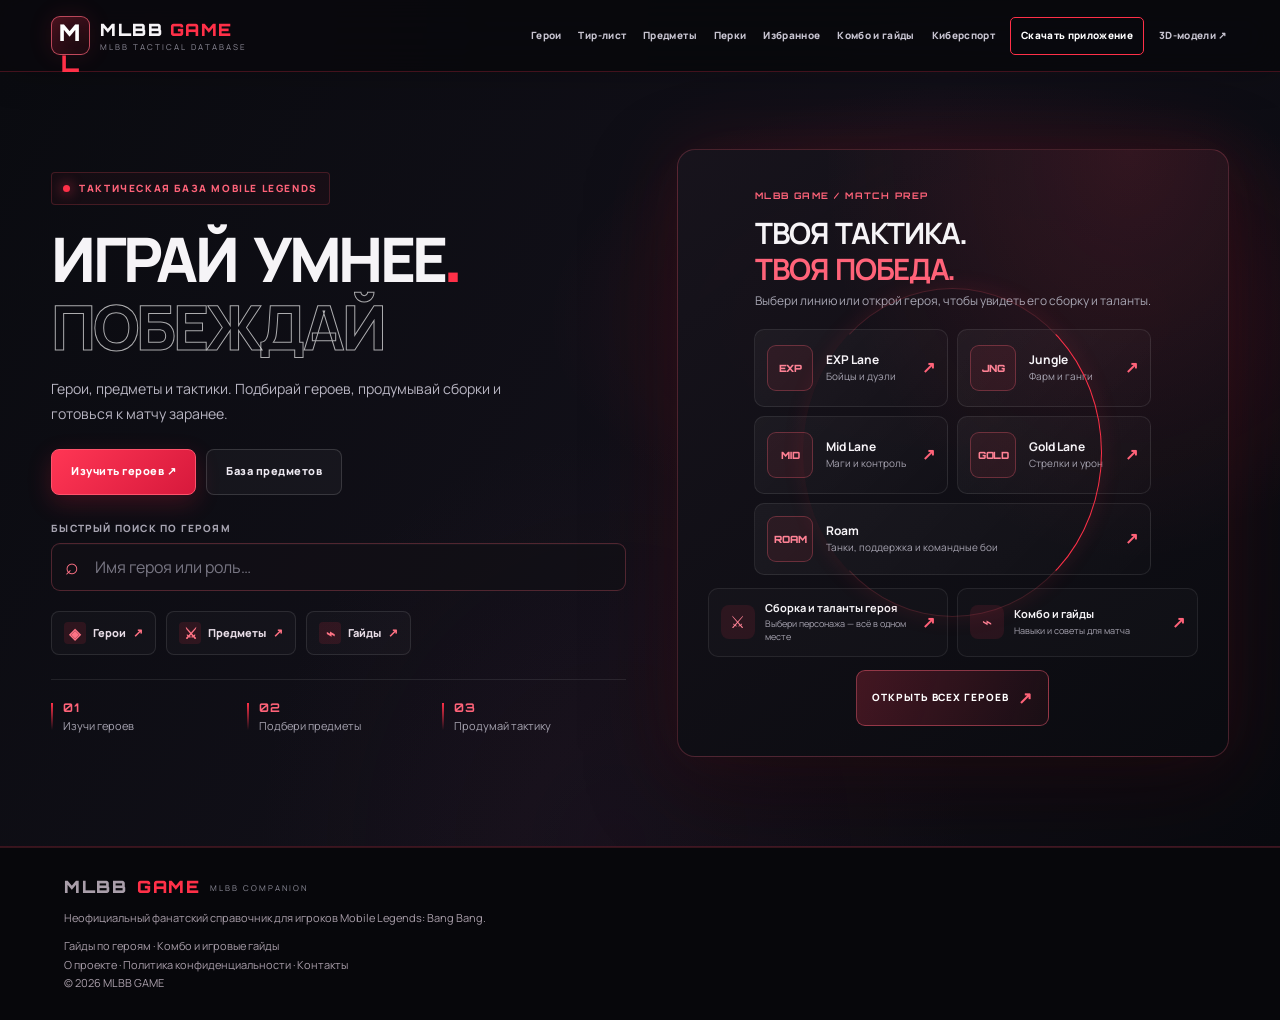
<file: index.html>
<!doctype html>
<html lang="ru">
<head>
  <meta charset="utf-8">
  <meta name="viewport" content="width=device-width,initial-scale=1">
  <meta name="theme-color" content="#09080c">
  <meta name="mobile-web-app-capable" content="yes">
  <meta name="apple-mobile-web-app-capable" content="yes">
  <meta name="apple-mobile-web-app-status-bar-style" content="black-translucent">
  <link rel="manifest" href="manifest.webmanifest?v=2">
  <meta name="color-scheme" content="dark">
  <meta name="google-site-verification" content="r26Y9b_Xno3qT_99X2WC50KTbfL9F_zotZzxkOzpjQU" />
  <meta property="og:type" content="website">
  <meta property="og:locale" content="ru_UA">
  <meta property="og:site_name" content="MLBB Game">
  <meta property="og:title" content="MLBB Game — тактическая база Mobile Legends">
  <meta property="og:description" content="Изучай героев, подбирай сборки, настраивай таланты и тренируй комбо в MLBB Game — неофициальной тактической базе MLBB.">
  <meta property="og:url" content="https://mlbbgame.github.io/Grim-gg-/">
  <meta name="twitter:card" content="summary">
  <link rel="canonical" href="https://mlbbgame.github.io/Grim-gg-/">
  <link rel="icon" href="favicon.svg" type="image/svg+xml">
  <link rel="preconnect" href="https://fonts.googleapis.com">
  <link rel="preconnect" href="https://fonts.gstatic.com" crossorigin>
  <meta name="description" content="MLBB Game — неофициальная тактическая база Mobile Legends: герои по ролям, предметы, сборки, таланты, комбо и гайды.">
  <title>MLBB Game — тактическая база Mobile Legends</title>
  <link rel="stylesheet" href="styles.css?v=60">
  <link rel="stylesheet" href="talents.css?v=11">
  <link rel="stylesheet" href="layout-wide.css?v=18">
  <link rel="stylesheet" href="visual-refresh.css?v=2">
  <link rel="stylesheet" href="premium-update.css?v=8">
  <link rel="stylesheet" href="mobile-optimization.css?v=41">
  <script src="script.js?v=116" defer></script>
  <script src="talents.js?v=23" defer></script>
  <script async src="https://pagead2.googlesyndication.com/pagead/js/adsbygoogle.js?client=ca-pub-6877076026019710" crossorigin="anonymous"></script>
</head>
<body>
<a class="skip-link" href="#main-content">Перейти к содержимому</a>
<header class="site-header">
  <a class="brand" href="?page=home" aria-label="MLBB GAME — главная">
    <span class="brand-symbol">M<span>L</span></span>
    <span>MLBB<span class="red"> GAME</span><small>MLBB TACTICAL DATABASE</small></span>
  </a>
  <button type="button" class="menu-toggle" id="menuToggle" aria-label="Открыть меню" aria-controls="nav" aria-expanded="false">☰</button>
  <nav class="nav" id="nav" aria-label="Основная навигация">
    <a href="?page=heroes">Герои</a>
    <a href="?page=tierlist">Тир-лист</a>
    <a href="?page=items">Предметы</a>
    <a href="?page=perks">Перки</a>
    <a href="?page=favorites">Избранное</a>
    <a href="?page=guides">Комбо и гайды</a>
    <a href="?page=esports">Киберспорт</a>
    <a class="nav-download" href="?page=download">Скачать приложение</a>
    <a href="https://mlbb.tools/models" target="_blank" rel="noopener noreferrer">3D-модели ↗</a>
  </nav>
</header>

<main id="main-content" data-ui-version="grim-mlbb-home-2">
<section class="hero-section" id="home">
  <div class="hero-copy">
    <div class="eyebrow"><span class="live-dot"></span> ТАКТИЧЕСКАЯ БАЗА MOBILE LEGENDS</div>
    <h1>ИГРАЙ УМНЕЕ<span class="red">.</span><br><span class="outline">ПОБЕЖДАЙ</span></h1>
    <p class="hero-desc">Герои, предметы и тактики. Подбирай героев, продумывай сборки и готовься к матчу заранее.</p>
    <div class="hero-actions">
      <a class="btn btn-red" href="?page=heroes">Изучить героев ↗</a>
      <a class="btn btn-ghost" href="?page=items">База предметов</a>
    </div>
    <div class="quick-hero-search" role="search">
      <label for="quickHeroSearch">БЫСТРЫЙ ПОИСК ПО ГЕРОЯМ</label>
      <div class="quick-hero-search-field">
        <input id="quickHeroSearch" type="search" autocomplete="off" placeholder="Имя героя или роль…" aria-label="Быстрый поиск героя" aria-controls="quickHeroResults" aria-autocomplete="list">
      </div>
      <div class="quick-hero-results" id="quickHeroResults" role="listbox" aria-label="Результаты поиска героев" hidden></div>
    </div>
    <nav class="hero-shortcuts" aria-label="Быстрый доступ к разделам">
      <a href="?page=heroes"><span class="shortcut-icon" aria-hidden="true">◈</span> Герои <span aria-hidden="true">↗</span></a>
      <a href="?page=items"><span class="shortcut-icon" aria-hidden="true">⚔</span> Предметы <span aria-hidden="true">↗</span></a>
      <a href="?page=guides"><span class="shortcut-icon" aria-hidden="true">⌁</span> Гайды <span aria-hidden="true">↗</span></a>
    </nav>
    <div class="hero-stats">
      <div><strong>01</strong><span>Изучи героев</span></div>
      <div><strong>02</strong><span>Подбери предметы</span></div>
      <div><strong>03</strong><span>Продумай тактику</span></div>
    </div>
  </div>
  <div class="hero-art home-hub" aria-label="Быстрый доступ к героям и тактике">
    <div class="home-hub-heading">
      <span class="hero-feature-label">MLBB GAME / MATCH PREP</span>
      <h2>ТВОЯ ТАКТИКА.<br><span>ТВОЯ ПОБЕДА.</span></h2>
      <p>Выбери линию или открой героя, чтобы увидеть его сборку и таланты.</p>
    </div>
    <div class="home-lane-grid" aria-label="Разделы по ролям">
      <a class="home-lane-card" href="?page=heroes&amp;role=Боец" data-home-role="Боец"><span class="home-lane-icon">EXP</span><strong>EXP Lane</strong><small>Бойцы и дуэли</small><span class="home-lane-arrow">↗</span></a>
      <a class="home-lane-card" href="?page=heroes&amp;role=Убийца" data-home-role="Убийца"><span class="home-lane-icon">JNG</span><strong>Jungle</strong><small>Фарм и ганги</small><span class="home-lane-arrow">↗</span></a>
      <a class="home-lane-card" href="?page=heroes&amp;role=Маг" data-home-role="Маг"><span class="home-lane-icon">MID</span><strong>Mid Lane</strong><small>Маги и контроль</small><span class="home-lane-arrow">↗</span></a>
      <a class="home-lane-card" href="?page=heroes&amp;role=Стрелок" data-home-role="Стрелок"><span class="home-lane-icon">GOLD</span><strong>Gold Lane</strong><small>Стрелки и урон</small><span class="home-lane-arrow">↗</span></a>
      <a class="home-lane-card home-lane-wide" href="?page=heroes" data-home-role="Все"><span class="home-lane-icon">ROAM</span><strong>Roam</strong><small>Танки, поддержка и командные бои</small><span class="home-lane-arrow">↗</span></a>
    </div>
    <div class="home-feature-links">
      <a class="home-feature-link" href="?page=heroes"><span class="home-feature-mark">⚔</span><span><strong>Сборка и таланты героя</strong><small>Выбери персонажа — всё в одном месте</small></span><span class="home-lane-arrow">↗</span></a>
      <a class="home-feature-link" href="?page=guides"><span class="home-feature-mark">⌁</span><span><strong>Комбо и гайды</strong><small>Навыки и советы для матча</small></span><span class="home-lane-arrow">↗</span></a>
    </div>
    <a class="home-all-heroes" href="?page=heroes">ОТКРЫТЬ ВСЕХ ГЕРОЕВ <span aria-hidden="true">↗</span></a>
  </div>

</section>

<section class="section section-muted" id="heroes">
  <div class="section-heading">
    <div><div class="eyebrow">01 / HERO DATABASE</div><h2>БАЗА <span class="red">ГЕРОЕВ</span></h2></div>
    <p>Ищи персонажей, фильтруй роли и сохраняй любимых.</p>
  </div>
  <input class="search" id="heroSearch" type="search" placeholder="Поиск героя…" aria-label="Поиск героя">
  <div class="filter-row" id="roleFilters">
    <button class="filter active" data-role="Все" data-role-count="Все">Все роли <span class="role-count">0</span></button>
    <button class="filter" data-role="Убийца" data-role-count="Убийца">Убийцы <span class="role-count">0</span></button>
    <button class="filter" data-role="Маг" data-role-count="Маг">Маги <span class="role-count">0</span></button>
    <button class="filter" data-role="Стрелок" data-role-count="Стрелок">Стрелки <span class="role-count">0</span></button>
    <button class="filter" data-role="Боец" data-role-count="Боец">Бойцы <span class="role-count">0</span></button>
    <button class="filter" data-role="Танк" data-role-count="Танк">Танки <span class="role-count">0</span></button>
    <button class="filter" data-role="Поддержка" data-role-count="Поддержка">Поддержка <span class="role-count">0</span></button>
  </div>
  <p class="count" id="heroCount" aria-live="polite" aria-atomic="true"></p>
  <div class="hero-grid" id="heroGrid"><p class="loading">Загружаем базу героев...</p></div>
  <p class="fine-print" id="heroSourceNote">Каталог героев и изображения предоставлены сторонним сообществом. Это неофициальные материалы, которые могут отставать от текущего патча.</p>
</section>


<section class="section section-muted page-hidden" id="hero-detail" aria-live="polite">
  <div class="section-heading">
    <div><div class="eyebrow">HERO INTELLIGENCE / PROFILE</div><h2>ПРОФИЛЬ <span class="red">ГЕРОЯ</span></h2></div>
    <a class="btn btn-ghost" href="?page=heroes">← Все герои</a>
  </div>
  <div id="heroDetailPage"></div>
</section>

<section class="section section-muted" id="tierlist">
  <div class="section-heading">
    <div><div class="eyebrow">02 / HERO TIER LIST</div><h2>ТИР-ЛИСТ <span class="red">ГЕРОЕВ</span></h2></div>
    <p>Ищи героев по имени и фильтруй список по уровню силы и ролям.</p>
  </div>
  <div class="tier-disclaimer">
    <strong>Тир-лист по общей статистике · патч 2.2.16a · 15.10.2026</strong>
    <p>Ранги основаны на статистике по всем рангам и не отражают эффективность героя на каждой отдельной линии. Процент побед не отражает всей картины: на результат влияют сложность героя, составы команд и уровень игроков. <a href="https://mlbbhub.com/tier-list" target="_blank" rel="noopener noreferrer">Источник статистики MLBBHub</a>.</p>
  </div>
  <input class="search tier-search" id="tierSearch" type="search" placeholder="Найти героя в тир-листе…" aria-label="Поиск героя в тир-листе">
  <div class="filter-row tier-filters" id="tierFilters" aria-label="Фильтр по уровню">
    <button class="filter active" data-tier="Все">Все уровни</button>
    <button class="filter" data-tier="S">S — сильные</button>
    <button class="filter" data-tier="A">A — надёжные</button>
    <button class="filter" data-tier="B">B — средний уровень</button>
    <button class="filter" data-tier="C">C — ситуативные выборы</button>
    <button class="filter" data-tier="D">D — слабее в текущем срезе</button>
  </div>
  <div class="filter-row tier-role-filters" id="tierRoleFilters" aria-label="Фильтр по классу героя">
    <button class="filter active" data-tier-role="Все">Все классы</button>
    <button class="filter" data-tier-role="Убийца">Убийцы</button>
    <button class="filter" data-tier-role="Маг">Маги</button>
    <button class="filter" data-tier-role="Стрелок">Стрелки</button>
    <button class="filter" data-tier-role="Боец">Бойцы</button>
    <button class="filter" data-tier-role="Танк">Танки</button>
    <button class="filter" data-tier-role="Поддержка">Поддержка</button>
  </div>
  <p class="count" id="tierCount" aria-live="polite"></p>
  <div class="tier-grid" id="tierGrid"><p class="loading">Подготавливаем тир-лист...</p></div>
  <p class="fine-print">В тир-листе показаны герои, загруженные в базу на этом устройстве. Ранги основаны на общем срезе статистики всех рангов и не являются официальной оценкой разработчика. Перепроверяй рейтинг после крупных обновлений: баланс и эффективность героев могут меняться.</p>
</section>





<section class="section" id="items">
  <div class="section-heading">
    <div><div class="eyebrow">03 / ITEM DATABASE</div><h2>БАЗА <span class="red">ПРЕДМЕТОВ</span></h2></div>
    <p>Изучай назначение предметов и подбирай экипировку с учётом состава соперника.</p>
  </div>
  <input class="search" id="itemSearch" type="search" placeholder="Название или эффект…" aria-label="Поиск предмета">
  <div class="filter-row" id="itemFilters" aria-label="Категория предметов">
    <button class="filter active" data-category="Все">Все</button>
    <button class="filter" data-category="Attack">Физический урон</button>
    <button class="filter" data-category="Magic">Магия</button>
    <button class="filter" data-category="Defense">Защита</button>
    <button class="filter" data-category="Movement">Обувь</button>
    <button class="filter" data-category="Other">Прочее</button>
  </div>
  <p class="filter-caption">Быстрый подбор по задаче</p>
  <div class="filter-row item-purpose-filters" id="itemPurposeFilters" aria-label="Фильтр по назначению предмета">
    <button class="filter active" data-item-purpose="Все">Любое назначение</button>
    <button class="filter" data-item-purpose="Крит">Крит</button>
    <button class="filter" data-item-purpose="Скорость атаки">Скорость атаки</button>
    <button class="filter" data-item-purpose="Пробивание">Пробивание</button>
    <button class="filter" data-item-purpose="Антихил">Против лечения</button>
    <button class="filter" data-item-purpose="Выживаемость">Выживаемость</button>
    <button class="filter" data-item-purpose="Лечение и щиты">Лечение и щиты</button>
    <button class="filter" data-item-purpose="Перезарядка">Перезарядка</button>
  </div>
  <div class="item-tools">
    <label class="item-sort-label" for="itemSort">Сортировка
      <select id="itemSort" class="item-sort">
        <option value="default">По умолчанию</option>
        <option value="name">По названию</option>
        <option value="favorites">Избранное сначала</option>
      </select>
    </label>
    <label class="item-favorites-toggle"><input type="checkbox" id="itemOnlyFavorites"> Только избранное</label>
  </div>
  <p class="count" id="itemCount" aria-live="polite" aria-atomic="true"></p>
  <div class="item-grid" id="itemGrid"></div>
  <p class="fine-print">Описания объясняют назначение предметов. Точные параметры, цены и эффекты проверяй в клиенте игры после обновлений.</p>
</section>

<section class="section" id="perks">
  <div class="section-heading">
    <div><div class="eyebrow">04 / SPELLS & BLESSINGS</div><h2>ПЕРКИ <span class="red">И ЗАКЛИНАНИЯ</span></h2></div>
    <p>Возмездие и его усиления, а также четыре роум-благословения. Роум — это эффект, связанный с обувью, а не отдельная пара ботинок.</p>
  </div>
  <input class="search" id="perkSearch" type="search" placeholder="Поиск заклинания или эффекта…" aria-label="Поиск заклинания или эффекта">
  <div class="filter-row" id="perkFilters">
    <button class="filter active" data-perk-category="Все">Все</button>
    <button class="filter" data-perk-category="Jungle">Возмездие</button>
    <button class="filter" data-perk-category="Roam">Роум</button>
  </div>
  <p class="count" id="perkCount" aria-live="polite" aria-atomic="true"></p>
  <div class="item-grid" id="perkGrid"></div>
  <p class="fine-print">Названия и эффекты могут меняться после обновлений MLBB. Сверяй детали с актуальной версией игры.</p>
</section>

<section class="section section-muted" id="builds">
  <div class="section-heading">
    <div><div class="eyebrow">05 / BUILD LAB</div><h2>СБОРКИ <span class="red">И ТАЛАНТЫ</span></h2></div>
    <p>Каталог сборок для всех загруженных героев. Выбирай роль, находи персонажа и открывай варианты экипировки, эмблем и боевых заклинаний.</p>
  </div>
  <div class="build-hero-picker">
    <div class="build-hero-picker-heading"><h3>ВСЕ ГЕРОИ</h3><span>Выбери любого персонажа — сборка и таланты откроются ниже</span></div>
    <label class="build-hero-picker-search-label" for="buildHeroPickerSearch">Найти героя в каталоге</label>
    <input class="search build-hero-picker-search" id="buildHeroPickerSearch" type="search" autocomplete="off" placeholder="Например: Клинт, Фанни, Кадита…" aria-label="Поиск героя в списке сборок и талантов">
    <p class="build-hero-picker-count" id="buildHeroPickerCount" aria-live="polite">Загружаем список героев…</p>
    <div class="build-hero-avatars" id="buildHeroAvatars" aria-label="Все герои для выбора сборки и талантов"></div>
  </div>
  <input class="search build-search" id="buildSearch" type="search" placeholder="Найти героя для сборки…" aria-label="Поиск героя для сборки">
  <div class="filter-row" id="buildFilters" aria-label="Фильтр сборок по роли">
    <button class="filter active" data-build-role="Все">Все роли</button>
    <button class="filter" data-build-role="Убийца">Убийцы</button>
    <button class="filter" data-build-role="Маг">Маги</button>
    <button class="filter" data-build-role="Стрелок">Стрелки</button>
    <button class="filter" data-build-role="Боец">Бойцы</button>
    <button class="filter" data-build-role="Танк">Танки</button>
    <button class="filter" data-build-role="Поддержка">Поддержка</button>
  </div>
  <p class="count" id="buildCount" aria-live="polite"></p>
  <div class="build-grid" id="buildGrid"></div>
  <p class="fine-print">Для героев без индивидуальной карточки используется стартовый шаблон по роли. Он помечен отдельно и не выдаётся за проверенную мета-сборку. Актуальность предметов и талантов зависит от патча и состава соперника.</p>
</section>

<section class="section" id="favorites">
  <div class="section-heading">
    <div><div class="eyebrow">06 / YOUR COLLECTION</div><h2>МОЁ <span class="red">ИЗБРАННОЕ</span></h2></div>
    <p>Герои и предметы, которые ты добавил в избранное на этом устройстве.</p>
  </div>
  <div class="filter-row">
    <button class="filter active" id="favHeroesTab">Герои</button>
    <button class="filter" id="favItemsTab">Предметы</button>
  </div>
  <div class="hero-grid" id="favoritesGrid"></div>
  <p class="fine-print">Избранное хранится локально в браузере этого устройства.</p>
</section>

<section class="section section-muted" id="guides">
  <div class="section-heading">
    <div><div class="eyebrow">07 / SKILL LAB</div><h2>КОМБО <span class="red">И ГАЙДЫ</span></h2></div>
    <p>Пошаговые последовательности навыков и короткие игровые подсказки. Выбирай героя и тренируй комбо в своём темпе.</p>
  </div>
  <div class="combo-intro">
    <div class="combo-intro-mark" aria-hidden="true">⌁</div>
    <div><strong>ТРЕНИРУЙ ПОРЯДОК, А НЕ ПРОСТО НАЖАТИЯ</strong><p>Сначала отработай последовательность без спешки, затем добавляй перемещение, базовые атаки и выбор цели.</p></div>
  </div>
  <label class="combo-search-label" for="comboSearch">Найти героя или ситуацию</label>
  <input class="search combo-search" id="comboSearch" type="search" placeholder="Например, Фанни или контроль..." aria-label="Поиск комбо по герою или ситуации">
  <div class="filter-row combo-filters" id="comboFilters" aria-label="Фильтр комбо по роли">
    <button class="filter active" data-combo-role="Все">Все комбо</button>
    <button class="filter" data-combo-role="Убийца">Убийцы</button>
    <button class="filter" data-combo-role="Маг">Маги</button>
    <button class="filter" data-combo-role="Стрелок">Стрелки</button>
    <button class="filter" data-combo-role="Танк">Танки</button>
    <button class="filter" data-combo-role="Поддержка">Поддержка</button>
  </div>
  <p class="count" id="comboCount" aria-live="polite"></p>
  <div class="combo-grid" id="comboGrid"></div>
  <div class="guide-grid combo-basics">
    <article class="guide-card"><span class="guide-num">GUIDE_001</span><h3>ПЕРЕД ВХОДОМ В БОЙ</h3><p>Проверь мини-карту и положение союзников. Если у противника готовы ключевые навыки контроля, не вступай в бой без плана отхода.</p></article>
    <article class="guide-card"><span class="guide-num">GUIDE_002</span><h3>ПОСЛЕ КОМБО</h3><p>Не стой на месте ради ещё одной атаки. Оцени здоровье, доступные навыки и соотношение сил команд, затем реши, продолжать бой или отступить.</p></article>
    <article class="guide-card"><span class="guide-num">GUIDE_003</span><h3>ТРЕНИРУЙ ПО ЧАСТЯМ</h3><p>Повтори порядок навыков отдельно, затем добавь перемещение и базовые атаки. Стабильное выполнение комбинации полезнее, чем случайные быстрые нажатия.</p></article>
    <article class="guide-card"><span class="guide-num">GUIDE_004</span><h3>АДАПТИРУЙСЯ К МАТЧУ</h3><p>Комбо — это ориентир, а не обязательная цепочка. Против контроля, мобильных героев или нескольких соперников порядок действий может меняться.</p></article>
  </div>
  <p class="fine-print">Комбо MLBB Game — учебные ориентиры, а не официальные рекомендации разработчика. Названия и эффекты навыков, а также оптимальный порядок могут меняться после обновлений.</p>
</section>

<section class="section esports-section" id="esports">
  <div class="section-heading">
    <div><div class="eyebrow">08 / MLBB ESPORTS</div><h2>НОВОСТИ <span class="red">КИБЕРСПОРТА</span></h2></div>
    <p>Новости профессиональных команд, результаты турниров и ссылки на официальные расписания.</p>
  </div>
  <div class="esports-feature">
    <div class="esports-feature-mark" aria-hidden="true">GG<span>///</span></div>
    <div class="esports-feature-copy" id="esportsFeaturedNews">
      <span class="esports-tag">ПОСЛЕДНЯЯ НОВОСТЬ</span>
      <h3>Загружаем свежие новости MLBB…</h3>
      <p>Проверяем официальный новостной источник MOONTON Games.</p>
      <div class="esports-meta" id="esportsLastUpdated">Автоматическое обновление включено</div>
      <a class="esports-link" href="https://en.moonton.com/news/index.html" target="_blank" rel="noopener noreferrer">Открыть все новости ↗</a>
    </div>
  </div>
  <section class="esports-matches" aria-labelledby="esportsMatchesTitle">
    <div class="esports-subheading">
      <div><div class="eyebrow">MATCH CENTER / MPL PH S18</div><h3 id="esportsMatchesTitle">БЛИЖАЙШИЕ <span class="red">СОБЫТИЯ</span></h3></div>
      <span class="esports-match-note">Точное время и пары проверяй у организатора</span>
    </div>
    <div class="esports-match-grid">
      <article class="esports-match-card">
        <span class="esports-match-date">21 ОКТЯБРЯ</span>
        <div class="esports-versus"><strong>MPL PH S18</strong><span>•</span><strong>ПЛЕЙ-ОФФ</strong></div>
        <span class="esports-match-stage">Начало официального периода плей-офф · PhilSports Arena</span>
      </article>
      <article class="esports-match-card">
        <span class="esports-match-date">22 ОКТЯБРЯ</span>
        <div class="esports-versus"><strong>MPL PH S18</strong><span>•</span><strong>ПЛЕЙ-ОФФ</strong></div>
        <span class="esports-match-stage">Продолжение турнира · точные пары и время проверяй у организатора</span>
      </article>
      <article class="esports-match-card">
        <span class="esports-match-date">23–24 ОКТЯБРЯ</span>
        <div class="esports-versus"><strong>MPL PH S18</strong><span>•</span><strong>ПЛЕЙ-ОФФ</strong></div>
        <span class="esports-match-stage">Продолжение турнира · следи за официальной сеткой</span>
      </article>
      <article class="esports-match-card">
        <span class="esports-match-date">25 ОКТЯБРЯ</span>
        <div class="esports-versus"><strong>MPL PH S18</strong><span>•</span><strong>ФИНАЛЬНЫЙ ДЕНЬ</strong></div>
        <span class="esports-match-stage">Завершение плей-офф по официальному расписанию</span>
      </article>
    </div>
    <a class="esports-link" href="https://ph-mpl.com/schedule" target="_blank" rel="noopener noreferrer">Проверить актуальное расписание и результаты ↗</a>
    <p class="fine-print">Организатор может менять расписание. Мы не публикуем неподтверждённые пары и время матчей. Проверяй данные на официальной странице лиги.</p>
  </section>
  <div class="esports-grid" id="esportsNewsGrid" aria-live="polite">
    <article class="esports-card"><h3>Загружаем новости…</h3><p>Лента обновляется автоматически.</p></article>
  </div>
  <div class="esports-footer">
    <div><strong>Нужны ещё матчи?</strong><p>Расписание и результаты могут меняться. Проверяй время и счёт в источнике организатора.</p></div>
    <div class="esports-footer-links">
      <button class="btn btn-ghost" id="refreshEsportsNews" type="button">Обновить ленту ↻</button>
      <a class="btn btn-ghost" href="https://ph-mpl.com/schedule" target="_blank" rel="noopener noreferrer">MPL Philippines ↗</a>
      <a class="btn btn-red" href="https://esports.mobilelegends.com/" target="_blank" rel="noopener noreferrer">Официальный MLBB Esports ↗</a>
    </div>
  </div>
  <p class="fine-print esports-disclaimer">MLBB Game — фанатский справочный проект, не связанный с MOONTON Games. Мы используем официальные публикации MOONTON Games и страницы организаторов. Расписание и результаты могут обновляться с задержкой, поэтому проверяй данные по ссылкам на организаторов.</p>
</section>

<section class="section download-section page-hidden" id="download">
  <div class="section-heading">
    <div><div class="eyebrow">09 / INSTALL MLBB GAME</div><h2>MLBB GAME <span class="red">НА ТВОЁМ ТЕЛЕФОНЕ</span></h2></div>
    <p>Установи тактическую базу на главный экран и открывай её как отдельное приложение.</p>
  </div>
  <div class="download-intro">
    <span class="download-app-mark" aria-hidden="true">M<span>L</span></span>
    <div><h3>Твой помощник по MLBB — всегда под рукой</h3><p>Герои, сборки, таланты и гайды. После предварительной загрузки сайт поддерживает офлайн-режим.</p></div>
  </div>
  <div class="download-platform-grid">
    <article class="download-platform-card" id="downloadAndroid">
      <div class="download-platform-icon" aria-hidden="true">ANDROID</div>
      <h3>Для Android</h3>
      <p>Открой MLBB Game в Chrome и установи его на главный экран. Если браузер поддерживает быструю установку, кнопка ниже запустит её.</p>
      <button class="btn btn-red download-install-button" type="button" id="installAndroidApp">Установить на Android</button>
      <ol class="download-steps">
        <li>Открой этот сайт в Google Chrome.</li>
        <li>Нажми «Установить приложение», если появится предложение. Если нет — открой меню <strong>⋮</strong> и выбери «Установить приложение» или «Добавить на главный экран».</li>
        <li>Подтверди установку и запускай MLBB Game с иконки.</li>
      </ol>
    </article>
    <article class="download-platform-card" id="downloadApple">
      <div class="download-platform-icon" aria-hidden="true">iOS</div>
      <h3>Для iPhone</h3>
      <p>На iPhone MLBB Game устанавливается с помощью Safari — отдельный APK или скачивание из App Store для этого сайта не нужны.</p>
      <ol class="download-steps">
        <li>Открой MLBB Game в браузере <strong>Safari</strong>.</li>
        <li>Нажми кнопку «Поделиться» — значок квадрата со стрелкой вверх.</li>
        <li>Выбери «На экран Домой» (при необходимости — «Ещё»), затем нажми «Добавить».</li>
      </ol>
    </article>
  </div>
  <p class="download-status" id="installStatus" role="status" aria-live="polite">MLBB Game устанавливается с этого сайта. Установка добавляет ярлык сайта на главный экран и не удаляет данные браузера.</p>
  <p class="fine-print">MLBB Game — неофициальный фанатский справочник Mobile Legends: Bang Bang. Это веб-приложение (PWA), а не отдельный APK и не приложение из App Store. Для первоначальной загрузки и обновления данных нужен интернет.</p>
  <div class="download-footer-actions"><a class="btn btn-ghost" href="./">Открыть сайт</a><button class="btn btn-ghost" type="button" id="copySiteLink">Скопировать ссылку</button></div>
</section>

<section class="join-banner">
  <div><div class="eyebrow">YOUR NEXT MATCH STARTS HERE</div><h2>ТАКТИКА — ТВОЁ <span class="red">ПРЕИМУЩЕСТВО.</span></h2><p>Возвращайся в MLBB Game перед следующим матчем.</p></div>
  <a class="btn btn-red" href="?page=home">Наверх ↑</a>
</section>
</main>

<footer class="footer">
  <a class="brand brand-small" href="?page=home">MLBB<span class="red"> GAME</span><small>MLBB COMPANION</small></a>
  <p>Неофициальный фанатский справочник для игроков Mobile Legends: Bang Bang.</p>
  <nav aria-label="Разделы сайта"><a href="hero-guide/">Гайды по героям</a> · <a href="combo-guides/">Комбо и игровые гайды</a></nav>
  <nav aria-label="Информация о сайте"><a href="about.html">О проекте</a> · <a href="privacy.html">Политика конфиденциальности</a> · <a href="contact.html">Контакты</a></nav>
  <span>© <span id="year"></span> MLBB GAME</span>
</footer>
<div class="hero-detail-modal" id="heroDetailModal" hidden>
  <div class="hero-detail-backdrop" data-close-hero></div>
  <section class="hero-detail-modal-card" role="dialog" aria-modal="true" aria-labelledby="heroDetailModalTitle">
    <button class="hero-detail-close" type="button" data-close-hero aria-label="Закрыть профиль героя">×</button>
    <div id="heroDetailModalContent"></div>
  </section>
</div>
<div class="build-modal" id="buildModal" hidden>
  <div class="build-modal-backdrop" data-close-build></div>
  <section class="build-modal-card" role="dialog" aria-modal="true" aria-labelledby="buildModalTitle">
    <button class="build-modal-close" type="button" data-close-build aria-label="Закрыть сборку">×</button>
    <div class="eyebrow">MLBB GAME / HERO BUILD</div>
    <div id="buildModalContent"></div>
  </section>
</div>
<div class="toast" id="toast" role="status" aria-live="polite"></div>
<button type="button" class="back-to-top" id="backToTop" aria-label="Вернуться наверх" title="Наверх" hidden>↑</button>
  <script>
    if ("serviceWorker" in navigator) {
      window.addEventListener("load", () => {
        navigator.serviceWorker.register("./sw.js?v=15", { scope: "./" })
          .catch((error) => console.warn("MLBB Game: service worker registration failed", error));
      });
    }
  </script>
</body>
</html>
</file>
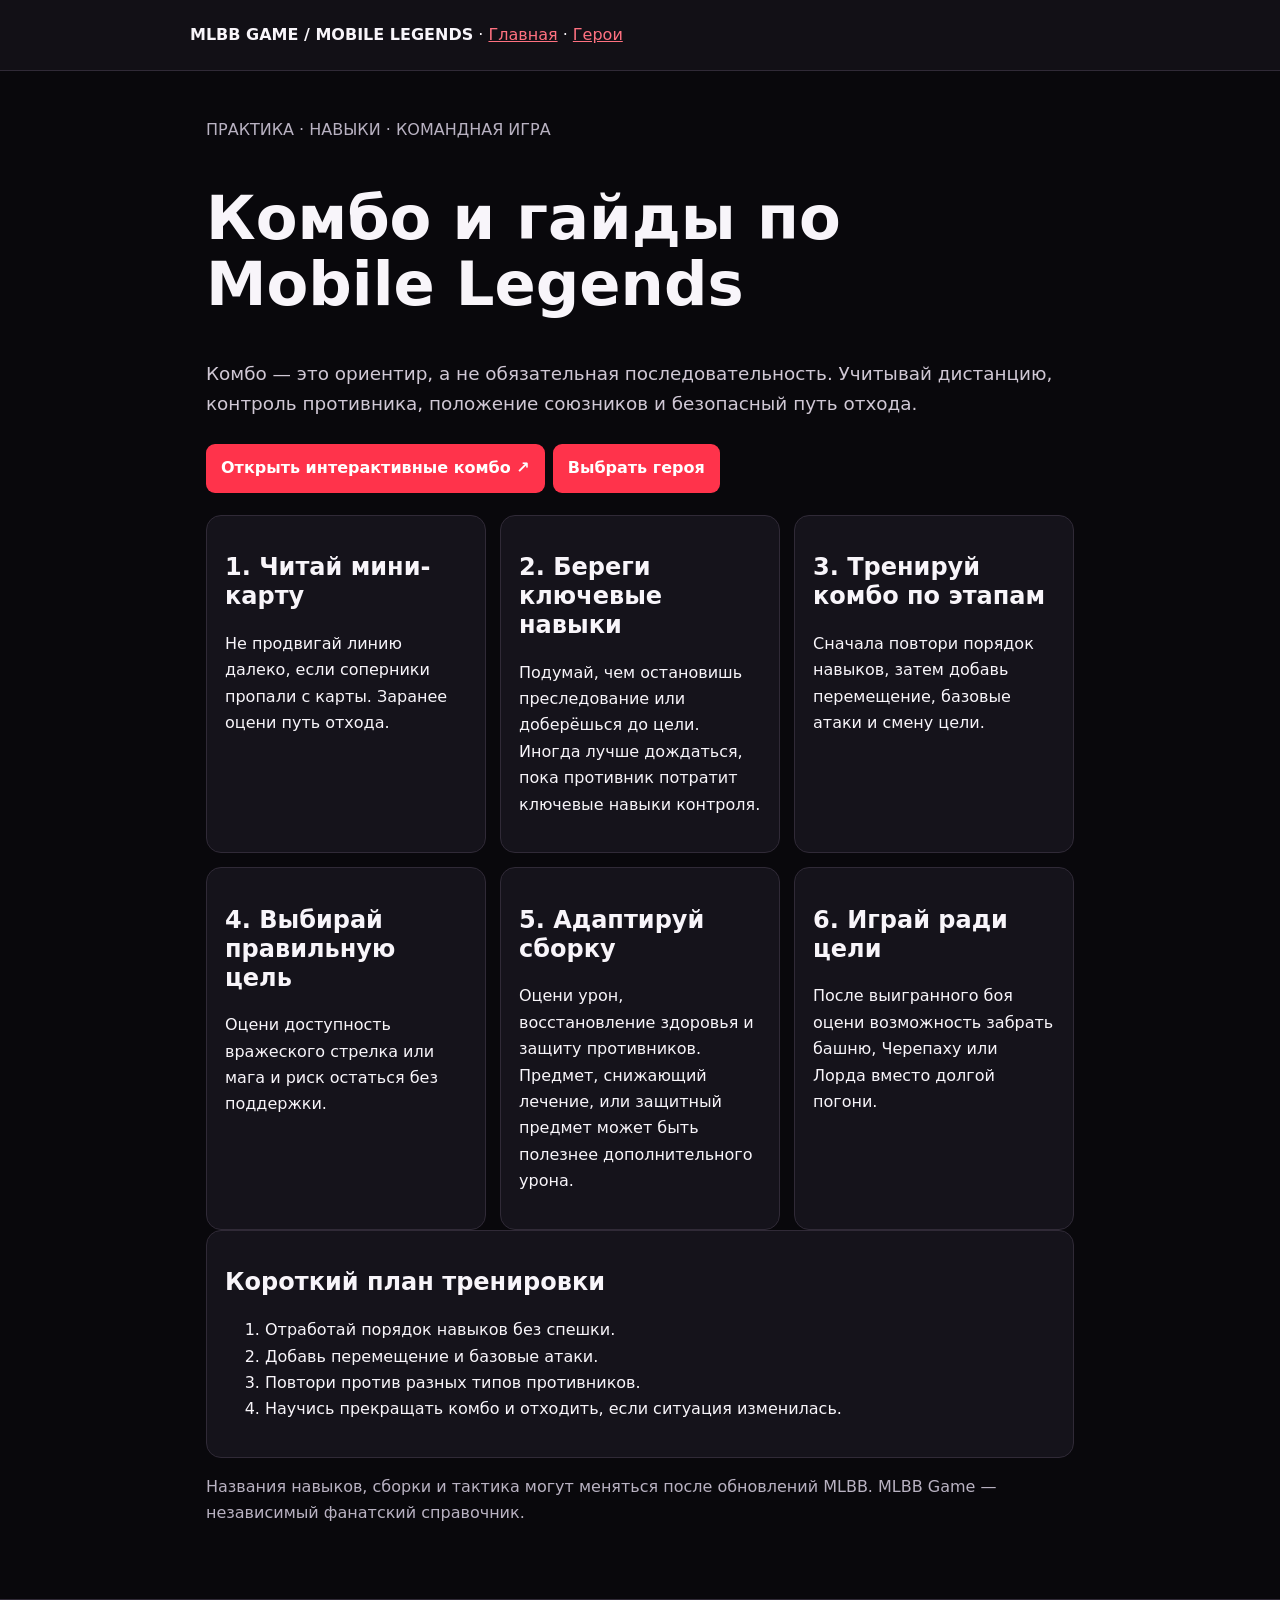
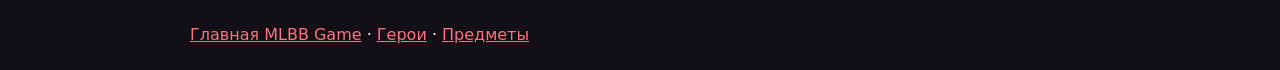
<file: combo-guides/index.html>
<!doctype html>
<html lang="ru">
<head>
<meta charset="utf-8">
<meta name="viewport" content="width=device-width,initial-scale=1">
<meta name="description" content="Практические гайды Mobile Legends: комбо навыков, мини-карта, позиционирование и командные бои. MLBB Game.">
<meta name="robots" content="index,follow">
<link rel="canonical" href="https://mlbbgame.github.io/Grim-gg-/combo-guides/">
<meta property="og:type" content="website">
<meta property="og:title" content="Комбо и гайды Mobile Legends — MLBB Game">
<meta property="og:description" content="Советы по комбо, позиционированию и командным боям в Mobile Legends.">
<meta property="og:url" content="https://mlbbgame.github.io/Grim-gg-/combo-guides/">
<title>Комбо и гайды Mobile Legends — MLBB Game</title>
<style>
:root{color-scheme:dark}*{box-sizing:border-box}body{margin:0;background:#09080c;color:#f8f5fa;font:16px/1.65 system-ui,sans-serif}header,footer{padding:22px max(16px,calc((100% - 900px)/2));background:#121016;border-bottom:1px solid #302a37}footer{border-top:1px solid #302a37;border-bottom:0}main{max-width:900px;margin:auto;padding:30px 16px 56px}a{color:#ff7180}h1{font-size:clamp(2rem,7vw,3.8rem);line-height:1.1}h2{line-height:1.2}.lead{font-size:1.15rem;color:#d0c8d5}.grid{display:grid;grid-template-columns:repeat(auto-fit,minmax(min(100%,240px),1fr));gap:14px}.card{background:#15131b;border:1px solid #302a37;border-radius:15px;padding:18px}.button{display:inline-block;background:#ff334b;color:white;text-decoration:none;font-weight:800;padding:11px 15px;border-radius:9px;margin:6px 8px 6px 0}.muted{color:#b9b2c2}
</style>
</head>
<body>
<header><strong>MLBB GAME / MOBILE LEGENDS</strong> · <a href="../">Главная</a> · <a href="../hero-guide/">Герои</a></header>
<main>
<p class="muted">ПРАКТИКА · НАВЫКИ · КОМАНДНАЯ ИГРА</p>
<h1>Комбо и гайды по Mobile Legends</h1>
<p class="lead">Комбо — это ориентир, а не обязательная последовательность. Учитывай дистанцию, контроль противника, положение союзников и безопасный путь отхода.</p>
<p><a class="button" href="../?page=guides">Открыть интерактивные комбо ↗</a><a class="button" href="../hero-guide/">Выбрать героя</a></p>
<div class="grid">
<article class="card"><h2>1. Читай мини-карту</h2><p>Не продвигай линию далеко, если соперники пропали с карты. Заранее оцени путь отхода.</p></article>
<article class="card"><h2>2. Береги ключевые навыки</h2><p>Подумай, чем остановишь преследование или доберёшься до цели. Иногда лучше дождаться, пока противник потратит ключевые навыки контроля.</p></article>
<article class="card"><h2>3. Тренируй комбо по этапам</h2><p>Сначала повтори порядок навыков, затем добавь перемещение, базовые атаки и смену цели.</p></article>
<article class="card"><h2>4. Выбирай правильную цель</h2><p>Оцени доступность вражеского стрелка или мага и риск остаться без поддержки.</p></article>
<article class="card"><h2>5. Адаптируй сборку</h2><p>Оцени урон, восстановление здоровья и защиту противников. Предмет, снижающий лечение, или защитный предмет может быть полезнее дополнительного урона.</p></article>
<article class="card"><h2>6. Играй ради цели</h2><p>После выигранного боя оцени возможность забрать башню, Черепаху или Лорда вместо долгой погони.</p></article>
</div>
<section class="card"><h2>Короткий план тренировки</h2><ol><li>Отработай порядок навыков без спешки.</li><li>Добавь перемещение и базовые атаки.</li><li>Повтори против разных типов противников.</li><li>Научись прекращать комбо и отходить, если ситуация изменилась.</li></ol></section>
<p class="muted">Названия навыков, сборки и тактика могут меняться после обновлений MLBB. MLBB Game — независимый фанатский справочник.</p>
</main>
<footer><a href="../">Главная MLBB Game</a> · <a href="../hero-guide/">Герои</a> · <a href="../?page=items">Предметы</a></footer>
</body></html>
</file>
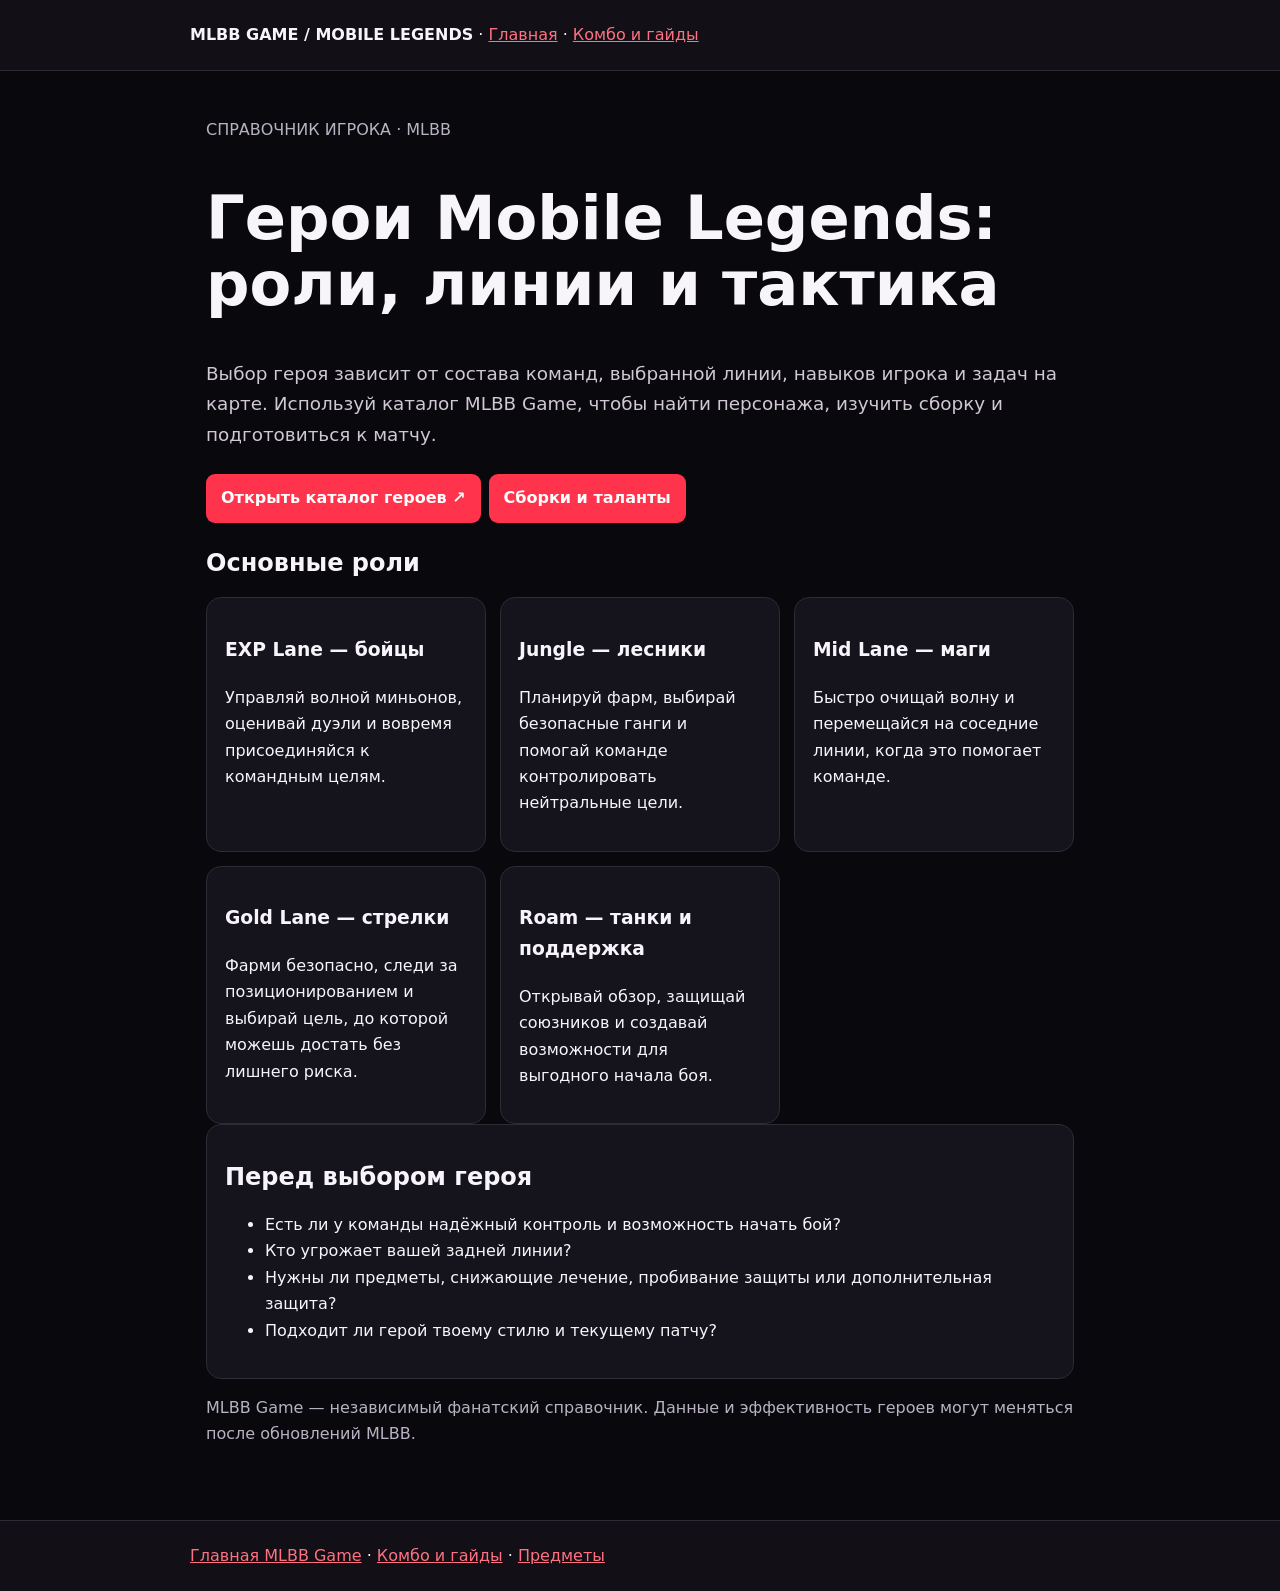
<file: hero-guide/index.html>
<!doctype html>
<html lang="ru">
<head>
<meta charset="utf-8">
<meta name="viewport" content="width=device-width,initial-scale=1">
<meta name="description" content="Справочник героев Mobile Legends: роли, линии, выбор персонажа и тактика команды. MLBB Game.">
<meta name="robots" content="index,follow">
<link rel="canonical" href="https://mlbbgame.github.io/Grim-gg-/hero-guide/">
<meta property="og:type" content="website">
<meta property="og:title" content="Герои Mobile Legends — MLBB Game">
<meta property="og:description" content="Роли, линии и тактика героев Mobile Legends в справочнике MLBB Game.">
<meta property="og:url" content="https://mlbbgame.github.io/Grim-gg-/hero-guide/">
<title>Герои Mobile Legends — MLBB Game</title>
<style>
:root{color-scheme:dark}*{box-sizing:border-box}body{margin:0;background:#09080c;color:#f8f5fa;font:16px/1.65 system-ui,sans-serif}header,footer{padding:22px max(16px,calc((100% - 900px)/2));background:#121016;border-bottom:1px solid #302a37}footer{border-top:1px solid #302a37;border-bottom:0}main{max-width:900px;margin:auto;padding:30px 16px 56px}a{color:#ff7180}h1{font-size:clamp(2rem,7vw,3.8rem);line-height:1.1}h2{line-height:1.2}.lead{font-size:1.15rem;color:#d0c8d5}.grid{display:grid;grid-template-columns:repeat(auto-fit,minmax(min(100%,240px),1fr));gap:14px}.card{background:#15131b;border:1px solid #302a37;border-radius:15px;padding:18px}.button{display:inline-block;background:#ff334b;color:white;text-decoration:none;font-weight:800;padding:11px 15px;border-radius:9px;margin:6px 8px 6px 0}.muted{color:#b9b2c2}
</style>
</head>
<body>
<header><strong>MLBB GAME / MOBILE LEGENDS</strong> · <a href="../">Главная</a> · <a href="../combo-guides/">Комбо и гайды</a></header>
<main>
<p class="muted">СПРАВОЧНИК ИГРОКА · MLBB</p>
<h1>Герои Mobile Legends: роли, линии и тактика</h1>
<p class="lead">Выбор героя зависит от состава команд, выбранной линии, навыков игрока и задач на карте. Используй каталог MLBB Game, чтобы найти персонажа, изучить сборку и подготовиться к матчу.</p>
<p><a class="button" href="../?page=heroes">Открыть каталог героев ↗</a><a class="button" href="../?page=builds">Сборки и таланты</a></p>
<h2>Основные роли</h2>
<div class="grid">
<article class="card"><h3>EXP Lane — бойцы</h3><p>Управляй волной миньонов, оценивай дуэли и вовремя присоединяйся к командным целям.</p></article>
<article class="card"><h3>Jungle — лесники</h3><p>Планируй фарм, выбирай безопасные ганги и помогай команде контролировать нейтральные цели.</p></article>
<article class="card"><h3>Mid Lane — маги</h3><p>Быстро очищай волну и перемещайся на соседние линии, когда это помогает команде.</p></article>
<article class="card"><h3>Gold Lane — стрелки</h3><p>Фарми безопасно, следи за позиционированием и выбирай цель, до которой можешь достать без лишнего риска.</p></article>
<article class="card"><h3>Roam — танки и поддержка</h3><p>Открывай обзор, защищай союзников и создавай возможности для выгодного начала боя.</p></article>
</div>
<section class="card"><h2>Перед выбором героя</h2><ul><li>Есть ли у команды надёжный контроль и возможность начать бой?</li><li>Кто угрожает вашей задней линии?</li><li>Нужны ли предметы, снижающие лечение, пробивание защиты или дополнительная защита?</li><li>Подходит ли герой твоему стилю и текущему патчу?</li></ul></section>
<p class="muted">MLBB Game — независимый фанатский справочник. Данные и эффективность героев могут меняться после обновлений MLBB.</p>
</main>
<footer><a href="../">Главная MLBB Game</a> · <a href="../combo-guides/">Комбо и гайды</a> · <a href="../?page=items">Предметы</a></footer>
</body></html>
</file>
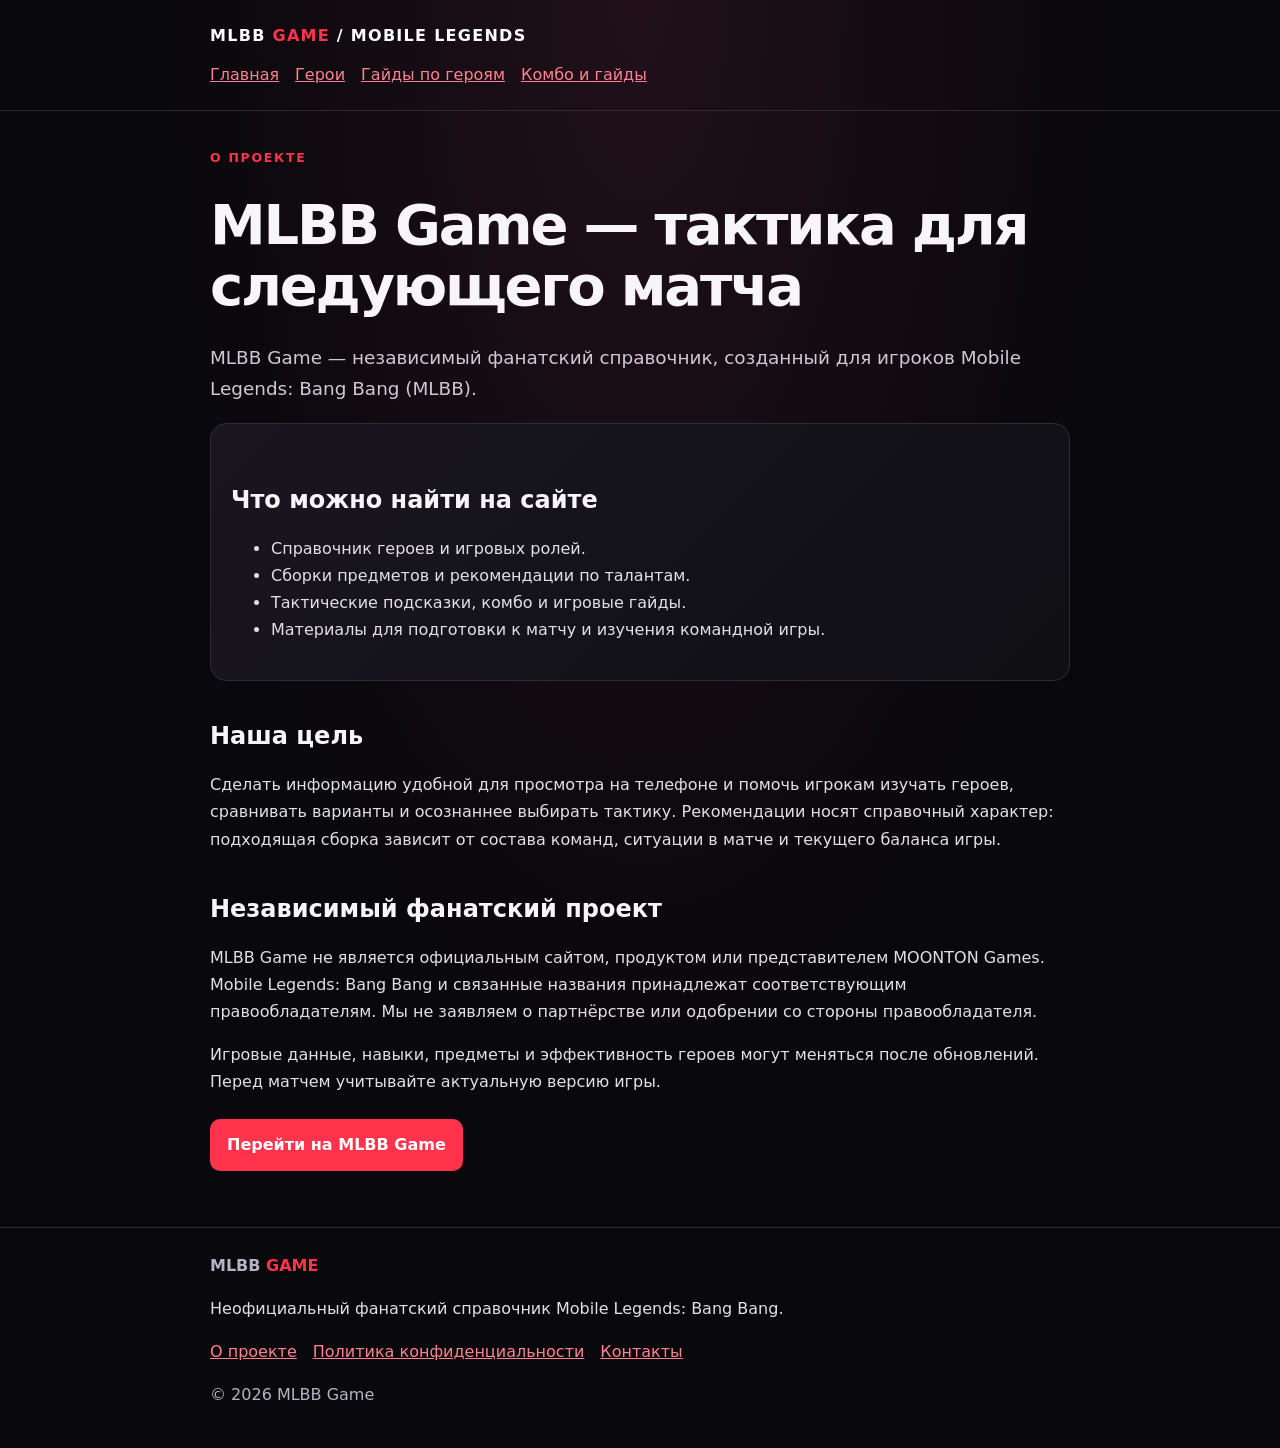
<file: about.html>
<!doctype html>
<html lang="ru">
<head>
<meta charset="utf-8">
<meta name="viewport" content="width=device-width,initial-scale=1">
<meta name="description" content="О MLBB Game — независимом фанатском справочнике по героям, сборкам, талантам и тактике Mobile Legends: Bang Bang.">
<meta name="robots" content="index,follow">
<link rel="canonical" href="https://mlbbgame.github.io/Grim-gg-/about.html">
<meta name="theme-color" content="#09080c">
<meta property="og:type" content="website">
<meta property="og:site_name" content="MLBB Game">
<meta property="og:title" content="О проекте MLBB Game">
<meta property="og:description" content="О MLBB Game — независимом фанатском справочнике по героям, сборкам, талантам и тактике Mobile Legends: Bang Bang.">
<title>О проекте MLBB Game</title>
<style>
:root{color-scheme:dark;--bg:#09080c;--panel:#15131b;--line:#302a37;--red:#ff334b;--muted:#b9b2c2}*{box-sizing:border-box}body{margin:0;background:radial-gradient(ellipse at top,#21101a 0,#09080c 52%);color:#f8f5fa;font:16px/1.7 system-ui,-apple-system,Segoe UI,sans-serif}.wrap{width:min(100% - 32px,860px);margin:auto}.top{padding:22px 0;border-bottom:1px solid var(--line)}.brand{font-weight:900;letter-spacing:.08em;color:#fff;text-decoration:none}.brand span{color:var(--red)}nav{display:flex;gap:16px;flex-wrap:wrap;margin-top:12px}a{color:#ff8290}main{padding:36px 0 56px}h1{font-size:clamp(2rem,7vw,3.5rem);line-height:1.1;letter-spacing:-.04em;margin:.45em 0}h2{line-height:1.25;margin-top:1.7em}p,li{color:#e3dfe8}.lead{font-size:1.15rem;color:#d0c8d5}.panel{background:linear-gradient(135deg,#191620,#100f14);border:1px solid var(--line);border-radius:16px;padding:20px;margin:18px 0}.eyebrow{color:var(--red);font-size:.78rem;font-weight:800;letter-spacing:.14em}.muted,small{color:var(--muted)}footer{border-top:1px solid var(--line);padding:24px 0;color:var(--muted)}.btn{display:inline-block;background:var(--red);color:#fff;text-decoration:none;font-weight:800;border-radius:10px;padding:12px 17px;margin:8px 8px 0 0}.btn.secondary{background:transparent;border:1px solid #57414b}code{overflow-wrap:anywhere}
</style>
</head>
<body>
<header class="top"><div class="wrap"><a class="brand" href="./">MLBB<span> GAME</span> / MOBILE LEGENDS</a><nav aria-label="Основная навигация"><a href="./">Главная</a><a href="./?page=heroes">Герои</a><a href="./hero-guide/">Гайды по героям</a><a href="./combo-guides/">Комбо и гайды</a></nav></div></header>
<main class="wrap"><div class="eyebrow">О ПРОЕКТЕ</div><h1>MLBB Game — тактика для следующего матча</h1><p class="lead">MLBB Game — независимый фанатский справочник, созданный для игроков Mobile Legends: Bang Bang (MLBB).</p><section class="panel"><h2>Что можно найти на сайте</h2><ul><li>Справочник героев и игровых ролей.</li><li>Сборки предметов и рекомендации по талантам.</li><li>Тактические подсказки, комбо и игровые гайды.</li><li>Материалы для подготовки к матчу и изучения командной игры.</li></ul></section><h2>Наша цель</h2><p>Сделать информацию удобной для просмотра на телефоне и помочь игрокам изучать героев, сравнивать варианты и осознаннее выбирать тактику. Рекомендации носят справочный характер: подходящая сборка зависит от состава команд, ситуации в матче и текущего баланса игры.</p><h2>Независимый фанатский проект</h2><p>MLBB Game не является официальным сайтом, продуктом или представителем MOONTON Games. Mobile Legends: Bang Bang и связанные названия принадлежат соответствующим правообладателям. Мы не заявляем о партнёрстве или одобрении со стороны правообладателя.</p><p>Игровые данные, навыки, предметы и эффективность героев могут меняться после обновлений. Перед матчем учитывайте актуальную версию игры.</p><a class="btn" href="./">Перейти на MLBB Game</a></main>
<footer><div class="wrap"><strong>MLBB<span style="color:var(--red)"> GAME</span></strong><p>Неофициальный фанатский справочник Mobile Legends: Bang Bang.</p><nav aria-label="Информация о сайте"><a href="./about.html">О проекте</a><a href="./privacy.html">Политика конфиденциальности</a><a href="./contact.html">Контакты</a></nav><p class="muted">© 2026 MLBB Game</p></div></footer>
</body></html>
</file>
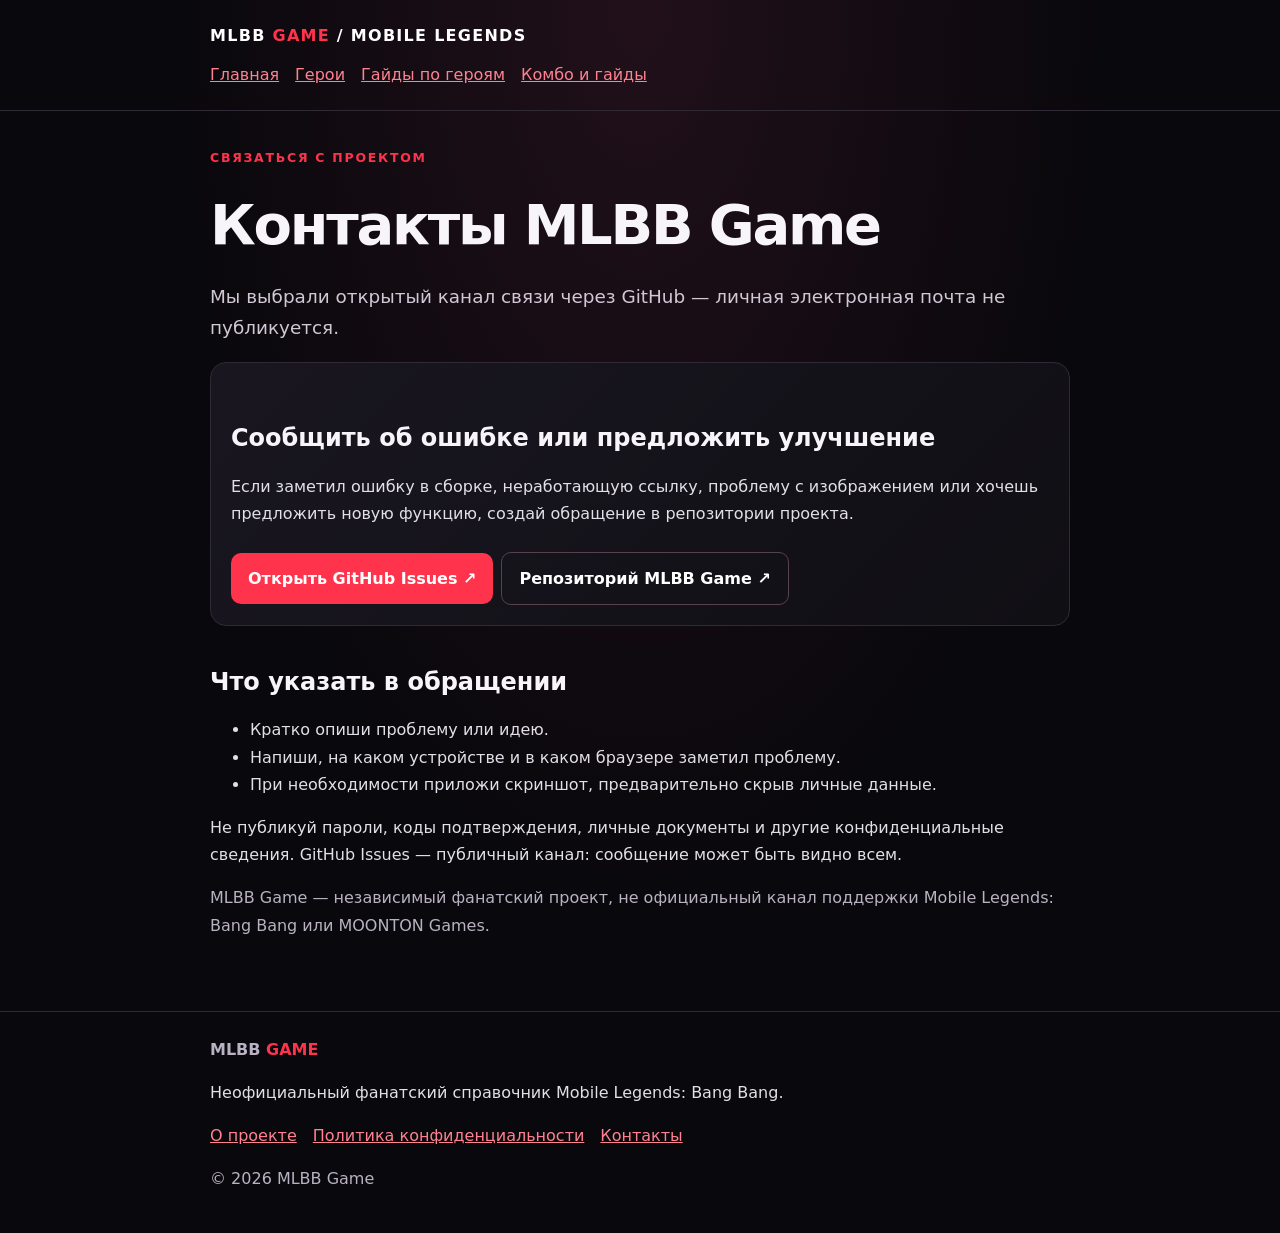
<file: contact.html>
<!doctype html>
<html lang="ru">
<head>
<meta charset="utf-8">
<meta name="viewport" content="width=device-width,initial-scale=1">
<meta name="description" content="Как связаться с проектом MLBB Game через GitHub без публикации личной электронной почты.">
<meta name="robots" content="index,follow">
<link rel="canonical" href="https://mlbbgame.github.io/Grim-gg-/contact.html">
<meta name="theme-color" content="#09080c">
<meta property="og:type" content="website">
<meta property="og:site_name" content="MLBB Game">
<meta property="og:title" content="Контакты MLBB Game">
<meta property="og:description" content="Как связаться с проектом MLBB Game через GitHub без публикации личной электронной почты.">
<title>Контакты MLBB Game</title>
<style>
:root{color-scheme:dark;--bg:#09080c;--panel:#15131b;--line:#302a37;--red:#ff334b;--muted:#b9b2c2}*{box-sizing:border-box}body{margin:0;background:radial-gradient(ellipse at top,#21101a 0,#09080c 52%);color:#f8f5fa;font:16px/1.7 system-ui,-apple-system,Segoe UI,sans-serif}.wrap{width:min(100% - 32px,860px);margin:auto}.top{padding:22px 0;border-bottom:1px solid var(--line)}.brand{font-weight:900;letter-spacing:.08em;color:#fff;text-decoration:none}.brand span{color:var(--red)}nav{display:flex;gap:16px;flex-wrap:wrap;margin-top:12px}a{color:#ff8290}main{padding:36px 0 56px}h1{font-size:clamp(2rem,7vw,3.5rem);line-height:1.1;letter-spacing:-.04em;margin:.45em 0}h2{line-height:1.25;margin-top:1.7em}p,li{color:#e3dfe8}.lead{font-size:1.15rem;color:#d0c8d5}.panel{background:linear-gradient(135deg,#191620,#100f14);border:1px solid var(--line);border-radius:16px;padding:20px;margin:18px 0}.eyebrow{color:var(--red);font-size:.78rem;font-weight:800;letter-spacing:.14em}.muted,small{color:var(--muted)}footer{border-top:1px solid var(--line);padding:24px 0;color:var(--muted)}.btn{display:inline-block;background:var(--red);color:#fff;text-decoration:none;font-weight:800;border-radius:10px;padding:12px 17px;margin:8px 8px 0 0}.btn.secondary{background:transparent;border:1px solid #57414b}code{overflow-wrap:anywhere}
</style>
</head>
<body>
<header class="top"><div class="wrap"><a class="brand" href="./">MLBB<span> GAME</span> / MOBILE LEGENDS</a><nav aria-label="Основная навигация"><a href="./">Главная</a><a href="./?page=heroes">Герои</a><a href="./hero-guide/">Гайды по героям</a><a href="./combo-guides/">Комбо и гайды</a></nav></div></header>
<main class="wrap"><div class="eyebrow">СВЯЗАТЬСЯ С ПРОЕКТОМ</div><h1>Контакты MLBB Game</h1><p class="lead">Мы выбрали открытый канал связи через GitHub — личная электронная почта не публикуется.</p><section class="panel"><h2>Сообщить об ошибке или предложить улучшение</h2><p>Если заметил ошибку в сборке, неработающую ссылку, проблему с изображением или хочешь предложить новую функцию, создай обращение в репозитории проекта.</p><a class="btn" href="https://github.com/2002ufepab-debug/Grim-gg-/issues">Открыть GitHub Issues ↗</a><a class="btn secondary" href="https://github.com/2002ufepab-debug/Grim-gg-">Репозиторий MLBB Game ↗</a></section><h2>Что указать в обращении</h2><ul><li>Кратко опиши проблему или идею.</li><li>Напиши, на каком устройстве и в каком браузере заметил проблему.</li><li>При необходимости приложи скриншот, предварительно скрыв личные данные.</li></ul><p>Не публикуй пароли, коды подтверждения, личные документы и другие конфиденциальные сведения. GitHub Issues — публичный канал: сообщение может быть видно всем.</p><p class="muted">MLBB Game — независимый фанатский проект, не официальный канал поддержки Mobile Legends: Bang Bang или MOONTON Games.</p></main>
<footer><div class="wrap"><strong>MLBB<span style="color:var(--red)"> GAME</span></strong><p>Неофициальный фанатский справочник Mobile Legends: Bang Bang.</p><nav aria-label="Информация о сайте"><a href="./about.html">О проекте</a><a href="./privacy.html">Политика конфиденциальности</a><a href="./contact.html">Контакты</a></nav><p class="muted">© 2026 MLBB Game</p></div></footer>
</body></html>
</file>
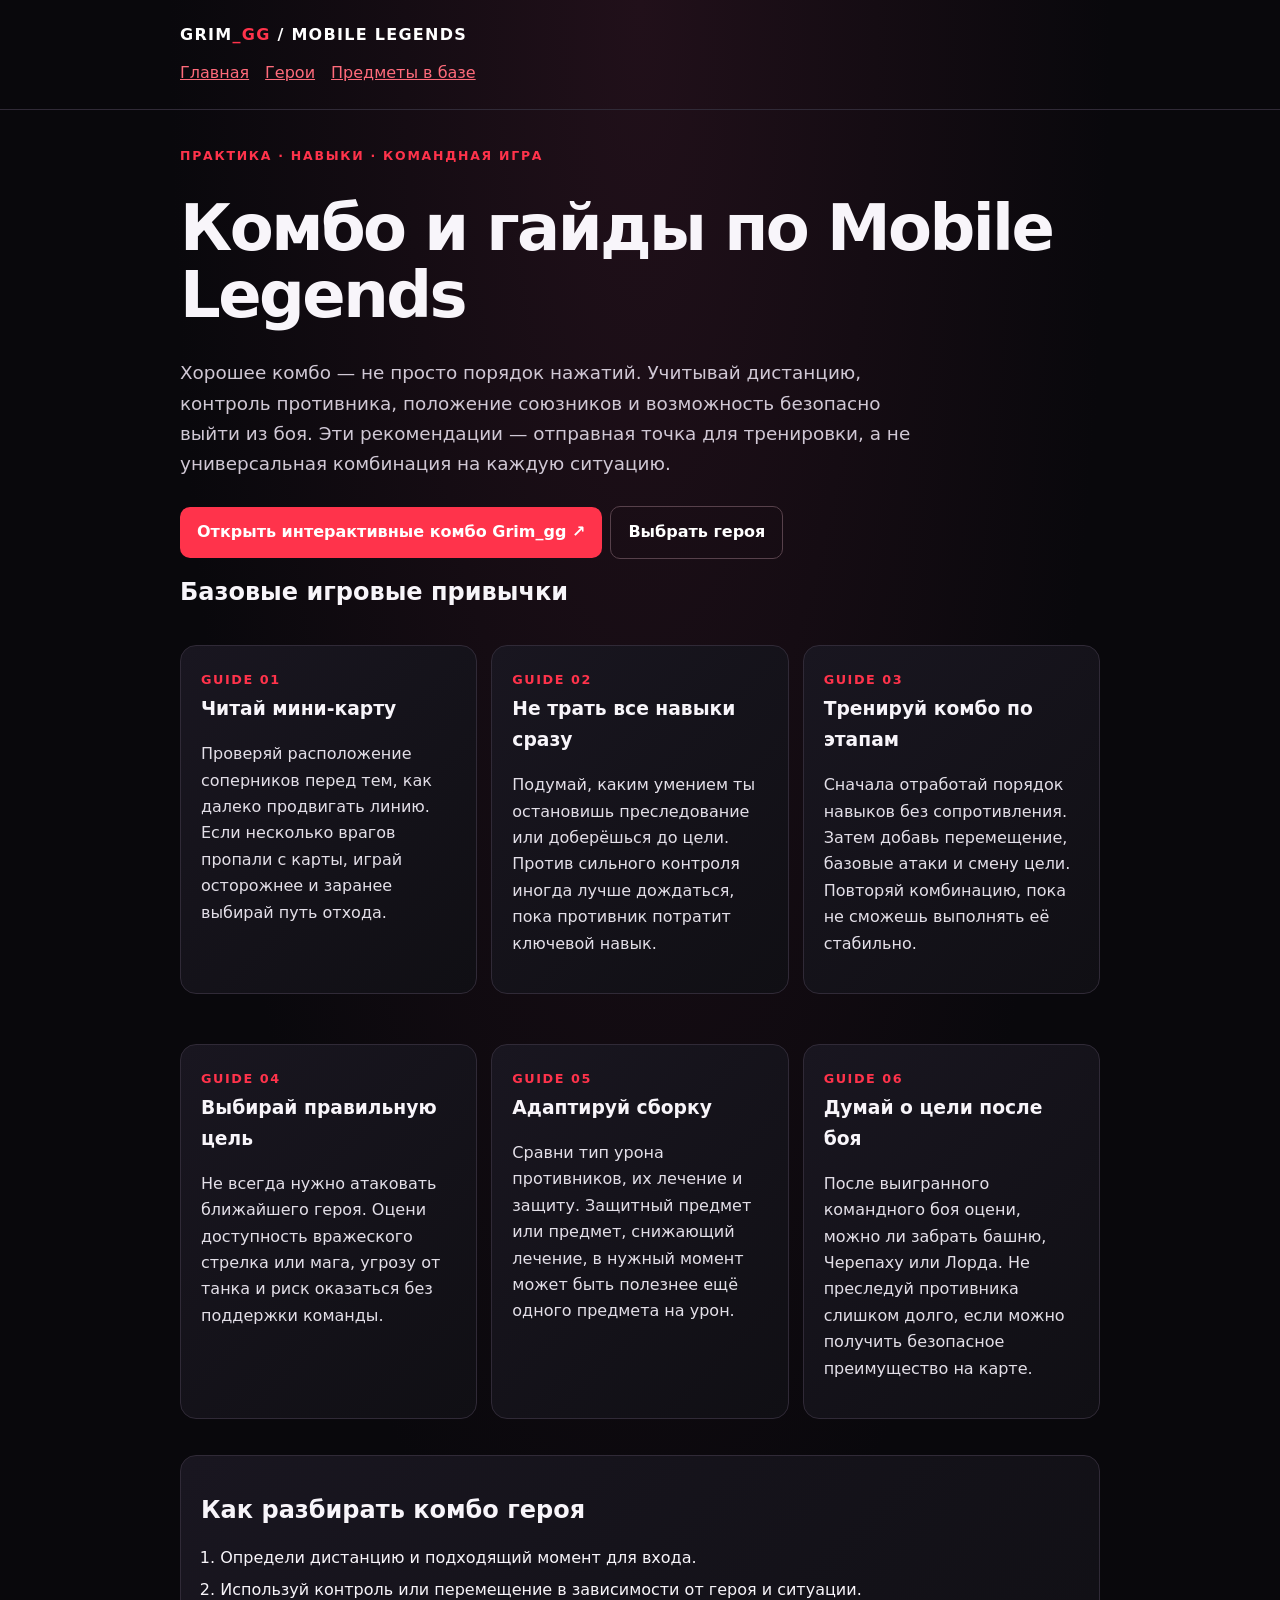
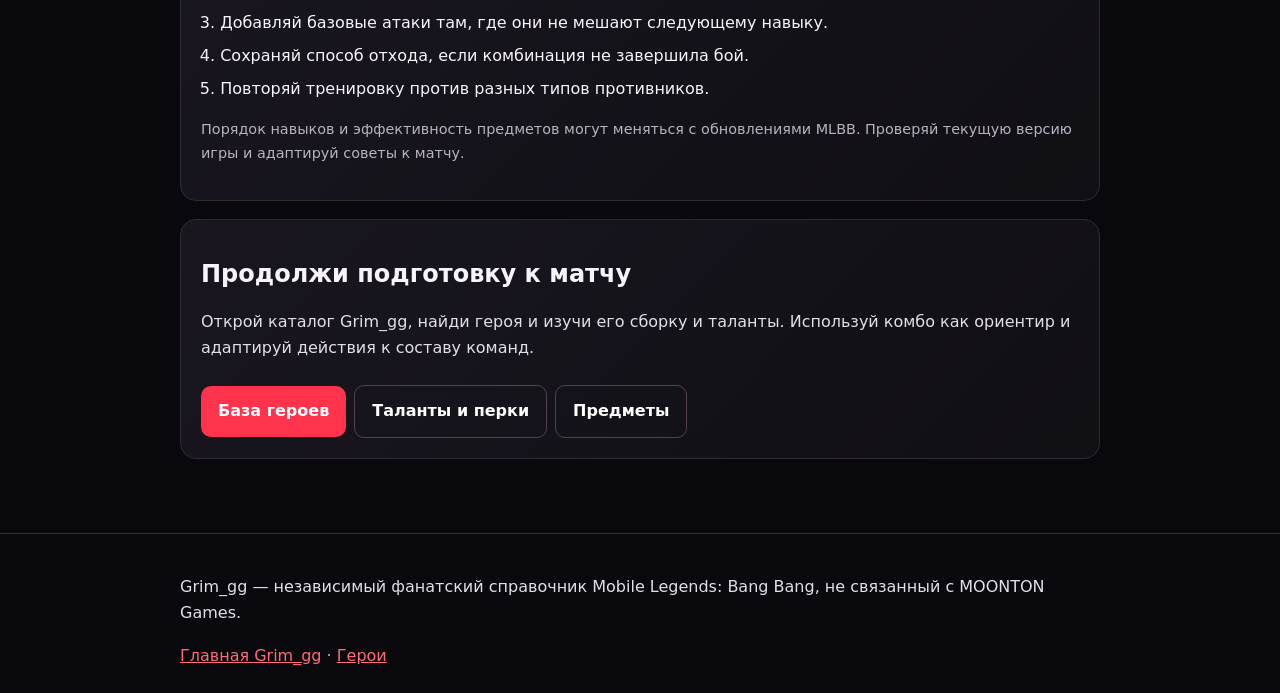
<file: guides.html>
<!doctype html>
<html lang="ru">
<head>
<meta charset="utf-8">
<meta name="viewport" content="width=device-width,initial-scale=1">
<meta name="description" content="Практические гайды по Mobile Legends: комбо навыков, позиционирование, мини-карта, командные бои и подготовка сборки. Grim_gg.">
<meta name="robots" content="index,follow">
<link rel="canonical" href="https://2002ufepab-debug.github.io/Grim-gg-/guides.html">
<meta property="og:type" content="website">
<meta property="og:title" content="Комбо и гайды Mobile Legends — Grim_gg">
<meta property="og:description" content="Короткие советы по навыкам, позиционированию и командным боям в Mobile Legends.">
<meta property="og:url" content="https://2002ufepab-debug.github.io/Grim-gg-/guides.html">
<title>Комбо и гайды Mobile Legends — Grim_gg</title>
<style>
:root{color-scheme:dark;--bg:#09080c;--panel:#15131b;--line:#302a37;--red:#ff334b;--muted:#b9b2c2}*{box-sizing:border-box}body{margin:0;background:radial-gradient(ellipse at top,#21101a 0,#09080c 52%);color:#f8f5fa;font:16px/1.65 system-ui,-apple-system,Segoe UI,sans-serif}a{color:#ff6b7b}.wrap{width:min(100% - 32px,920px);margin:auto}.top{padding:22px 0;border-bottom:1px solid var(--line)}.brand{font-weight:900;letter-spacing:.08em;color:#fff;text-decoration:none}.brand span{color:var(--red)}nav{display:flex;gap:16px;flex-wrap:wrap;margin-top:12px}main{padding:36px 0 56px}.eyebrow{color:var(--red);font-size:.78rem;font-weight:800;letter-spacing:.14em}h1{font-size:clamp(2rem,7vw,4rem);line-height:1.05;letter-spacing:-.04em;margin:.45em 0}h2{line-height:1.2}p{color:#e3dfe8}.lead{font-size:1.15rem;max-width:760px;color:#d0c8d5}.panel,.guide{background:linear-gradient(135deg,#191620,#100f14);border:1px solid var(--line);border-radius:16px;padding:20px;margin:18px 0}.grid{display:grid;grid-template-columns:repeat(auto-fit,minmax(min(100%,245px),1fr));gap:14px}.guide h3{margin:.1em 0 .45em}.num{color:var(--red);font-size:.8rem;font-weight:900;letter-spacing:.12em}.cta{display:inline-block;background:var(--red);color:#fff;text-decoration:none;font-weight:800;border-radius:10px;padding:12px 17px;margin:8px 8px 0 0}.cta.secondary{background:transparent;border:1px solid #57414b}.note{font-size:.9rem;color:var(--muted)}footer{border-top:1px solid var(--line);padding:24px 0;color:var(--muted)}ul,ol{padding-left:1.2em}li{margin:.4em 0}
</style>
</head>
<body>
<header class="top"><div class="wrap"><a class="brand" href="./">GRIM<span>_GG</span> / MOBILE LEGENDS</a><nav aria-label="Основная навигация"><a href="./">Главная</a><a href="heroes.html">Герои</a><a href="./?page=items">Предметы в базе</a></nav></div></header>
<main class="wrap">
<div class="eyebrow">ПРАКТИКА · НАВЫКИ · КОМАНДНАЯ ИГРА</div>
<h1>Комбо и гайды по Mobile Legends</h1>
<p class="lead">Хорошее комбо — не просто порядок нажатий. Учитывай дистанцию, контроль противника, положение союзников и возможность безопасно выйти из боя. Эти рекомендации — отправная точка для тренировки, а не универсальная комбинация на каждую ситуацию.</p>
<p><a class="cta" href="./?page=guides">Открыть интерактивные комбо Grim_gg ↗</a><a class="cta secondary" href="heroes.html">Выбрать героя</a></p>
<h2>Базовые игровые привычки</h2>
<div class="grid">
<article class="guide"><span class="num">GUIDE 01</span><h3>Читай мини-карту</h3><p>Проверяй расположение соперников перед тем, как далеко продвигать линию. Если несколько врагов пропали с карты, играй осторожнее и заранее выбирай путь отхода.</p></article>
<article class="guide"><span class="num">GUIDE 02</span><h3>Не трать все навыки сразу</h3><p>Подумай, каким умением ты остановишь преследование или доберёшься до цели. Против сильного контроля иногда лучше дождаться, пока противник потратит ключевой навык.</p></article>
<article class="guide"><span class="num">GUIDE 03</span><h3>Тренируй комбо по этапам</h3><p>Сначала отработай порядок навыков без сопротивления. Затем добавь перемещение, базовые атаки и смену цели. Повторяй комбинацию, пока не сможешь выполнять её стабильно.</p></article>
<article class="guide"><span class="num">GUIDE 04</span><h3>Выбирай правильную цель</h3><p>Не всегда нужно атаковать ближайшего героя. Оцени доступность вражеского стрелка или мага, угрозу от танка и риск оказаться без поддержки команды.</p></article>
<article class="guide"><span class="num">GUIDE 05</span><h3>Адаптируй сборку</h3><p>Сравни тип урона противников, их лечение и защиту. Защитный предмет или предмет, снижающий лечение, в нужный момент может быть полезнее ещё одного предмета на урон.</p></article>
<article class="guide"><span class="num">GUIDE 06</span><h3>Думай о цели после боя</h3><p>После выигранного командного боя оцени, можно ли забрать башню, Черепаху или Лорда. Не преследуй противника слишком долго, если можно получить безопасное преимущество на карте.</p></article>
</div>
<section class="panel"><h2>Как разбирать комбо героя</h2><ol><li>Определи дистанцию и подходящий момент для входа.</li><li>Используй контроль или перемещение в зависимости от героя и ситуации.</li><li>Добавляй базовые атаки там, где они не мешают следующему навыку.</li><li>Сохраняй способ отхода, если комбинация не завершила бой.</li><li>Повторяй тренировку против разных типов противников.</li></ol><p class="note">Порядок навыков и эффективность предметов могут меняться с обновлениями MLBB. Проверяй текущую версию игры и адаптируй советы к матчу.</p></section>
<section class="panel"><h2>Продолжи подготовку к матчу</h2><p>Открой каталог Grim_gg, найди героя и изучи его сборку и таланты. Используй комбо как ориентир и адаптируй действия к составу команд.</p><a class="cta" href="./?page=heroes">База героев</a><a class="cta secondary" href="./?page=perks">Таланты и перки</a><a class="cta secondary" href="./?page=items">Предметы</a></section>
</main>
<footer><div class="wrap"><p>Grim_gg — независимый фанатский справочник Mobile Legends: Bang Bang, не связанный с MOONTON Games.</p><a href="./">Главная Grim_gg</a> · <a href="heroes.html">Герои</a></div></footer>
</body></html>
</file>
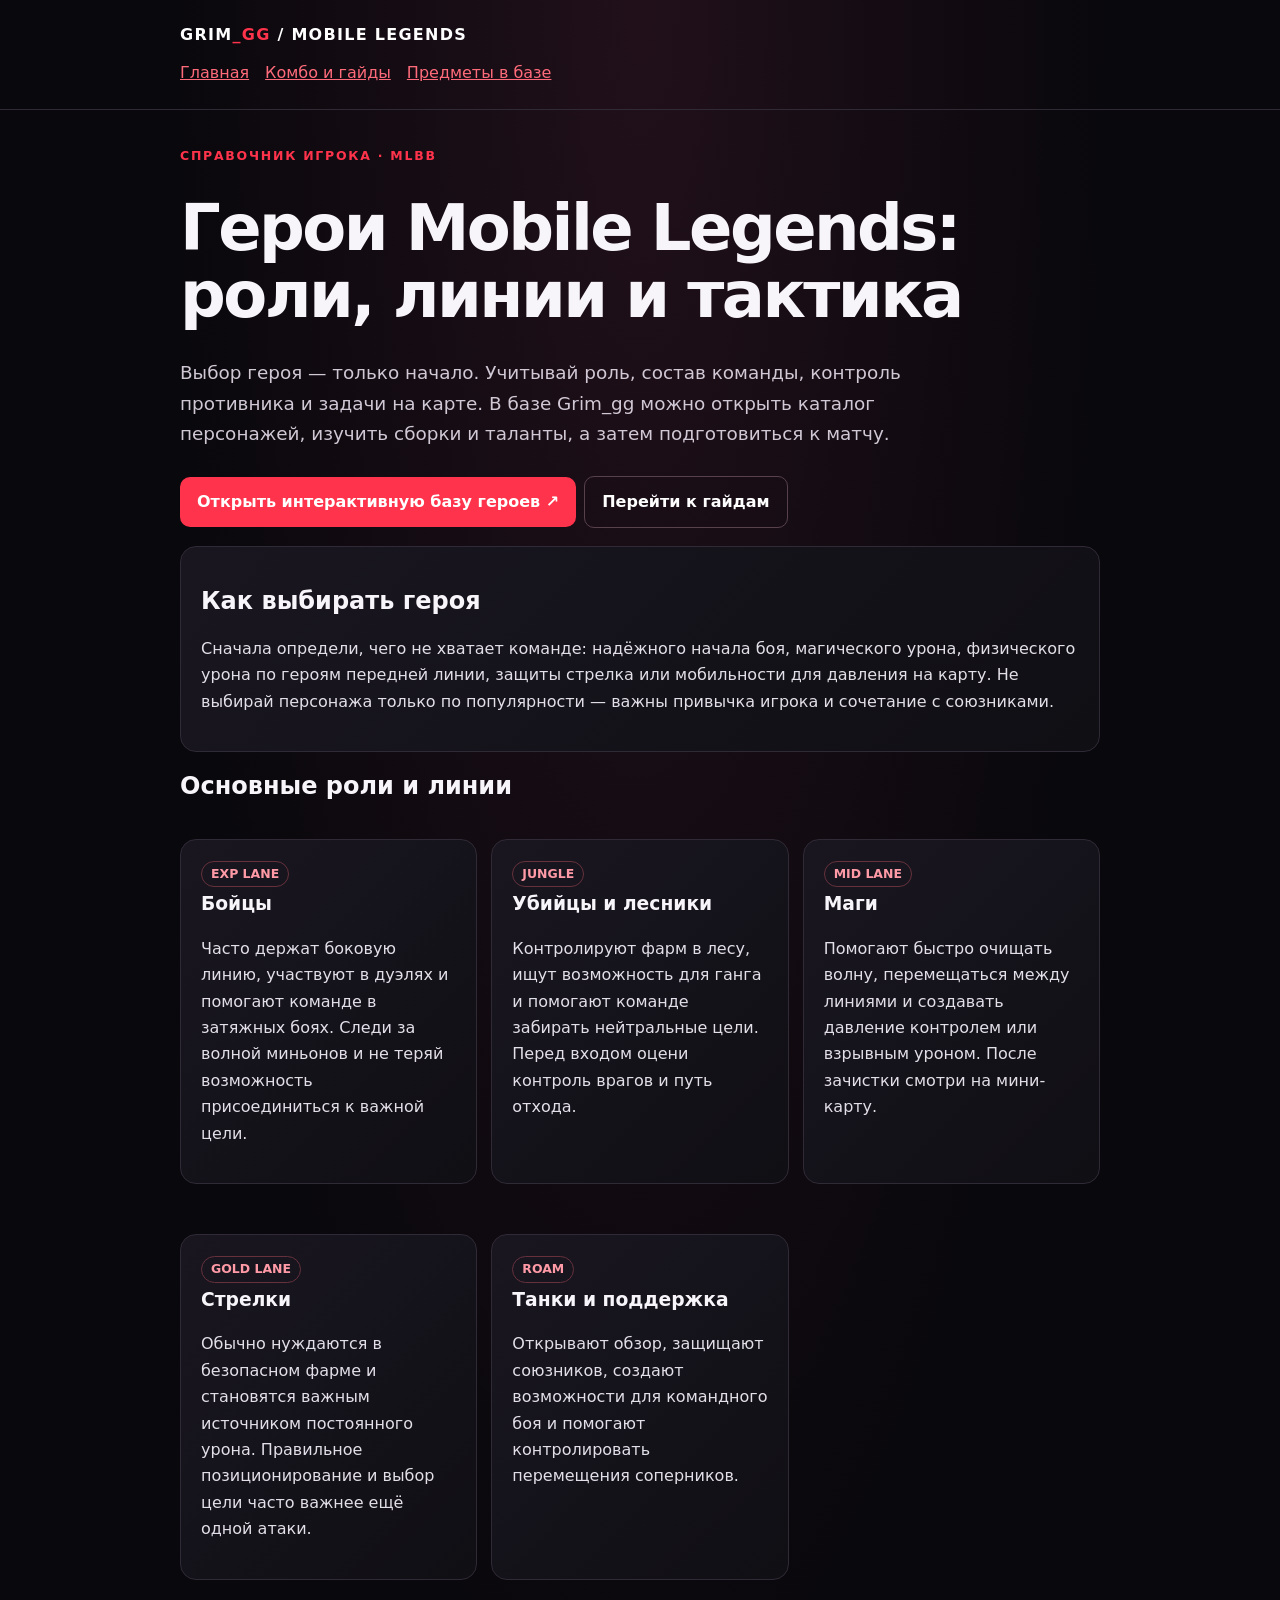
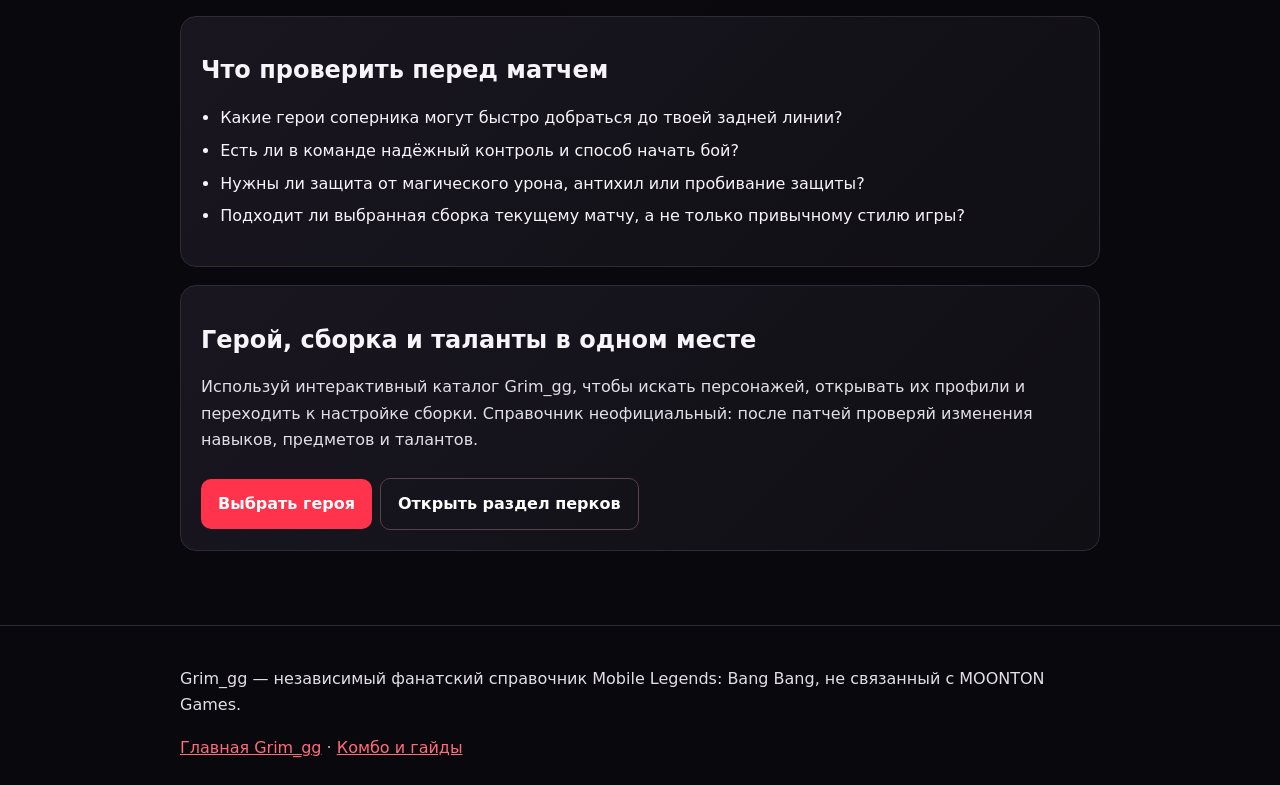
<file: heroes.html>
<!doctype html>
<html lang="ru">
<head>
<meta charset="utf-8">
<meta name="viewport" content="width=device-width,initial-scale=1">
<meta name="description" content="Гайды по героям Mobile Legends: роли, линии, выбор персонажа и советы по командным боям. Открой базу героев Grim_gg.">
<meta name="robots" content="index,follow">
<link rel="canonical" href="https://2002ufepab-debug.github.io/Grim-gg-/heroes.html">
<meta property="og:type" content="website">
<meta property="og:title" content="Герои Mobile Legends — Grim_gg">
<meta property="og:description" content="Разбирай роли, линии и тактику героев Mobile Legends в справочнике Grim_gg.">
<meta property="og:url" content="https://2002ufepab-debug.github.io/Grim-gg-/heroes.html">
<title>Герои Mobile Legends: роли и советы — Grim_gg</title>
<style>
:root{color-scheme:dark;--bg:#09080c;--panel:#15131b;--line:#302a37;--red:#ff334b;--muted:#b9b2c2}*{box-sizing:border-box}body{margin:0;background:radial-gradient(ellipse at top,#21101a 0,#09080c 52%);color:#f8f5fa;font:16px/1.65 system-ui,-apple-system,Segoe UI,sans-serif}a{color:#ff6b7b}a:focus-visible{outline:2px solid #fff;outline-offset:4px}.wrap{width:min(100% - 32px,920px);margin:auto}.top{padding:22px 0;border-bottom:1px solid var(--line)}.brand{font-weight:900;letter-spacing:.08em;color:#fff;text-decoration:none}.brand span{color:var(--red)}nav{display:flex;gap:16px;flex-wrap:wrap;margin-top:12px}main{padding:36px 0 56px} .eyebrow{color:var(--red);font-size:.78rem;font-weight:800;letter-spacing:.14em}h1{font-size:clamp(2rem,7vw,4rem);line-height:1.05;letter-spacing:-.04em;margin:.45em 0}h2{line-height:1.2}p{color:#e3dfe8}.lead{font-size:1.15rem;max-width:760px;color:#d0c8d5}.panel,.role{background:linear-gradient(135deg,#191620,#100f14);border:1px solid var(--line);border-radius:16px;padding:20px;margin:18px 0}.grid{display:grid;grid-template-columns:repeat(auto-fit,minmax(min(100%,245px),1fr));gap:14px}.role h3{margin:.1em 0 .45em}.tag{display:inline-block;color:#ff9aa6;border:1px solid #66313c;border-radius:999px;padding:2px 9px;font-size:.78rem;font-weight:700}.cta{display:inline-block;background:var(--red);color:#fff;text-decoration:none;font-weight:800;border-radius:10px;padding:12px 17px;margin:8px 8px 0 0}.cta.secondary{background:transparent;border:1px solid #57414b}.note{font-size:.9rem;color:var(--muted)}footer{border-top:1px solid var(--line);padding:24px 0;color:var(--muted)}ul{padding-left:1.2em}li{margin:.4em 0}
</style>
</head>
<body>
<header class="top"><div class="wrap"><a class="brand" href="./">GRIM<span>_GG</span> / MOBILE LEGENDS</a><nav aria-label="Основная навигация"><a href="./">Главная</a><a href="guides.html">Комбо и гайды</a><a href="./?page=items">Предметы в базе</a></nav></div></header>
<main class="wrap">
<div class="eyebrow">СПРАВОЧНИК ИГРОКА · MLBB</div>
<h1>Герои Mobile Legends: роли, линии и тактика</h1>
<p class="lead">Выбор героя — только начало. Учитывай роль, состав команды, контроль противника и задачи на карте. В базе Grim_gg можно открыть каталог персонажей, изучить сборки и таланты, а затем подготовиться к матчу.</p>
<p><a class="cta" href="./?page=heroes">Открыть интерактивную базу героев ↗</a><a class="cta secondary" href="guides.html">Перейти к гайдам</a></p>
<section class="panel"><h2>Как выбирать героя</h2><p>Сначала определи, чего не хватает команде: надёжного начала боя, магического урона, физического урона по героям передней линии, защиты стрелка или мобильности для давления на карту. Не выбирай персонажа только по популярности — важны привычка игрока и сочетание с союзниками.</p></section>
<h2>Основные роли и линии</h2>
<div class="grid">
<article class="role"><span class="tag">EXP LANE</span><h3>Бойцы</h3><p>Часто держат боковую линию, участвуют в дуэлях и помогают команде в затяжных боях. Следи за волной миньонов и не теряй возможность присоединиться к важной цели.</p></article>
<article class="role"><span class="tag">JUNGLE</span><h3>Убийцы и лесники</h3><p>Контролируют фарм в лесу, ищут возможность для ганга и помогают команде забирать нейтральные цели. Перед входом оцени контроль врагов и путь отхода.</p></article>
<article class="role"><span class="tag">MID LANE</span><h3>Маги</h3><p>Помогают быстро очищать волну, перемещаться между линиями и создавать давление контролем или взрывным уроном. После зачистки смотри на мини-карту.</p></article>
<article class="role"><span class="tag">GOLD LANE</span><h3>Стрелки</h3><p>Обычно нуждаются в безопасном фарме и становятся важным источником постоянного урона. Правильное позиционирование и выбор цели часто важнее ещё одной атаки.</p></article>
<article class="role"><span class="tag">ROAM</span><h3>Танки и поддержка</h3><p>Открывают обзор, защищают союзников, создают возможности для командного боя и помогают контролировать перемещения соперников.</p></article>
</div>
<section class="panel"><h2>Что проверить перед матчем</h2><ul><li>Какие герои соперника могут быстро добраться до твоей задней линии?</li><li>Есть ли в команде надёжный контроль и способ начать бой?</li><li>Нужны ли защита от магического урона, антихил или пробивание защиты?</li><li>Подходит ли выбранная сборка текущему матчу, а не только привычному стилю игры?</li></ul></section>
<section class="panel"><h2>Герой, сборка и таланты в одном месте</h2><p>Используй интерактивный каталог Grim_gg, чтобы искать персонажей, открывать их профили и переходить к настройке сборки. Справочник неофициальный: после патчей проверяй изменения навыков, предметов и талантов.</p><a class="cta" href="./?page=heroes">Выбрать героя</a><a class="cta secondary" href="./?page=perks">Открыть раздел перков</a></section>
</main>
<footer><div class="wrap"><p>Grim_gg — независимый фанатский справочник Mobile Legends: Bang Bang, не связанный с MOONTON Games.</p><a href="./">Главная Grim_gg</a> · <a href="guides.html">Комбо и гайды</a></div></footer>
</body></html>
</file>
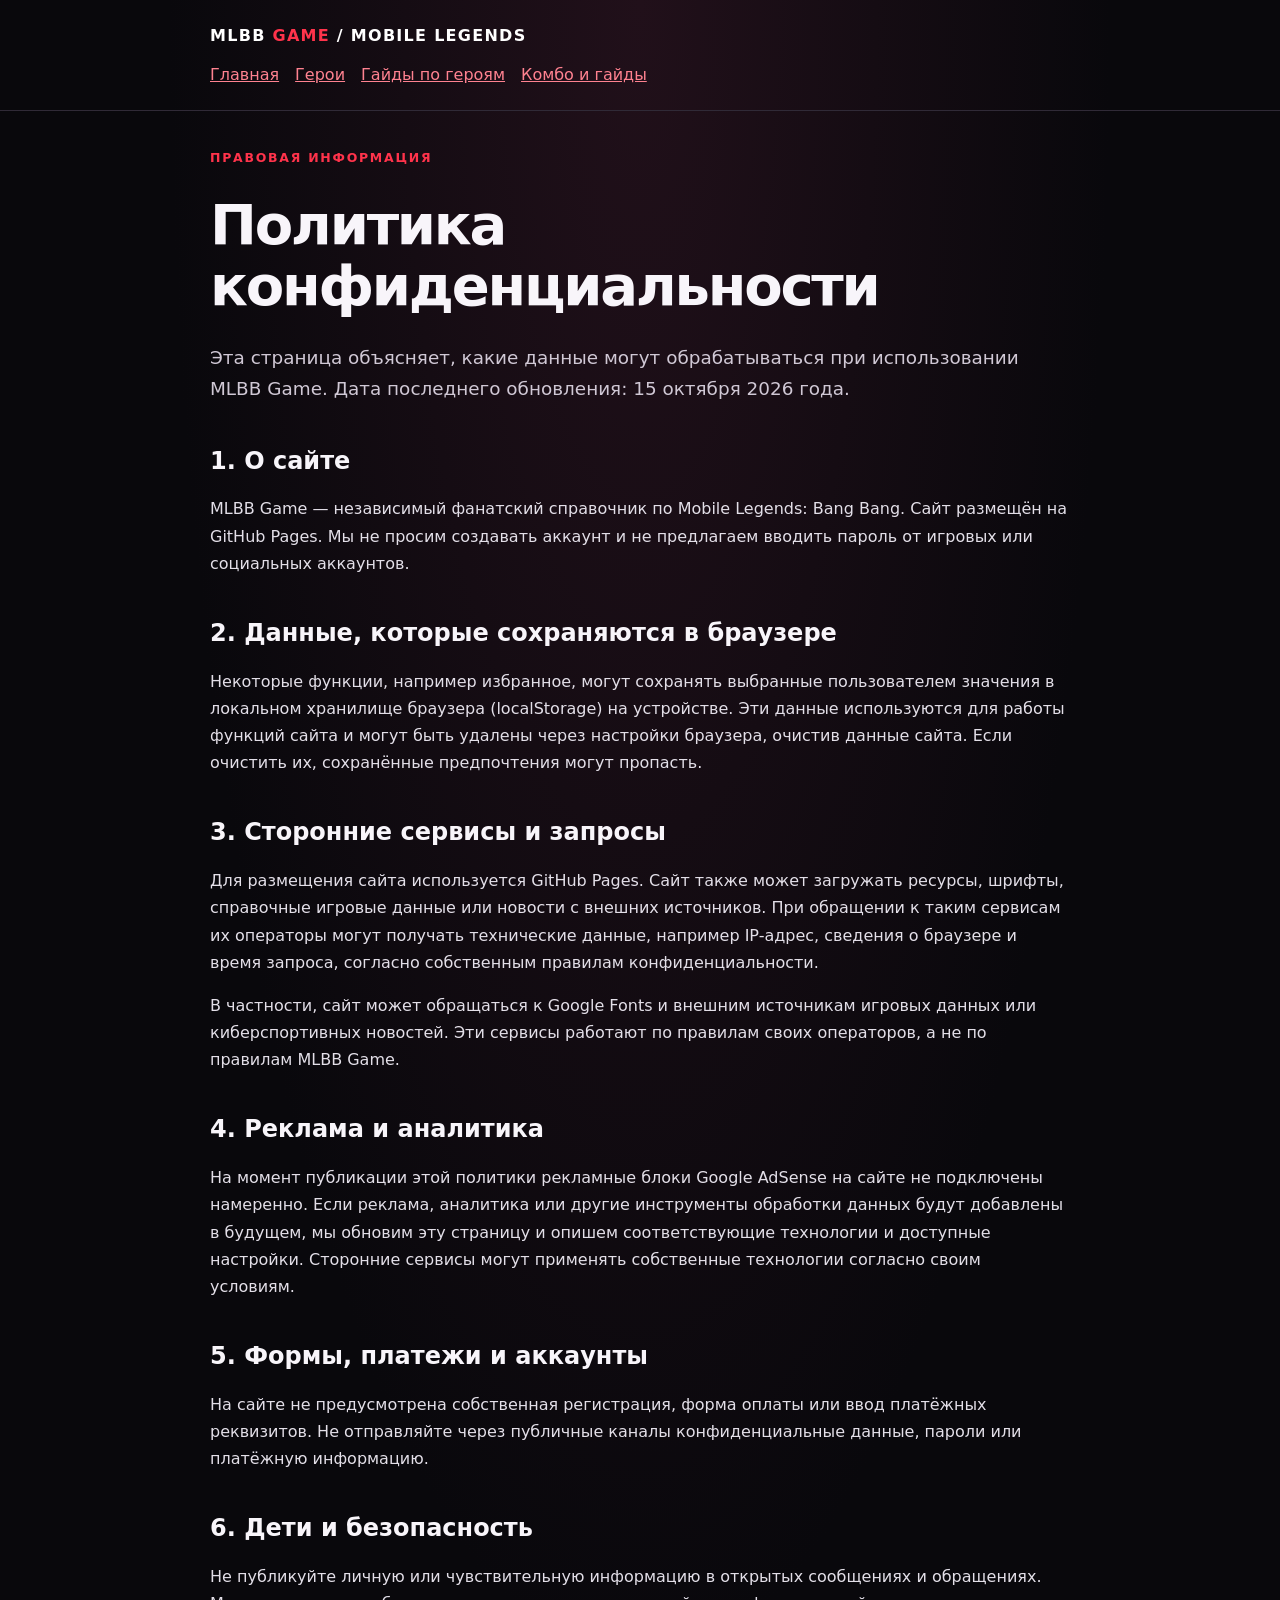
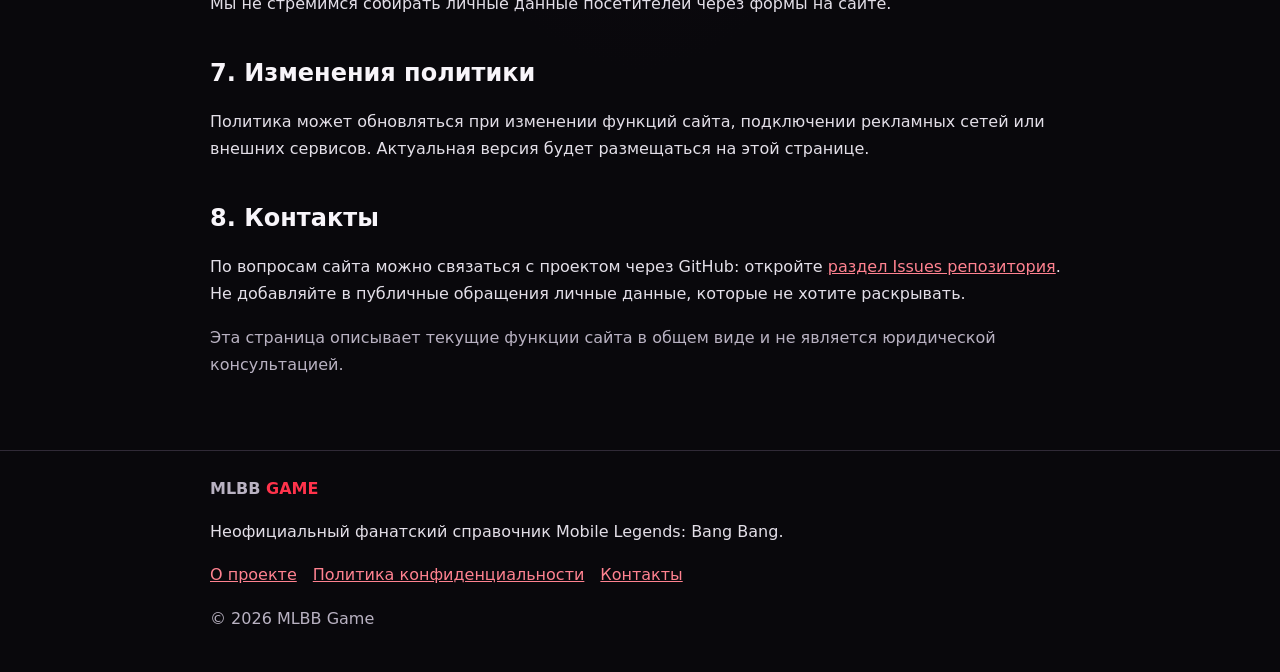
<file: privacy.html>
<!doctype html>
<html lang="ru">
<head>
<meta charset="utf-8">
<meta name="viewport" content="width=device-width,initial-scale=1">
<meta name="description" content="Политика конфиденциальности MLBB Game: информация о локальном хранении настроек, внешних сервисах и способах связи.">
<meta name="robots" content="index,follow">
<link rel="canonical" href="https://mlbbgame.github.io/Grim-gg-/privacy.html">
<meta name="theme-color" content="#09080c">
<meta property="og:type" content="website">
<meta property="og:site_name" content="MLBB Game">
<meta property="og:title" content="Политика конфиденциальности MLBB Game">
<meta property="og:description" content="Политика конфиденциальности MLBB Game: информация о локальном хранении настроек, внешних сервисах и способах связи.">
<title>Политика конфиденциальности MLBB Game</title>
<style>
:root{color-scheme:dark;--bg:#09080c;--panel:#15131b;--line:#302a37;--red:#ff334b;--muted:#b9b2c2}*{box-sizing:border-box}body{margin:0;background:radial-gradient(ellipse at top,#21101a 0,#09080c 52%);color:#f8f5fa;font:16px/1.7 system-ui,-apple-system,Segoe UI,sans-serif}.wrap{width:min(100% - 32px,860px);margin:auto}.top{padding:22px 0;border-bottom:1px solid var(--line)}.brand{font-weight:900;letter-spacing:.08em;color:#fff;text-decoration:none}.brand span{color:var(--red)}nav{display:flex;gap:16px;flex-wrap:wrap;margin-top:12px}a{color:#ff8290}main{padding:36px 0 56px}h1{font-size:clamp(2rem,7vw,3.5rem);line-height:1.1;letter-spacing:-.04em;margin:.45em 0}h2{line-height:1.25;margin-top:1.7em}p,li{color:#e3dfe8}.lead{font-size:1.15rem;color:#d0c8d5}.panel{background:linear-gradient(135deg,#191620,#100f14);border:1px solid var(--line);border-radius:16px;padding:20px;margin:18px 0}.eyebrow{color:var(--red);font-size:.78rem;font-weight:800;letter-spacing:.14em}.muted,small{color:var(--muted)}footer{border-top:1px solid var(--line);padding:24px 0;color:var(--muted)}.btn{display:inline-block;background:var(--red);color:#fff;text-decoration:none;font-weight:800;border-radius:10px;padding:12px 17px;margin:8px 8px 0 0}.btn.secondary{background:transparent;border:1px solid #57414b}code{overflow-wrap:anywhere}
</style>
</head>
<body>
<header class="top"><div class="wrap"><a class="brand" href="./">MLBB<span> GAME</span> / MOBILE LEGENDS</a><nav aria-label="Основная навигация"><a href="./">Главная</a><a href="./?page=heroes">Герои</a><a href="./hero-guide/">Гайды по героям</a><a href="./combo-guides/">Комбо и гайды</a></nav></div></header>
<main class="wrap"><div class="eyebrow">ПРАВОВАЯ ИНФОРМАЦИЯ</div><h1>Политика конфиденциальности</h1><p class="lead">Эта страница объясняет, какие данные могут обрабатываться при использовании MLBB Game. Дата последнего обновления: 15 октября 2026 года.</p><h2>1. О сайте</h2><p>MLBB Game — независимый фанатский справочник по Mobile Legends: Bang Bang. Сайт размещён на GitHub Pages. Мы не просим создавать аккаунт и не предлагаем вводить пароль от игровых или социальных аккаунтов.</p><h2>2. Данные, которые сохраняются в браузере</h2><p>Некоторые функции, например избранное, могут сохранять выбранные пользователем значения в локальном хранилище браузера (localStorage) на устройстве. Эти данные используются для работы функций сайта и могут быть удалены через настройки браузера, очистив данные сайта. Если очистить их, сохранённые предпочтения могут пропасть.</p><h2>3. Сторонние сервисы и запросы</h2><p>Для размещения сайта используется GitHub Pages. Сайт также может загружать ресурсы, шрифты, справочные игровые данные или новости с внешних источников. При обращении к таким сервисам их операторы могут получать технические данные, например IP-адрес, сведения о браузере и время запроса, согласно собственным правилам конфиденциальности.</p><p>В частности, сайт может обращаться к Google Fonts и внешним источникам игровых данных или киберспортивных новостей. Эти сервисы работают по правилам своих операторов, а не по правилам MLBB Game.</p><h2>4. Реклама и аналитика</h2><p>На момент публикации этой политики рекламные блоки Google AdSense на сайте не подключены намеренно. Если реклама, аналитика или другие инструменты обработки данных будут добавлены в будущем, мы обновим эту страницу и опишем соответствующие технологии и доступные настройки. Сторонние сервисы могут применять собственные технологии согласно своим условиям.</p><h2>5. Формы, платежи и аккаунты</h2><p>На сайте не предусмотрена собственная регистрация, форма оплаты или ввод платёжных реквизитов. Не отправляйте через публичные каналы конфиденциальные данные, пароли или платёжную информацию.</p><h2>6. Дети и безопасность</h2><p>Не публикуйте личную или чувствительную информацию в открытых сообщениях и обращениях. Мы не стремимся собирать личные данные посетителей через формы на сайте.</p><h2>7. Изменения политики</h2><p>Политика может обновляться при изменении функций сайта, подключении рекламных сетей или внешних сервисов. Актуальная версия будет размещаться на этой странице.</p><h2>8. Контакты</h2><p>По вопросам сайта можно связаться с проектом через GitHub: откройте <a href="https://github.com/2002ufepab-debug/Grim-gg-/issues">раздел Issues репозитория</a>. Не добавляйте в публичные обращения личные данные, которые не хотите раскрывать.</p><p class="muted">Эта страница описывает текущие функции сайта в общем виде и не является юридической консультацией.</p></main>
<footer><div class="wrap"><strong>MLBB<span style="color:var(--red)"> GAME</span></strong><p>Неофициальный фанатский справочник Mobile Legends: Bang Bang.</p><nav aria-label="Информация о сайте"><a href="./about.html">О проекте</a><a href="./privacy.html">Политика конфиденциальности</a><a href="./contact.html">Контакты</a></nav><p class="muted">© 2026 MLBB Game</p></div></footer>
</body></html>
</file>
<file: styles.css>
@import url('https://fonts.googleapis.com/css2?family=Orbitron:wght@500;600;700;800;900&family=Manrope:wght@400;500;600;700;800&display=swap');

:root {
  --bg:#0b090c;
  --panel:#121014;
  --panel2:#19151b;
  --text:#f7f2f7;
  --muted:#a99eaa;
  --red:#ff3048;
  --border:#302630;
  --gold:#f1cc76;
}
* { box-sizing:border-box; }
html { scroll-behavior:smooth; scroll-padding-top:85px; }
body {
  margin:0;
  background:var(--bg);
  color:var(--text);
  font-family:Manrope,Arial,sans-serif;
  line-height:1.65;
}
body,button,input,select { font-family:Manrope,Arial,sans-serif; }
a { color:inherit; text-decoration:none; }
button,input,select { font-size:inherit; }
button { cursor:pointer; }
button:focus-visible,a:focus-visible,input:focus-visible,select:focus-visible,summary:focus-visible {
  outline:2px solid var(--red);
  outline-offset:3px;
}
.red,h1 .red,h2 .red,.footer .red { color:var(--red); }

.site-header {
  position:sticky;
  top:0;
  z-index:20;
  display:flex;
  align-items:center;
  justify-content:space-between;
  gap:20px;
  padding:13px 5%;
  background:#0b090cf5;
  border-bottom:1px solid var(--border);
  backdrop-filter:blur(14px);
}
.brand {
  display:flex;
  align-items:center;
  gap:10px;
  font-family:Orbitron,sans-serif;
  font-size:17px;
  font-weight:900;
  line-height:1.35;
  letter-spacing:1px;
}
.brand-symbol {
  display:grid;
  place-items:center;
  width:39px;
  height:39px;
  border:1px solid var(--red);
  color:white;
  font-size:23px;
}
.brand-symbol span { color:var(--red); }
.brand small {
  display:block;
  color:var(--muted);
  font:8px Manrope,sans-serif;
  letter-spacing:2px;
}
.nav { display:flex; gap:17px; align-items:center; }
.nav a { color:#d6cbd7; font-size:12px; }
.nav a:hover { color:var(--red); }
.menu-toggle {
  display:none;
  padding:7px 12px;
  color:white;
  background:var(--panel);
  border:1px solid var(--border);
  border-radius:5px;
}

.hero-section {
  position:relative;
  display:grid;
  grid-template-columns:1.1fr .9fr;
  align-items:center;
  gap:25px;
  min-height:540px;
  padding:65px 8% 85px;
  overflow:hidden;
  background:
    radial-gradient(ellipse at 82% 40%,#491521 0,transparent 38%),
    linear-gradient(125deg,#0b090c,#171017);
}
.hero-copy { position:relative; z-index:1; }
.eyebrow {
  color:#ff5367;
  font-size:10px;
  font-weight:800;
  letter-spacing:2px;
}
.live-dot {
  display:inline-block;
  width:7px;
  height:7px;
  margin-right:7px;
  background:var(--red);
  border-radius:50%;
  box-shadow:0 0 10px #ff3048;
}
h1,h2,h3 { font-family:Orbitron,Manrope,sans-serif; line-height:1.3; }
h1 {
  margin:22px 0;
  font-size:clamp(38px,6.5vw,75px);
  font-weight:900;
  letter-spacing:-2px;
  line-height:1.13;
}
.outline { color:transparent; -webkit-text-stroke:1px #f7f2f7; }
.hero-desc { max-width:490px; color:var(--muted); font-size:14px; }
.hero-actions { display:flex; flex-wrap:wrap; gap:10px; margin:25px 0; }
.btn {
  display:inline-flex;
  justify-content:center;
  align-items:center;
  padding:11px 16px;
  border:1px solid var(--red);
  border-radius:5px;
  font-size:12px;
  font-weight:800;
  transition:transform .2s,filter .2s;
}
.btn:hover { transform:translateY(-2px); filter:brightness(1.15); }
.btn-red { color:white; background:var(--red); }
.btn-ghost { background:transparent; border-color:#57404e; color:white; }
.hero-stats { display:flex; flex-wrap:wrap; gap:26px; margin-top:35px; }
.hero-stats div { display:grid; gap:3px; }
.hero-stats strong { color:var(--red); font:700 13px Orbitron,sans-serif; }
.hero-stats span { color:var(--muted); font-size:11px; }

.hero-art {
  position:relative;
  display:grid;
  place-items:center;
  width:100%;
  max-width:420px;
  aspect-ratio:1;
  justify-self:center;
}
.art-ring {
  position:absolute;
  border:1px solid #ff304852;
  border-radius:50%;
}
.ring-one { width:85%; height:85%; }
.ring-two { width:63%; height:63%; border-style:dashed; animation:spin 45s linear infinite; }
.art-cross { position:absolute; top:8%; right:15%; color:var(--red); font-size:35px; }
.art-core {
  display:grid;
  place-items:center;
  width:40%;
  height:40%;
  background:linear-gradient(145deg,#46131f,#130e15);
  border:2px solid var(--red);
  box-shadow:0 0 55px #ff304826,inset 0 0 25px #ff304820;
  transform:rotate(-8deg);
  font:900 clamp(40px,7vw,75px) Orbitron,sans-serif;
}
.art-core span { color:var(--red); font-size:15px; }
.art-label { position:absolute; color:#bdaeba; font:9px Orbitron,sans-serif; letter-spacing:2px; }
.label-top { top:7%; left:0; }
.label-bottom { right:0; bottom:9%; color:var(--red); }
.hero-bottom-line {
  position:absolute;
  right:8%;
  bottom:20px;
  left:8%;
  display:flex;
  justify-content:space-between;
  gap:15px;
  padding-top:12px;
  border-top:1px solid #ffffff1a;
  color:var(--muted);
  font-size:9px;
  letter-spacing:1px;
}
.hero-bottom-line a { color:#ff687a; }

.section { padding:62px 6%; scroll-margin-top:80px; }
.section-muted { background:#100d12; }
.section-heading {
  display:flex;
  align-items:end;
  justify-content:space-between;
  gap:25px;
  margin-bottom:25px;
}
.section-heading h2 { margin:7px 0 0; font-size:clamp(23px,3.7vw,36px); }
.section-heading>p { max-width:400px; margin:0; color:var(--muted); font-size:12px; }
.panel {
  padding:22px;
  background:var(--panel);
  border:1px solid var(--border);
  border-radius:9px;
}
.counter-panel { max-width:780px; }
.counter-panel label { display:block; margin-bottom:8px; font-size:13px; }
.counter-panel select { max-width:100%; }
select,.search {
  display:block;
  width:100%;
  max-width:500px;
  margin:0 0 14px;
  padding:12px 14px;
  color:var(--text);
  background:var(--panel);
  border:1px solid #493844;
  border-radius:6px;
}
.search:focus,select:focus { border-color:var(--red); outline:none; }
.counter-result {
  display:flex;
  gap:13px;
  align-items:flex-start;
  margin-top:18px;
  padding:16px;
  background:var(--panel2);
  border-left:3px solid var(--red);
}
.result-icon {
  display:grid;
  place-items:center;
  flex:0 0 36px;
  height:36px;
  background:#35141e;
  color:var(--red);
  font:800 20px Orbitron,sans-serif;
}
.counter-result strong { font-size:13px; }
.counter-result p { margin:5px 0 0; color:#d0c4d1; font-size:12px; }
.fine-print { color:#8e828f; font-size:10px; line-height:1.7; }

.filter-row { display:flex; flex-wrap:wrap; gap:7px; margin:18px 0; }
.filter {
  padding:8px 11px;
  color:#d9cfd9;
  background:var(--panel);
  border:1px solid var(--border);
  border-radius:5px;
  font-size:11px;
}
.filter:hover,.filter.active { color:white; background:var(--red); border-color:var(--red); }
.count { color:var(--muted); font-size:11px; }

.hero-grid,.item-grid { display:grid; grid-template-columns:repeat(4,minmax(0,1fr)); gap:14px; }
.hero-card,.item-card {
  min-width:0;
  overflow:hidden;
  background:var(--panel);
  border:1px solid var(--border);
  border-radius:8px;
  transition:border-color .2s,transform .2s;
}
.hero-card:hover,.item-card:hover { border-color:var(--red); transform:translateY(-2px); }
.hero-card:focus-within { border-color:var(--red); }
.hero-image-wrap {
  position:relative;
  display:grid;
  place-items:center;
  height:250px;
  overflow:hidden;
  isolation:isolate;
  background:
    radial-gradient(ellipse at 50% 78%,rgba(160,35,65,.28),transparent 58%),
    linear-gradient(145deg,#21131b 0%,#100e14 55%,#1a1118 100%);
}
.hero-image-wrap::before {
  content:"";
  position:absolute;
  inset:12px;
  border:1px solid rgba(255,255,255,.055);
  border-radius:5px;
  pointer-events:none;
  z-index:2;
}
.hero-image-wrap::after {
  content:"";
  position:absolute;
  inset:auto 0 0;
  height:30%;
  background:linear-gradient(transparent,rgba(9,8,12,.46));
  pointer-events:none;
  z-index:1;
}
.hero-image {
  position:relative;
  z-index:0;
  display:block;
  width:100%;
  height:100%;
  padding:8px 5px 0;
  object-fit:contain;
  object-position:center bottom;
  image-rendering:auto;
  filter:drop-shadow(0 7px 12px rgba(0,0,0,.34));
  backface-visibility:hidden;
}
.hero-image-open { overflow:hidden; }
.hero-image-open .hero-image { transition:transform .28s ease,filter .28s ease; }
.hero-image-open:hover .hero-image { transform:scale(1.045); filter:drop-shadow(0 9px 16px rgba(226,39,75,.2)); }
.hero-image-open { position:relative; display:grid; place-items:center; width:100%; height:100%; padding:0; border:0; background:transparent; cursor:pointer; }
.hero-image-open .hero-image { transition:transform .25s ease; }
.hero-image-open:hover .hero-image { transform:scale(1.035); }
.hero-image-hint { position:absolute; right:8px; bottom:8px; padding:5px 7px; color:#fff; background:#09070bdc; border:1px solid #6b3545; border-radius:4px; font-size:9px; opacity:.9; }
.hero-name-open { padding:0; border:0; background:transparent; color:inherit; font:inherit; font-weight:800; text-align:left; cursor:pointer; }
.hero-name-open:hover,.hero-name-open:focus-visible { color:#ff7b8b; }
.hero-image-fallback { color:var(--red); font:900 42px Orbitron,sans-serif; }
.hero-id {
  position:absolute;
  top:8px;
  left:8px;
  padding:4px 6px;
  background:#0b090ce8;
  color:#ff8b9a;
  font-size:9px;
  letter-spacing:1px;
}
.hero-card-content,.item-content { padding:13px; }
.hero-card h3,.item-card h3 { margin:2px 0 5px; font-size:15px; overflow-wrap:anywhere; }
.hero-role,.item-category { color:#ff6578; font-size:10px; }
.hero-tags { display:flex; flex-wrap:wrap; gap:5px; margin:9px 0; }
.hero-tags span {
  padding:3px 6px;
  color:#d6cad6;
  background:#251c27;
  border-radius:3px;
  font-size:9px;
}
details { margin-top:10px; padding-top:9px; border-top:1px solid var(--border); color:#cfc4d0; font-size:11px; }
summary { color:#ff7383; cursor:pointer; }
details p { line-height:1.7; }
.favorite-btn {
  width:100%;
  margin-top:10px;
  padding:8px;
  color:#e9dfe9;
  background:#211921;
  border:1px solid #41303e;
  border-radius:5px;
  font-size:11px;
}
.favorite-btn.saved { color:#ff8a9a; border-color:var(--red); }
.favorite-btn:hover { border-color:var(--red); }

.item-grid { grid-template-columns:repeat(3,minmax(0,1fr)); }
.item-image {
  display:block;
  width:72px;
  height:72px;
  object-fit:contain;
  filter:drop-shadow(0 4px 10px #0008);
}
.item-symbol {
  display:grid;
  place-items:center;
  width:72px;
  height:72px;
  margin:0 auto;
  color:#ff7788;
  background:linear-gradient(145deg,#46202d,#171319);
  border:1px solid #754052;
  border-radius:9px;
  font:800 20px Orbitron,sans-serif;
}
.item-image-wrap {
  display:grid;
  place-items:center;
  min-height:112px;
  padding:12px;
  background:radial-gradient(ellipse,#2e1a27,#171319 75%);
  border-bottom:1px solid var(--border);
}
.item-stats { color:#e5d9e6; font-size:11px; line-height:1.8; }
.item-description { color:#c5b8c7; font-size:11px; line-height:1.8; }
.item-tip { color:#ff9baa; font-size:11px; line-height:1.7; }
.item-price { color:var(--gold); font-size:11px; }

.build-grid,.guide-grid { display:grid; grid-template-columns:repeat(2,minmax(0,1fr)); gap:15px; }
.build-card,.guide-card {
  min-width:0;
  padding:19px;
  background:var(--panel);
  border:1px solid var(--border);
  border-radius:8px;
}
.build-card h3,.guide-card h3 { font-size:16px; }
.build-card p,.guide-card p { color:#c4b7c6; font-size:12px; line-height:1.8; }
.build-item-list { display:grid; gap:8px; margin-top:12px; }
.build-item-row { padding:10px; background:#1c171e; border-left:2px solid var(--red); }
.build-item-row strong { display:block; color:white; font-size:12px; }
.build-item-row span { color:#bcaebf; font-size:11px; }
.build-label,.guide-num { color:var(--red); font:10px Orbitron,sans-serif; letter-spacing:1px; }

.join-banner {
  display:flex;
  align-items:center;
  justify-content:space-between;
  gap:20px;
  margin:35px 6%;
  padding:28px;
  background:radial-gradient(ellipse at 85% 50%,#421521,#171017 65%);
  border:1px solid #512432;
  border-radius:9px;
}
.join-banner h2 { font-size:clamp(19px,3vw,28px); }
.join-banner p { color:var(--muted); font-size:12px; }
.footer { padding:28px 6%; border-top:1px solid var(--border); color:var(--muted); font-size:11px; }
.footer p { margin:10px 0; }

.toast {
  position:fixed;
  z-index:50;
  right:16px;
  bottom:16px;
  max-width:calc(100% - 32px);
  padding:12px 16px;
  background:#211720;
  border:1px solid #6c3344;
  border-radius:7px;
  color:white;
  font-size:12px;
  opacity:0;
  pointer-events:none;
  transform:translateY(8px);
  transition:opacity .2s,transform .2s;
}
.toast.show { opacity:1; transform:translateY(0); }
.loading,.empty-state { padding:18px; color:var(--muted); font-size:12px; }

@keyframes spin { to { transform:rotate(360deg); } }

@media(max-width:950px) {
  .nav { gap:10px; }
  .nav a { font-size:11px; }
  .hero-grid { grid-template-columns:repeat(3,minmax(0,1fr)); }
  .section-heading { align-items:flex-start; flex-direction:column; gap:10px; }
}
@media(max-width:650px) {
  .site-header { padding:11px 4%; }
  .menu-toggle { display:block; }
  .nav {
    display:none;
    position:absolute;
    top:100%;
    left:0;
    right:0;
    padding:16px 5%;
    background:#100d12;
    border-bottom:1px solid var(--border);
  }
  .nav.open { display:grid; grid-template-columns:repeat(2,minmax(0,1fr)); }
  .nav a { padding:7px 0; font-size:13px; }
  .brand { font-size:15px; }
  .brand-symbol { width:34px; height:34px; font-size:19px; }
  .hero-section { display:block; min-height:auto; padding:55px 6% 70px; }
  .hero-art { max-width:240px; margin:35px auto 10px; }
  .art-label { font-size:7px; }
  h1 { font-size:clamp(38px,12vw,60px); }
  .hero-stats { gap:16px; }
  .hero-stats span { font-size:9px; }
  .hero-bottom-line { left:6%; right:6%; font-size:7px; }
  .section { padding:43px 5%; }
  .hero-grid { grid-template-columns:repeat(2,minmax(0,1fr)); gap:9px; }
  .hero-image-wrap { height:155px; }
  .hero-card-content,.item-content { padding:10px; }
  .hero-card h3,.item-card h3 { font-size:13px; }
  .item-grid { grid-template-columns:repeat(2,minmax(0,1fr)); gap:9px; }
  .build-grid,.guide-grid { grid-template-columns:1fr; }
  .join-banner { margin:25px 5%; padding:20px; align-items:flex-start; flex-direction:column; }
}
@media(prefers-reduced-motion:reduce) {
  *,*::before,*::after { scroll-behavior:auto!important; animation:none!important; transition:none!important; }
}

/* Hero profile modal and full-page profile */
.hero-detail-modal[hidden] { display:none; }
.hero-detail-modal { position:fixed; inset:0; z-index:110; display:grid; place-items:center; padding:16px; }
.hero-detail-backdrop { position:absolute; inset:0; background:#050407e8; backdrop-filter:blur(6px); }
.hero-detail-modal-card { position:relative; width:min(760px,100%); max-height:92dvh; overflow:auto; padding:24px; background:#100d12; border:1px solid #6a293b; border-radius:12px; box-shadow:0 20px 80px #000b; }
.hero-detail-close { position:sticky; z-index:2; top:0; float:right; width:38px; height:38px; margin:-8px -8px 4px 12px; color:#fff; background:#251820; border:1px solid #654052; border-radius:6px; font-size:27px; line-height:1; cursor:pointer; }
.hero-detail-layout { display:grid; grid-template-columns:minmax(160px,.8fr) minmax(0,1.2fr); gap:22px; align-items:start; }
.hero-detail-art { height:300px; overflow:hidden; display:grid; place-items:center; background:radial-gradient(ellipse,#48202d,#171319 75%); border:1px solid var(--border); border-radius:8px; }
.hero-detail-art .hero-image { object-fit:contain; }
.hero-detail-copy h2 { margin:8px 0; font-size:clamp(24px,5vw,36px); overflow-wrap:anywhere; }
.hero-detail-tip { margin:18px 0; padding:14px; background:#1a141b; border:1px solid var(--border); border-radius:8px; }
.hero-detail-tip strong { color:#ff7b8b; }
.hero-detail-tip p { margin:6px 0 0; color:#d0c4d1; font-size:13px; line-height:1.8; }

.hero-talents-section { margin:22px 0; }
.hero-talent-grid { display:grid; grid-template-columns:repeat(3,minmax(0,1fr)); gap:10px; margin-top:12px; }
.hero-talent-card { min-width:0; padding:14px; background:linear-gradient(145deg,#211820,#151116); border:1px solid #49303d; border-radius:10px; }
.hero-talent-label { display:block; margin-bottom:7px; color:#ff8192; font-size:11px; font-weight:800; letter-spacing:.08em; text-transform:uppercase; }
.hero-talent-card p { margin:0; color:#e1d6df; font-size:12px; line-height:1.75; overflow-wrap:anywhere; }
.hero-talents-section > .fine-print { margin-top:12px; }
@media(max-width:640px) {
  .hero-talent-grid { grid-template-columns:1fr; gap:8px; }
  .hero-talent-card { padding:12px; }
}

.hero-detail-actions { display:grid; grid-template-columns:repeat(2,minmax(0,1fr)); gap:8px; }
.hero-detail-actions .favorite-btn { margin:0; }
#heroDetailPage { min-width:0; }
#heroDetailPage .hero-detail-layout { max-width:980px; margin:0 auto; }
#heroDetailPage .hero-detail-art { height:420px; }
#heroDetailPage .hero-detail-copy h2 { font-size:clamp(30px,5vw,46px); }
.hero-detail-actions a { display:flex; align-items:center; justify-content:center; text-align:center; }
/* Individual hero build modal */
.hero-build-btn { width:100%; margin:7px 0 2px; padding:9px 10px; font-size:10px; }
.build-modal[hidden] { display:none; }
.build-modal { position:fixed; inset:0; z-index:100; display:grid; place-items:center; padding:16px; }
.build-modal-backdrop { position:absolute; inset:0; background:#050407e8; backdrop-filter:blur(6px); }
.build-modal-card { position:relative; width:min(680px,100%); max-height:90dvh; overflow:auto; padding:24px; background:#100d12; border:1px solid #6a293b; border-radius:10px; box-shadow:0 20px 80px #000b; }
.build-modal-close { position:sticky; float:right; top:0; width:38px; height:38px; margin:-8px -8px 4px 12px; color:#fff; background:#251820; border:1px solid #654052; border-radius:6px; font-size:27px; line-height:1; }
.build-modal-card h2 { margin:10px 0 5px; font-size:clamp(22px,5vw,32px); }
.build-modal-card h3 { margin:0 0 10px; font-size:14px; }
.build-modal-subtitle { margin:0 0 20px; color:#c8b9c9; font-size:12px; }
.build-modal-section { padding:15px; background:#171219; border:1px solid var(--border); border-radius:8px; }
.build-modal .build-item-row { display:flex; align-items:center; gap:12px; }
.build-modal .build-item-row>div { display:grid; gap:2px; }
.build-slot { display:grid; place-items:center; flex:0 0 30px; height:30px; color:#ff7b8b; background:#35141e; font:700 11px Orbitron,sans-serif; }
.build-advice { display:grid; grid-template-columns:1fr; gap:4px; margin-top:15px; padding:15px; background:#171219; border-radius:8px; }
.build-advice strong { color:#ff7b8b; font-size:12px; }
.build-advice p { margin:0 0 10px; color:#d0c4d1; font-size:12px; }
.build-modal-note { color:#f1d4a1; font-size:12px; line-height:1.8; }
body.modal-open { overflow:hidden; }
@media(max-width:650px) {
 .hero-detail-modal { padding:8px; }
 .hero-detail-modal-card { padding:17px; max-height:94dvh; }
 .hero-detail-layout { grid-template-columns:1fr; gap:14px; }
 .hero-detail-art { height:230px; }
 #heroDetailPage .hero-detail-art { height:300px; }
 .hero-detail-actions { grid-template-columns:1fr; }
 .build-modal { padding:8px; }
 .build-modal-card { padding:17px; max-height:94dvh; }
 .hero-build-btn { font-size:10px; }
}

.build-variant-tabs { display:grid; grid-template-columns:repeat(3,minmax(0,1fr)); gap:7px; margin:15px 0; }
.build-variant { min-height:40px; padding:8px 6px; color:#d8cbd8; background:#171219; border:1px solid #392a38; border-radius:6px; font-size:11px; font-weight:800; }
.build-variant:hover,.build-variant.active { color:#fff; background:#421522; border-color:var(--red); box-shadow:inset 0 -2px 0 var(--red); }
.build-modal-card .build-item-list { gap:8px; }
.build-modal-card .build-item-row { padding:8px 0; border-bottom:1px solid #302630; }
.build-modal-card .build-item-row:last-child { border-bottom:0; }
.build-modal-card .build-item-row strong { font-size:12px; }
.build-modal-card .build-item-row span:not(.build-slot) { color:var(--muted); font-size:10px; }
@media(max-width:380px) { .build-variant-tabs { grid-template-columns:1fr; } .build-variant { min-height:36px; } }

.counter-result-inner { display:grid; gap:12px; width:100%; min-width:0; }
.counter-pick-list { display:grid; grid-template-columns:repeat(auto-fit,minmax(100px,1fr)); gap:8px; }
.counter-pick-chip { display:flex; flex-direction:column; gap:3px; padding:10px; border:1px solid #53303c; border-radius:7px; background:#1b1118; }
.counter-pick-chip strong { color:#fff; font-size:12px; }
.counter-pick-chip small,.counter-item-row small { color:var(--muted); font-size:10px; }
.counter-reason { margin:0; color:#d4c6d5; font-size:12px; }
.counter-build { margin-top:4px; padding:14px; border:1px solid #53303c; border-radius:8px; background:#130e14; }
.counter-build h3 { margin:0 0 10px; font-size:14px; }
.counter-item-list { display:grid; gap:7px; }
.counter-item-row { display:flex; align-items:center; gap:10px; padding:7px 0; border-bottom:1px solid #302630; }
.counter-item-row:last-child { border-bottom:0; }
.counter-item-row>div { display:grid; gap:2px; }
.counter-item-row strong { font-size:12px; }
.counter-build>p,.counter-help { margin:10px 0 0; color:#d4c6d5; font-size:11px; }
.counter-panel select { margin-bottom:12px; }


/* Visual hero builds: item icons and emblem/talent panels */
.build-modal-card .build-item-row { display:flex; align-items:center; gap:10px; }
.build-item-icon,.build-item-icon-fallback {
  display:grid;
  place-items:center;
  flex:0 0 48px;
  width:48px;
  height:48px;
  object-fit:contain;
  padding:4px;
  background:radial-gradient(ellipse,#4a2635,#1b131c 75%);
  border:1px solid #5a3444;
  border-radius:8px;
}
.build-item-icon-fallback { color:#ff7b8b; font-size:22px; }
.build-modal-card .build-item-row>div { min-width:0; }
.build-modal-card .build-item-row strong { display:block; line-height:1.4; }
.build-advice { gap:10px; }
.build-advice-card {
  display:flex;
  align-items:flex-start;
  gap:12px;
  padding:12px;
  background:#211720;
  border:1px solid #382733;
  border-radius:7px;
}
.build-advice-card>div { min-width:0; }
.build-advice-card p { margin:4px 0 0; }
.build-advice-icon {
  display:grid;
  place-items:center;
  flex:0 0 36px;
  width:36px;
  height:36px;
  color:#ff8292;
  background:#401b28;
  border:1px solid #6a293b;
  border-radius:8px;
  font-size:20px;
}
@media(max-width:420px) {
  .build-item-icon,.build-item-icon-fallback { flex-basis:42px; width:42px; height:42px; }
  .build-modal-card .build-item-row { gap:8px; }
  .build-advice-card { padding:10px; }
}


/* Ensure item artwork is visible inside the build popup */
.build-modal-card .build-item-row > img.build-item-icon {
  display:block !important;
  width:48px !important;
  min-width:48px;
  height:48px !important;
  min-height:48px;
  flex:0 0 48px !important;
  object-fit:contain !important;
  opacity:1 !important;
  visibility:visible !important;
}
.build-modal-card .build-item-row > .build-item-icon-fallback {
  display:grid !important;
  flex:0 0 48px !important;
  width:48px !important;
  height:48px !important;
  visibility:visible !important;
}



/* Grim_gg tier-list: searchable full roster, responsive compact cards */
.tier-disclaimer {
  max-width: 900px; margin: 0 0 18px; padding: 15px 17px;
  background: #171219; border: 1px solid #53303c; border-left: 3px solid var(--red); border-radius: 7px;
}
.tier-disclaimer strong { color: #ff7b8b; font-size: 12px; }
.tier-disclaimer p { margin: 6px 0 0; color: #d0c4d1; font-size: 11px; line-height: 1.8; }
.tier-search { max-width: 680px; margin-bottom: 12px; }
.tier-filters { margin: 12px 0 8px; }
.tier-filters .filter.active[data-tier="S"] { background:#a8213c; border-color:#ff5269; }
.tier-filters .filter.active[data-tier="A"] { background:#674126; border-color:#e5a56d; }
.tier-filters .filter.active[data-tier="B"] { background:#35395c; border-color:#8998ff; }
.tier-filters .filter.active[data-tier="C"] { background:#45384a; border-color:#b29bbb; }
.tier-grid { display:grid; grid-template-columns:repeat(4,minmax(0,1fr)); gap:13px; align-items:stretch; }
.tier-card { display:flex; min-width:0; overflow:hidden; flex-direction:column; background:var(--panel); border:1px solid var(--border); border-radius:8px; transition:border-color .2s,transform .2s; }
.tier-card:hover { border-color:var(--red); transform:translateY(-2px); }
.tier-card-art { position:relative; display:grid; place-items:center; height:145px; overflow:hidden; background:radial-gradient(ellipse,#48202d,#171319 75%); }
.tier-card-art .hero-image { width:100%; height:100%; object-fit:contain; }
.tier-rank { position:absolute; top:9px; left:9px; display:grid; place-items:center; width:34px; height:34px; color:#fff; background:#3b1723; border:1px solid #ff5269; border-radius:6px; font:900 18px Orbitron,sans-serif; box-shadow:0 4px 18px #0008; }
.tier-s { background:#7c1e31; border-color:#ff7184; }
.tier-a { background:#513024; border-color:#e5a56d; }
.tier-b { background:#2b304b; border-color:#8998ff; }
.tier-c { background:#302a35; border-color:#8c7d91; }
.tier-card-content { display:flex; flex:1; flex-direction:column; padding:12px; }
.tier-card-meta { display:flex; justify-content:space-between; align-items:center; flex-wrap:wrap; gap:5px; }
.tier-card-content h3 { margin:7px 0; font-size:14px; overflow-wrap:anywhere; }
.tier-role { color:#ff7b8b; font-size:10px; }
.tier-level-label { color:#9d909e; font:9px Orbitron,sans-serif; letter-spacing:.5px; }
.tier-role-tags { display:flex; flex-wrap:wrap; gap:5px; margin-bottom:8px; }
.tier-role-tags span { padding:3px 6px; color:#d6cad6; background:#251c27; border-radius:3px; font-size:9px; }
.tier-details { margin-top:auto; padding-top:8px; font-size:11px; }
.tier-details summary { display:inline-block; padding:5px 0; color:#ff8292; cursor:pointer; }
.tier-details p { margin:5px 0 0; color:#c5b8c7; font-size:11px; line-height:1.7; }
.tier-empty { grid-column:1/-1; padding:24px; text-align:center; background:var(--panel); border:1px solid var(--border); border-radius:8px; }
.tier-empty p { color:var(--muted); font-size:12px; }
@media(max-width:950px) { .tier-grid { grid-template-columns:repeat(3,minmax(0,1fr)); } }
@media(max-width:650px) {
  .tier-grid { grid-template-columns:repeat(2,minmax(0,1fr)); gap:9px; }
  .tier-card-art { height:125px; }
  .tier-card-content { padding:10px; }
  .tier-card-content h3 { font-size:13px; }
  .tier-card-meta { align-items:flex-start; flex-direction:column; gap:3px; }
  .tier-details summary { min-height:30px; }
}
@media(max-width:360px) { .tier-grid { grid-template-columns:1fr; } .tier-card-art { height:160px; } }


/* Skill combo library — responsive Grim_gg cards */
.combo-intro { display:flex; align-items:flex-start; gap:14px; max-width:900px; margin:0 0 22px; padding:17px; background:linear-gradient(110deg,#26121b,#171219 75%); border:1px solid #53303c; border-radius:8px; }
.combo-intro-mark { display:grid; place-items:center; flex:0 0 42px; width:42px; height:42px; color:#ff7b8b; background:#3a1723; border:1px solid #6a293b; border-radius:8px; font-size:28px; }
.combo-intro strong { color:#ff8a9a; font-size:12px; letter-spacing:.4px; }
.combo-intro p { margin:5px 0 0; color:#cbbdcd; font-size:12px; line-height:1.8; }
.combo-search-label { display:block; margin:12px 0 7px; color:#e9dfe9; font-size:12px; font-weight:700; }
.combo-search { max-width:680px; margin-bottom:10px; }
.combo-filters { margin:10px 0; }
.combo-grid { display:grid; grid-template-columns:repeat(2,minmax(0,1fr)); gap:14px; align-items:stretch; }
.combo-card { min-width:0; padding:17px; background:var(--panel); border:1px solid var(--border); border-radius:9px; }
.combo-card:hover { border-color:#704052; }
.combo-card-top { display:flex; align-items:center; justify-content:space-between; gap:8px; }
.combo-code { color:#ff7b8b; font:10px Orbitron,sans-serif; letter-spacing:1px; }
.combo-difficulty { padding:4px 7px; border:1px solid var(--border); border-radius:4px; font-size:10px; }
.difficulty-easy { color:#a8d7b2; background:#17251b; border-color:#31573b; }
.difficulty-medium { color:#f1cc76; background:#2b2115; border-color:#614a28; }
.difficulty-hard { color:#ff8a9a; background:#30151d; border-color:#713044; }
.combo-card-heading { display:flex; align-items:center; gap:11px; margin:16px 0; }
.combo-avatar { display:grid; place-items:center; flex:0 0 46px; width:46px; height:46px; color:#fff; background:radial-gradient(ellipse,#622337,#21131c); border:1px solid #794054; border-radius:8px; font:800 21px Orbitron,sans-serif; }
.combo-card-heading h3 { margin:0 0 3px; font-size:17px; }
.combo-role { color:var(--muted); font-size:11px; }
.combo-sequence { display:flex; align-items:stretch; gap:5px; padding:12px; background:#0d0a0e; border:1px solid #302630; border-radius:7px; overflow-x:auto; }
.combo-step { display:flex; flex:1 0 44px; min-width:38px; flex-direction:column; align-items:center; justify-content:center; gap:3px; padding:7px 3px; background:#211720; border:1px solid #4a2938; border-radius:5px; }
.combo-step b { display:grid; place-items:center; width:25px; height:25px; color:#fff; background:#4b1b2b; border-radius:5px; font:800 13px Orbitron,sans-serif; }
.combo-step small { color:#a99eaa; font-size:9px; white-space:nowrap; }
.combo-arrow { align-self:center; color:#ff5369; font-size:19px; }
.combo-details { margin-top:13px; padding-top:11px; border-top:1px solid var(--border); }
.combo-details summary { display:inline-flex; align-items:center; min-height:34px; color:#ff8292; font-size:12px; font-weight:700; }
.combo-details ol { padding-left:22px; color:#d4c6d5; font-size:12px; line-height:1.8; }
.combo-details li { padding-left:3px; margin:6px 0; }
.combo-tip { margin-top:12px; padding:12px; background:#20151d; border-left:2px solid var(--red); border-radius:0 5px 5px 0; }
.combo-tip strong { color:#ff8a9a; font-size:11px; }
.combo-tip p { margin:4px 0 0; color:#cfc1d0; font-size:11px; line-height:1.8; }
.combo-empty { grid-column:1/-1; padding:24px; text-align:center; background:var(--panel); border:1px solid var(--border); border-radius:8px; }
.combo-empty p { color:var(--muted); font-size:12px; }
.combo-basics { margin-top:22px; }
@media(max-width:800px) { .combo-grid { grid-template-columns:1fr; } }
@media(max-width:650px) {
  .combo-intro { gap:10px; padding:13px; }
  .combo-intro-mark { flex-basis:36px; width:36px; height:36px; font-size:24px; }
  .combo-intro strong { font-size:11px; }
  .combo-card { padding:13px; }
  .combo-card-heading { margin:13px 0; }
  .combo-card-heading h3 { font-size:16px; }
  .combo-sequence { gap:4px; padding:8px; }
  .combo-step { flex-basis:39px; min-width:34px; padding:6px 2px; }
  .combo-step b { width:23px; height:23px; font-size:12px; }
  .combo-step small { font-size:8px; }
}


/* Character artwork: use the full-resolution community assets without stretching */
.hero-image-wrap { isolation:isolate; }
.hero-image {
  display:block;
  max-width:100%;
  image-rendering:auto;
  filter:drop-shadow(0 8px 14px #0008) saturate(1.04) contrast(1.02);
  transition:filter .25s,transform .25s;
}
.hero-card:hover .hero-image {
  filter:drop-shadow(0 10px 18px #000a) saturate(1.08) contrast(1.03);
  transform:scale(1.025);
}
.hero-image-fallback {
  display:grid;
  place-items:center;
  width:100%;
  height:100%;
  min-height:70px;
  background:radial-gradient(ellipse,#45202d,#171319 75%);
}
.tier-card-art .hero-image { object-position:center center; }
.combo-avatar {
  overflow:hidden;
  padding:2px;
}
.combo-avatar .hero-image {
  display:block;
  width:100%;
  height:100%;
  object-fit:contain;
  object-position:center bottom;
  filter:drop-shadow(0 3px 5px #0008);
}
.combo-avatar .hero-image-fallback {
  width:100%;
  height:100%;
  min-height:0;
  border-radius:6px;
  font:800 19px Orbitron,sans-serif;
}
@media(max-width:650px) {
  .hero-image-wrap { height:168px; }
  .tier-card-art { height:135px; }
}
@media(prefers-reduced-motion:reduce) {
  .hero-image { transition:none; }
  .hero-card:hover .hero-image { transform:none; }
}


/* Page-style navigation: each section has its own URL (?page=...). */
.page-hidden { display: none !important; }
.nav a[aria-current="page"] { color: var(--red); }


/* Role filters with live hero totals */
#roleFilters { align-items:center; gap:8px; }
#roleFilters .filter { display:inline-flex; align-items:center; justify-content:center; gap:7px; min-height:38px; }
.role-count { display:inline-grid; place-items:center; min-width:20px; height:20px; padding:0 5px; color:#ff9baa; background:#2b1a25; border:1px solid #593044; border-radius:5px; font-size:10px; font-weight:800; font-variant-numeric:tabular-nums; }
#roleFilters .filter.active .role-count { color:#fff; background:#741f35; border-color:#ff91a1; }
@media(max-width:650px) { #roleFilters { display:flex; flex-wrap:nowrap; overflow-x:auto; padding:2px 1px 8px; margin-right:-1px; scrollbar-width:thin; } #roleFilters .filter { flex:0 0 auto; white-space:nowrap; } }


/* GRIM_GG visual refresh — polish pass, preserving existing layout and behavior */
:root {
  --panel: #111015;
  --panel2: #19151d;
  --border: #342631;
}
::selection { background: #ff3048; color: #fff; }
body {
  background:
    radial-gradient(ellipse at 12% 0%, #25101955, transparent 38rem),
    radial-gradient(ellipse at 92% 30%, #17101d55, transparent 34rem),
    var(--bg);
}
.site-header {
  box-shadow: 0 8px 28px #0005;
}
.nav a {
  position: relative;
  padding: 8px 0;
  transition: color .2s ease;
}
.nav a::after {
  content: "";
  position: absolute;
  left: 0; right: 100%; bottom: 1px;
  height: 2px;
  background: var(--red);
  transition: right .2s ease;
}
.nav a:hover::after, .nav a:focus-visible::after { right: 0; }
.brand-symbol {
  border-radius: 8px 2px 8px 2px;
  box-shadow: 0 0 22px #ff30481c, inset 0 0 18px #ff304810;
}
.btn, .filter, .favorite-btn, .search, select {
  transition: border-color .2s ease, background .2s ease, transform .2s ease, box-shadow .2s ease;
}
.btn-red { box-shadow: 0 7px 22px #ff304825; }
.btn-red:hover { box-shadow: 0 9px 28px #ff304840; transform: translateY(-1px); }
.search, select {
  border-radius: 10px;
  background: linear-gradient(145deg, #17131a, #100e12);
}
.search:focus, select:focus {
  border-color: #ff5368;
  box-shadow: 0 0 0 3px #ff30481c;
  outline: none;
}
.hero-card, .item-card, .tier-card, .build-card, .guide-card {
  border-radius: 12px;
  border-color: #332631;
  box-shadow: 0 8px 22px #0002;
}
.hero-card, .item-card, .tier-card, .build-card {
  transition: border-color .22s ease, transform .22s ease, box-shadow .22s ease;
}
.hero-card:hover, .item-card:hover, .tier-card:hover, .build-card:hover {
  border-color: #a72d45;
  box-shadow: 0 12px 30px #0005, 0 0 0 1px #ff30480c;
  transform: translateY(-4px);
}
.hero-image-wrap, .tier-card-art {
  background:
    radial-gradient(ellipse at 50% 65%, #70263a55, transparent 65%),
    linear-gradient(145deg, #201923, #100e12 72%);
}
.hero-image-wrap::after, .tier-card-art::after {
  content: "";
  position: absolute;
  inset: auto 0 0;
  height: 36%;
  pointer-events: none;
  background: linear-gradient(transparent, #111015aa);
}
.hero-image-wrap .hero-image, .tier-card-art .hero-image {
  position: relative;
  z-index: 1;
  filter: drop-shadow(0 10px 15px #0009) saturate(1.08) contrast(1.04);
}
.hero-card h3, .item-card h3, .tier-card-content h3 {
  letter-spacing: -.02em;
}
.hero-tags span {
  border: 1px solid #49303e;
  border-radius: 5px;
}
.favorite-btn {
  border-radius: 7px;
}
.favorite-btn:hover, .favorite-btn.saved {
  background: #ff304812;
}
.item-image-wrap {
  min-height: 88px;
  background:
    radial-gradient(circle at center, #49203355, transparent 70%),
    linear-gradient(145deg, #1b161e, #100e12);
}
.item-image {
  width: 64px;
  height: 64px;
  filter: drop-shadow(0 5px 9px #0009) saturate(1.08);
  transition: transform .2s ease, filter .2s ease;
}
.item-card:hover .item-image {
  transform: scale(1.07);
  filter: drop-shadow(0 7px 12px #000a) saturate(1.15);
}
.item-symbol {
  width: 64px;
  height: 64px;
  border-radius: 12px;
  box-shadow: inset 0 0 18px #ff304812;
}
.section-heading h2 { letter-spacing: -.035em; }
.eyebrow { letter-spacing: .16em; }
.filter {
  border-radius: 7px;
}
.filter.active {
  box-shadow: 0 4px 14px #ff304822;
}
.fine-print { max-width: 900px; }
.footer {
  border-top-color: #382733;
}
:focus-visible {
  outline-color: #ff6578;
}
@media (max-width: 650px) {
  .site-header { box-shadow: 0 5px 18px #0006; }
  .hero-card, .item-card, .tier-card, .build-card { border-radius: 10px; }
  .hero-image-wrap { background:
    radial-gradient(ellipse at 50% 65%, #70263a55, transparent 65%),
    linear-gradient(145deg, #201923, #100e12 72%); }
  .item-image-wrap { min-height: 78px; }
  .item-image, .item-symbol { width: 58px; height: 58px; }
  .hero-card:hover, .item-card:hover, .tier-card:hover, .build-card:hover { transform: none; }
}
@media (prefers-reduced-motion: reduce) {
  *, *::before, *::after { scroll-behavior: auto !important; transition-duration: .01ms !important; animation-duration: .01ms !important; }
}


/* Final polish: active navigation, fallback artwork, and accessible states */
.nav a[aria-current="page"] {
  color: #fff;
}
.nav a[aria-current="page"]::after {
  right: 0;
  box-shadow: 0 0 12px #ff304866;
}
.hero-image-fallback {
  position: relative;
  isolation: isolate;
  color: #ff6d82;
  font-size: clamp(44px, 5vw, 60px);
  text-shadow: 0 0 24px #ff304855;
}
.hero-image-fallback::before {
  content: "";
  position: absolute;
  inset: 18%;
  z-index: -1;
  border: 1px solid #ff53682e;
  border-radius: 18px 3px 18px 3px;
  transform: rotate(45deg);
  pointer-events: none;
}
.hero-art {
  border-radius: 18px;
}
.art-ring {
  filter: drop-shadow(0 0 12px #ff30481c);
}
.art-core {
  text-shadow: 0 0 28px #ff304855;
}
.section-heading {
  gap: 22px;
}
.section-heading p {
  max-width: 390px;
}
.empty-state, .loading {
  padding: 22px;
  color: var(--muted);
  background: linear-gradient(145deg, #17131a, #100e12);
  border: 1px dashed #49303e;
  border-radius: 10px;
}
.build-modal-card {
  border: 1px solid #6c3448;
  box-shadow: 0 24px 80px #000b, 0 0 40px #ff304810;
}
.toast {
  box-shadow: 0 12px 34px #0008;
}
@media (max-width: 650px) {
  .section-heading { gap: 8px; }
  .section-heading p { max-width: none; }
  .hero-art { border-radius: 14px; }
}


/* GRIM_GG — subtle premium finish, keeping the black/red identity */
:root {
  --surface-highlight: #211720;
  --accent-soft: #ff304818;
}
html { scroll-padding-top: 88px; }
body {
  background-image:
    linear-gradient(#ffffff03 1px, transparent 1px),
    linear-gradient(90deg, #ffffff03 1px, transparent 1px),
    radial-gradient(ellipse at 12% 0%, #3b142455, transparent 38rem),
    radial-gradient(ellipse at 92% 30%, #20112644, transparent 34rem);
  background-size: 34px 34px, 34px 34px, auto, auto;
  background-attachment: fixed;
}
.hero-section {
  isolation: isolate;
}
.hero-section::before {
  content: "";
  position: absolute;
  z-index: -1;
  inset: 8% auto 14% 0;
  width: min(38vw, 440px);
  pointer-events: none;
  background: linear-gradient(90deg, #ff30480c, transparent);
  filter: blur(12px);
}
.section {
  position: relative;
}
.section + .section::before {
  content: "";
  position: absolute;
  top: 0;
  left: max(22px, calc((100% - 1180px) / 2));
  right: max(22px, calc((100% - 1180px) / 2));
  height: 1px;
  background: linear-gradient(90deg, transparent, #66304488 18%, #66304488 82%, transparent);
  pointer-events: none;
}
.section-heading h2 {
  text-wrap: balance;
}
.section-heading > div:first-child {
  position: relative;
}
.section-heading > div:first-child::before {
  content: "";
  display: block;
  width: 30px;
  height: 3px;
  margin-bottom: 12px;
  border-radius: 3px;
  background: linear-gradient(90deg, var(--red), #ff9baa);
  box-shadow: 0 0 14px #ff304833;
}
.hero-card, .item-card, .tier-card, .build-card, .guide-card {
  background: linear-gradient(155deg, #19141c 0%, #121015 72%);
}
.hero-tags span, .item-category {
  background: #211720;
}
.btn:focus-visible, .filter:focus-visible, .favorite-btn:focus-visible {
  outline: 2px solid #ff8a9a;
  outline-offset: 3px;
}
@media (max-width: 650px) {
  html { scroll-padding-top: 72px; }
  body { background-attachment: scroll; background-size: 28px 28px, 28px 28px, auto, auto; }
  .hero-section::before { width: 72vw; opacity: .7; }
  .section + .section::before {
    left: 18px;
    right: 18px;
  }
  .section-heading > div:first-child::before {
    width: 24px;
    margin-bottom: 9px;
  }
}
@media (prefers-reduced-motion: reduce) {
  html { scroll-behavior: auto; }
}


/* Responsive catalog density and all-hero build directory */
@media (min-width: 1200px) {
  .hero-grid { grid-template-columns: repeat(5, minmax(0, 1fr)); }
}
@media (min-width: 651px) and (max-width: 950px) {
  .hero-grid { grid-template-columns: repeat(4, minmax(0, 1fr)); }
}
@media (max-width: 650px) {
  .hero-grid { grid-template-columns: repeat(3, minmax(0, 1fr)); gap: 8px; }
  .hero-image-wrap { height: 126px; }
  .hero-card-content { padding: 9px; }
  .hero-card h3 { font-size: 12px; }
  .hero-role { font-size: 9px; }
  .hero-card .favorite-btn { width: 100%; padding: 7px 4px; font-size: 9px; }
  .build-search { width: 100%; }
  #buildFilters { display: flex; flex-wrap: nowrap; overflow-x: auto; padding-bottom: 8px; }
  #buildFilters .filter { flex: 0 0 auto; white-space: nowrap; }
}
@media (max-width: 380px) {
  .hero-grid { grid-template-columns: repeat(2, minmax(0, 1fr)); }
  .hero-image-wrap { height: 150px; }
}
.build-open-button { margin-top: 10px; width: 100%; }
.build-item-row { min-width: 0; }
.build-item-row > strong, .build-item-row > span:last-child { overflow-wrap: anywhere; }


/* Hero profile: keep skills and build together in a readable, mobile-first layout. */
.hero-detail-section {
  margin-top: 22px;
  padding: 18px;
  border: 1px solid var(--border);
  border-radius: 10px;
  background: linear-gradient(145deg, var(--panel2), var(--panel));
}
.hero-detail-section h3 { margin: 0 0 12px; }
.hero-build-inline-heading {
  display: flex;
  align-items: flex-end;
  justify-content: space-between;
  gap: 14px;
  margin-bottom: 14px;
}
.hero-build-inline-heading p {
  margin: 0;
  color: var(--muted);
  font-size: 13px;
  text-align: right;
}
.hero-skill-steps { padding-left: 22px; }
.hero-skill-steps li { margin: 8px 0; color: var(--text); line-height: 1.55; }
.hero-build-inline .build-item-list { margin: 14px 0; }
@media (max-width: 620px) {
  .hero-detail-section { padding: 13px; margin-top: 16px; }
  .hero-build-inline-heading { display: block; }
  .hero-build-inline-heading p { margin-top: 6px; text-align: left; }
}


/* Compact multi-column catalogs: zoom artwork out slightly and fit more cards per row. */
.hero-grid,
.item-grid {
  align-items: stretch;
}
@media (min-width: 1200px) {
  .hero-grid { grid-template-columns: repeat(5, minmax(0, 1fr)); }
  .item-grid { grid-template-columns: repeat(5, minmax(0, 1fr)); }
}
@media (min-width: 651px) and (max-width: 1199px) {
  .hero-grid { grid-template-columns: repeat(4, minmax(0, 1fr)); }
  .item-grid { grid-template-columns: repeat(4, minmax(0, 1fr)); }
}
.hero-image-wrap .hero-image {
  transform: scale(.88);
  transform-origin: center center;
}
.hero-card:hover .hero-image-wrap .hero-image {
  transform: scale(.92);
}
@media (max-width: 650px) {
  .hero-grid { grid-template-columns: repeat(3, minmax(0, 1fr)); gap: 8px; }
  .item-grid { grid-template-columns: repeat(3, minmax(0, 1fr)); gap: 8px; }
  .hero-image-wrap { height: 118px; }
  .hero-card-content, .item-content { padding: 8px; }
  .hero-card h3, .item-card h3 { font-size: 12px; }
  .hero-image-wrap .hero-image { transform: scale(.84); }
  .hero-card:hover .hero-image-wrap .hero-image { transform: scale(.88); }
  .item-image, .item-symbol { width: 50px; height: 50px; }
}
@media (max-width: 380px) {
  .hero-grid, .item-grid { grid-template-columns: repeat(2, minmax(0, 1fr)); }
  .hero-image-wrap { height: 142px; }
  .hero-image-wrap .hero-image { transform: scale(.9); }
  .hero-card:hover .hero-image-wrap .hero-image { transform: scale(.94); }
}


/* Accessibility and finish pass: clear focus, readable spacing, and thumb-friendly controls. */
.skip-link {
  position: fixed;
  z-index: 300;
  top: 10px;
  left: 10px;
  padding: 12px 16px;
  color: #fff;
  background: #a8213c;
  border: 2px solid #ff9baa;
  border-radius: 8px;
  transform: translateY(-160%);
  transition: transform .18s ease;
}
.skip-link:focus { transform: translateY(0); }
#main-content { min-width: 0; }
main > section { scroll-margin-top: 90px; }
button, a, input, select, textarea { -webkit-tap-highlight-color: #ff304825; }
button:focus-visible, a:focus-visible, input:focus-visible, select:focus-visible, textarea:focus-visible {
  outline: 2px solid #ff9baa;
  outline-offset: 3px;
}
.search, select, textarea, input { max-width: 100%; }
img { max-width: 100%; }
.back-to-top[hidden] { display: none !important; }
.back-to-top {
  position: fixed;
  z-index: 80;
  right: max(16px, env(safe-area-inset-right));
  bottom: max(16px, env(safe-area-inset-bottom));
  display: grid;
  place-items: center;
  width: 48px;
  height: 48px;
  color: #fff;
  background: linear-gradient(145deg, #a8213c, #5a1728);
  border: 1px solid #ff8292;
  border-radius: 14px;
  box-shadow: 0 8px 28px #0008, 0 0 20px #ff30481c;
  font-size: 26px;
  font-weight: 800;
  cursor: pointer;
  opacity: 0;
  transform: translateY(8px);
  transition: opacity .18s ease, transform .18s ease, box-shadow .18s ease;
}
.back-to-top.is-visible { opacity: 1; transform: translateY(0); }
.back-to-top:hover { box-shadow: 0 10px 32px #000a, 0 0 24px #ff304833; }
.site-header { padding-top: max(12px, env(safe-area-inset-top)); }
.section { scroll-margin-top: 88px; }
.hero-card, .item-card, .tier-card, .build-card, .guide-card, .combo-card {
  overflow-wrap: anywhere;
}
.hero-card .favorite-btn, .item-card .favorite-btn { min-height: 38px; }
@media (max-width: 650px) {
  main > section { scroll-margin-top: 74px; }
  .skip-link { font-size: 14px; }
  .back-to-top { right: max(12px, env(safe-area-inset-right)); bottom: max(12px, env(safe-area-inset-bottom)); }
  .nav a { min-height: 42px; display: flex; align-items: center; }
  .search, select { min-height: 44px; font-size: 16px; }
  .hero-detail-modal-card, .build-modal-card { overflow-x: hidden; }
}
@media (prefers-reduced-motion: reduce) {
  .skip-link, .back-to-top { transition: none !important; }
}


/* Visual refinement pass: clearer hierarchy, active navigation, and consistent card polish. */
:root {
  color-scheme: dark;
  --surface-glass: rgba(19, 15, 21, .88);
  --red-soft: #ff7b8b;
}
::selection { color: #fff; background: #a8213c; }
html { scroll-padding-top: 86px; }
body {
  background:
    radial-gradient(ellipse at 50% -15%, rgba(103, 25, 44, .16), transparent 42%),
    var(--bg);
}
.site-header {
  background: rgba(11, 9, 12, .88);
  box-shadow: 0 8px 28px rgba(0, 0, 0, .16);
}
.brand { flex-shrink: 0; transition: opacity .18s ease; }
.brand:hover { opacity: .86; }
.brand-symbol {
  border-radius: 9px 3px 9px 3px;
  box-shadow: inset 0 0 18px rgba(255, 48, 72, .12), 0 0 20px rgba(255, 48, 72, .08);
}
.nav a {
  position: relative;
  padding: 9px 0;
  transition: color .18s ease;
}
.nav a::after {
  position: absolute;
  right: 0;
  bottom: 2px;
  left: 0;
  height: 2px;
  content: "";
  background: var(--red);
  transform: scaleX(0);
  transform-origin: left;
  transition: transform .18s ease;
}
.nav a:hover::after,
.nav a[aria-current="page"]::after { transform: scaleX(1); }
.nav a[aria-current="page"] { color: #fff; }
.hero-section {
  isolation: isolate;
  background:
    radial-gradient(ellipse at 82% 42%, rgba(105, 24, 43, .64) 0, transparent 39%),
    radial-gradient(ellipse at 12% 100%, rgba(60, 23, 40, .25), transparent 35%),
    linear-gradient(125deg, #0b090c, #171017);
}
.hero-section::before {
  position: absolute;
  z-index: -1;
  inset: 0;
  pointer-events: none;
  content: "";
  opacity: .18;
  background-image: linear-gradient(rgba(255,255,255,.035) 1px, transparent 1px), linear-gradient(90deg, rgba(255,255,255,.035) 1px, transparent 1px);
  background-size: 42px 42px;
  mask-image: linear-gradient(to right, transparent, #000 65%);
}
.hero-art { filter: drop-shadow(0 18px 38px rgba(0,0,0,.2)); }
.art-core { border-radius: 18px 5px 18px 5px; }
.section {
  position: relative;
  padding-top: clamp(42px, 6vw, 72px);
  padding-bottom: clamp(42px, 6vw, 72px);
}
.section-heading { margin-bottom: 28px; }
.section-heading h2 { letter-spacing: -.035em; }
.section-heading .eyebrow { display: inline-flex; align-items: center; gap: 8px; }
.search, select, textarea {
  border-color: #3a2b38;
  box-shadow: inset 0 1px 0 rgba(255,255,255,.025);
  transition: border-color .18s ease, box-shadow .18s ease;
}
.search:focus, select:focus, textarea:focus {
  border-color: var(--red);
  box-shadow: 0 0 0 3px rgba(255,48,72,.12);
}
.filter {
  min-height: 36px;
  transition: border-color .18s ease, background .18s ease, transform .18s ease;
}
.filter:hover { transform: translateY(-1px); }
.filter.active {
  box-shadow: inset 0 0 0 1px rgba(255,255,255,.05), 0 4px 16px rgba(255,48,72,.08);
}
.hero-card, .item-card, .tier-card, .build-card, .guide-card, .combo-card {
  border-color: #30242f;
  box-shadow: 0 8px 22px rgba(0,0,0,.08);
}
.hero-card:hover, .item-card:hover, .tier-card:hover, .build-card:hover, .guide-card:hover, .combo-card:hover {
  border-color: rgba(255, 83, 103, .7);
  box-shadow: 0 12px 28px rgba(0,0,0,.22), 0 0 0 1px rgba(255,48,72,.05);
}
.hero-image-wrap {
  background:
    radial-gradient(ellipse at 50% 70%, rgba(118, 34, 54, .36), transparent 62%),
    linear-gradient(145deg, #1d151f, #100d12);
}
.item-card .item-image-wrap {
  background: radial-gradient(ellipse, rgba(111, 32, 51, .22), transparent 72%);
}
.panel, .hero-detail-section, .tier-disclaimer, .combo-intro {
  border-color: #382936;
  box-shadow: 0 10px 30px rgba(0,0,0,.08);
}
.count {
  color: #b7a8b8;
  font-size: 12px;
  line-height: 1.6;
}
.empty-state, .combo-empty {
  padding: 22px;
  color: var(--muted);
  background: linear-gradient(145deg, #171219, #100d12);
  border: 1px dashed #4b3546;
  border-radius: 9px;
}
.btn { border-radius: 7px; }
.btn-red { box-shadow: 0 6px 18px rgba(255,48,72,.13); }
.btn-red:hover { box-shadow: 0 8px 22px rgba(255,48,72,.22); }
.footer {
  border-top: 1px solid #2c202b;
  background: #09070a;
}
.back-to-top { backdrop-filter: blur(12px); }
@media (min-width: 951px) {
  .nav { gap: clamp(10px, 1.2vw, 19px); }
}
@media (max-width: 950px) {
  .site-header { gap: 12px; }
  .nav { gap: 12px; }
  .nav a { font-size: 11px; }
}
@media (max-width: 760px) {
  .section-heading { align-items: flex-start; flex-direction: column; gap: 9px; }
  .section-heading > p { max-width: 620px; }
  .hero-section { padding-top: 46px; }
  .hero-art { max-width: 340px; }
}
@media (max-width: 650px) {
  .site-header { padding-left: 4%; padding-right: 4%; }
  .brand { gap: 8px; font-size: 15px; }
  .brand-symbol { width: 35px; height: 35px; font-size: 20px; }
  .brand small { font-size: 7px; letter-spacing: 1.5px; }
  .section { padding-left: 5%; padding-right: 5%; }
  .hero-section { padding-left: 6%; padding-right: 6%; }
  .hero-art { max-width: 285px; }
  .hero-actions .btn { min-height: 44px; }
  .filter-row { gap: 6px; }
  .filter { min-height: 40px; }
}
@media (prefers-reduced-motion: reduce) {
  *, *::before, *::after {
    scroll-behavior: auto !important;
    animation-duration: .01ms !important;
    animation-iteration-count: 1 !important;
    transition-duration: .01ms !important;
  }
}

/* GRIM_GG polish pass — richer arena atmosphere without changing app behaviour. */
:root {
  --bg: #09080c;
  --panel: #121017;
  --panel2: #1a151f;
  --border: #352633;
  --red: #ff3048;
  --red-soft: #ff7888;
}
body {
  background:
    radial-gradient(ellipse at 12% 8%, rgba(105, 24, 47, .13), transparent 34rem),
    radial-gradient(ellipse at 92% 34%, rgba(64, 28, 79, .10), transparent 32rem),
    linear-gradient(180deg, #0a080d 0%, #0c0a10 46%, #09080c 100%);
  background-attachment: fixed;
}
.site-header {
  border-bottom-color: rgba(255, 74, 96, .22);
  box-shadow: 0 12px 34px rgba(0, 0, 0, .28);
}
.nav a {
  position: relative;
  padding: 9px 0;
  transition: color .18s ease;
}
.nav a::after {
  position: absolute;
  right: 0;
  bottom: 2px;
  left: 0;
  height: 2px;
  content: "";
  background: var(--red);
  transform: scaleX(0);
  transform-origin: left;
  transition: transform .18s ease;
}
.nav a:hover::after, .nav a:focus-visible::after { transform: scaleX(1); }
.hero-section {
  isolation: isolate;
  background:
    radial-gradient(ellipse at 78% 40%, rgba(130, 23, 48, .28), transparent 36%),
    radial-gradient(ellipse at 8% 100%, rgba(62, 25, 75, .14), transparent 40%),
    linear-gradient(125deg, #0b090e 0%, #151018 58%, #0d0a11 100%);
}
.hero-section::before {
  position: absolute;
  z-index: -1;
  inset: 0;
  content: "";
  pointer-events: none;
  opacity: .22;
  background-image: linear-gradient(rgba(255,255,255,.025) 1px, transparent 1px),
    linear-gradient(90deg, rgba(255,255,255,.025) 1px, transparent 1px);
  background-size: 42px 42px;
  mask-image: linear-gradient(90deg, black, transparent 90%);
}
.art-core {
  border-radius: 28% 8% 28% 8%;
  background: linear-gradient(145deg, #541627, #17101c 72%);
  box-shadow: 0 0 70px rgba(255, 48, 72, .16), inset 0 0 32px rgba(255, 48, 72, .12);
}
.art-ring { border-color: rgba(255, 83, 103, .28); }
.section-heading h2 { letter-spacing: -.035em; }
.hero-card, .item-card, .tier-card, .build-card, .guide-card, .combo-card,
.panel, .hero-detail-section, .hero-detail-modal-card, .build-modal-card {
  background-image: linear-gradient(145deg, rgba(255,255,255,.018), transparent 54%);
}
.hero-card, .item-card, .tier-card, .build-card, .guide-card, .combo-card {
  transition: transform .2s ease, border-color .2s ease, box-shadow .2s ease;
}
.hero-card:hover, .item-card:hover, .tier-card:hover, .build-card:hover, .guide-card:hover, .combo-card:hover {
  transform: translateY(-3px);
}
.hero-image-wrap {
  overflow: hidden;
  position: relative;
}
.hero-image-wrap::after {
  position: absolute;
  inset: auto 0 0;
  height: 38%;
  content: "";
  pointer-events: none;
  background: linear-gradient(transparent, rgba(10, 7, 12, .30));
}
.hero-image-wrap .hero-image {
  filter: saturate(1.06) contrast(1.03);
  transition: transform .28s ease, filter .28s ease;
}
.hero-card:hover .hero-image-wrap .hero-image {
  filter: saturate(1.14) contrast(1.05);
}
.item-image-wrap, .perk-image-wrap {
  border-radius: 10px;
}
.search, input, select, textarea {
  accent-color: var(--red);
}
.search:focus, input:focus-visible, select:focus-visible, textarea:focus-visible {
  border-color: rgba(255, 83, 103, .78);
  box-shadow: 0 0 0 3px rgba(255, 48, 72, .10);
}
.filter, .tab-button, .role-filter {
  transition: background .18s ease, border-color .18s ease, color .18s ease;
}
.btn-red {
  background-image: linear-gradient(120deg, #ff3048, #d91f43);
}
.footer {
  background:
    radial-gradient(ellipse at 50% 0, rgba(100, 22, 43, .12), transparent 55%),
    #08070a;
}
@media (hover: none) {
  .hero-card:hover, .item-card:hover, .tier-card:hover, .build-card:hover, .guide-card:hover, .combo-card:hover {
    transform: none;
  }
}
@media (max-width: 650px) {
  .hero-section::before { opacity: .12; }
  .hero-stats { gap: 16px; }
  .hero-bottom-line { font-size: 8px; }
}
@media (prefers-reduced-motion: reduce) {
  .hero-card, .item-card, .tier-card, .build-card, .guide-card, .combo-card,
  .hero-image-wrap .hero-image, .nav a::after { transition: none !important; }
}



/* Grim_gg design system refinement — clear hierarchy, tactile controls, and calmer motion. */
:root {
  --bg: #09080c;
  --panel: #121017;
  --panel2: #1a151f;
  --border: #382633;
  --red: #ff3048;
  --red-soft: #ff7888;
  --surface-glow: rgba(255, 48, 72, .08);
}
::selection {
  color: #fff;
  background: #8e2037;
}
body {
  min-width: 320px;
  background-color: var(--bg);
}
.site-header {
  background: rgba(9, 8, 12, .9);
  border-bottom-color: rgba(255, 83, 103, .2);
  box-shadow: 0 10px 32px rgba(0, 0, 0, .22);
}
.brand {
  flex-shrink: 0;
  text-decoration: none;
}
.brand-symbol {
  border-radius: 9px 3px 9px 3px;
  background: linear-gradient(145deg, rgba(255, 48, 72, .18), rgba(18, 16, 23, .4));
  box-shadow: inset 0 0 18px rgba(255, 48, 72, .07), 0 0 22px rgba(255, 48, 72, .06);
}
.nav a {
  min-height: 38px;
  display: inline-flex;
  align-items: center;
  white-space: nowrap;
}
.nav a[aria-current="page"] {
  color: #fff;
  text-shadow: 0 0 18px rgba(255, 48, 72, .22);
}
.nav a[aria-current="page"]::after {
  transform: scaleX(1);
  box-shadow: 0 0 12px rgba(255, 48, 72, .3);
}
.hero-section {
  border-bottom: 1px solid rgba(255, 83, 103, .13);
}
.hero-copy h1 {
  text-wrap: balance;
}
.hero-desc {
  max-width: 42ch;
  font-size: clamp(14px, 1.15vw, 16px);
  line-height: 1.8;
}
.hero-actions .btn {
  min-height: 46px;
  padding-inline: 19px;
}
.btn {
  min-height: 42px;
  border-radius: 7px;
  letter-spacing: .01em;
}
.btn-red {
  box-shadow: 0 8px 24px rgba(255, 48, 72, .13);
}
.btn-ghost {
  background: rgba(255, 255, 255, .018);
}
.hero-art {
  isolation: isolate;
}
.hero-art::before {
  content: "";
  position: absolute;
  inset: 13%;
  z-index: -1;
  border-radius: 50%;
  background: radial-gradient(circle, rgba(255, 48, 72, .12), transparent 68%);
  filter: blur(14px);
  pointer-events: none;
}
.art-core {
  border-radius: 26% 7% 26% 7%;
}
.section {
  scroll-margin-top: 82px;
}
.section-heading {
  margin-bottom: 28px;
}
.section-heading .eyebrow {
  margin-bottom: 5px;
}
.hero-card, .item-card, .tier-card, .build-card, .guide-card, .combo-card {
  border-color: rgba(255, 255, 255, .085);
  box-shadow: 0 8px 24px rgba(0, 0, 0, .12);
}
.hero-card:hover, .item-card:hover, .tier-card:hover, .build-card:hover, .guide-card:hover, .combo-card:hover {
  border-color: rgba(255, 83, 103, .62);
  box-shadow: 0 14px 30px rgba(0, 0, 0, .22), 0 0 0 1px rgba(255, 48, 72, .035);
}
.hero-image-wrap {
  background:
    radial-gradient(ellipse at 50% 68%, rgba(255, 48, 72, .13), transparent 65%),
    linear-gradient(145deg, #201923, #100e12 72%);
}
.hero-image {
  filter: saturate(1.08) contrast(1.035);
}
.item-image-wrap, .perk-image-wrap {
  background: radial-gradient(ellipse, rgba(255, 255, 255, .06), transparent 72%), #151119;
  border: 1px solid rgba(255, 255, 255, .045);
}
.item-image {
  object-fit: contain;
}
.search, input, select, textarea {
  border-radius: 8px;
}
.search, select {
  min-height: 46px;
}
.filter, .tab-button, .role-filter {
  min-height: 40px;
  border-radius: 7px;
}
.favorite-btn {
  min-height: 40px;
}
.panel, .hero-detail-section, .hero-detail-modal-card, .build-modal-card {
  border-color: rgba(255, 255, 255, .09);
  box-shadow: 0 18px 55px rgba(0, 0, 0, .2);
}
.footer {
  border-top: 1px solid rgba(255, 83, 103, .18);
}
a, button, input, select, textarea {
  -webkit-tap-highlight-color: transparent;
}
button:focus-visible, a:focus-visible, input:focus-visible, select:focus-visible, textarea:focus-visible {
  outline: 2px solid #ff8191;
  outline-offset: 3px;
}
@media (max-width: 900px) {
  .site-header { gap: 14px; }
  .nav { gap: 11px; }
  .nav a { font-size: 11px; }
}
@media (max-width: 650px) {
  .site-header {
    padding: 10px 4%;
    min-height: 62px;
  }
  .brand { gap: 8px; }
  .brand small { font-size: 7px; letter-spacing: 1.45px; }
  .menu-toggle {
    min-width: 44px;
    min-height: 44px;
    border-radius: 8px;
    font-size: 20px;
  }
  .nav.open {
    gap: 6px 18px;
    padding: 12px 5% 18px;
    background: rgba(13, 10, 15, .98);
    box-shadow: 0 18px 30px rgba(0, 0, 0, .3);
  }
  .nav a {
    min-height: 44px;
    padding: 9px 0;
    border-bottom: 1px solid rgba(255, 255, 255, .055);
    font-size: 12px;
  }
  .hero-section { padding-top: 46px; }
  .hero-desc { max-width: 38ch; }
  .hero-actions { gap: 9px; }
  .hero-actions .btn { flex: 1 1 auto; }
  .hero-stats { justify-content: space-between; gap: 10px; }
  .hero-stats span { font-size: 10px; }
  .section-heading { margin-bottom: 20px; }
  .section-heading h2 { line-height: 1.25; }
  .hero-image-wrap { height: 164px; }
  .item-image-wrap { min-height: 84px; }
  .filter, .tab-button, .role-filter { min-height: 42px; }
  .footer { gap: 12px; }
}
@media (max-width: 380px) {
  .brand { font-size: 13px; letter-spacing: .6px; }
  .brand-symbol { width: 31px; height: 31px; font-size: 18px; }
  .brand small { font-size: 6px; letter-spacing: 1px; }
  .hero-actions { flex-direction: column; align-items: stretch; }
  .hero-stats { gap: 8px; }
  .hero-stats span { max-width: 86px; line-height: 1.4; }
  .hero-image-wrap { height: 145px; }
}
@media (hover: none) {
  .hero-card:hover, .item-card:hover, .tier-card:hover, .build-card:hover, .guide-card:hover, .combo-card:hover {
    box-shadow: 0 8px 24px rgba(0, 0, 0, .12);
  }
}
@media (prefers-reduced-motion: reduce) {
  .art-ring, .art-core, .hero-card, .item-card, .tier-card, .build-card, .guide-card, .combo-card {
    animation: none !important;
    transition: none !important;
  }
}


/* Premium home treatment and consistent section rhythm */
:root {
  --accent-border: rgba(255, 83, 103, .2);
  --glass: rgba(21, 16, 24, .72);
}
body {
  background-image:
    radial-gradient(ellipse at 12% 16%, rgba(85, 26, 48, .10), transparent 32%),
    radial-gradient(ellipse at 92% 58%, rgba(56, 26, 64, .07), transparent 30%);
  background-attachment: fixed;
}
.hero-section {
  min-height: 590px;
  padding-top: clamp(64px, 8vw, 100px);
  padding-bottom: clamp(84px, 9vw, 110px);
  background:
    radial-gradient(ellipse at 78% 42%, rgba(125, 24, 50, .22), transparent 34%),
    radial-gradient(ellipse at 18% 85%, rgba(58, 28, 55, .15), transparent 36%),
    linear-gradient(125deg, #0a090d 0%, #151017 56%, #100c12 100%);
}
.hero-section::before {
  content: "";
  position: absolute;
  inset: 0;
  pointer-events: none;
  opacity: .22;
  background-image: linear-gradient(rgba(255,255,255,.025) 1px, transparent 1px), linear-gradient(90deg, rgba(255,255,255,.025) 1px, transparent 1px);
  background-size: 42px 42px;
  mask-image: linear-gradient(to bottom, black, transparent 92%);
}
.hero-copy h1 {
  max-width: 720px;
  font-size: clamp(44px, 7vw, 82px);
  letter-spacing: -.045em;
}
.hero-copy .eyebrow {
  display: inline-flex;
  align-items: center;
  gap: 2px;
  padding: 8px 11px;
  border: 1px solid rgba(255, 83, 103, .2);
  border-radius: 4px;
  background: rgba(255, 48, 72, .045);
}
.hero-copy .live-dot {
  flex-shrink: 0;
}
.hero-desc {
  max-width: 46ch;
  font-size: clamp(14px, 1.25vw, 16px);
}
.hero-shortcuts {
  display: flex;
  flex-wrap: wrap;
  gap: 8px;
  margin: 20px 0 0;
}
.hero-shortcuts a {
  display: inline-flex;
  align-items: center;
  gap: 9px;
  min-height: 38px;
  padding: 8px 11px;
  border: 1px solid rgba(255, 255, 255, .08);
  border-radius: 5px;
  background: rgba(255, 255, 255, .025);
  color: #e6dce7;
  font-size: 11px;
  font-weight: 700;
  transition: border-color .18s ease, background .18s ease, transform .18s ease;
}
.hero-shortcuts a > span:last-child {
  color: var(--red-soft);
  font-size: 12px;
}
.hero-shortcuts a:hover {
  transform: translateY(-2px);
  border-color: rgba(255, 83, 103, .45);
  background: rgba(255, 48, 72, .07);
}
.shortcut-icon {
  display: inline-grid;
  place-items: center;
  width: 22px;
  height: 22px;
  border-radius: 4px;
  background: rgba(255, 48, 72, .12);
  color: #ff7888;
  font-size: 13px;
}
.hero-stats {
  gap: clamp(16px, 3vw, 30px);
}
.hero-stats div {
  position: relative;
  padding-left: 12px;
}
.hero-stats div::before {
  content: "";
  position: absolute;
  left: 0;
  top: 3px;
  bottom: 3px;
  width: 2px;
  background: linear-gradient(to bottom, var(--red), transparent);
}
.hero-stats strong {
  font-size: 15px;
  letter-spacing: .04em;
}
.hero-art {
  filter: drop-shadow(0 18px 38px rgba(0, 0, 0, .26));
}
.art-core {
  box-shadow: 0 0 55px rgba(255, 48, 72, .08), inset 0 0 30px rgba(255, 48, 72, .035);
}
.section {
  position: relative;
}
.section-muted {
  background:
    linear-gradient(180deg, rgba(255,255,255,.012), transparent 35%),
    rgba(13, 10, 15, .45);
}
.section-heading h2 {
  letter-spacing: -.025em;
}
.section-heading .eyebrow {
  letter-spacing: .15em;
}
.section-heading p {
  line-height: 1.75;
}
.filter-row {
  gap: 8px;
}
.filter {
  border-color: rgba(255, 255, 255, .09);
  background: rgba(255, 255, 255, .025);
  transition: color .18s ease, border-color .18s ease, background .18s ease;
}
.filter:hover {
  border-color: rgba(255, 83, 103, .42);
  color: #fff;
}
.filter.active {
  border-color: rgba(255, 83, 103, .7);
  background: rgba(255, 48, 72, .12);
  color: #fff;
}
.search {
  background: rgba(16, 13, 19, .88);
  border-color: rgba(255, 255, 255, .10);
}
.search:focus {
  border-color: rgba(255, 83, 103, .75);
  box-shadow: 0 0 0 3px rgba(255, 48, 72, .08);
}
.count {
  font-variant-numeric: tabular-nums;
}
.fine-print {
  color: #958895;
  line-height: 1.75;
}
.join-banner {
  position: relative;
  overflow: hidden;
  border-color: rgba(255, 83, 103, .25);
  background:
    radial-gradient(ellipse at 85% 20%, rgba(255, 48, 72, .12), transparent 36%),
    linear-gradient(120deg, #18111a, #100d13);
}
.join-banner::after {
  content: "G";
  position: absolute;
  right: 14%;
  top: 50%;
  transform: translateY(-56%);
  color: rgba(255, 255, 255, .025);
  font: 900 clamp(100px, 20vw, 220px) Orbitron, sans-serif;
  pointer-events: none;
}
.join-banner > * {
  position: relative;
  z-index: 1;
}
.footer {
  background: rgba(8, 7, 10, .62);
}
.skip-link:focus {
  z-index: 200;
}
@media (max-width: 950px) {
  .hero-section {
    gap: 10px;
    padding-left: 6%;
    padding-right: 6%;
  }
  .hero-shortcuts { gap: 7px; }
}
@media (max-width: 650px) {
  .hero-section {
    padding: 46px 5% 76px;
  }
  .hero-copy h1 {
    margin: 18px 0;
    font-size: clamp(42px, 12.5vw, 62px);
  }
  .hero-shortcuts {
    display: grid;
    grid-template-columns: repeat(3, minmax(0, 1fr));
    gap: 6px;
  }
  .hero-shortcuts a {
    min-width: 0;
    justify-content: center;
    gap: 5px;
    padding: 8px 5px;
    font-size: 10px;
  }
  .shortcut-icon { display: none; }
  .hero-shortcuts a > span:last-child { font-size: 10px; }
  .hero-stats { margin-top: 26px; }
  .hero-art { margin-top: 28px; }
  .section-muted { background: rgba(13, 10, 15, .36); }
}
@media (max-width: 380px) {
  .hero-shortcuts a { font-size: 9px; gap: 3px; }
}
@media (prefers-reduced-motion: reduce) {
  .hero-shortcuts a { transition: none; }
  .hero-shortcuts a:hover { transform: none; }
}


/* GRIM_GG visual refinement — progressive polish, preserving existing components */
:root {
  --red-bright:#ff4057;
  --red-soft:rgba(255,48,72,.14);
  --panel-glass:rgba(22,17,24,.82);
  --shadow-red:0 12px 38px rgba(255,35,62,.12);
}
::selection { background:rgba(255,48,72,.34); color:#fff; }
body {
  background-image:
    radial-gradient(ellipse at 12% 5%, rgba(255,48,72,.075), transparent 32rem),
    radial-gradient(ellipse at 88% 36%, rgba(105,36,75,.08), transparent 34rem);
  background-attachment:fixed;
}
.site-header { box-shadow:0 8px 28px rgba(0,0,0,.18); }
.brand { transition:opacity .2s ease, transform .2s ease; }
.brand:hover { opacity:.92; transform:translateY(-1px); }
.brand-symbol { box-shadow:inset 0 0 18px rgba(255,48,72,.08),0 0 20px rgba(255,48,72,.08); }
.nav a { transition:color .18s ease, background .18s ease; border-radius:8px; }
.nav a:hover,.nav a[aria-current="page"] { color:#fff; background:rgba(255,48,72,.10); }
.btn { transition:transform .18s ease, box-shadow .18s ease, border-color .18s ease; }
.btn:hover { transform:translateY(-2px); }
.btn-red { box-shadow:0 8px 24px rgba(255,48,72,.16); }
.btn-red:hover { box-shadow:0 10px 30px rgba(255,48,72,.28); }
.btn-ghost:hover { border-color:var(--red); }
.hero-section { isolation:isolate; }
.hero-section:before {
  content:""; position:absolute; inset:0; z-index:-1; pointer-events:none;
  background:linear-gradient(115deg,rgba(255,48,72,.045),transparent 42%,rgba(255,48,72,.025));
}
.hero-art { filter:drop-shadow(0 16px 38px rgba(255,48,72,.08)); }
.art-core { text-shadow:0 0 26px rgba(255,48,72,.35); }
.section { position:relative; }
.section-heading { gap:24px; }
.section-heading h2 { text-wrap:balance; }
.hero-grid,.item-grid,.tier-grid,.build-grid,.combo-grid { align-items:stretch; }
.hero-card,.item-card,.tier-card,.build-card,.combo-card,.guide-card {
  transition:transform .2s ease,border-color .2s ease,box-shadow .2s ease,background .2s ease;
}
.hero-card:hover,.item-card:hover,.tier-card:hover,.build-card:hover,.combo-card:hover,.guide-card:hover {
  transform:translateY(-3px);
  border-color:rgba(255,48,72,.55);
  box-shadow:0 12px 28px rgba(0,0,0,.22),var(--shadow-red);
}
.filter { transition:background .18s ease,border-color .18s ease,color .18s ease; }
.filter:hover { border-color:rgba(255,48,72,.6); color:#fff; }
.search,select,input,textarea {
  transition:border-color .18s ease,box-shadow .18s ease,background .18s ease;
}
.search:focus,select:focus,input:focus,textarea:focus {
  border-color:var(--red-bright);
  box-shadow:0 0 0 3px rgba(255,48,72,.10);
}
.panel,.counter-panel,.combo-intro,.tier-disclaimer {
  background-image:linear-gradient(135deg,rgba(255,255,255,.018),transparent 58%);
}
.fine-print { max-width:90ch; }
.toast { box-shadow:0 12px 36px rgba(0,0,0,.38); }
.back-to-top { box-shadow:0 8px 24px rgba(255,48,72,.2); }
img { max-width:100%; }
@media (min-width:1200px) {
  .hero-section,.section,.join-banner,.footer { padding-left:max(5%,calc((100% - 1320px)/2)); padding-right:max(5%,calc((100% - 1320px)/2)); }
}
@media (max-width:760px) {
  body { background-attachment:scroll; }
  .site-header { gap:10px; padding:10px 4%; }
  .brand { font-size:15px; }
  .brand-symbol { width:35px; height:35px; }
  .section { padding-top:48px; padding-bottom:48px; }
  .section-heading { align-items:flex-start; }
  .hero-card:hover,.item-card:hover,.tier-card:hover,.build-card:hover,.combo-card:hover,.guide-card:hover { transform:none; }
  .hero-actions .btn { min-height:44px; }
  .filter-row { scrollbar-width:thin; }
}
@media (prefers-reduced-motion:reduce) {
  *,*::before,*::after { scroll-behavior:auto !important; animation-duration:.01ms !important; animation-iteration-count:1 !important; transition-duration:.01ms !important; }
}


/* GRIM_GG quality pass — clearer hierarchy, resilient mobile layout, and accessible interaction */
:root {
  --panel-elevated:#1b151d;
  --border-soft:#3b2a38;
  --red-soft:#ff7181;
  --focus-ring:#ffd2d8;
}
::selection { color:#fff; background:#8f2037; }
img { max-width:100%; }
p { overflow-wrap:anywhere; }
.nav a, .hero-shortcuts a, .footer a { transition:color .18s ease, opacity .18s ease; }
.nav a[aria-current="page"] { color:#fff; text-decoration:underline; text-decoration-color:var(--red); text-underline-offset:6px; }
.nav a:hover, .hero-shortcuts a:hover { color:var(--red-soft); }
.btn:focus-visible, .filter:focus-visible, .favorite-btn:focus-visible,
.hero-build-btn:focus-visible, .counter-panel button:focus-visible,
.hero-detail-close:focus-visible, .build-modal-close:focus-visible {
  outline:2px solid var(--focus-ring);
  outline-offset:3px;
}
.filter { min-height:36px; }
.hero-card, .item-card, .build-card, .guide-card {
  box-shadow:0 8px 24px #00000012;
}
.hero-card:hover, .item-card:hover, .build-card:hover, .guide-card:hover {
  box-shadow:0 12px 30px #0000002b, 0 0 0 1px #ff30481a;
}
.hero-image-wrap, .item-image-wrap { isolation:isolate; }
.hero-image-wrap::after, .item-image-wrap::after {
  content:"";
  position:absolute;
  inset:0;
  z-index:-1;
  pointer-events:none;
  background:linear-gradient(135deg,#ffffff05,transparent 55%,#ff30480a);
}
.hero-image { transition:transform .25s ease, filter .25s ease; }
.hero-card:hover .hero-image { filter:brightness(1.06); }
.item-card h3 { line-height:1.45; }
.item-content p { overflow-wrap:anywhere; }
.empty-state {
  grid-column:1 / -1;
  padding:22px;
  background:var(--panel);
  border:1px dashed var(--border-soft);
  border-radius:8px;
}
.loading { border-radius:8px; background:linear-gradient(100deg,#151117 25%,#211820 45%,#151117 65%); background-size:200% 100%; animation:grim-shimmer 1.8s ease-in-out infinite; }
@keyframes grim-shimmer { to { background-position-x:-200%; } }
.hero-detail-section { margin-top:22px; padding:18px; background:#151117; border:1px solid var(--border); border-radius:9px; }
.hero-detail-section h3 { margin-top:0; }
.hero-skill-steps { padding-left:22px; color:#d5c8d6; font-size:12px; line-height:1.8; }
.hero-skill-steps li { padding:4px 0 4px 3px; }
.hero-build-inline-heading { display:flex; align-items:flex-start; justify-content:space-between; gap:16px; }
.hero-build-inline-heading h3 { margin:5px 0; }
.hero-build-inline-heading p { max-width:300px; margin:0; color:var(--muted); font-size:11px; }
.combo-intro { display:flex; align-items:flex-start; gap:14px; margin:0 0 22px; padding:18px; background:linear-gradient(110deg,#25131d,#151117); border:1px solid #4b2737; border-radius:9px; }
.combo-intro-mark { display:grid; place-items:center; flex:0 0 42px; height:42px; color:var(--red-soft); background:#3a1724; border:1px solid #713047; border-radius:8px; font-size:25px; }
.combo-intro strong { font-size:12px; letter-spacing:.5px; }
.combo-intro p { margin:5px 0 0; color:var(--muted); font-size:12px; }
.combo-search-label { display:block; margin:0 0 7px; color:#e6dbe7; font-size:12px; }
.back-to-top[hidden] { display:none; }
.back-to-top {
  position:fixed; right:18px; bottom:18px; z-index:45;
  display:grid; place-items:center; width:44px; height:44px;
  color:#fff; background:#b91f39; border:1px solid #ff7181; border-radius:50%;
  box-shadow:0 8px 24px #0008; font-size:22px; cursor:pointer;
  transition:transform .18s ease, background .18s ease;
}
.back-to-top:hover { transform:translateY(-3px); background:var(--red); }
.toast { z-index:120; }
@media (min-width:1200px) {
  .hero-section { padding-left:max(8%,calc((100% - 1180px)/2)); padding-right:max(8%,calc((100% - 1180px)/2)); }
  .section { padding-left:max(6%,calc((100% - 1240px)/2)); padding-right:max(6%,calc((100% - 1240px)/2)); }
}
@media (max-width:650px) {
  .hero-bottom-line { align-items:flex-start; line-height:1.6; }
  .hero-bottom-line span { max-width:70%; }
  .hero-shortcuts { flex-wrap:wrap; }
  .hero-shortcuts a { min-width:calc(50% - 8px); }
  .hero-detail-section { padding:13px; }
  .hero-build-inline-heading { flex-direction:column; gap:6px; }
  .combo-intro { padding:14px; }
  .back-to-top { right:12px; bottom:12px; width:40px; height:40px; }
}
@media (max-width:360px) {
  .hero-grid, .item-grid { grid-template-columns:minmax(0,1fr); }
  .hero-image-wrap { height:190px; }
  .hero-actions .btn { width:100%; }
  .hero-stats { gap:12px; }
  .hero-bottom-line { font-size:7px; }
}
@media (prefers-reduced-motion:reduce) {
  .loading { animation:none; }
  .hero-card, .item-card, .build-card, .guide-card, .hero-image, .btn, .back-to-top { transition:none; }
}


/* GRIM_GG // OVERDRIVE VISUAL PASS */
.hero-section {
  isolation:isolate;
  background:
    radial-gradient(ellipse at 78% 48%,#7c1728 0, #35111d 19%, transparent 43%),
    radial-gradient(ellipse at 10% 90%,#35111d 0,transparent 34%),
    linear-gradient(125deg,#09080c 0%,#130c13 52%,#0b090c 100%);
}
.hero-section::before {
  content:"";
  position:absolute;
  inset:0;
  z-index:-1;
  pointer-events:none;
  opacity:.24;
  background-image:
    linear-gradient(#ff53670e 1px,transparent 1px),
    linear-gradient(90deg,#ff53670e 1px,transparent 1px);
  background-size:36px 36px;
  mask-image:linear-gradient(90deg,transparent,#000 48%,#000);
}
.hero-section::after {
  content:"";
  position:absolute;
  z-index:0;
  top:-30%;
  bottom:-30%;
  left:-60%;
  width:38%;
  pointer-events:none;
  transform:rotate(18deg);
  background:linear-gradient(90deg,transparent,#ff30480a,#ff304824,#ff30480a,transparent);
  animation:grim-energy-sweep 9s ease-in-out infinite;
}
.hero-copy { z-index:2; }
.hero-art {
  filter:drop-shadow(0 0 35px #ff30481c);
  animation:grim-art-float 7s ease-in-out infinite;
}
.hero-art::before,.hero-art::after {
  content:"";
  position:absolute;
  pointer-events:none;
  border:1px solid #ff536733;
}
.hero-art::before {
  inset:4%;
  clip-path:polygon(0 0,24% 0,24% 2%,2% 2%,2% 24%,0 24%,0 0,76% 0,100% 0,100% 24%,98% 24%,98% 2%,76% 2%);
  opacity:.8;
}
.hero-art::after {
  width:54%;
  height:54%;
  border-radius:50%;
  border-right-color:#ff3048;
  border-left-color:transparent;
  box-shadow:0 0 22px #ff30481c;
  animation:spin 16s linear infinite reverse;
}
.art-ring.ring-one {
  border-color:#ff30486b;
  box-shadow:0 0 28px #ff304814,inset 0 0 24px #ff30480b;
}
.art-ring.ring-two {
  border-color:#ff71815c;
  border-width:1px;
}
.art-core {
  position:relative;
  z-index:1;
  background:
    linear-gradient(145deg,#6c1729 0%,#29101c 48%,#0d0b11 100%);
  box-shadow:0 0 24px #ff30484d,0 0 75px #ff304826,inset 0 0 30px #ff304833;
  animation:grim-core-pulse 3.2s ease-in-out infinite;
}
.art-core::before {
  content:"";
  position:absolute;
  inset:8px;
  border:1px solid #ff8c9b70;
  pointer-events:none;
}
.art-core::after {
  content:"";
  position:absolute;
  left:-18%;
  right:-18%;
  top:50%;
  height:1px;
  background:linear-gradient(90deg,transparent,#ff7a8b,transparent);
  box-shadow:0 0 12px #ff3048;
}
.art-cross { text-shadow:0 0 16px #ff3048; animation:grim-cross-flash 4s ease-in-out infinite; }
.art-label { text-shadow:0 0 12px #ff30482e; }
.live-dot { animation:grim-live-pulse 2s ease-out infinite; }
.brand-symbol { box-shadow:0 0 0 0 #ff304800; transition:box-shadow .25s,background .25s; }
.brand:hover .brand-symbol { background:#30101b; box-shadow:0 0 24px #ff30483b; }
.btn-red { box-shadow:0 5px 18px #ff30481c; }
.btn-red:hover { box-shadow:0 8px 26px #ff30483b; }
.hero-card,.item-card,.build-card,.guide-card {
  position:relative;
  isolation:isolate;
  transition:transform .22s ease,border-color .22s ease,box-shadow .22s ease;
}
.hero-card::before,.item-card::before {
  content:"";
  position:absolute;
  inset:0;
  z-index:-1;
  pointer-events:none;
  opacity:0;
  background:linear-gradient(135deg,#ff30480c,transparent 48%,#ff304808);
  transition:opacity .22s ease;
}
.hero-card:hover::before,.item-card:hover::before { opacity:1; }
.hero-card:hover,.item-card:hover,.build-card:hover,.guide-card:hover {
  transform:translateY(-3px);
  border-color:#754052;
}
.section-heading .eyebrow { text-shadow:0 0 14px #ff304820; }
.filter.active { box-shadow:0 3px 14px #ff304825; }
.hero-detail-modal-card,.build-modal-card {
  background:
    radial-gradient(ellipse at top right,#32121e 0,transparent 42%),
    #100d12;
  border-color:#713047;
}
.hero-detail-modal-card,.build-modal-card { box-shadow:0 22px 90px #000d,0 0 36px #ff30480b; }
@keyframes grim-energy-sweep {
  0%,12% { left:-60%; opacity:0; }
  25% { opacity:1; }
  52% { left:125%; opacity:0; }
  100% { left:125%; opacity:0; }
}
@keyframes grim-art-float {
  0%,100% { transform:translateY(0); }
  50% { transform:translateY(-7px); }
}
@keyframes grim-core-pulse {
  0%,100% { box-shadow:0 0 24px #ff30483d,0 0 55px #ff30481a,inset 0 0 25px #ff30482b; }
  50% { box-shadow:0 0 34px #ff30486b,0 0 90px #ff30483b,inset 0 0 34px #ff304847; }
}
@keyframes grim-cross-flash {
  0%,82%,100% { opacity:.65; }
  86% { opacity:1; text-shadow:0 0 22px #ff3048; }
  90% { opacity:.35; }
  94% { opacity:1; }
}
@keyframes grim-live-pulse {
  0% { box-shadow:0 0 0 0 #ff30486b; }
  70% { box-shadow:0 0 0 7px #ff304800; }
  100% { box-shadow:0 0 0 0 #ff304800; }
}
@media (prefers-reduced-motion:reduce) {
  .hero-section::after,.hero-art,.art-core,.art-cross,.live-dot { animation:none!important; }
}

/* GRIM_GG // 3D HERO MODEL ACCESS */
.btn-3d {
  color:#fff;
  border:1px solid rgba(255,48,72,.75);
  background:linear-gradient(135deg,rgba(255,48,72,.22),rgba(30,20,32,.92));
  box-shadow:inset 0 0 18px rgba(255,48,72,.08),0 0 14px rgba(255,48,72,.10);
  transition:transform .2s ease,border-color .2s ease,box-shadow .2s ease;
}
.btn-3d:hover {
  transform:translateY(-2px);
  border-color:var(--red);
  box-shadow:inset 0 0 22px rgba(255,48,72,.16),0 0 22px rgba(255,48,72,.22);
}
@media (prefers-reduced-motion:reduce) { .btn-3d { transition:none; } }


/* GRIM_GG // QUICK ACCESS TO 3D HERO MODELS */
.hero-card-actions {
  display:grid;
  grid-template-columns:minmax(0,1fr) minmax(0,1fr);
  gap:7px;
  margin:7px 0 2px;
}
.hero-card-actions .hero-build-btn {
  width:100%;
  margin:0;
  min-width:0;
}
.hero-card-3d {
  display:flex;
  align-items:center;
  justify-content:center;
  min-width:0;
  padding:9px 6px;
  font-size:10px;
  text-align:center;
  border-radius:5px;
}
@media(max-width:380px) {
  .hero-card-actions { grid-template-columns:1fr; }
}


/* GRIM_GG // POLISH PASS: accessibility, depth and touch feedback */
:root { color-scheme: dark; }
html { scroll-padding-top: 82px; }
::selection { color:#fff; background:#a91f3b; }
:focus-visible {
  outline:2px solid #ff6579;
  outline-offset:3px;
}
.nav a[aria-current="page"] {
  color:#fff;
  position:relative;
}
.nav a[aria-current="page"]::after {
  content:"";
  position:absolute;
  left:0;
  right:0;
  bottom:-8px;
  height:2px;
  background:var(--red);
  box-shadow:0 0 10px #ff30485c;
}
.search:focus-visible, select:focus-visible {
  border-color:#ff6579;
  box-shadow:0 0 0 3px #ff30481c;
}
button, .btn, .filter { -webkit-tap-highlight-color:transparent; }
button:active, .btn:active, .filter:active { transform:scale(.985); }
.hero-image-wrap img, .item-image-wrap img, .combo-avatar img {
  transition:transform .35s ease,filter .35s ease;
}
.hero-card:hover .hero-image-wrap img,
.item-card:hover .item-image-wrap img {
  transform:scale(1.035);
  filter:saturate(1.08) contrast(1.03);
}
.section-heading {
  position:relative;
}
.section-heading h2 {
  text-wrap:balance;
}
.fine-print {
  max-width:1000px;
  line-height:1.7;
}
.hero-shortcuts a, .hero-stats>div {
  transition:border-color .2s ease,background .2s ease,transform .2s ease;
}
.hero-shortcuts a:hover {
  border-color:#794052;
  background:#1b1119;
  transform:translateY(-2px);
}
.filter-row {
  scrollbar-width:thin;
  scrollbar-color:#613044 transparent;
}
@media (hover:none) {
  .hero-card:hover, .item-card:hover, .build-card:hover, .guide-card:hover {
    transform:none;
  }
}
@media (max-width:600px) {
  .section { padding:42px 5%; }
  .section-heading { align-items:flex-start; gap:12px; }
  .section-heading>p { font-size:11px; }
  .hero-shortcuts { gap:7px; }
  .hero-shortcuts a { min-height:40px; }
}
@media (prefers-reduced-motion:reduce) {
  *, *::before, *::after {
    scroll-behavior:auto!important;
    animation-duration:.01ms!important;
    animation-iteration-count:1!important;
    transition-duration:.01ms!important;
  }
}

/* MLBB esports hub */
.esports-section { position:relative; }
.esports-feature { display:grid; grid-template-columns:minmax(120px,.55fr) minmax(0,2fr); gap:clamp(18px,4vw,42px); align-items:center; padding:clamp(22px,4vw,42px); margin-bottom:22px; border:1px solid #4c2837; border-radius:18px; background:linear-gradient(120deg,rgba(130,28,54,.2),rgba(15,15,22,.94) 58%); overflow:hidden; }
.esports-feature-mark { display:flex; min-height:150px; align-items:center; justify-content:center; font-family:Orbitron,sans-serif; font-size:clamp(34px,6vw,64px); font-weight:900; letter-spacing:-.08em; color:#f1e9ec; background:radial-gradient(circle,rgba(198,39,73,.2),transparent 68%); }
.esports-feature-mark span { color:#ef3558; font-size:.35em; align-self:center; margin-left:8px; letter-spacing:0; }
.esports-feature-copy h3 { margin:12px 0; font-size:clamp(22px,3vw,32px); line-height:1.2; }
.esports-feature-copy p,.esports-card p,.esports-footer p { color:var(--muted,#aaa); line-height:1.7; }
.esports-tag { display:inline-flex; align-items:center; width:max-content; max-width:100%; padding:5px 9px; border:1px solid rgba(226,51,83,.38); border-radius:5px; color:#ff718b; font-size:10px; font-weight:800; letter-spacing:.08em; }
.esports-meta,.esports-date { color:#a9a2a8; font-size:11px; line-height:1.5; }
.esports-meta { margin:14px 0; }
.esports-link { display:inline-flex; align-items:center; gap:7px; margin-top:10px; color:#ff6c86; font-weight:800; font-size:13px; text-decoration:none; }
.esports-link:hover { color:#fff; text-decoration:underline; text-underline-offset:4px; }
.esports-grid { display:grid; grid-template-columns:repeat(3,minmax(0,1fr)); gap:16px; }
.esports-card { display:flex; flex-direction:column; align-items:flex-start; min-width:0; padding:22px; border:1px solid var(--border,#30252d); border-radius:14px; background:rgba(18,16,22,.8); transition:transform .2s ease,border-color .2s ease; }
.esports-card:hover { transform:translateY(-3px); border-color:#754052; }
.esports-card-top { display:flex; width:100%; align-items:center; justify-content:space-between; gap:10px; flex-wrap:wrap; }
.esports-card h3 { margin:18px 0 8px; font-size:17px; line-height:1.45; }
.esports-card p { margin:0; font-size:13px; }
.esports-card .esports-link { margin-top:auto; padding-top:14px; }
.esports-footer { display:flex; align-items:center; justify-content:space-between; gap:22px; margin-top:22px; padding:22px; border:1px solid var(--border,#30252d); border-radius:14px; background:rgba(255,255,255,.02); }
.esports-footer strong { font-size:15px; }
.esports-footer p { margin:6px 0 0; font-size:12px; }
.esports-footer-links { display:flex; align-items:center; gap:10px; flex-wrap:wrap; }
.esports-disclaimer { margin-top:16px; }
@media(max-width:900px) { .esports-grid { grid-template-columns:repeat(2,minmax(0,1fr)); } .esports-card:last-child { grid-column:1/-1; } }
@media(max-width:600px) {
  .esports-feature { grid-template-columns:1fr; gap:6px; padding:20px; }
  .esports-feature-mark { min-height:72px; justify-content:flex-start; font-size:42px; }
  .esports-grid { grid-template-columns:1fr; }
  .esports-card:last-child { grid-column:auto; }
  .esports-footer { align-items:flex-start; flex-direction:column; }
  .esports-footer-links { width:100%; }
  .esports-footer-links .btn { width:100%; justify-content:center; text-align:center; }
}
@media(hover:none) { .esports-card:hover { transform:none; } }

/* Esports match center */
.esports-matches { margin:30px 0 28px; padding:clamp(18px,3vw,30px); border:1px solid #492634; border-radius:16px; background:linear-gradient(145deg,rgba(110,24,46,.12),rgba(15,14,19,.86)); }
.esports-subheading { display:flex; align-items:flex-end; justify-content:space-between; gap:14px; margin-bottom:18px; }
.esports-subheading h3 { margin:8px 0 0; font-size:clamp(20px,2.5vw,28px); }
.esports-match-note,.esports-match-stage { color:#aaa1a8; font-size:11px; line-height:1.5; }
.esports-match-grid { display:grid; grid-template-columns:repeat(2,minmax(0,1fr)); gap:12px; }
.esports-match-card { min-width:0; padding:17px; border:1px solid #34252e; border-radius:12px; background:rgba(8,8,12,.65); }
.esports-match-date { color:#ff8195; font-size:10px; font-weight:800; letter-spacing:.07em; }
.esports-versus { display:grid; grid-template-columns:minmax(0,1fr) auto minmax(0,1fr); align-items:center; gap:10px; margin:17px 0 12px; }
.esports-versus strong { overflow-wrap:anywhere; color:#f4edf0; font-size:clamp(13px,1.6vw,17px); text-align:center; }
.esports-versus span { color:#e34a67; font-size:10px; font-weight:900; }
.esports-match-stage { display:block; }
@media(max-width:600px) {
 .esports-subheading { align-items:flex-start; flex-direction:column; }
 .esports-match-grid { grid-template-columns:1fr; }
 .esports-versus strong { font-size:15px; }
}


/* GRIM_GG avatar clarity pass: preserve source detail and frame hero portraits cleanly */
.hero-image-wrap {
  height: 224px;
  isolation: isolate;
  background: radial-gradient(ellipse at 50% 35%, #6b263a 0%, #301522 38%, #100d13 78%);
  border-bottom: 1px solid #5c2a3a;
}
.hero-image-wrap::after {
  content: "";
  position: absolute;
  inset: 0;
  z-index: 1;
  pointer-events: none;
  background: linear-gradient(180deg, transparent 58%, #100b1278 100%);
  box-shadow: inset 0 0 0 1px #ffffff08, inset 0 -18px 35px #08060b55;
}
.hero-image-open {
  overflow: hidden;
  transform: translateZ(0);
}
.hero-image-open .hero-image {
  display: block;
  width: 100%;
  height: 100%;
  object-fit: cover;
  object-position: 50% 18%;
  image-rendering: auto;
  backface-visibility: hidden;
  filter: none;
  transition: transform .25s ease;
}
.hero-image-open:hover .hero-image,
.hero-image-open:focus-visible .hero-image {
  transform: scale(1.025);
  filter: none;
}
.hero-image-fallback {
  display: grid;
  place-items: center;
  width: 100%;
  height: 100%;
  background: radial-gradient(circle at 50% 30%, #542336, #171119 72%);
  text-shadow: 0 0 22px #ff435f88;
}
.hero-id { z-index: 2; border: 1px solid #8b3d51; border-radius: 4px; }
.hero-image-hint { z-index: 2; backdrop-filter: blur(8px); }
@media(max-width:600px) {
  .hero-image-wrap { height: 188px; }
  .hero-image-hint { right: 6px; bottom: 6px; font-size: 8px; }
}
@media(prefers-reduced-motion:reduce) {
  .hero-image-open .hero-image { transition: none; }
}


/* GRIM_GG avatar source-quality fix: stop shrinking and filtering original artwork */
.hero-card .hero-image-wrap .hero-image,
.hero-card .hero-image-open .hero-image {
  display: block;
  width: 100%;
  height: 100%;
  object-fit: contain;
  object-position: center center;
  image-rendering: auto;
  filter: none !important;
  transform: none !important;
  backface-visibility: visible;
}
.hero-card:hover .hero-image-wrap .hero-image,
.hero-card:hover .hero-image-open .hero-image,
.hero-image-open:hover .hero-image,
.hero-image-open:focus-visible .hero-image {
  filter: none !important;
  transform: none !important;
}
.hero-card .hero-image-wrap {
  display: grid;
  place-items: center;
  min-width: 0;
  height: 224px;
  background:
    radial-gradient(ellipse at 50% 42%, #48202d 0%, #21151f 58%, #100d13 100%);
}
.hero-card .hero-image-open {
  display: grid;
  place-items: center;
  width: 100%;
  height: 100%;
  min-width: 0;
  padding: 0;
  overflow: hidden;
}
@media (max-width: 600px) {
  .hero-card .hero-image-wrap { height: 188px; }
}
@media (max-width: 360px) {
  .hero-card .hero-image-wrap { height: 190px; }
}


/* GRIM_GG // final avatar polish: consistent portrait stage without cropping source art */
.hero-card .hero-image-wrap {
  height: 250px;
  padding: 0;
  overflow: hidden;
  isolation: isolate;
  background:
    radial-gradient(ellipse at 50% 72%, rgba(176,35,68,.24), transparent 58%),
    linear-gradient(145deg,#21131b 0%,#100e14 58%,#1a1118 100%);
  border-bottom: 1px solid #5c2a3a;
}
.hero-card .hero-image-wrap::before {
  content: "";
  position: absolute;
  inset: 10px;
  z-index: 2;
  border: 1px solid rgba(255,255,255,.055);
  border-radius: 5px;
  pointer-events: none;
}
.hero-card .hero-image-wrap .hero-image,
.hero-card .hero-image-open .hero-image {
  padding: 8px 6px 0;
  object-fit: contain;
  object-position: center bottom;
  filter: drop-shadow(0 7px 12px rgba(0,0,0,.32)) !important;
  transition: transform .25s ease, filter .25s ease;
}
.hero-card .hero-image-open:hover .hero-image,
.hero-card .hero-image-open:focus-visible .hero-image {
  transform: scale(1.035) !important;
  filter: drop-shadow(0 9px 15px rgba(226,39,75,.2)) !important;
}
@media (max-width: 650px) {
  .hero-card .hero-image-wrap { height: 205px; }
}
@media (max-width: 380px) {
  .hero-card .hero-image-wrap { height: 178px; }
}
@media (prefers-reduced-motion: reduce) {
  .hero-card .hero-image-wrap .hero-image { transition: none; }
}


/* Item and perk artwork: clear source icons, consistent sizing, responsive build rows */
.item-image {
  width:68px;
  height:68px;
  object-fit:contain;
  image-rendering:auto;
  filter:drop-shadow(0 5px 12px #0009);
  transition:transform .18s ease,filter .18s ease;
}
.item-card:hover .item-image {
  transform:scale(1.06);
  filter:drop-shadow(0 7px 14px #000b);
}
.item-image-wrap {
  min-height:108px;
  padding:14px;
}
.build-item-row {
  display:flex;
  align-items:center;
  gap:10px;
  min-width:0;
}
.build-item-row > div {
  display:grid;
  gap:3px;
  flex:1 1 auto;
  min-width:0;
}
.build-item-row > .build-slot {
  flex:0 0 30px;
}
.build-item-icon,.build-item-icon-fallback {
  flex:0 0 44px;
  width:44px;
  height:44px;
  object-fit:contain;
  padding:3px;
  image-rendering:auto;
  filter:drop-shadow(0 3px 7px #0008);
}
.build-item-row strong,.build-item-row span {
  overflow-wrap:anywhere;
}
@media(max-width:420px) {
  .item-image { width:60px; height:60px; }
  .item-image-wrap { min-height:92px; padding:10px; }
  .build-item-icon,.build-item-icon-fallback {
    flex-basis:38px;
    width:38px;
    height:38px;
  }
  .build-item-row > .build-slot { flex-basis:24px; }
}

/* FINAL AVATAR RENDERING OVERRIDE — keep original MLBB artwork undistorted */
.hero-image,
img.hero-image,
.hero-card .hero-image-wrap .hero-image,
.hero-card .hero-image-open .hero-image,
.hero-image-open .hero-image {
  display: block;
  width: 100%;
  height: 100%;
  min-width: 0;
  min-height: 0;
  padding: 0 !important;
  object-fit: contain !important;
  object-position: center center !important;
  image-rendering: auto !important;
  filter: none !important;
  transform: none !important;
  backface-visibility: visible !important;
}

/* Grim_gg hero artwork: consistent, crisp portraits across every hero card. */
.hero-grid {
  grid-template-columns: repeat(4, minmax(0, 1fr));
  gap: 14px;
}
.hero-image-wrap {
  height: 250px;
  padding: 0;
  overflow: hidden;
}
.hero-image-wrap .hero-image,
.hero-detail-art .hero-image {
  display: block;
  width: 100%;
  height: 100%;
  max-width: 100%;
  padding: 0;
  object-fit: contain;
  object-position: center bottom;
  image-rendering: auto;
  filter: none;
  transform: none;
  backface-visibility: visible;
}
.hero-image-wrap .hero-image {
  padding: 5px 4px 0;
}
.hero-card:hover .hero-image-wrap .hero-image {
  filter: none;
  transform: none;
}
@media (min-width: 1200px) {
  .hero-grid { grid-template-columns: repeat(5, minmax(0, 1fr)); }
}
@media (min-width: 651px) and (max-width: 950px) {
  .hero-grid { grid-template-columns: repeat(3, minmax(0, 1fr)); }
}
@media (max-width: 650px) {
  .hero-grid {
    grid-template-columns: repeat(2, minmax(0, 1fr));
    gap: 10px;
  }
  .hero-image-wrap { height: 220px; }
  .hero-image-wrap .hero-image { padding: 4px 3px 0; }
}
@media (max-width: 380px) {
  .hero-grid { grid-template-columns: repeat(2, minmax(0, 1fr)); gap: 8px; }
  .hero-image-wrap { height: 190px; }
}



/* Grim_gg: keep the six-item hero build directly below the portrait. */
.hero-detail-left { min-width:0; }
.hero-build-inline { margin:14px 0 0; padding:14px; }
.hero-build-inline-heading { display:block; }
.hero-build-inline-heading h3 { margin:4px 0 0; font-size:17px; }
.hero-build-inline-heading p { margin-top:5px; text-align:left; font-size:11px; line-height:1.5; }
.hero-build-inline .build-item-list {
  display:grid;
  grid-template-columns:repeat(3,minmax(0,1fr));
  gap:7px;
  margin:12px 0;
}
.hero-build-inline .build-item-row {
  min-width:0;
  display:flex;
  flex-direction:column;
  align-items:center;
  gap:6px;
  padding:8px 4px;
  border:1px solid #392630;
  border-left:1px solid #713042;
  border-radius:7px;
  text-align:center;
  background:linear-gradient(145deg,#211820,#141116);
}
.hero-build-inline .build-item-icon,
.hero-build-inline .build-item-icon-fallback {
  flex:none;
  width:42px;
  height:42px;
  object-fit:contain;
  border-radius:6px;
}
.hero-build-inline .build-item-row > div { min-width:0; width:100%; }
.hero-build-inline .build-item-row strong {
  font-size:10px;
  line-height:1.35;
  overflow-wrap:anywhere;
}
.hero-build-inline .build-item-row span { display:none; }
.hero-build-inline .fine-print { font-size:10px; line-height:1.55; }
.hero-build-inline > .btn { width:100%; padding:9px 6px; font-size:11px; }
@media(max-width:650px) {
  .hero-detail-left { order:0; }
  .hero-detail-copy { order:1; }
  .hero-build-inline { margin-top:10px; }
  .hero-build-inline .build-item-list { grid-template-columns:repeat(3,minmax(0,1fr)); }
  .hero-build-inline .build-item-icon,
  .hero-build-inline .build-item-icon-fallback { width:46px; height:46px; }
}
@media(max-width:360px) {
  .hero-build-inline { padding:10px; }
  .hero-build-inline .build-item-row strong { font-size:9px; }
  .hero-build-inline .build-item-icon,
  .hero-build-inline .build-item-icon-fallback { width:38px; height:38px; }
}


/* GRIM_GG wide-layout pass: use the screen better and break the single-column feeling. */
:root {
  --content-gutter: clamp(18px, 4.2vw, 76px);
}
#main-content {
  width: 100%;
  max-width: 1920px;
  margin-inline: auto;
}
.section {
  padding-inline: var(--content-gutter);
}
.section-heading {
  margin-bottom: clamp(22px, 2.4vw, 34px);
}
.section-heading > div:first-child {
  min-width: 0;
}
.section-heading > p {
  max-width: 520px;
}
.hero-section {
  grid-template-columns: minmax(0, 1.05fr) minmax(300px, .95fr);
  gap: clamp(28px, 5vw, 84px);
  padding-inline: clamp(24px, 7vw, 120px);
}
.hero-copy {
  max-width: 760px;
}
.hero-desc {
  max-width: 600px;
  font-size: clamp(14px, 1.05vw, 17px);
}
.hero-art {
  max-width: min(100%, 560px);
}
.hero-grid,
.item-grid,
.tier-grid {
  gap: clamp(12px, 1.25vw, 20px);
}
@media (min-width: 1500px) {
  .hero-grid, .item-grid, .tier-grid {
    grid-template-columns: repeat(6, minmax(0, 1fr));
  }
  .hero-image-wrap { height: 260px; }
  .item-image-wrap { min-height: 118px; }
  .item-image, .item-symbol { width: 76px; height: 76px; }
  .hero-card-content, .item-content, .tier-card-content { padding: 15px; }
}
@media (min-width: 1100px) and (max-width: 1499px) {
  .hero-grid, .item-grid, .tier-grid {
    grid-template-columns: repeat(4, minmax(0, 1fr));
  }
}
@media (min-width: 651px) and (max-width: 1099px) {
  .hero-grid, .item-grid, .tier-grid {
    grid-template-columns: repeat(3, minmax(0, 1fr));
  }
  .hero-section { padding-inline: 5%; }
}
@media (max-width: 650px) {
  :root { --content-gutter: 16px; }
  .hero-section {
    display: grid;
    grid-template-columns: minmax(0, 1fr);
    gap: 8px;
    padding: 38px var(--content-gutter) 62px;
  }
  .hero-copy { max-width: none; }
  .hero-art { width: min(72vw, 270px); margin: 18px auto 0; }
  .section { padding-block: 34px; }
  .section-heading { margin-bottom: 18px; }
  .hero-grid, .item-grid, .tier-grid {
    grid-template-columns: repeat(2, minmax(0, 1fr));
    gap: 11px;
  }
  .hero-image-wrap { height: clamp(138px, 43vw, 190px); }
  .hero-card-content, .item-content, .tier-card-content { padding: 10px; }
  .hero-card h3, .item-card h3, .tier-card-content h3 { font-size: 13px; }
  .item-image-wrap { min-height: 86px; }
  .item-image, .item-symbol { width: 56px; height: 56px; }
  .hero-stats { gap: 14px 22px; }
  .hero-bottom-line { gap: 8px; }
  .hero-bottom-line span { max-width: 65%; }
}
@media (max-width: 360px) {
  :root { --content-gutter: 13px; }
  .hero-grid, .item-grid, .tier-grid { gap: 8px; }
  .hero-image-wrap { height: 132px; }
  .hero-card-content, .item-content, .tier-card-content { padding: 8px; }
}


/* Item and perk browser: clearer fallback art and practical quick filters */
.filter-caption { margin:14px 0 7px; color:var(--muted); font-size:11px; letter-spacing:.08em; text-transform:uppercase; }
.item-tools { display:flex; flex-wrap:wrap; align-items:center; gap:12px; margin:12px 0 8px; }
.item-sort-label { display:flex; align-items:center; gap:9px; color:var(--muted); font-size:12px; }
.item-sort { min-height:38px; max-width:100%; padding:8px 30px 8px 10px; color:var(--text); background:var(--panel); border:1px solid var(--border); border-radius:6px; }
.item-favorites-toggle { display:inline-flex; align-items:center; gap:8px; min-height:38px; padding:7px 11px; color:#e8dce8; background:var(--panel); border:1px solid var(--border); border-radius:6px; font-size:12px; cursor:pointer; }
.item-favorites-toggle input { accent-color:var(--red); width:16px; height:16px; }
.item-symbol-fallback { color:#ff9aa9; }
.item-symbol-fallback svg { display:block; width:48px; height:48px; filter:drop-shadow(0 2px 7px #0008); }
.item-card h3 { line-height:1.4; }
.item-card .item-stats { padding:7px 8px; margin:8px 0; color:#ffe1a6; background:#ffffff08; border-left:2px solid var(--red); border-radius:2px; }
.item-card .item-description { line-height:1.65; }
.item-card details[open] { padding-bottom:4px; }
@media (max-width:650px) {
  .item-tools { align-items:stretch; }
  .item-sort-label { flex:1 1 100%; justify-content:space-between; }
  .item-sort { flex:1; min-width:0; }
  .item-favorites-toggle { width:100%; }
  .item-purpose-filters { gap:6px; }
  .item-purpose-filters .filter { padding:8px 10px; }
}


/* HERO QUALITY PASS — cinematic portrait cards, clearer hierarchy, and responsive detail pages */
.hero-card {
  position:relative;
  isolation:isolate;
  background:linear-gradient(155deg,#17121a 0%,#100d13 60%,#181018 100%);
  border-color:#382632;
  box-shadow:0 8px 24px #0002;
}
.hero-card::before {
  content:"";
  position:absolute;
  inset:0 0 auto;
  height:2px;
  z-index:3;
  background:linear-gradient(90deg,transparent,#f04c69 48%,#ff9caa 52%,transparent);
  opacity:.45;
  transition:opacity .2s;
}
.hero-card:hover::before,.hero-card:focus-within::before { opacity:1; }
.hero-image-wrap {
  height:clamp(230px,22vw,330px);
  background:
    radial-gradient(ellipse at 50% 82%,rgba(226,39,75,.25),transparent 48%),
    radial-gradient(ellipse at 50% 15%,rgba(118,70,122,.16),transparent 55%),
    linear-gradient(145deg,#201521 0%,#100d14 52%,#1d1119 100%);
}
.hero-image-wrap::before {
  inset:10px;
  border-color:rgba(255,185,198,.12);
  border-radius:7px;
}
.hero-image-wrap::after {
  height:42%;
  background:linear-gradient(180deg,transparent 8%,rgba(9,8,12,.16) 55%,rgba(9,8,12,.78));
}
.hero-image-wrap .hero-image {
  padding:8px 4px 0;
  filter:drop-shadow(0 12px 18px #0009) saturate(1.08) contrast(1.035);
}
.hero-id {
  z-index:4;
  top:17px;
  left:17px;
  border:1px solid #ffffff1c;
  border-radius:4px;
  letter-spacing:1.25px;
  backdrop-filter:blur(8px);
}
.hero-image-hint {
  z-index:4;
  right:16px;
  bottom:14px;
  padding:6px 9px;
  border-color:#ff8b9a55;
  font-size:10px;
  letter-spacing:.2px;
  backdrop-filter:blur(8px);
}
.hero-card-content {
  position:relative;
  padding:15px 15px 14px;
}
.hero-card h3 {
  margin:0 0 6px;
  font-size:clamp(15px,1.2vw,18px);
  letter-spacing:.1px;
}
.hero-card .hero-role {
  margin:0;
  color:#ff9aa8;
  font-size:11px;
  letter-spacing:.55px;
  text-transform:uppercase;
}
.hero-card .hero-tags { gap:6px; margin:11px 0 13px; }
.hero-card .hero-tags span {
  padding:4px 7px;
  border:1px solid #ffffff0d;
  border-radius:4px;
  background:linear-gradient(135deg,#30202d,#211923);
  color:#e8dbe7;
  font-size:10px;
}
.hero-card-actions { gap:7px; }
.hero-card-actions .btn {
  min-height:36px;
  padding:8px 9px;
  font-size:10px;
}
.hero-card .favorite-btn {
  min-height:36px;
  border-radius:5px;
  font-size:11px;
}
.hero-card details { margin-top:12px; }
.hero-card details summary { font-weight:700; }
.hero-detail-layout {
  grid-template-columns:minmax(250px,.78fr) minmax(0,1.22fr);
  gap:clamp(22px,3vw,42px);
}
.hero-detail-art {
  position:relative;
  height:clamp(340px,39vw,540px);
  background:
    radial-gradient(ellipse at 50% 78%,rgba(226,39,75,.28),transparent 52%),
    radial-gradient(ellipse at 50% 18%,rgba(110,67,128,.19),transparent 56%),
    linear-gradient(150deg,#241623,#100d13 62%,#1c1119);
  border-color:#503142;
  box-shadow:inset 0 0 0 8px #ffffff03,0 14px 35px #0003;
}
.hero-detail-art::after {
  content:"GRIM_GG  /  HERO ARCHIVE";
  position:absolute;
  left:14px;
  bottom:12px;
  color:#e9a0ad;
  font:700 9px Orbitron, sans-serif;
  letter-spacing:1.3px;
  text-shadow:0 2px 8px #000;
  pointer-events:none;
}
.hero-detail-art .hero-image {
  width:100%;
  height:100%;
  object-fit:contain;
  padding:10px 8px 4px;
  filter:drop-shadow(0 16px 24px #0009) saturate(1.08) contrast(1.035);
}
.hero-detail-copy {
  padding:clamp(4px,1vw,12px) 0;
}
.hero-detail-copy .eyebrow { color:#ff8799; letter-spacing:1.8px; }
.hero-detail-copy h2 {
  margin:12px 0 8px;
  line-height:1.08;
  letter-spacing:-.7px;
}
.hero-detail-copy .hero-role { font-size:12px; letter-spacing:.8px; }
.hero-detail-copy .hero-tags { margin:14px 0 20px; }
.hero-detail-actions { gap:9px; }
.hero-detail-actions .btn,.hero-detail-actions .favorite-btn {
  min-height:42px;
  border-radius:6px;
}
.hero-detail-section {
  margin-top:22px;
  padding:clamp(16px,2vw,24px);
  border:1px solid #3b2938;
  border-radius:10px;
  background:linear-gradient(145deg,#17121a,#100d13 78%);
  box-shadow:0 8px 24px #0002;
}
.hero-detail-section>h3,.hero-build-inline-heading h3 {
  font-size:clamp(17px,1.6vw,21px);
  letter-spacing:.15px;
}
.hero-talent-grid { gap:10px; }
.hero-talent-card {
  padding:14px;
  border-radius:7px;
  background:linear-gradient(145deg,#211722,#171219);
  border:1px solid #392837;
}
.hero-talent-label {
  color:#ff9aa8;
  font-size:10px;
  letter-spacing:1.1px;
  text-transform:uppercase;
}
.hero-talent-card p { margin:8px 0 0; line-height:1.75; }
.hero-skill-steps { padding-left:24px; }
.hero-skill-steps li { padding:7px 0 7px 4px; line-height:1.7; }
.hero-build-inline .build-item-list { gap:4px; }
.hero-build-inline .build-item-row {
  padding:10px 0;
  border-bottom:1px solid #ffffff0d;
}
.hero-build-inline .build-item-row:last-child { border-bottom:0; }
.hero-build-inline .build-item-row strong { font-size:12px; }
.hero-build-inline .build-item-row span:not(.build-slot) { line-height:1.6; }
#heroDetailPage .hero-detail-layout { max-width:1320px; }
#heroDetailPage .hero-detail-art { height:clamp(420px,45vw,620px); }
#heroDetailPage .hero-detail-section { max-width:1320px; margin-inline:auto; }
@media (min-width:1500px) {
  .hero-card-content { padding:17px; }
  .hero-card-actions .btn { font-size:11px; }
}
@media (max-width:900px) {
  .hero-detail-layout { grid-template-columns:minmax(200px,.8fr) minmax(0,1.2fr); gap:18px; }
  .hero-detail-art { height:350px; }
}
@media (max-width:650px) {
  .hero-image-wrap { height:clamp(150px,47vw,205px); }
  .hero-card-content { padding:11px 10px 10px; }
  .hero-card h3 { font-size:14px; }
  .hero-card .hero-role { font-size:9px; }
  .hero-card .hero-tags { gap:4px; margin:8px 0 10px; }
  .hero-card .hero-tags span { padding:3px 5px; font-size:9px; }
  .hero-card-actions { display:grid; grid-template-columns:1fr; }
  .hero-card-actions .btn { width:100%; min-height:34px; }
  .hero-id { top:12px; left:12px; font-size:8px; }
  .hero-image-hint { right:12px; bottom:10px; font-size:9px; }
  .hero-detail-layout { grid-template-columns:minmax(0,1fr); gap:15px; }
  .hero-detail-art { height:min(88vw,390px); }
  #heroDetailPage .hero-detail-art { height:min(100vw,460px); }
  .hero-detail-copy h2 { font-size:clamp(29px,8vw,42px); }
  .hero-detail-actions { grid-template-columns:1fr 1fr; }
  .hero-detail-actions .btn,.hero-detail-actions .favorite-btn { min-width:0; padding:9px 7px; font-size:11px; }
  .hero-detail-section { margin-top:14px; padding:15px; }
  .hero-talent-grid { grid-template-columns:minmax(0,1fr); }
}
@media (prefers-reduced-motion:reduce) {
  .hero-card,.hero-image,.hero-card::before { transition:none !important; }
}


/* Grim_gg image clarity: hero cards focus on the character instead of shrinking
   the entire tall portrait into a wide card. Full portraits remain in profiles. */
.hero-grid .hero-image-wrap .hero-image {
  width: 100%;
  height: 100%;
  max-width: none;
  padding: 0 !important;
  object-fit: cover !important;
  object-position: center 23% !important;
  transform: scale(1.015);
  filter: saturate(1.07) contrast(1.035);
}
.hero-grid .hero-card:hover .hero-image-wrap .hero-image {
  transform: scale(1.055);
  filter: saturate(1.12) contrast(1.05);
}
@media (max-width: 650px) {
  .hero-grid .hero-image-wrap .hero-image {
    object-position: center 21%;
    transform: scale(1.025);
  }
  .hero-grid .hero-card:hover .hero-image-wrap .hero-image {
    transform: scale(1.04);
  }
}
@media (prefers-reduced-motion: reduce) {
  .hero-grid .hero-image-wrap .hero-image { transition: none; }
}


/* Hero build talent picks: visible alongside the equipment list */
.hero-talent-card-picks { min-width:0; }
.hero-talent-picks,.build-talent-list { display:grid; gap:9px; margin-top:10px; }
.hero-talent-pick,.build-talent-row { display:grid; grid-template-columns:auto auto minmax(0,1fr); align-items:start; gap:10px; padding:10px; border:1px solid #49303f; border-radius:8px; background:#120d14; }
.hero-talent-pick-num,.build-talent-index { display:inline-flex; align-items:center; justify-content:center; min-width:40px; min-height:28px; border-radius:5px; background:#32131f; color:#ffb3c0; font-size:9px; font-weight:900; letter-spacing:.04em; }
.hero-talent-pick-icon,.build-talent-glyph { display:flex; align-items:center; justify-content:center; width:30px; height:30px; border:1px solid #8f465b; border-radius:7px; background:#26121d; color:#ffdce3; font-size:17px; }
.hero-talent-pick strong,.build-talent-row strong { display:block; margin:1px 0 4px; color:#fff; font-size:12px; }
.hero-talent-pick p,.build-talent-row p { margin:0; color:#cbbdca; font-size:11px; line-height:1.55; }
.build-advice-talents { align-items:start; }
.build-advice-talents > div { min-width:0; width:100%; }
.build-advice-talents .build-talent-list { margin-top:10px; }
@media(max-width:520px) {
 .hero-talent-pick,.build-talent-row { grid-template-columns:auto auto minmax(0,1fr); gap:7px; padding:8px; }
 .hero-talent-pick-num,.build-talent-index { min-width:34px; font-size:8px; }
 .hero-talent-pick p,.build-talent-row p { font-size:10px; }
}


/* Build fixes: visible Retribution icon and consistent talent emblems across views. */
.build-spell-display { display:flex; align-items:center; gap:10px; min-width:0; margin-top:9px; color:#e8dce8; font-size:12px; line-height:1.55; }
.build-spell-display > span:last-child { min-width:0; }
.build-spell-icon { display:block; flex:0 0 48px; width:48px; height:48px; object-fit:contain; border:1px solid #7e3448; border-radius:8px; background:#171019; box-shadow:0 0 14px #ff30481c; }
.build-spell-placeholder { display:grid; flex:0 0 42px; width:42px; height:42px; place-items:center; border:1px solid #6c3547; border-radius:8px; background:#21131d; color:#ff9cab; font-size:20px; }
.hero-talent-pick .talent-icon,
.build-talent-row .talent-icon { display:grid; place-items:center; width:30px; height:30px; margin:0; padding:0; overflow:hidden; border:0; border-radius:6px; background:transparent; }
.hero-talent-pick .talent-icon svg,
.build-talent-row .talent-icon svg { display:block; width:100%; height:100%; }
.hero-talent-pick-icon,.build-talent-glyph { width:32px; height:32px; padding:0; overflow:hidden; }
@media(max-width:520px) {
  .build-spell-display { align-items:flex-start; font-size:11px; }
  .build-spell-icon { flex-basis:42px; width:42px; height:42px; }
}


/* GRIM_GG portrait cleanup: remove the leftover dark overlay after avatar labels were removed */
.hero-image-wrap {
  background:
    radial-gradient(ellipse at 50% 62%, rgba(173, 42, 73, .20), transparent 68%),
    linear-gradient(145deg, #30232d 0%, #241b27 58%, #30212a 100%) !important;
}
.hero-image-wrap::after {
  content: none !important;
  display: none !important;
  background: none !important;
}
.hero-image-wrap .hero-image {
  filter: saturate(1.08) contrast(1.04) !important;
}


/* Russian-first equipment cards: keep source names available without cluttering every card. */
.item-original-name {
  margin: 5px 0 8px;
  color: var(--muted, #b9aebc);
  font-size: 11px;
}
.item-original-name summary {
  display: inline-flex;
  align-items: center;
  min-height: 28px;
  cursor: pointer;
  color: #d5b7c2;
  text-decoration: underline;
  text-decoration-color: rgba(213, 183, 194, .4);
  text-underline-offset: 3px;
}
.item-original-name p {
  margin: 5px 0 0;
  overflow-wrap: anywhere;
  color: var(--muted, #b9aebc);
  font-size: 11px;
}


/* Unified build planner: switch talent presets and expand each talent on tap. */
.build-style-label {
  display:block;
  margin:12px 0 6px;
  color:#cbbdca;
  font-size:10px;
  font-weight:800;
  letter-spacing:.08em;
  text-transform:uppercase;
}
.build-style-select {
  display:block;
  width:100%;
  max-width:none;
  min-height:42px;
  margin:0 0 10px;
  padding:9px 12px;
  border:1px solid #684052;
  border-radius:7px;
  background:#100d13;
  color:#fff;
  font:inherit;
}
.build-style-select:focus-visible {
  outline:2px solid #ff6579;
  outline-offset:3px;
}
.build-talent-row {
  display:block;
  min-width:0;
  padding:9px;
}
.build-talent-toggle {
  display:grid;
  grid-template-columns:34px 38px minmax(0,1fr);
  align-items:center;
  gap:9px;
  width:100%;
  padding:0;
  border:0;
  background:transparent;
  color:inherit;
  text-align:left;
  cursor:pointer;
}
.build-talent-toggle:focus-visible {
  outline:2px solid #ff6579;
  outline-offset:3px;
  border-radius:5px;
}
.build-talent-toggle .build-talent-index {
  min-width:34px;
}
.build-talent-toggle .build-talent-glyph {
  width:38px;
  height:38px;
  overflow:hidden;
  position:relative;
}
.build-talent-glyph .talent-icon {
  width:100%;
  height:100%;
  margin:0;
}
.build-talent-glyph .talent-icon .talent-original-icon {
  width:100%;
  height:100%;
  object-fit:contain;
}
.build-talent-heading {
  display:flex;
  align-items:center;
  justify-content:space-between;
  gap:8px;
  min-width:0;
}
.build-talent-heading strong {
  overflow-wrap:anywhere;
  line-height:1.4;
}
.build-talent-expand {
  display:grid;
  place-items:center;
  flex:0 0 24px;
  width:24px;
  height:24px;
  border:1px solid #684052;
  border-radius:50%;
  color:#ff8795;
  font-size:17px;
}
.build-talent-toggle[aria-expanded="true"] .build-talent-expand {
  background:#421522;
  border-color:#ff6579;
}
.build-talent-description {
  margin:10px 0 0 81px !important;
  padding-top:9px;
  border-top:1px solid #382a38;
  color:#cbbdca;
  font-size:11px;
  line-height:1.65;
}
.build-talent-description[hidden] { display:none !important; }
@media(max-width:420px) {
  .build-talent-toggle { grid-template-columns:30px 34px minmax(0,1fr); gap:7px; }
  .build-talent-toggle .build-talent-index { min-width:30px; }
  .build-talent-toggle .build-talent-glyph { width:34px; height:34px; }
  .build-talent-description { margin-left:71px !important; }
}


/* GRIM_GG round hero portraits — staged visual refresh.
   Full splash art stays intact in hero profiles; cards use a consistent circular viewport. */
.hero-grid .hero-image-wrap {
  width: calc(100% - 24px);
  height: auto;
  aspect-ratio: 1 / 1;
  margin: 12px auto 0;
  box-sizing: border-box;
  border: 1px solid rgba(255, 76, 107, .58);
  border-radius: 50%;
  overflow: hidden;
  background:
    radial-gradient(circle at 50% 35%, rgba(255, 76, 107, .20), transparent 66%),
    linear-gradient(145deg, #211720 0%, #100d13 100%);
  box-shadow: 0 0 0 4px rgba(255, 48, 72, .045), inset 0 0 22px rgba(255, 48, 72, .10);
}
.hero-grid .hero-image-wrap::before {
  inset: 5px;
  border: 1px solid rgba(255, 209, 219, .22);
  border-radius: 50%;
}
.hero-grid .hero-image-wrap .hero-image {
  width: 100%;
  height: 100%;
  padding: 0 !important;
  border-radius: 50%;
  object-fit: cover !important;
  object-position: center 22% !important;
  transform: scale(1.015);
}
.hero-grid .hero-image-wrap .hero-image--splash {
  object-position: center 18% !important;
}
.hero-grid .hero-image-wrap .hero-image--avatar,
.hero-grid .hero-image-wrap .hero-image--portrait {
  object-position: center 25% !important;
}
.hero-grid .hero-image-wrap .hero-image-fallback {
  display: grid;
  width: 100%;
  height: 100%;
  place-items: center;
  border-radius: 50%;
  font-size: clamp(22px, 3vw, 42px);
}
.hero-grid .hero-card:hover .hero-image-wrap {
  border-color: #ff6579;
  box-shadow: 0 0 0 4px rgba(255, 48, 72, .09), 0 0 20px rgba(255, 48, 72, .14), inset 0 0 22px rgba(255, 48, 72, .12);
}
.hero-grid .hero-card:hover .hero-image-wrap .hero-image {
  transform: scale(1.055);
}
@media (max-width: 650px) {
  .hero-grid {
    grid-template-columns: repeat(3, minmax(0, 1fr)) !important;
    gap: 8px;
  }
  .hero-grid .hero-image-wrap {
    width: calc(100% - 12px);
    margin-top: 6px;
  }
  .hero-grid .hero-image-wrap::before { inset: 3px; }
  .hero-card-content { padding: 8px 6px 7px !important; }
  .hero-card h3 {
    font-size: 11px !important;
    line-height: 1.25;
    overflow-wrap: anywhere;
  }
  .hero-card .hero-role { font-size: 8px !important; }
  .hero-card .hero-tags { display: none; }
  .hero-card-actions { gap: 5px; }
  .hero-card-actions .btn,
  .hero-card-actions .favorite-btn {
    min-height: 30px;
    padding: 6px 3px;
    font-size: 8px;
    line-height: 1.2;
    white-space: normal;
    overflow-wrap: anywhere;
  }
  .hero-grid .hero-image-wrap .hero-image { transform: scale(1.02); }
  .hero-grid .hero-card:hover .hero-image-wrap .hero-image { transform: scale(1.04); }
}
@media (max-width: 360px) {
  .hero-grid { gap: 6px; }
  .hero-grid .hero-image-wrap { width: calc(100% - 8px); }
  .hero-card-content { padding-inline: 5px !important; }
  .hero-card h3 { font-size: 10px !important; }
  .hero-card-actions .btn,
  .hero-card-actions .favorite-btn { font-size: 7px; }
}
@media (prefers-reduced-motion: reduce) {
  .hero-grid .hero-image-wrap,
  .hero-grid .hero-image-wrap .hero-image { transition: none !important; }
}


/* Explicit mobile catalog grid: keep hero and favorites lists at three columns. */
@media (max-width: 650px) {
  #heroGrid.hero-grid,
  #favoritesGrid.hero-grid {
    display: grid !important;
    grid-template-columns: repeat(3, minmax(0, 1fr)) !important;
    grid-auto-flow: row;
    min-width: 0;
  }
  #heroGrid.hero-grid > .hero-card,
  #favoritesGrid.hero-grid > .hero-card {
    min-width: 0;
    max-width: 100%;
  }
}


/* Grim_gg install/download page */
.nav .nav-download {
  color:#fff;
  border:1px solid #ff3048;
  border-radius:5px;
  padding:7px 10px;
  white-space:nowrap;
}
.nav .nav-download:hover,
.nav .nav-download[aria-current="page"] {
  background:#ff3048;
  color:#fff;
}
.download-section { min-height:65vh; }
.download-intro {
  display:flex;
  align-items:center;
  gap:20px;
  margin:26px 0;
  padding:24px;
  border:1px solid var(--border);
  border-radius:12px;
  background:radial-gradient(ellipse at 0 50%,#40121d 0,transparent 62%),var(--panel);
}
.download-app-mark {
  flex:0 0 68px;
  display:grid;
  place-items:center;
  width:68px;
  height:68px;
  border:2px solid var(--red);
  color:#fff;
  font:900 34px Orbitron,sans-serif;
}
.download-app-mark span { color:var(--red); }
.download-intro h3 { margin:0 0 5px; font-size:clamp(18px,2.5vw,25px); }
.download-intro p { margin:0; color:var(--muted); }
.download-platform-grid {
  display:grid;
  grid-template-columns:repeat(2,minmax(0,1fr));
  gap:20px;
  margin:24px 0;
}
.download-platform-card {
  padding:24px;
  border:1px solid var(--border);
  border-radius:12px;
  background:var(--panel);
}
.download-platform-icon {
  display:inline-flex;
  align-items:center;
  min-height:30px;
  padding:5px 10px;
  border:1px solid #66303b;
  border-radius:5px;
  color:#ff7383;
  font-size:11px;
  font-weight:900;
  letter-spacing:1.5px;
}
.download-platform-card h3 { margin:15px 0 8px; font-size:22px; }
.download-platform-card p { color:var(--muted); }
.download-install-button { margin:8px 0 14px; }
.download-install-button:disabled { opacity:.7; cursor:default; }
.download-steps { padding-left:22px; color:#e5dce5; }
.download-steps li { margin:10px 0; padding-left:3px; }
.download-status {
  padding:13px 16px;
  border-left:3px solid var(--red);
  background:#191116;
  color:#f4e9ee;
  overflow-wrap:anywhere;
}
.download-footer-actions { display:flex; flex-wrap:wrap; gap:10px; margin-top:20px; }
@media(max-width:650px) {
  .nav .nav-download { border:0; padding:0; }
  .download-intro { align-items:flex-start; padding:17px; gap:14px; }
  .download-app-mark { flex-basis:50px; width:50px; height:50px; font-size:25px; }
  .download-platform-grid { grid-template-columns:1fr; gap:14px; }
  .download-platform-card { padding:19px; }
}
</file>
<file: talents.css>
/* GRIM_GG — talent planner */
.talent-lab{padding:62px 6%;background:linear-gradient(145deg,#100d12,#171017);border-top:1px solid #302630;border-bottom:1px solid #302630}
.talent-lab .talent-intro{max-width:720px;color:#b8acba;font-size:13px}
.talent-controls{display:grid;grid-template-columns:repeat(3,minmax(0,1fr));gap:14px;margin:24px 0}
.talent-control{padding:16px;background:#121014;border:1px solid #302630;border-radius:8px}
.talent-control label{display:block;margin-bottom:8px;font-size:12px;font-weight:800;color:#f7f2f7}
.talent-control select{max-width:none;margin:0}
.talent-result{padding:22px;background:#121014;border:1px solid #45303e;border-radius:10px}
.talent-result-head{display:flex;justify-content:space-between;align-items:flex-start;gap:14px;flex-wrap:wrap}
.talent-result h3{margin:0 0 5px;font-size:20px}
.talent-chip{display:inline-flex;align-items:center;padding:5px 9px;border:1px solid #63303b;border-radius:999px;color:#ff8795;font-size:10px;font-weight:800;letter-spacing:.5px}
.talent-slots{display:grid;grid-template-columns:repeat(3,minmax(0,1fr));gap:12px;margin-top:18px}
.talent-slot{min-width:0;padding:16px;background:#19151b;border:1px solid #302630;border-radius:8px}
.talent-slot-num{color:#ff5367;font:700 10px Orbitron,sans-serif;letter-spacing:1px}
.talent-slot h4{margin:8px 0 5px;font-size:14px}
.talent-slot p{margin:0;color:#b8acba;font-size:12px}
.talent-slot .talent-icon{display:grid;place-items:center;width:42px;height:42px;margin:10px 0;background:linear-gradient(145deg,#49202b,#21151f);border:1px solid #80404c;border-radius:9px;color:#ffdce1;font:800 17px Orbitron,sans-serif}
.talent-note{margin:16px 0 0;padding:12px 14px;border-left:3px solid #ff3048;background:#1a1319;color:#c8bdc9;font-size:12px}
.talent-actions{display:flex;gap:10px;flex-wrap:wrap;margin-top:16px}
.talent-actions button{padding:10px 14px;border:1px solid #c91636;border-radius:5px;background:#c91636;color:white;font-weight:800;font-size:12px}
.talent-actions button.secondary{background:transparent;border-color:#57404e}
.talent-status{min-height:20px;margin-top:10px;color:#ff8795;font-size:12px}
@media(max-width:700px){.talent-controls,.talent-slots{grid-template-columns:1fr}.talent-lab{padding:42px 5%}.talent-control,.talent-result{padding:15px}.talent-slot{display:grid;grid-template-columns:44px 1fr;column-gap:12px}.talent-slot .talent-icon{grid-row:2;grid-column:1}.talent-slot h4{margin:7px 0 2px}.talent-slot p{grid-column:2}}


/* High-resolution portrait presentation in the talent planner */
.talent-hero-heading{display:flex;align-items:center;gap:14px;min-width:0}
.talent-hero-heading>div:last-child{min-width:0}
.talent-hero-portrait{display:grid;place-items:center;flex:0 0 76px;width:76px;height:76px;overflow:hidden;border:1px solid #744050;border-radius:10px;background:radial-gradient(ellipse at 50% 35%,#633044,#19121b 75%);box-shadow:0 8px 24px #0005}
.talent-hero-portrait img{display:block;width:100%;height:100%;object-fit:cover;object-position:center 22%;image-rendering:auto}
.talent-portrait-placeholder{display:grid;place-items:center;width:100%;height:100%;color:#ff8292;font:900 22px Orbitron,Arial,sans-serif;letter-spacing:-2px}
.talent-slot .talent-icon{display:grid;place-items:center;width:48px;height:48px;margin:10px 0;padding:0;overflow:hidden;background:radial-gradient(ellipse,#48202d,#21151f 75%);border:1px solid #80404c;border-radius:9px}
.talent-slot .talent-icon svg{display:block;width:100%;height:100%}
@media(max-width:700px){.talent-hero-portrait{flex-basis:62px;width:62px;height:62px}.talent-hero-heading{gap:10px}}


/* Original MLBB talent artwork, with built-in SVG retained as a safe fallback */
.talent-icon{position:relative;isolation:isolate}
.talent-icon .talent-original-icon{position:absolute;inset:0;width:100%;height:100%;object-fit:cover;border-radius:inherit;z-index:1}
.talent-icon .talent-icon-fallback-hidden{visibility:hidden}


/* Original talent artwork should remain fully visible instead of being cropped. */
.talent-slot .talent-icon {
  position: relative;
  flex: 0 0 48px;
  isolation: isolate;
}
.talent-icon .talent-original-icon {
  object-fit: contain;
  padding: 2px;
  background: #151019;
  image-rendering: auto;
}
.talent-slot h4,
.talent-slot p {
  overflow-wrap: anywhere;
}
.talent-control select,
.talent-actions button {
  min-height: 42px;
  touch-action: manipulation;
}
.talent-actions button:focus-visible,
.talent-control select:focus-visible {
  outline: 2px solid #ff6579;
  outline-offset: 3px;
}
@media (max-width: 700px) {
  .talent-slot {
    grid-template-columns: 48px minmax(0, 1fr);
    align-items: start;
  }
  .talent-slot .talent-icon {
    grid-row: 2;
    grid-column: 1;
  }
  .talent-slot > div {
    min-width: 0;
  }
  .talent-actions button {
    flex: 1 1 150px;
  }
}


/* Expandable talent cards: tap a talent to reveal its effect without crowding mobile screens. */
.talent-slot { min-width: 0; }
.talent-slot-toggle {
  display: grid;
  grid-template-columns: 48px minmax(0, 1fr) auto;
  align-items: center;
  gap: 10px;
  width: 100%;
  padding: 0;
  border: 0;
  background: transparent;
  color: inherit;
  text-align: left;
  cursor: pointer;
  touch-action: manipulation;
}
.talent-slot-toggle .talent-slot-num { grid-column: 1 / -1; }
.talent-slot-toggle .talent-icon { margin: 0; }
.talent-slot-label {
  display: flex;
  align-items: center;
  justify-content: space-between;
  gap: 8px;
  min-width: 0;
}
.talent-slot-label h4 { min-width: 0; margin: 0; overflow-wrap: anywhere; }
.talent-expand-indicator {
  display: grid;
  place-items: center;
  flex: 0 0 26px;
  width: 26px;
  height: 26px;
  border: 1px solid #67404e;
  border-radius: 50%;
  color: #ff8795;
  font-size: 18px;
  line-height: 1;
}
.talent-slot-toggle:hover .talent-expand-indicator,
.talent-slot-toggle[aria-expanded="true"] .talent-expand-indicator {
  background: #3b1c29;
  border-color: #ff6579;
}
.talent-slot-toggle:focus-visible {
  outline: 2px solid #ff6579;
  outline-offset: 4px;
  border-radius: 6px;
}
.talent-slot-description { margin: 12px 0 0 !important; padding-top: 10px; border-top: 1px solid #392b37; }
.talent-slot-description[hidden] { display: none !important; }
@media (max-width: 700px) {
  .talent-slot { display: block; }
  .talent-slot-toggle { grid-template-columns: 44px minmax(0, 1fr) auto; gap: 9px; }
  .talent-slot-toggle .talent-icon { grid-row: auto; grid-column: auto; }
  .talent-slot-description { margin-left: 53px !important; }
}


/* GRIM_GG talent lab redesign — clean tactical cards with real game artwork */
.talent-lab {
  position: relative;
  overflow: hidden;
  background:
    radial-gradient(ellipse at 88% 0%, rgba(255,48,72,.12), transparent 38%),
    linear-gradient(145deg, #0b0a0f 0%, #151019 52%, #0d0b11 100%);
}
.talent-lab::before {
  content: "";
  position: absolute;
  inset: 0 0 auto;
  height: 2px;
  background: linear-gradient(90deg, transparent, #ff3048 24%, #ff8795 50%, #ff3048 76%, transparent);
  opacity: .8;
}
.talent-lab > * { position: relative; }
.talent-lab .section-heading { align-items: end; }
.talent-lab .section-heading h2 { letter-spacing: -.035em; }
.talent-lab .talent-intro { line-height: 1.7; }
.talent-controls { gap: 12px; }
.talent-control {
  background: linear-gradient(150deg, #19151e, #100e14);
  border-color: #382934;
  box-shadow: inset 0 1px 0 rgba(255,255,255,.025);
}
.talent-control label {
  color: #d9cbd8;
  text-transform: uppercase;
  letter-spacing: .09em;
  font-size: 10px;
}
.talent-control select {
  border-color: #493241;
  background-color: #0e0c12;
  border-radius: 6px;
}
.talent-result {
  position: relative;
  padding: clamp(16px, 2.8vw, 28px);
  border-radius: 14px;
  border-color: #4b303f;
  background:
    radial-gradient(ellipse at 100% 0%, rgba(255,48,72,.08), transparent 42%),
    linear-gradient(145deg, #151119, #0f0d13);
  box-shadow: 0 18px 54px rgba(0,0,0,.22);
}
.talent-result-head {
  align-items: center;
  padding-bottom: 20px;
  border-bottom: 1px solid rgba(255,255,255,.07);
}
.talent-hero-heading { gap: 16px; }
.talent-hero-portrait {
  flex-basis: 84px;
  width: 84px;
  height: 84px;
  border-radius: 12px;
  border-color: #815064;
  box-shadow: 0 0 0 4px rgba(255,48,72,.06), 0 12px 30px #0008;
}
.talent-result h3 { font-size: clamp(18px, 2.4vw, 24px); letter-spacing: -.025em; }
.talent-result-head .talent-intro { margin: 0; }
.talent-chip {
  padding: 7px 11px;
  background: rgba(255,48,72,.08);
  border-color: rgba(255,101,121,.38);
  white-space: nowrap;
}
.talent-slots { gap: 14px; margin-top: 22px; align-items: stretch; }
.talent-slot {
  position: relative;
  padding: 17px;
  overflow: hidden;
  border-radius: 12px;
  border-color: #382a38;
  background: linear-gradient(155deg, #201923 0%, #151119 70%);
  box-shadow: inset 0 1px 0 rgba(255,255,255,.035);
  transition: border-color .18s ease, transform .18s ease, background .18s ease;
}
.talent-slot::after {
  content: "";
  position: absolute;
  inset: auto 16px 0;
  height: 2px;
  background: linear-gradient(90deg, transparent, #ff3048, transparent);
  opacity: .28;
}
.talent-slot:hover,
.talent-slot:focus-within {
  border-color: #784154;
  background: linear-gradient(155deg, #291b28 0%, #17121a 72%);
}
.talent-slot-toggle {
  grid-template-columns: 58px minmax(0,1fr) auto;
  gap: 12px;
}
.talent-slot-toggle .talent-slot-num {
  display: inline-flex;
  align-items: center;
  justify-self: start;
  grid-column: 1 / -1;
  padding: 5px 8px;
  border: 1px solid rgba(255,101,121,.2);
  border-radius: 4px;
  background: rgba(255,48,72,.06);
  color: #ff8795;
  font-size: 9px;
  letter-spacing: .12em;
}
.talent-slot .talent-icon {
  width: 58px;
  height: 58px;
  margin: 0;
  border-radius: 11px;
  border-color: #754354;
  background: #100d13;
  box-shadow: 0 5px 18px #0005;
}
.talent-slot .talent-icon svg { transition: opacity .16s ease; }
.talent-slot .talent-icon .talent-original-icon {
  padding: 0;
  object-fit: contain;
  border-radius: 8px;
  background: #100d13;
}
.talent-slot .talent-icon .talent-icon-fallback-hidden { display: none; }
.talent-slot-label { min-height: 58px; align-items: center; }
.talent-slot-label h4 {
  font-size: 14px;
  line-height: 1.35;
  color: #fff4f6;
}
.talent-expand-indicator {
  flex-basis: 28px;
  width: 28px;
  height: 28px;
  border-color: #523746;
  background: rgba(255,255,255,.025);
}
.talent-slot-toggle[aria-expanded="true"] .talent-expand-indicator {
  transform: rotate(180deg);
  background: rgba(255,48,72,.13);
}
.talent-slot-description {
  margin: 15px 0 0 !important;
  padding: 13px 0 2px;
  border-top-color: rgba(255,255,255,.08);
  color: #cbbfce !important;
  font-size: 12px !important;
  line-height: 1.65;
}
.talent-note {
  border-radius: 0 7px 7px 0;
  background: linear-gradient(90deg, rgba(255,48,72,.09), rgba(255,48,72,.015));
  line-height: 1.6;
}
.talent-actions button {
  border-radius: 7px;
  box-shadow: 0 5px 18px rgba(255,48,72,.12);
  transition: transform .15s ease, filter .15s ease;
}
.talent-actions button:hover { filter: brightness(1.08); transform: translateY(-1px); }
.talent-actions button.secondary { box-shadow: none; }
.talent-status { line-height: 1.5; }
@media (max-width: 700px) {
  .talent-lab { padding: 38px 4.5%; }
  .talent-controls { gap: 9px; margin: 18px 0; }
  .talent-control { padding: 13px; }
  .talent-result { padding: 14px; border-radius: 11px; }
  .talent-result-head { gap: 12px; padding-bottom: 15px; }
  .talent-hero-portrait { flex-basis: 62px; width: 62px; height: 62px; }
  .talent-hero-heading { gap: 11px; }
  .talent-result h3 { font-size: 17px; }
  .talent-chip { font-size: 9px; }
  .talent-slots { grid-template-columns: minmax(0,1fr); gap: 10px; margin-top: 15px; }
  .talent-slot { padding: 14px; }
  .talent-slot-toggle { grid-template-columns: 54px minmax(0,1fr) auto; gap: 10px; }
  .talent-slot .talent-icon { width: 54px; height: 54px; }
  .talent-slot-label { min-height: 54px; }
  .talent-slot-description { margin-left: 64px !important; }
}
@media (prefers-reduced-motion: reduce) {
  .talent-slot, .talent-actions button, .talent-slot .talent-icon svg { transition: none; }
}
</file>
<file: layout-wide.css>
/* GRIM_GG — responsive wide layout
   Use the available viewport instead of keeping sections in a narrow centered band. */
:root {
  --content-gutter: clamp(12px, 2.1vw, 36px);
}
html, body {
  width: 100%;
  max-width: none;
}
#main-content {
  width: 100%;
  max-width: 1920px;
  margin-inline: auto;
  min-width: 0;
}
main > .section {
  width: 100%;
  box-sizing: border-box;
  padding-left: var(--content-gutter) !important;
  padding-right: var(--content-gutter) !important;
}
.section-heading {
  gap: clamp(16px, 2vw, 30px);
}
.section-heading > div:first-child {
  min-width: 0;
}
.section-heading > p {
  max-width: 620px;
}
.hero-section {
  box-sizing: border-box;
  grid-template-columns: minmax(0, 1.05fr) minmax(300px, .95fr);
  gap: clamp(24px, 4vw, 68px);
  padding-left: clamp(18px, 4vw, 64px) !important;
  padding-right: clamp(18px, 4vw, 64px) !important;
}
.hero-copy { max-width: 820px; }
.hero-desc { max-width: 650px; }
.hero-grid, .item-grid, .tier-grid, .build-grid, .combo-grid, .esports-grid {
  min-width: 0;
  gap: clamp(12px, 1.25vw, 20px);
}
@media (min-width: 1600px) {
  .hero-grid, .item-grid, .tier-grid { grid-template-columns: repeat(6, minmax(0, 1fr)); }
  .hero-image-wrap { height: 280px; }
  .item-image-wrap { min-height: 118px; }
  .item-image, .item-symbol { width: 76px; height: 76px; }
}
@media (min-width: 1200px) and (max-width: 1599px) {
  .hero-grid, .item-grid, .tier-grid { grid-template-columns: repeat(5, minmax(0, 1fr)); }
}
@media (min-width: 651px) and (max-width: 1199px) {
  .hero-grid, .item-grid, .tier-grid { grid-template-columns: repeat(3, minmax(0, 1fr)); }
  .hero-section { padding-left: 24px !important; padding-right: 24px !important; }
}
@media (max-width: 650px) {
  :root { --content-gutter: 12px; }
  main > .section {
    padding-left: 12px !important;
    padding-right: 12px !important;
  }
  .hero-section {
    grid-template-columns: minmax(0, 1fr);
    gap: 8px;
    padding: 38px 12px 62px !important;
  }
  .hero-copy { max-width: none; }
  .hero-art { width: min(72vw, 270px); margin: 18px auto 0; }
  .section { padding-top: 34px; padding-bottom: 34px; }
  .section-heading { align-items: flex-start; flex-direction: column; gap: 10px; }
  .section-heading > p { max-width: 100%; }
  .hero-grid, .item-grid, .tier-grid { grid-template-columns: repeat(2, minmax(0, 1fr)); gap: 10px; }
  .hero-image-wrap { height: clamp(150px, 46vw, 205px); }
  .hero-card-content, .item-content, .tier-card-content { padding: 10px; }
  .hero-card h3, .item-card h3, .tier-card-content h3 { font-size: 13px; }
  .item-image-wrap { min-height: 86px; }
  .item-image, .item-symbol { width: 56px; height: 56px; }
  .hero-stats { gap: 14px 22px; }
  .hero-bottom-line { gap: 8px; }
  .hero-bottom-line span { max-width: 65%; }
}
@media (max-width: 360px) {
  :root { --content-gutter: 10px; }
  main > .section { padding-left: 10px !important; padding-right: 10px !important; }
  .hero-grid, .item-grid, .tier-grid { gap: 8px; }
  .hero-image-wrap { height: 132px; }
  .hero-card-content, .item-content, .tier-card-content { padding: 8px; }
}


/* Final cascade guard: this file loads after the legacy stylesheet.
   Keep the main content fluid and prevent older duplicate grid rules from winning. */
html, body { max-width: 100%; }
#main-content { display: block; width: 100%; max-width: 1920px; margin-left: auto; margin-right: auto; }
#main-content > .section:not(.hero-section) {
  box-sizing: border-box;
  width: 100%;
  padding-left: clamp(12px, 2.1vw, 36px) !important;
  padding-right: clamp(12px, 2.1vw, 36px) !important;
}
#main-content .hero-grid,
#main-content .item-grid,
#main-content .tier-grid {
  width: 100%;
  grid-template-columns: repeat(5, minmax(0, 1fr));
}
@media (min-width: 1600px) {
  #main-content .hero-grid,
  #main-content .item-grid,
  #main-content .tier-grid { grid-template-columns: repeat(6, minmax(0, 1fr)); }
}
@media (min-width: 651px) and (max-width: 1199px) {
  #main-content .hero-grid,
  #main-content .item-grid,
  #main-content .tier-grid { grid-template-columns: repeat(3, minmax(0, 1fr)); }
}
@media (max-width: 650px) {
  #main-content > .section:not(.hero-section) {
    padding-left: 12px !important;
    padding-right: 12px !important;
  }
  #main-content .hero-grid,
  #main-content .item-grid,
  #main-content .tier-grid { grid-template-columns: repeat(2, minmax(0, 1fr)); }
  #main-content > .hero-section {
    grid-template-columns: minmax(0, 1fr);
    padding-left: 12px !important;
    padding-right: 12px !important;
  }
}


/* Hard stop for legacy hero overlays and reliable viewport-width grids. */
#main-content .hero-id,
#main-content .hero-image-hint { display: none !important; }
#main-content > section { max-width: none; }
#main-content .hero-grid,
#main-content .item-grid,
#main-content .tier-grid { grid-template-columns: repeat(5, minmax(0, 1fr)); }
@media (min-width: 1600px) {
  #main-content .hero-grid,
  #main-content .item-grid,
  #main-content .tier-grid { grid-template-columns: repeat(6, minmax(0, 1fr)); }
}
@media (min-width: 651px) and (max-width: 1199px) {
  #main-content .hero-grid,
  #main-content .item-grid,
  #main-content .tier-grid { grid-template-columns: repeat(3, minmax(0, 1fr)); }
}
@media (max-width: 650px) {
  #main-content .hero-grid,
  #main-content .item-grid,
  #main-content .tier-grid { grid-template-columns: repeat(2, minmax(0, 1fr)); }
}


/* GRIM_GG polish pass: sharper artwork, clearer cards and comfortable mobile controls. */
#main-content .hero-card,
#main-content .item-card,
#main-content .tier-card {
  min-width: 0;
  height: 100%;
}
#main-content .hero-image-open {
  min-width: 0;
  min-height: 0;
  touch-action: manipulation;
}
#main-content .hero-image-open .hero-image {
  max-width: 100%;
  max-height: 100%;
  object-fit: contain;
  object-position: center bottom;
}
#main-content .hero-card-content,
#main-content .item-content,
#main-content .tier-card-content {
  overflow-wrap: anywhere;
}
#main-content .hero-card-actions > *,
#main-content .item-card button,
#main-content .hero-card button,
#main-content .filter-row .filter {
  touch-action: manipulation;
}
#main-content .hero-card-actions .btn {
  min-width: 0;
  min-height: 38px;
  padding: 9px 7px;
  justify-content: center;
  text-align: center;
  line-height: 1.25;
  overflow-wrap: anywhere;
}
#main-content .item-image {
  display: block;
  max-width: 100%;
  object-fit: contain;
  image-rendering: auto;
}
#main-content .hero-card details,
#main-content .item-card details {
  line-height: 1.55;
}
#main-content .hero-card summary,
#main-content .item-card summary {
  min-height: 36px;
  display: flex;
  align-items: center;
  cursor: pointer;
}
#main-content :is(a, button, input, select, summary):focus-visible {
  outline: 2px solid #ff6579;
  outline-offset: 3px;
}
@media (max-width: 650px) {
  #main-content .hero-card-actions {
    grid-template-columns: minmax(0, 1fr);
  }
  #main-content .hero-card-actions .btn {
    width: 100%;
    min-height: 40px;
    font-size: 11px;
  }
  #main-content .hero-card-content,
  #main-content .item-content,
  #main-content .tier-card-content {
    padding: 10px 9px;
  }
  #main-content .hero-tags {
    gap: 4px;
  }
  #main-content .hero-tags span {
    max-width: 100%;
    overflow-wrap: anywhere;
  }
  #main-content .item-description,
  #main-content .item-stats {
    overflow-wrap: anywhere;
  }
}
@media (max-width: 360px) {
  #main-content .hero-image-wrap { height: 140px; }
  #main-content .hero-card-actions .btn { font-size: 10px; }
}
@media (prefers-reduced-motion: reduce) {
  #main-content *,
  #main-content *::before,
  #main-content *::after {
    scroll-behavior: auto !important;
    animation-duration: .01ms !important;
    animation-iteration-count: 1 !important;
    transition-duration: .01ms !important;
  }
}


/* Hero directory: game-like portrait cards and a denser three-column phone grid. */
#main-content .hero-grid .hero-image-wrap { height: clamp(210px, 22vw, 300px); }
#main-content .hero-grid .hero-image-open { width: 100%; height: 100%; }
#main-content .hero-grid .hero-image-open .hero-image { width: 100%; height: 100%; object-fit: cover; object-position: center 22%; padding: 0; }
@media (max-width: 650px) {
  #main-content .hero-grid { grid-template-columns: repeat(3, minmax(0, 1fr)); gap: 8px; }
  #main-content .hero-grid .hero-image-wrap { height: clamp(128px, 39vw, 170px); }
  #main-content .hero-grid .hero-card-content { padding: 8px 7px; }
  #main-content .hero-grid .hero-card h3 { font-size: 12px; line-height: 1.25; }
  #main-content .hero-grid .hero-role { font-size: 10px; }
  #main-content .hero-grid .hero-tags span { font-size: 8px; padding: 3px 4px; }
  /* Keep both primary actions side-by-side so three-column cards stay compact. */
  #main-content .hero-grid .hero-card-actions { grid-template-columns: repeat(2, minmax(0, 1fr)); gap: 4px; }
  #main-content .hero-grid .hero-card-actions .btn { padding: 7px 3px; font-size: 10px; line-height: 1.25; min-height: 40px; white-space: normal; overflow-wrap: anywhere; }
  #main-content .hero-grid .favorite-btn { min-height: 32px; padding: 6px 3px; font-size: 9px; line-height: 1.25; }
  #main-content .hero-grid .hero-name-open { max-width: 100%; font-size: inherit; overflow-wrap: anywhere; }
}
@media (max-width: 360px) {
  #main-content .hero-grid { gap: 6px; }
  #main-content .hero-grid .hero-image-wrap { height: 122px; }
  #main-content .hero-grid .hero-card-content { padding: 7px 5px; }
  #main-content .hero-grid .hero-card h3 { font-size: 11px; }
}


/* Artwork fidelity pass: preserve the full hero illustration instead of cropping it. */
#main-content .hero-grid .hero-image-wrap {
  background:
    radial-gradient(ellipse at 50% 72%, rgba(160,35,65,.24), transparent 62%),
    linear-gradient(145deg, #21131b 0%, #100e14 58%, #1a1118 100%);
}
#main-content .hero-grid .hero-image-open {
  overflow: hidden;
}
#main-content .hero-grid .hero-image-open .hero-image {
  width: 100%;
  height: 100%;
  padding: 5px 3px 0;
  object-fit: contain !important;
  object-position: center bottom !important;
  filter: saturate(1.04) contrast(1.025) drop-shadow(0 7px 12px rgba(0,0,0,.38));
}
#main-content .hero-grid .hero-card {
  background: linear-gradient(180deg, #171219 0%, #100e13 100%);
}
#main-content .hero-grid .hero-image-wrap::after {
  height: 18%;
  background: linear-gradient(transparent, rgba(9,8,12,.34));
}
@media (min-width: 651px) {
  #main-content .hero-grid .hero-image-wrap { height: clamp(250px, 25vw, 340px); }
}
@media (max-width: 650px) {
  #main-content .hero-grid .hero-image-wrap { height: clamp(132px, 39vw, 176px); }
  #main-content .hero-grid .hero-image-open .hero-image { padding: 3px 1px 0; }
}


/* Final hero artwork sizing: use the card width, keep the full image visible,
   and avoid forcing every portrait into a cropped square-like frame. */
#main-content .hero-grid .hero-image-wrap {
  width: 100%;
  height: auto !important;
  aspect-ratio: 3 / 4;
  min-width: 0;
}
#main-content .hero-grid .hero-image-open {
  display: flex;
  align-items: flex-end;
  justify-content: center;
  width: 100%;
  height: 100%;
  min-width: 0;
}
#main-content .hero-grid .hero-image-open .hero-image {
  display: block;
  width: 100%;
  height: 100%;
  max-width: 100%;
  max-height: 100%;
  box-sizing: border-box;
  padding: 4px 0 0 !important;
  object-fit: contain !important;
  object-position: center bottom !important;
}
@media (max-width: 650px) {
  #main-content .hero-grid .hero-image-wrap {
    aspect-ratio: 3 / 4;
    height: auto !important;
  }
}
@media (max-width: 360px) {
  #main-content .hero-grid .hero-image-wrap {
    aspect-ratio: 3 / 4;
    height: auto !important;
  }
}


/* Consistent hero cards: every artwork uses the same 3:4 frame.
   Show the whole illustration, avoiding crops and different card heights. */
#main-content .hero-grid .hero-image-wrap,
#main-content .hero-grid .hero-image-wrap:has(.hero-image--splash),
#main-content .hero-grid .hero-image-wrap:has(.hero-image--portrait),
#main-content .hero-grid .hero-image-wrap:has(.hero-image--avatar) {
  width: 100%;
  aspect-ratio: 3 / 4;
  height: auto !important;
  min-width: 0;
}
#main-content .hero-grid .hero-image-open {
  display: flex;
  align-items: flex-end;
  justify-content: center;
  width: 100%;
  height: 100%;
  overflow: hidden;
}
#main-content .hero-grid .hero-image-open .hero-image,
#main-content .hero-grid .hero-image-open .hero-image--splash,
#main-content .hero-grid .hero-image-open .hero-image--portrait,
#main-content .hero-grid .hero-image-open .hero-image--avatar {
  display: block;
  width: 100%;
  height: 100%;
  max-width: 100%;
  max-height: 100%;
  object-fit: contain !important;
  object-position: center bottom !important;
}
@media (max-width: 650px) {
  #main-content .hero-grid .hero-image-wrap,
  #main-content .hero-grid .hero-image-wrap:has(.hero-image--splash),
  #main-content .hero-grid .hero-image-wrap:has(.hero-image--portrait),
  #main-content .hero-grid .hero-image-wrap:has(.hero-image--avatar) {
    aspect-ratio: 3 / 4;
    height: auto !important;
  }
}


/* Mobile repair pass — stable card grids, readable lane tiles and contained navigation. */
html, body {
  width: 100%;
  max-width: 100%;
  overflow-x: clip;
}
#main-content,
#main-content > section,
#main-content .hero-grid,
#main-content .item-grid,
#main-content .tier-grid {
  min-width: 0;
  max-width: 100%;
}
#main-content > section:not(.hero-section) {
  box-sizing: border-box;
}
.home-lane-card {
  grid-template-columns: 42px minmax(0, 1fr) 16px;
  grid-template-rows: auto auto;
}
.home-lane-card .home-lane-icon { grid-column: 1; grid-row: 1 / span 2; }
.home-lane-card strong { grid-column: 2; grid-row: 1; min-width: 0; overflow-wrap: normal; word-break: normal; }
.home-lane-card small { grid-column: 2; grid-row: 2; min-width: 0; overflow-wrap: break-word; word-break: normal; }
.home-lane-card .home-lane-arrow { grid-column: 3; grid-row: 1 / span 2; justify-self: end; }
.hero-card-content, .item-content, .tier-card-content {
  min-width: 0;
  overflow-wrap: normal;
  word-break: normal;
}
.hero-card h3, .item-card h3, .tier-card h3 {
  overflow-wrap: normal;
  word-break: normal;
}
@media (max-width: 800px) {
  .site-header { position: sticky; }
  .site-header .nav {
    position: absolute;
    top: calc(100% + 1px);
    left: 12px;
    right: 12px;
    width: auto;
    max-height: min(72vh, 560px);
    overflow-y: auto;
    display: none;
    grid-template-columns: repeat(2, minmax(0, 1fr));
    gap: 6px;
    padding: 12px;
    border: 1px solid rgba(255,99,121,.35);
    border-radius: 0 0 14px 14px;
    background: #0b0b11;
    box-shadow: 0 18px 36px rgba(0,0,0,.72);
    backdrop-filter: none;
    z-index: 100;
  }
  .site-header .nav.open { display: grid; }
  .site-header .nav a {
    display: flex;
    align-items: center;
    min-width: 0;
    min-height: 44px;
    padding: 11px 10px;
    border: 1px solid rgba(255,255,255,.07);
    border-radius: 7px;
    background: #12121a;
    font-size: 12px;
    line-height: 1.35;
    overflow-wrap: normal;
    word-break: normal;
  }
  .site-header .menu-toggle { display: inline-flex; align-items: center; justify-content: center; }
  #main-content .hero-grid,
  #main-content .item-grid,
  #main-content .tier-grid {
    grid-template-columns: repeat(2, minmax(0, 1fr)) !important;
    gap: 12px;
  }
  #main-content > section:not(.hero-section) {
    width: calc(100% - 20px);
    margin-inline: auto;
    padding-left: 12px !important;
    padding-right: 12px !important;
  }
  #main-content .hero-image-wrap { aspect-ratio: 4 / 5; height: auto !important; }
  #main-content .hero-card-actions { grid-template-columns: repeat(2, minmax(0, 1fr)); }
  #main-content .hero-card-actions .btn {
    min-width: 0;
    white-space: normal;
    overflow-wrap: normal;
    word-break: normal;
    hyphens: auto;
  }
}
@media (max-width: 420px) {
  #main-content .hero-grid,
  #main-content .item-grid,
  #main-content .tier-grid { gap: 9px; }
  #main-content .hero-card-content,
  #main-content .item-content,
  #main-content .tier-card-content { padding: 10px 8px; }
  #main-content .hero-card-actions { grid-template-columns: minmax(0, 1fr); }
  #main-content .hero-card-actions .btn { min-height: 40px; }
  .home-lane-grid { grid-template-columns: minmax(0, 1fr); }
  .home-lane-wide { grid-column: auto; }
  .home-lane-card { min-height: 68px; }
}
</file>
<file: visual-refresh.css>
/* GRIM_GG visual refresh — a more game-like home screen and clearer mobile hierarchy. */
:root {
  --gg-accent: #ff3c55;
  --gg-line: rgba(255,255,255,.09);
}
.site-header {
  min-height: 68px;
  padding: 10px clamp(14px, 3vw, 42px);
  background: rgba(9,8,12,.94);
  border-bottom-color: rgba(255,70,93,.22);
}
.brand { flex: 0 0 auto; }
.nav { gap: clamp(9px, 1.25vw, 18px); }
.nav a { white-space: nowrap; font-size: 11px; }
.hero-section {
  min-height: 620px;
  grid-template-columns: minmax(0, 1fr) minmax(320px, .9fr);
  gap: clamp(20px, 4vw, 62px);
  padding-top: clamp(48px, 6vw, 82px);
  padding-bottom: clamp(68px, 7vw, 94px);
  background:
    radial-gradient(ellipse at 76% 35%, rgba(145,24,50,.26), transparent 37%),
    linear-gradient(118deg, #0a090d 0%, #130e15 58%, #0b090e 100%);
  border-bottom: 1px solid rgba(255,65,89,.18);
}
.hero-copy { max-width: 760px; }
.hero-section h1 { font-size: clamp(42px, 5.6vw, 76px); line-height: 1.04; }
.hero-desc { font-size: clamp(13px, 1.15vw, 15px); line-height: 1.8; }
.hero-shortcuts { display:flex; flex-wrap:wrap; gap:8px; margin:18px 0 0; }
.hero-shortcuts a {
  display:inline-flex; align-items:center; gap:9px; min-height:39px;
  padding:8px 11px; border:1px solid #49303d; border-radius:7px;
  background:rgba(255,255,255,.025); color:#e7dce6; font-size:11px; font-weight:800;
  transition:border-color .18s ease, background .18s ease, transform .18s ease;
}
.hero-shortcuts a:hover { border-color:#b33a51; background:#ff304812; transform:translateY(-1px); }
.hero-shortcuts a > span:last-child { color:#ff7183; }
.shortcut-icon { color:#ff7385; font-size:15px; }
.hero-stats { gap:clamp(14px, 2.3vw, 30px); }
.hero-stats div { min-width:0; }
.hero-stats strong { font-size:12px; letter-spacing:.08em; }
.hero-stats span { max-width:115px; line-height:1.5; }
.hero-feature {
  isolation:isolate;
  display:block;
  width:100%;
  max-width:540px;
  aspect-ratio: .91;
  justify-self:center;
  overflow:hidden;
  border:1px solid rgba(255,112,132,.32);
  border-radius:18px;
  background:
    radial-gradient(ellipse at 52% 36%, rgba(130,37,62,.34), transparent 55%),
    linear-gradient(145deg,#21141e 0%,#100d13 64%,#08080b 100%);
  box-shadow:0 28px 80px rgba(0,0,0,.45), 0 0 45px rgba(255,48,72,.08);
}
.hero-feature::before {
  content:""; position:absolute; z-index:2; inset:12px;
  border:1px solid rgba(255,255,255,.08); border-radius:11px; pointer-events:none;
}
.hero-feature::after {
  content:""; position:absolute; z-index:1; inset:35% 0 0;
  background:linear-gradient(180deg,transparent 10%,rgba(8,7,11,.22) 42%,rgba(8,7,11,.98) 100%);
  pointer-events:none;
}
.hero-feature-image {
  position:absolute; z-index:0; inset:2% 2% 0; width:96%; height:100%;
  object-fit:contain; object-position:center top;
  filter:drop-shadow(0 18px 22px rgba(0,0,0,.55)) saturate(1.06) contrast(1.03);
  transition:transform .35s ease, filter .35s ease;
}
.hero-feature:hover .hero-feature-image {
  transform:scale(1.025);
  filter:drop-shadow(0 20px 28px rgba(0,0,0,.6)) saturate(1.1) contrast(1.04);
}
.hero-feature-topline {
  position:absolute; z-index:3; top:22px; left:25px; right:25px;
  display:flex; justify-content:space-between; gap:12px;
  color:#e9d9e4; font:700 9px Orbitron,Manrope,sans-serif; letter-spacing:.14em;
}
.hero-feature-topline span:last-child { color:#ff7d8e; text-align:right; }
.hero-feature-panel {
  position:absolute; z-index:3; left:clamp(20px,3vw,30px); right:clamp(20px,3vw,30px); bottom:clamp(20px,3vw,30px);
}
.hero-feature-label { color:#ff7a8d; font:700 9px Orbitron,Manrope,sans-serif; letter-spacing:.16em; }
.hero-feature-name {
  margin:4px 0 5px; color:#fff; font:900 clamp(35px,5vw,60px)/1 Orbitron,Manrope,sans-serif;
  letter-spacing:-.055em; text-shadow:0 4px 24px #000;
}
.hero-feature-meta { display:flex; flex-wrap:wrap; gap:7px; margin:11px 0 15px; }
.hero-feature-meta span {
  padding:5px 8px; border:1px solid rgba(255,255,255,.13); border-radius:5px;
  background:rgba(14,10,16,.75); color:#e5d8e4; font-size:10px;
}
.hero-feature-link {
  display:inline-flex; align-items:center; gap:8px; min-height:39px; padding:9px 12px;
  border:1px solid #ff5268; border-radius:6px; background:#ff3048; color:#fff;
  font-size:10px; font-weight:900; letter-spacing:.06em;
  box-shadow:0 8px 24px rgba(255,48,72,.2);
}
.hero-feature-link:hover { background:#ff5368; }
.hero-bottom-line { letter-spacing:.09em; }
.section-heading { margin-bottom:28px; }
.section-heading h2 { line-height:1.2; }
.search { min-height:46px; }
.filter { min-height:36px; }
.hero-card, .item-card, .tier-card, .build-card { box-shadow:0 10px 28px rgba(0,0,0,.16); }
@media (min-width: 1500px) {
  .hero-section { padding-left:clamp(48px,7vw,120px); padding-right:clamp(48px,7vw,120px); }
}
@media (max-width: 900px) and (min-width: 651px) {
  .site-header { gap:12px; }
  .brand { font-size:14px; }
  .brand small { letter-spacing:1px; }
  .nav { gap:9px; }
  .nav a { font-size:10px; }
  .hero-section { grid-template-columns:minmax(0,1fr) minmax(270px,.8fr); }
  .hero-feature { aspect-ratio:.78; }
}
@media (max-width: 650px) {
  .site-header { min-height:60px; padding:9px 12px; }
  .brand { font-size:14px; gap:8px; letter-spacing:.7px; }
  .brand-symbol { width:34px; height:34px; font-size:20px; }
  .brand small { font-size:7px; letter-spacing:1.2px; }
  .menu-toggle { min-width:42px; min-height:40px; border-radius:8px; font-size:18px; }
  .nav { gap:4px; }
  .nav a { padding:10px 12px; font-size:13px; }
  .hero-section { gap:18px; padding-top:35px; padding-bottom:64px; }
  .hero-section h1 { margin:17px 0; font-size:clamp(39px,12vw,58px); letter-spacing:-1.6px; }
  .hero-desc { max-width:38em; font-size:13px; }
  .hero-actions { gap:8px; margin:20px 0 14px; }
  .hero-actions .btn { min-height:42px; padding:10px 12px; font-size:11px; }
  .hero-shortcuts { gap:7px; margin-top:12px; }
  .hero-shortcuts a { flex:1 1 auto; justify-content:space-between; min-height:42px; }
  .hero-stats { justify-content:space-between; gap:10px; margin-top:23px; }
  .hero-stats div { flex:1 1 0; }
  .hero-stats strong { font-size:11px; }
  .hero-stats span { font-size:10px; }
  .hero-feature { width:min(100%,430px); aspect-ratio:.96; border-radius:14px; }
  .hero-feature::before { inset:8px; border-radius:9px; }
  .hero-feature-topline { top:17px; left:18px; right:18px; font-size:8px; }
  .hero-feature-panel { left:18px; right:18px; bottom:18px; }
  .hero-feature-name { font-size:clamp(36px,11vw,52px); }
  .hero-feature-meta { gap:6px; margin:9px 0 12px; }
  .hero-feature-meta span { font-size:9px; }
  .hero-feature-link { min-height:42px; }
  .hero-bottom-line { bottom:14px; font-size:8px; }
  .hero-bottom-line span { max-width:58%; line-height:1.5; }
}
@media (max-width: 360px) {
  .hero-feature { aspect-ratio:.86; }
  .hero-feature-topline { font-size:7px; letter-spacing:.08em; }
  .hero-feature-meta span { font-size:8px; padding:4px 6px; }
}
@media (prefers-reduced-motion: reduce) {
  .hero-feature-image, .hero-shortcuts a { transition:none; }
  .hero-feature:hover .hero-feature-image, .hero-shortcuts a:hover { transform:none; }
}

/* Multi-hero roster: present several MLBB roles with equal visual weight. */
.hero-roster {
  position:relative;
  isolation:isolate;
  display:flex;
  flex-direction:column;
  align-self:center;
  justify-self:stretch;
  width:100%;
  max-width:620px;
  min-width:0;
  padding:clamp(14px,2vw,22px);
  border:1px solid rgba(255,112,132,.28);
  border-radius:18px;
  background:
    radial-gradient(ellipse at 50% 0%,rgba(141,31,59,.2),transparent 58%),
    linear-gradient(145deg,#1b121b 0%,#100d13 62%,#09080c 100%);
  box-shadow:0 28px 80px rgba(0,0,0,.42),0 0 45px rgba(255,48,72,.06);
  overflow:hidden;
}
.hero-roster::before {
  content:"";position:absolute;inset:9px;border:1px solid rgba(255,255,255,.055);
  border-radius:11px;pointer-events:none;z-index:-1;
}
.hero-roster-heading { display:flex;align-items:flex-start;justify-content:space-between;gap:10px;margin:0 0 15px; }
.hero-roster-heading h2 { margin:7px 0 0;color:#fff;font:800 clamp(16px,2vw,23px)/1.2 Orbitron,Manrope,sans-serif;letter-spacing:-.04em; }
.hero-roster-heading h2 span { color:#ff6b80; }
.hero-roster-count { padding:5px 7px;border:1px solid rgba(255,95,119,.3);border-radius:4px;color:#ff8494;font:700 8px Orbitron,Manrope,sans-serif;letter-spacing:.1em;white-space:nowrap; }
.hero-roster-grid { display:grid;grid-template-columns:repeat(2,minmax(0,1fr));gap:10px; }
.roster-card {
  position:relative;display:flex;flex-direction:column;justify-content:flex-end;align-items:flex-start;
  min-width:0;min-height:195px;aspect-ratio:1.05/1;padding:12px;
  border:1px solid rgba(255,255,255,.11);border-radius:10px;overflow:hidden;
  background:linear-gradient(145deg,#291a26,#100d13 70%);
  color:#fff;text-decoration:none;isolation:isolate;
  transition:transform .18s ease,border-color .18s ease,box-shadow .18s ease;
}
.roster-card::before { content:"";position:absolute;inset:0;z-index:-1;background:linear-gradient(180deg,rgba(8,7,11,.02) 12%,rgba(8,7,11,.12) 42%,rgba(8,7,11,.96) 100%); }
.roster-card img {
  position:absolute;z-index:-2;top:0;left:0;width:100%;height:100%;object-fit:contain;object-position:center 15%;
  padding:4px 4px 23px;filter:drop-shadow(0 9px 12px rgba(0,0,0,.42));transition:transform .25s ease;
}
.roster-card:hover,.roster-card:focus-visible { transform:translateY(-2px);border-color:rgba(255,100,123,.65);box-shadow:0 10px 25px rgba(0,0,0,.25);outline:none; }
.roster-card:hover img,.roster-card:focus-visible img { transform:scale(1.045); }
.roster-role { margin-bottom:5px;color:#ff9aaa;font:700 8px Orbitron,Manrope,sans-serif;letter-spacing:.08em; }
.roster-card strong { font:900 clamp(20px,2.6vw,30px)/1 Orbitron,Manrope,sans-serif;letter-spacing:-.055em;text-shadow:0 3px 12px #000; }
.roster-tag { margin-top:6px;padding:4px 6px;border:1px solid rgba(255,255,255,.13);border-radius:4px;background:rgba(14,10,16,.68);color:#e7dce6;font-size:9px; }
.hero-roster-footer { display:flex;align-items:center;justify-content:space-between;gap:10px;margin-top:14px;padding-top:12px;border-top:1px solid rgba(255,255,255,.08); }
.hero-roster-footer>span { max-width:68%;color:#a99aa8;font:700 8px/1.5 Orbitron,Manrope,sans-serif;letter-spacing:.07em; }
.hero-roster-footer a { color:#ff7b8e;font:800 9px Orbitron,Manrope,sans-serif;white-space:nowrap; }
@media (max-width:900px) and (min-width:651px) {
  .hero-roster { padding:13px; }
  .roster-card { min-height:170px;padding:9px; }
  .roster-role { font-size:7px; }
  .roster-card strong { font-size:22px; }
}
@media (max-width:650px) {
  .hero-roster { width:min(100%,460px);max-width:none;padding:13px;border-radius:14px; }
  .hero-roster-heading { margin-bottom:12px; }
  .hero-roster-heading h2 { font-size:clamp(16px,4.5vw,21px); }
  .hero-roster-grid { gap:8px; }
  .roster-card { min-height:155px;aspect-ratio:.96/1;padding:9px; }
  .roster-card img { padding:2px 2px 24px;object-position:center 12%; }
  .roster-role { font-size:7px;letter-spacing:.05em; }
  .roster-card strong { font-size:clamp(20px,6vw,28px); }
  .roster-tag { margin-top:5px;font-size:8px;padding:4px 5px; }
  .hero-roster-footer { align-items:flex-start; }
  .hero-roster-footer>span { font-size:7px; }
  .hero-roster-footer a { font-size:8px; }
}
@media (max-width:350px) {
  .hero-roster { padding:9px; }
  .roster-card { min-height:140px;padding:7px; }
  .roster-card strong { font-size:19px; }
  .roster-tag { font-size:7px; }
}
@media (prefers-reduced-motion:reduce) {
  .roster-card,.roster-card img { transition:none; }
  .roster-card:hover,.roster-card:focus-visible { transform:none; }
  .roster-card:hover img,.roster-card:focus-visible img { transform:none; }
}
</file>
<file: premium-update.css>
/* GRIM_GG Premium Dark Esports — unified visual system, v1 */
:root {
  --gg-bg: #08090d;
  --gg-surface: #101117;
  --gg-surface-raised: #171922;
  --gg-surface-soft: #1d1e29;
  --gg-line: rgba(255,255,255,.085);
  --gg-line-hot: rgba(255,59,86,.42);
  --gg-red: #ff3654;
  --gg-red-bright: #ff6379;
  --gg-text: #f6f4f7;
  --gg-muted: #a7a5b2;
  --gg-radius: 14px;
  --gg-shadow: 0 20px 55px rgba(0,0,0,.28);
}
html { scroll-behavior: smooth; scroll-padding-top: 84px; background: var(--gg-bg); }
body {
  color: var(--gg-text);
  background:
    radial-gradient(ellipse at 12% 2%, rgba(116,20,43,.13), transparent 32rem),
    radial-gradient(ellipse at 92% 28%, rgba(51,29,69,.10), transparent 35rem),
    var(--gg-bg);
  line-height: 1.65;
}
body::before {
  content: ""; position: fixed; inset: 0; z-index: -1; pointer-events: none;
  opacity: .14;
  background-image: linear-gradient(rgba(255,255,255,.025) 1px, transparent 1px), linear-gradient(90deg, rgba(255,255,255,.025) 1px, transparent 1px);
  background-size: 46px 46px;
  mask-image: linear-gradient(to bottom, black, transparent 80%);
}
::selection { color: #fff; background: rgba(255,54,84,.55); }
a { text-underline-offset: 3px; }
.site-header {
  position: sticky; top: 0; z-index: 50;
  min-height: 72px; padding: 10px clamp(14px, 4vw, 54px);
  background: rgba(8,9,13,.88); backdrop-filter: blur(18px) saturate(140%);
  border-bottom: 1px solid rgba(255,54,84,.24);
  box-shadow: 0 8px 32px rgba(0,0,0,.16);
}
.brand { gap: 10px; letter-spacing: .09em; }
.brand-symbol {
  border: 1px solid rgba(255,99,121,.7); border-radius: 9px;
  background: linear-gradient(145deg, rgba(255,54,84,.24), rgba(255,54,84,.035));
  box-shadow: 0 0 24px rgba(255,54,84,.12), inset 0 0 18px rgba(255,54,84,.06);
}
.brand small { color: #8e8d9a; }
.nav { gap: clamp(6px, 1vw, 14px); }
.nav a {
  position: relative; padding: 9px 2px; color: #c7c4d0;
  font-size: 10px; font-weight: 800; letter-spacing: .035em;
  transition: color .18s ease;
}
.nav a::after {
  content: ""; position: absolute; left: 0; right: 100%; bottom: 2px; height: 2px;
  background: var(--gg-red); box-shadow: 0 0 12px rgba(255,54,84,.6);
  transition: right .18s ease;
}
.nav a:hover, .nav a[aria-current="page"] { color: #fff; }
.nav a:hover::after, .nav a[aria-current="page"]::after { right: 0; }
.menu-toggle { border: 1px solid var(--gg-line-hot); background: #171018; color: #fff; }
#main-content { width: 100%; overflow: clip; }
#main-content > section:not(.hero-section) {
  width: min(100% - clamp(28px, 7vw, 104px), 1480px);
  margin-left: auto; margin-right: auto;
  padding: clamp(28px, 4.5vw, 64px) clamp(16px, 3.2vw, 44px);
  border: 1px solid var(--gg-line);
  border-radius: var(--gg-radius);
  background: linear-gradient(145deg, rgba(20,21,29,.96), rgba(12,13,18,.97));
  box-shadow: var(--gg-shadow);
  position: relative; isolation: isolate;
}
#main-content > section:not(.hero-section)::before {
  content: ""; position: absolute; z-index: -1; top: 0; left: 28px; right: 28px; height: 1px;
  background: linear-gradient(90deg, transparent, rgba(255,99,121,.6), transparent);
}
#main-content > section.section-muted:not(.hero-section) {
  background: linear-gradient(145deg, rgba(18,19,27,.98), rgba(10,11,16,.98));
}
.hero-section {
  position: relative; width: 100%; min-height: 0;
  padding: clamp(44px, 6vw, 88px) clamp(20px, 6vw, 92px) clamp(58px, 7vw, 96px);
  grid-template-columns: minmax(0, 1fr) minmax(340px, .95fr);
  gap: clamp(24px, 4vw, 70px);
  background:
    radial-gradient(ellipse at 78% 32%, rgba(255,38,75,.15), transparent 32%),
    radial-gradient(ellipse at 48% 100%, rgba(85,29,61,.11), transparent 38%),
    linear-gradient(120deg, #0a0b10 0%, #121019 55%, #090a0f 100%);
  border-bottom: 1px solid rgba(255,54,84,.2);
}
.hero-section::before {
  content: ""; position: absolute; inset: 0; pointer-events: none; z-index: -1;
  background: linear-gradient(90deg, transparent 49.9%, rgba(255,255,255,.025) 50%, transparent 50.1%);
}
.hero-section h1 { font-size: clamp(42px, 5.4vw, 82px); line-height: .99; letter-spacing: -.065em; }
.hero-section .outline { color: transparent; -webkit-text-stroke: 1px rgba(255,255,255,.66); }
.hero-desc { max-width: 47ch; color: #b8b5c2; line-height: 1.85; }
.eyebrow, .hero-feature-label, .hero-roster-count {
  color: var(--gg-red-bright); letter-spacing: .16em;
}
.live-dot { box-shadow: 0 0 13px var(--gg-red); }
.btn {
  border-radius: 8px; min-height: 44px; padding: 12px 16px;
  font-size: 11px; font-weight: 900; letter-spacing: .045em;
  transition: transform .18s ease, border-color .18s ease, background .18s ease, box-shadow .18s ease;
}
.btn:hover { transform: translateY(-2px); }
.btn-red {
  border: 1px solid #ff536c;
  background: linear-gradient(135deg, #ff3654, #d7193c);
  box-shadow: 0 8px 24px rgba(255,35,72,.2);
}
.btn-red:hover { background: linear-gradient(135deg, #ff536c, #ec2346); box-shadow: 0 10px 28px rgba(255,35,72,.28); }
.btn-ghost { border: 1px solid rgba(255,255,255,.14); background: rgba(255,255,255,.035); color: #eeeaf2; }
.btn-ghost:hover { border-color: rgba(255,99,121,.55); background: rgba(255,54,84,.07); }
.hero-stats { border-top: 1px solid var(--gg-line); padding-top: 20px; }
.hero-stats strong { color: var(--gg-red-bright); }
.hero-stats span { color: #a7a4b1; }
.hero-roster {
  max-width: 700px; border-color: rgba(255,99,121,.3); border-radius: 18px;
  background: radial-gradient(ellipse at 50% 0%, rgba(255,54,84,.12), transparent 56%), linear-gradient(145deg,#19141d,#0d0e14 72%);
  box-shadow: 0 28px 90px rgba(0,0,0,.42), 0 0 55px rgba(255,54,84,.055);
}
.hero-roster::before { border-color: rgba(255,255,255,.07); }
.hero-roster-heading h2 { letter-spacing: -.05em; }
.hero-roster-count { background: rgba(255,54,84,.06); }
.roster-card {
  min-height: 205px; border-radius: 11px; border-color: rgba(255,255,255,.09);
  background: linear-gradient(145deg,#201720,#101016 76%);
}
.roster-card::before { background: linear-gradient(180deg,rgba(8,7,11,0) 8%,rgba(8,7,11,.06) 38%,rgba(8,7,11,.96) 100%); }
.roster-card:hover, .roster-card:focus-visible {
  border-color: rgba(255,99,121,.72); box-shadow: 0 12px 30px rgba(0,0,0,.32), 0 0 20px rgba(255,54,84,.09);
}
.roster-role { color: #ff9bab; }
.roster-tag { border-color: rgba(255,255,255,.1); background: rgba(10,10,15,.72); }
.hero-roster-footer { border-color: var(--gg-line); }
.hero-roster-footer a { color: var(--gg-red-bright); }
.hero-bottom-line { color: #92909c; }
.section-heading { align-items: end; gap: 20px; margin-bottom: 28px; }
.section-heading h2 { font-size: clamp(24px, 3vw, 36px); letter-spacing: -.045em; }
.section-heading > p { max-width: 42ch; color: var(--gg-muted); line-height: 1.7; }
.search, .item-sort, select, input[type="search"], input[type="text"] {
  color: var(--gg-text); border: 1px solid rgba(255,255,255,.12);
  background: rgba(5,6,10,.64); border-radius: 9px; min-height: 46px;
}
.search { padding: 12px 15px; }
.search:focus, select:focus, input:focus-visible {
  outline: 2px solid rgba(255,99,121,.78); outline-offset: 2px; border-color: var(--gg-red);
}
.filter-row { gap: 8px; }
.filter {
  border: 1px solid rgba(255,255,255,.105); border-radius: 8px;
  background: rgba(255,255,255,.025); color: #c5c2ce;
  min-height: 37px; padding: 8px 12px; font-weight: 800;
  transition: color .16s ease, border-color .16s ease, background .16s ease;
}
.filter:hover { color: #fff; border-color: rgba(255,99,121,.42); }
.filter.active, .filter[aria-pressed="true"] {
  color: #fff; border-color: rgba(255,70,97,.75);
  background: linear-gradient(135deg, rgba(255,54,84,.2), rgba(255,54,84,.06));
  box-shadow: inset 0 0 0 1px rgba(255,54,84,.06);
}
.count { color: #aaa7b4; font-size: 11px; }
.hero-card, .item-card, .tier-card, .build-card, .guide-card, .combo-card, .esports-card {
  border: 1px solid rgba(255,255,255,.085); border-radius: 12px;
  background: linear-gradient(160deg, #191a23, #101117 80%);
  box-shadow: 0 12px 30px rgba(0,0,0,.2);
  transition: transform .18s ease, border-color .18s ease, box-shadow .18s ease;
}
.hero-card:hover, .item-card:hover, .tier-card:hover, .build-card:hover, .combo-card:hover, .esports-card:hover {
  transform: translateY(-2px); border-color: rgba(255,99,121,.36); box-shadow: 0 16px 34px rgba(0,0,0,.28);
}
.hero-card h3, .item-card h3, .tier-card h3, .build-card h3, .combo-card h3, .guide-card h3 { color: #f8f6fa; }
.hero-card .hero-role, .item-stats, .item-description, .fine-print { color: #a4a1ae; }
.hero-grid .hero-image-wrap { border-bottom: 1px solid rgba(255,255,255,.07); }
.hero-grid .hero-card { overflow: hidden; }
.hero-grid .hero-card-content, .item-content, .tier-card-content { padding: 14px; }
.favorite-btn { border-radius: 7px; border: 1px solid rgba(255,255,255,.12); background: rgba(255,255,255,.035); color: #dedbe5; }
.favorite-btn:hover, .favorite-btn.is-favorite { border-color: rgba(255,99,121,.55); color: #ff8496; background: rgba(255,54,84,.07); }
.item-sort-label, .item-favorites-toggle { color: #b7b4c0; }
.tier-disclaimer, .combo-intro, .empty-state {
  border: 1px solid rgba(255,99,121,.18); border-radius: 11px;
  background: linear-gradient(135deg, rgba(255,54,84,.065), rgba(255,255,255,.018));
}
.fine-print { line-height: 1.7; }
.loading { color: #aaa7b4; }
.empty-state, .combo-empty { color: #b7b4c0; }
.hero-detail-modal-card, .build-modal-card {
  border: 1px solid rgba(255,99,121,.3);
  background: linear-gradient(145deg, #171720, #0b0c11);
  box-shadow: 0 30px 90px rgba(0,0,0,.6);
}
.toast { border: 1px solid rgba(255,99,121,.35); background: #17121a; }
.back-to-top {
  border: 1px solid rgba(255,99,121,.48); border-radius: 10px;
  background: linear-gradient(135deg,#ff3654,#c91636); color: white;
  box-shadow: 0 10px 28px rgba(255,54,84,.22);
}
footer { border-top: 1px solid rgba(255,54,84,.18); background: #090a0f; }
#main-content :is(a,button,input,select,summary):focus-visible { outline: 2px solid var(--gg-red-bright); outline-offset: 3px; }
.page-hidden { display: none !important; }

/* Home quick search — a practical shortcut into hero profiles and builds. */
.quick-hero-search { position: relative; width: min(100%, 540px); margin: 20px 0 6px; }
.quick-hero-search label { display: block; margin: 0 0 7px; color: #a7a4b1; font-size: 10px; font-weight: 900; letter-spacing: .12em; text-transform: uppercase; }
.quick-hero-search-field { position: relative; }
.quick-hero-search-field::before { content: "⌕"; position: absolute; left: 14px; top: 50%; transform: translateY(-52%); color: #ff7286; font-size: 23px; pointer-events: none; }
.quick-hero-search input {
  width: 100%; min-height: 48px; padding: 12px 14px 12px 43px;
  border: 1px solid rgba(255,99,121,.27); border-radius: 9px;
  color: #fff; background: rgba(18,15,22,.8);
  box-shadow: inset 0 1px 0 rgba(255,255,255,.025);
}
.quick-hero-search input::placeholder { color: #777582; }
.quick-hero-results {
  position: absolute; z-index: 30; top: calc(100% + 7px); left: 0; right: 0;
  display: grid; gap: 5px; padding: 7px; border: 1px solid rgba(255,99,121,.3);
  border-radius: 11px; background: rgba(15,15,22,.98); box-shadow: 0 18px 40px rgba(0,0,0,.48);
  backdrop-filter: blur(16px);
}
.quick-hero-results[hidden] { display: none !important; }
.quick-hero-result {
  display: flex; align-items: center; justify-content: space-between; gap: 12px;
  width: 100%; min-width: 0; padding: 10px 12px; border: 1px solid transparent;
  border-radius: 7px; background: rgba(255,255,255,.025); color: #f5f2f7; text-align: left; cursor: pointer;
}
.quick-hero-result:hover, .quick-hero-result:focus-visible { border-color: rgba(255,99,121,.35); background: rgba(255,54,84,.08); }
.quick-hero-result strong { display: block; font-size: 12px; }
.quick-hero-result small { display: block; color: #a7a4b1; font-size: 10px; }
.quick-hero-result .quick-result-action { flex: 0 0 auto; color: #ff8395; font-size: 10px; font-weight: 900; }
.quick-hero-empty { padding: 12px; color: #aaa7b4; font-size: 11px; }
@media (min-width: 1500px) {
  .hero-section { padding-left: max(6vw, calc((100vw - 1480px) / 2)); padding-right: max(6vw, calc((100vw - 1480px) / 2)); }
}
@media (max-width: 1000px) {
  .site-header { align-items: center; }
  .nav { gap: 8px; }
  .nav a { font-size: 9px; }
  .hero-section { grid-template-columns: minmax(0, 1fr) minmax(300px, .9fr); }
}
@media (max-width: 760px) {
  .site-header { min-height: 62px; }
  .brand { font-size: 13px; }
  .nav { max-height: min(75vh, 620px); overflow-y: auto; padding: 10px; border: 1px solid rgba(255,99,121,.25); border-radius: 0 0 12px 12px; background: rgba(10,11,16,.98); }
  .nav a { padding: 12px 10px; font-size: 12px; }
  #main-content > section:not(.hero-section) { width: calc(100% - 22px); padding: 26px 14px; border-radius: 12px; margin-bottom: 14px; }
  .hero-section { grid-template-columns: minmax(0,1fr); padding: 38px 16px 56px; gap: 26px; }
  .hero-section h1 { font-size: clamp(42px, 12vw, 62px); }
  .hero-copy { width: 100%; }
  .hero-roster { width: 100%; max-width: 520px; justify-self: center; }
  .roster-card { min-height: 160px; }
  .hero-bottom-line { gap: 12px; flex-wrap: wrap; }
  .section-heading { align-items: flex-start; flex-direction: column; gap: 8px; }
  .section-heading > p { max-width: 60ch; }
  .quick-hero-search { width: 100%; margin-top: 18px; }
  .hero-shortcuts a { flex: 1 1 30%; }
}
@media (max-width: 420px) {
  .hero-section { padding-left: 12px; padding-right: 12px; }
  .hero-actions { display: grid; grid-template-columns: 1fr 1fr; }
  .hero-actions .btn { justify-content: center; text-align: center; padding: 10px 8px; font-size: 10px; }
  .hero-roster { padding: 10px; }
  .hero-roster-grid { gap: 7px; }
  .roster-card { min-height: 140px; padding: 8px; }
  .roster-card strong { font-size: clamp(18px, 6vw, 25px); }
  .roster-tag { max-width: 100%; overflow-wrap: anywhere; }
  .hero-roster-footer > span { max-width: 62%; }
  .quick-hero-result { padding: 9px; }
}
@media (prefers-reduced-motion: reduce) {
  html { scroll-behavior: auto; }
  *, *::before, *::after { animation-duration: .01ms !important; transition-duration: .01ms !important; }
}


/* GRIM_MLBB home hub — role-first navigation instead of four featured heroes. */
.home-hub {
  align-self: stretch; width: 100%; max-width: 720px; justify-self: end;
  padding: clamp(18px, 2.4vw, 30px); border: 1px solid rgba(255,99,121,.24);
  border-radius: 18px;
  background: radial-gradient(ellipse at 82% 0%, rgba(255,54,84,.13), transparent 48%), linear-gradient(145deg, rgba(24,20,29,.97), rgba(10,11,16,.98));
  box-shadow: 0 28px 90px rgba(0,0,0,.38), 0 0 42px rgba(255,54,84,.045);
}
.home-hub-heading { margin-bottom: 18px; }
.home-hub-heading h2 { margin: 9px 0 5px; font-size: clamp(22px, 2.3vw, 31px); line-height: 1.2; letter-spacing: -.045em; }
.home-hub-heading h2 span { color: var(--gg-red-bright); }
.home-hub-heading p { margin: 0; color: var(--gg-muted); font-size: 12px; }
.home-lane-grid { display: grid; grid-template-columns: repeat(2, minmax(0,1fr)); gap: 9px; }
.home-lane-card {
  position: relative; display: grid; grid-template-columns: 48px minmax(0,1fr) 18px; grid-template-rows: auto auto;
  align-items: center; gap: 1px 11px; min-height: 78px; padding: 12px;
  border: 1px solid rgba(255,255,255,.085); border-radius: 10px;
  background: linear-gradient(135deg, rgba(255,255,255,.045), rgba(255,255,255,.012));
  transition: transform .18s ease, border-color .18s ease, background .18s ease;
}
.home-lane-card:hover, .home-lane-card:focus-visible {
  transform: translateY(-2px); border-color: rgba(255,99,121,.55);
  background: linear-gradient(135deg, rgba(255,54,84,.11), rgba(255,255,255,.018));
}
.home-lane-icon {
  grid-row: 1 / span 2; display: grid; place-items: center; width: 46px; height: 46px;
  border: 1px solid rgba(255,99,121,.3); border-radius: 9px; background: rgba(255,54,84,.08);
  color: #ff8295; font: 900 10px Orbitron, sans-serif; letter-spacing: -.02em;
}
.home-lane-card strong { align-self: end; font-size: 12px; line-height: 1.3; color: #f7f4f8; }
.home-lane-card small { align-self: start; color: #a7a4b1; font-size: 10px; line-height: 1.4; }
.home-lane-arrow { color: var(--gg-red-bright); font-size: 16px; font-weight: 800; }
.home-lane-wide { grid-column: 1 / -1; min-height: 68px; }
.home-feature-links { display: grid; grid-template-columns: 1fr 1fr; gap: 9px; margin-top: 13px; }
.home-feature-link {
  display: flex; align-items: center; gap: 10px; min-width: 0; padding: 12px;
  border: 1px solid rgba(255,255,255,.08); border-radius: 10px; background: rgba(255,255,255,.02);
}
.home-feature-link:hover { border-color: rgba(255,99,121,.42); background: rgba(255,54,84,.055); }
.home-feature-mark { display: grid; place-items: center; flex: 0 0 34px; height: 34px; border-radius: 8px; color: #ff8295; background: rgba(255,54,84,.1); font-size: 17px; }
.home-feature-link > span:nth-child(2) { display: grid; gap: 3px; min-width: 0; }
.home-feature-link strong { font-size: 11px; line-height: 1.35; }
.home-feature-link small { color: #a7a4b1; font-size: 9px; line-height: 1.4; }
.home-feature-link .home-lane-arrow { margin-left: auto; }
.home-all-heroes {
  display: flex; justify-content: space-between; align-items: center; gap: 10px;
  margin-top: 13px; padding: 13px 15px; border: 1px solid rgba(255,99,121,.45); border-radius: 9px;
  color: #fff; background: linear-gradient(110deg, rgba(255,54,84,.22), rgba(255,54,84,.055));
  font-size: 10px; font-weight: 900; letter-spacing: .09em;
}
.home-all-heroes span { color: var(--gg-red-bright); font-size: 17px; }
.home-all-heroes:hover { background: rgba(255,54,84,.18); border-color: rgba(255,99,121,.75); }
@media (max-width: 1000px) { .home-hub { max-width: none; justify-self: stretch; } }
@media (max-width: 760px) {
  .home-hub { padding: 16px; }
  .home-lane-card { grid-template-columns: 42px minmax(0,1fr) 14px; gap: 1px 8px; padding: 10px; min-height: 74px; }
  .home-lane-icon { width: 40px; height: 40px; font-size: 9px; }
  .home-feature-links { grid-template-columns: 1fr; }
}
@media (max-width: 390px) {
  .home-lane-grid { gap: 7px; }
  .home-lane-card { grid-template-columns: 34px minmax(0,1fr) 12px; padding: 8px; }
  .home-lane-icon { width: 32px; height: 32px; font-size: 8px; }
  .home-lane-card strong { font-size: 11px; }
  .home-lane-card small { font-size: 9px; }
}


/* GRIM_MLBB layout correction: align homepage text and keep the role hub in the grid. */
.hero-section {
  align-items: start;
}
.hero-copy {
  min-width: 0;
  align-self: center;
}
.hero-copy .eyebrow {
  line-height: 1.45;
  max-width: 100%;
  overflow-wrap: anywhere;
}
.hero-copy h1 {
  max-width: 100%;
  text-wrap: balance;
}
.hero-desc {
  max-width: 58ch;
  line-height: 1.75;
}
.quick-hero-search,
.hero-shortcuts,
.hero-stats {
  width: 100%;
  max-width: 100%;
}
.hero-shortcuts a {
  min-width: 0;
}
.hero-shortcuts a > * {
  min-width: 0;
}
.hero-section > .home-hub {
  box-sizing: border-box;
  width: 100%;
  max-width: none;
  min-width: 0;
  margin: 0;
  justify-self: stretch;
  align-self: stretch;
}
.home-hub-heading h2 {
  max-width: 100%;
  text-wrap: balance;
}
.home-lane-card,
.home-feature-link,
.home-all-heroes {
  min-width: 0;
  box-sizing: border-box;
}
.home-lane-card strong,
.home-lane-card small,
.home-feature-link strong,
.home-feature-link small {
  overflow-wrap: anywhere;
}
@media (max-width: 1000px) {
  .hero-section {
    grid-template-columns: minmax(0, 1fr);
    gap: 26px;
  }
  .hero-copy {
    width: 100%;
    max-width: 820px;
    justify-self: center;
  }
  .hero-section > .home-hub {
    width: 100%;
    max-width: 820px;
    justify-self: center;
  }
}
@media (max-width: 650px) {
  .hero-section {
    grid-template-columns: minmax(0, 1fr);
    gap: 22px;
    padding-top: 28px;
    padding-bottom: 38px;
  }
  .hero-section > .home-hub {
    width: 100%;
    max-width: none;
    margin: 0;
    padding: 16px;
  }
  .hero-copy h1 {
    font-size: clamp(39px, 12vw, 58px);
    line-height: .99;
  }
  .hero-desc {
    font-size: 14px;
    line-height: 1.7;
  }
  .hero-stats {
    display: grid;
    grid-template-columns: repeat(3, minmax(0, 1fr));
    gap: 10px;
  }
  .hero-stats > div {
    min-width: 0;
    overflow-wrap: anywhere;
  }
  .hero-stats strong {
    display: block;
  }
  .hero-stats span {
    font-size: 10px;
    line-height: 1.45;
  }
  .home-lane-grid {
    grid-template-columns: repeat(2, minmax(0, 1fr));
  }
  .home-lane-card {
    grid-template-columns: 36px minmax(0, 1fr) 12px;
    gap: 2px 8px;
  }
  .home-lane-icon {
    width: 34px;
    height: 34px;
  }
  .home-lane-card strong {
    font-size: 11px;
  }
  .home-lane-card small {
    font-size: 9px;
  }
}
@media (max-width: 360px) {
  .hero-section { padding-inline: 12px; }
  .hero-actions { grid-template-columns: minmax(0, 1fr); }
  .home-hub { padding: 12px; }
  .home-lane-card {
    grid-template-columns: 30px minmax(0, 1fr) 10px;
    gap: 2px 6px;
    padding: 8px;
  }
  .home-lane-icon { width: 28px; height: 28px; font-size: 7px; }
}

/* Uniform hero artwork frames: every portrait gets the same aspect ratio and fit rules. */
.hero-grid {
  align-items: stretch;
}
.hero-grid .hero-card {
  display: flex;
  flex-direction: column;
  min-width: 0;
  overflow: hidden;
}
.hero-grid .hero-image-wrap {
  position: relative;
  width: 100%;
  height: auto;
  aspect-ratio: 4 / 5;
  min-height: 0;
  overflow: hidden;
  display: flex;
  align-items: center;
  justify-content: center;
  isolation: isolate;
}
.hero-grid .hero-image-wrap .hero-image {
  display: block;
  position: relative;
  width: 100%;
  height: 100%;
  max-width: 100%;
  max-height: 100%;
  min-width: 0;
  min-height: 0;
  padding: 8px !important;
  margin: 0;
  object-fit: contain !important;
  object-position: center center !important;
  transform: none !important;
  filter: saturate(1.06) contrast(1.025) !important;
}
.hero-grid .hero-image-wrap .hero-image--avatar {
  object-fit: contain !important;
  padding: 12px !important;
}
.hero-grid .hero-image-wrap .hero-image--splash,
.hero-grid .hero-image-wrap .hero-image--portrait {
  object-fit: contain !important;
  padding: 4px !important;
}
.hero-grid .hero-image-fallback {
  display: grid;
  place-items: center;
  width: 100%;
  height: 100%;
  aspect-ratio: 4 / 5;
  font-size: clamp(32px, 4vw, 52px);
  color: #ff9baa;
  background: radial-gradient(ellipse at center, rgba(255,54,84,.12), transparent 65%);
}
.hero-grid .hero-card-content {
  flex: 1 1 auto;
  min-width: 0;
  display: flex;
  flex-direction: column;
  align-items: stretch;
}
.hero-grid .hero-card-content > h3,
.hero-grid .hero-card-content > .hero-role {
  overflow-wrap: anywhere;
}
.hero-grid .hero-card-actions {
  margin-top: auto;
}
@media (max-width: 650px) {
  .hero-grid .hero-image-wrap {
    aspect-ratio: 4 / 5;
    height: auto;
  }
}
@media (prefers-reduced-motion: reduce) {
  .hero-grid .hero-image-wrap .hero-image { transform: none !important; }
}


/* GRIM_MLBB refinement: a clearer, less stacked hero and truly uniform portrait frames. */
@media (min-width: 1001px) {
  .hero-section {
    grid-template-columns: minmax(0, 1.02fr) minmax(420px, .98fr);
    align-items: center;
    gap: clamp(30px, 4vw, 64px);
  }
  .hero-copy { max-width: 680px; }
  .hero-section > .home-hub { max-width: 680px; }
}
.hero-copy h1 { margin-bottom: 18px; }
.hero-copy .hero-desc { margin: 0 0 18px; }
.hero-actions { display: flex; flex-wrap: wrap; gap: 10px; }
.hero-shortcuts {
  display: grid;
  grid-template-columns: repeat(3, minmax(0, 1fr));
  gap: 8px;
  margin-top: 16px;
}
.hero-shortcuts a {
  display: flex;
  align-items: center;
  justify-content: center;
  gap: 7px;
  min-height: 42px;
  padding: 9px 10px;
  border: 1px solid rgba(255,255,255,.09);
  border-radius: 8px;
  background: rgba(255,255,255,.025);
  font-size: 11px;
  font-weight: 800;
  white-space: nowrap;
}
.hero-shortcuts a:hover {
  border-color: rgba(255,99,121,.5);
  background: rgba(255,54,84,.07);
}
.hero-stats {
  display: grid;
  grid-template-columns: repeat(3, minmax(0, 1fr));
  gap: 12px;
  margin-top: 20px;
}
.hero-stats > div { min-width: 0; }
.hero-stats span { display: block; line-height: 1.4; }
@media (max-width: 760px) {
  .hero-copy { max-width: 620px; }
  .hero-shortcuts { gap: 7px; }
  .hero-shortcuts a { gap: 5px; padding: 9px 6px; font-size: 10px; }
  .hero-stats { margin-top: 16px; }
}
@media (max-width: 390px) {
  .hero-shortcuts a { font-size: 9px; padding-inline: 4px; }
  .hero-shortcuts .shortcut-icon { display: none; }
}

/* All hero cards share one fixed portrait window. Source images may differ, the frame may not. */
.hero-grid .hero-image-wrap {
  display: block !important;
  width: 100% !important;
  aspect-ratio: 4 / 5 !important;
  height: auto !important;
  min-height: 0 !important;
  overflow: hidden !important;
  padding: 0 !important;
  background: radial-gradient(ellipse at 50% 24%, rgba(255,54,84,.12), transparent 70%), #101117;
}
.hero-grid .hero-image-wrap .hero-image-open {
  display: block !important;
  width: 100% !important;
  height: 100% !important;
  min-height: 0 !important;
  padding: 0 !important;
  margin: 0 !important;
  overflow: hidden !important;
  border: 0 !important;
  border-radius: 0 !important;
  background: transparent !important;
}
.hero-grid .hero-image-wrap .hero-image {
  display: block !important;
  width: 100% !important;
  height: 100% !important;
  max-width: none !important;
  max-height: none !important;
  min-width: 0 !important;
  min-height: 0 !important;
  padding: 0 !important;
  margin: 0 !important;
  object-fit: cover !important;
  object-position: center 20% !important;
  transform: none !important;
  filter: saturate(1.06) contrast(1.025) !important;
}
.hero-grid .hero-image-wrap .hero-image--avatar { object-position: center center !important; }
.hero-grid .hero-image-wrap .hero-image--splash,
.hero-grid .hero-image-wrap .hero-image--portrait { object-position: center 18% !important; }
.hero-grid .hero-image-fallback {
  width: 100% !important;
  height: 100% !important;
  aspect-ratio: auto !important;
}
@media (max-width: 650px) {
  .hero-grid .hero-image-wrap { aspect-ratio: 4 / 5 !important; height: auto !important; }
}


/* GRIM_MLBB polish pass: a stronger headline and truly uniform hero portraits. */
.hero-copy {
  width: 100%;
  max-width: 760px;
  min-width: 0;
}
.hero-copy h1 {
  max-width: 100%;
  font-size: clamp(38px, 4.8vw, 72px);
  line-height: 1.04;
  letter-spacing: -.055em;
  text-wrap: pretty;
  overflow-wrap: normal;
  word-break: normal;
}
.hero-copy h1 .outline {
  display: inline-block;
  margin-top: 5px;
}
.hero-desc {
  max-width: 54ch;
  margin-top: 18px;
  font-size: clamp(14px, 1.1vw, 17px);
  line-height: 1.75;
}
.hero-actions {
  display: flex;
  flex-wrap: wrap;
  gap: 10px;
  margin-top: 22px;
}
.hero-shortcuts {
  display: flex;
  flex-wrap: wrap;
  gap: 10px;
  margin-top: 20px;
}
.hero-shortcuts a {
  flex: 0 1 auto;
  padding: 10px 12px;
  border: 1px solid rgba(255,255,255,.1);
  border-radius: 8px;
  background: rgba(255,255,255,.025);
}
.hero-stats {
  margin-top: 24px;
}
.hero-grid .hero-image-wrap {
  aspect-ratio: 4 / 5;
  height: auto;
  min-height: 0;
  padding: 0;
  overflow: hidden;
  background:
    radial-gradient(ellipse at 50% 22%, rgba(255,54,84,.15), transparent 60%),
    linear-gradient(155deg, #171720, #0b0c11);
}
.hero-grid .hero-image-open {
  display: block;
  width: 100%;
  height: 100%;
  min-width: 0;
  min-height: 0;
  padding: 0;
  margin: 0;
  overflow: hidden;
  border: 0;
  border-radius: 0;
  background: transparent;
  line-height: 0;
}
.hero-grid .hero-image-wrap .hero-image {
  display: block;
  width: 100%;
  height: 100%;
  min-width: 0;
  min-height: 0;
  max-width: none;
  max-height: none;
  padding: 0 !important;
  margin: 0;
  object-fit: cover !important;
  object-position: center 22% !important;
  transform: none !important;
  filter: saturate(1.07) contrast(1.035) !important;
}
.hero-grid .hero-image-wrap .hero-image--avatar,
.hero-grid .hero-image-wrap .hero-image--portrait,
.hero-grid .hero-image-wrap .hero-image--splash {
  object-fit: cover !important;
  padding: 0 !important;
}
.hero-grid .hero-image-wrap .hero-image--splash {
  object-position: center 18% !important;
}
.hero-grid .hero-image-wrap .hero-image--portrait {
  object-position: center 20% !important;
}
.hero-grid .hero-image-fallback {
  width: 100%;
  height: 100%;
  min-height: 0;
  aspect-ratio: auto;
}
@media (max-width: 1000px) {
  .hero-copy {
    max-width: 900px;
    justify-self: stretch;
  }
}
@media (max-width: 650px) {
  .hero-copy h1 {
    font-size: clamp(34px, 9.5vw, 48px);
    line-height: 1.06;
    letter-spacing: -.045em;
  }
  .hero-copy h1 .outline {
    margin-top: 3px;
  }
  .hero-desc {
    margin-top: 14px;
    font-size: 14px;
    line-height: 1.7;
  }
  .hero-actions {
    display: grid;
    grid-template-columns: repeat(2, minmax(0, 1fr));
    gap: 8px;
  }
  .hero-actions .btn {
    min-width: 0;
    justify-content: center;
    padding: 11px 9px;
    text-align: center;
  }
  .hero-shortcuts {
    display: grid;
    grid-template-columns: repeat(3, minmax(0, 1fr));
    gap: 7px;
  }
  .hero-shortcuts a {
    min-width: 0;
    justify-content: center;
    padding: 10px 7px;
    font-size: 11px;
  }
}
@media (max-width: 360px) {
  .hero-copy h1 {
    font-size: clamp(31px, 9vw, 36px);
  }
  .hero-actions {
    grid-template-columns: minmax(0, 1fr);
  }
}


/* GRIM_GG viewport expansion: reduce the boxed-in feeling without browser zoom. */
#main-content { width: 100%; max-width: 1920px; margin-inline: auto; }
#main-content > section:not(.hero-section) {
  width: calc(100% - clamp(16px, 2.4vw, 44px));
  max-width: none;
  margin-inline: auto;
  padding: clamp(22px, 3vw, 48px) clamp(14px, 2.5vw, 40px);
}
#main-content > .hero-section {
  width: 100%;
  max-width: none;
  padding-left: clamp(18px, 4vw, 76px);
  padding-right: clamp(18px, 4vw, 76px);
}
#main-content .section-heading h2 { font-size: clamp(22px, 2.5vw, 34px); }
@media (min-width: 1500px) {
  #main-content > section:not(.hero-section) {
    width: calc(100% - 48px);
    padding-left: 44px;
    padding-right: 44px;
  }
  #main-content .hero-grid,
  #main-content .item-grid,
  #main-content .tier-grid { grid-template-columns: repeat(6, minmax(0, 1fr)); }
}
@media (min-width: 1100px) and (max-width: 1499px) {
  #main-content .hero-grid,
  #main-content .item-grid,
  #main-content .tier-grid { grid-template-columns: repeat(5, minmax(0, 1fr)); }
}
@media (min-width: 761px) and (max-width: 1099px) {
  #main-content .hero-grid,
  #main-content .item-grid,
  #main-content .tier-grid { grid-template-columns: repeat(4, minmax(0, 1fr)); }
}
@media (max-width: 760px) {
  #main-content > section:not(.hero-section) {
    width: calc(100% - 12px);
    margin-bottom: 10px;
    padding: 22px 10px;
    border-radius: 11px;
  }
  #main-content > .hero-section { padding: 24px 12px 32px !important; }
  #main-content .section-heading { margin-bottom: 18px; }
  #main-content .section-heading h2 { font-size: clamp(20px, 5.5vw, 27px); }
  #main-content .hero-grid { grid-template-columns: repeat(3, minmax(0, 1fr)) !important; gap: 7px; }
  #main-content .item-grid,
  #main-content .tier-grid { grid-template-columns: repeat(2, minmax(0, 1fr)) !important; gap: 8px; }
}
@media (max-width: 380px) {
  #main-content > section:not(.hero-section) { width: calc(100% - 8px); padding: 18px 7px; }
  #main-content .hero-grid { gap: 5px; }
}


/* Tier-list portraits only. The hero catalog portrait rules are intentionally untouched. */
#tierlist .tier-card-art {
  width: 100%;
  height: auto !important;
  aspect-ratio: 1 / 1;
  min-height: 0;
  overflow: hidden;
  isolation: isolate;
  background: #171319;
}
#tierlist .tier-card-art > .hero-image {
  display: block;
  width: 100%;
  height: 100%;
  min-width: 0;
  min-height: 0;
  object-fit: cover;
  object-position: center 22%;
}
#tierlist .tier-card-art > .hero-image-fallback {
  display: grid;
  place-items: center;
  width: 100%;
  height: 100%;
  font-size: clamp(2rem, 6vw, 4rem);
}
#tierlist .tier-card-art .tier-rank { z-index: 2; }

/* Lowest current-meta tier badge. */
.tier-d { background: #29252d; border-color: #817b88; color: #e2dce8; }
</file>
<file: mobile-optimization.css>
/* GRIM_GG mobile typography and layout optimization.
   Scoped to small screens so desktop layout and existing features stay unchanged. */
@media (max-width: 650px) {
  html { scroll-padding-top: 72px; }
  body {
    font-size: 14px;
    line-height: 1.55;
    overflow-wrap: normal;
    word-break: normal;
    hyphens: none;
  }
  #main-content, #main-content * {
    min-width: 0;
    word-break: normal;
    hyphens: none;
  }
  #main-content p,
  #main-content li,
  #main-content label,
  #main-content small,
  #main-content strong,
  #main-content span,
  #main-content h1,
  #main-content h2,
  #main-content h3,
  #main-content h4 {
    overflow-wrap: normal;
    word-break: normal;
    hyphens: none;
  }
  .site-header { gap: 10px; padding: 10px 4%; }
  .brand { gap: 8px; font-size: 14px; letter-spacing: .5px; }
  .brand small { font-size: 7px; letter-spacing: 1.2px; }
  .menu-toggle { flex: 0 0 auto; min-width: 42px; min-height: 42px; }
  .hero-section { padding: 34px 4% 38px; }
  .hero-copy h1 { font-size: clamp(30px, 8.8vw, 44px); line-height: 1.08; letter-spacing: -.035em; }
  .hero-desc { max-width: 100%; font-size: 14px; line-height: 1.65; }
  .eyebrow { font-size: 9px; letter-spacing: .08em; line-height: 1.5; }
  .hero-actions .btn { min-height: 42px; font-size: 12px; line-height: 1.35; }
  .quick-hero-search label { display: block; font-size: 10px; line-height: 1.5; }
  .quick-hero-search input,
  .search,
  input[type="search"],
  select { max-width: 100%; min-height: 44px; font-size: 14px; }
  .hero-shortcuts a { white-space: normal; line-height: 1.35; text-align: center; }
  .hero-stats { gap: 8px; }
  .hero-stats strong { font-size: 20px; }
  .hero-stats span { font-size: 10px; line-height: 1.4; }
  .home-hub { width: 100%; max-width: 100%; padding: 14px; }
  .home-hub-heading h2 { font-size: clamp(19px, 5.5vw, 26px); line-height: 1.2; }
  .home-hub-heading p { font-size: 12px; line-height: 1.55; }
  .home-lane-grid { grid-template-columns: repeat(2, minmax(0, 1fr)); gap: 8px; }
  .home-lane-wide { grid-column: 1 / -1; }
  .home-lane-card { grid-template-columns: 34px minmax(0,1fr) 12px; gap: 3px 7px; padding: 9px; min-height: 66px; }
  .home-lane-icon { width: 32px; height: 32px; font-size: 8px; }
  .home-lane-card strong { font-size: 11px; line-height: 1.3; }
  .home-lane-card small { font-size: 9px; line-height: 1.35; }
  .home-feature-link { gap: 9px; padding: 10px; }
  .home-feature-link strong { font-size: 11px; line-height: 1.4; }
  .home-feature-link small { font-size: 10px; line-height: 1.4; }
  #main-content > section:not(.hero-section) {
    width: 100%;
    margin-inline: 0;
    padding: 32px 4% !important;
  }
  .section-heading { gap: 8px; }
  .section-heading h2 { font-size: clamp(20px, 5.7vw, 28px); line-height: 1.2; }
  .section-heading > p,
  .section-heading p { font-size: 12px; line-height: 1.6; }
  .filter-row {
    display: flex;
    flex-wrap: nowrap;
    gap: 7px;
    max-width: 100%;
    padding: 3px 1px 9px;
    overflow-x: auto;
    overscroll-behavior-x: contain;
    scrollbar-width: thin;
    -webkit-overflow-scrolling: touch;
  }
  .filter-row .filter {
    flex: 0 0 auto;
    min-height: 38px;
    max-width: 85vw;
    padding: 8px 11px;
    font-size: 11px;
    line-height: 1.3;
    white-space: nowrap;
  }
  #main-content .hero-grid {
    grid-template-columns: repeat(3, minmax(0, 1fr)) !important;
    gap: 8px;
  }
  #main-content .item-grid,
  #main-content .tier-grid {
    grid-template-columns: repeat(2, minmax(0, 1fr)) !important;
    gap: 10px;
  }
  #main-content .hero-grid .hero-image-wrap { aspect-ratio: 3 / 4; height: auto !important; }
  #main-content .hero-card-content,
  #main-content .item-content,
  #main-content .tier-card-content { padding: 10px 8px; }
  #main-content .hero-card h3,
  #main-content .item-card h3,
  #main-content .tier-card h3 { font-size: 12px; line-height: 1.35; }
  #main-content .hero-role,
  #main-content .hero-tags span { font-size: 10px; line-height: 1.4; }
  #main-content .hero-card-actions { gap: 6px; }
  #main-content .hero-card-actions .btn,
  #main-content .favorite-btn { min-height: 40px; padding: 8px 6px; font-size: 10px; line-height: 1.35; white-space: normal; }
  #main-content .item-card p,
  #main-content .tier-card p,
  #main-content .hero-card p { font-size: 11px; line-height: 1.55; }
  .item-tools { display: grid; grid-template-columns: minmax(0,1fr); gap: 10px; }
  .item-sort-label, .item-favorites-toggle { min-width: 0; }
  .item-sort { width: 100%; }
  .talent-lab .section-heading { align-items: flex-start; }
  .talent-result-head { align-items: flex-start; flex-wrap: wrap; }
  .talent-chip { white-space: normal; }
  .talent-slot-label h4 { font-size: 13px; line-height: 1.4; }
  .talent-slot-description { overflow-wrap: break-word; }
  .join-banner { flex-direction: column; align-items: flex-start; padding: 18px; margin: 24px 4%; }
  .footer { padding: 22px 4%; }
}
@media (max-width: 380px) {
  .hero-section { padding-inline: 12px; }
  #main-content > section:not(.hero-section) { padding-inline: 12px !important; }
  .home-lane-grid { grid-template-columns: minmax(0,1fr); }
  .home-lane-wide { grid-column: auto; }
  #main-content .hero-grid { gap: 6px; }
  #main-content .item-grid,
  #main-content .tier-grid { gap: 8px; }
  #main-content .hero-card-content,
  #main-content .item-content,
  #main-content .tier-card-content { padding: 8px 6px; }
  #main-content .hero-card-actions { grid-template-columns: minmax(0,1fr); }
  .hero-stats { gap: 5px; }
  .hero-stats span { font-size: 9px; }
}

/* Hero artwork normalization: one stable frame for every image source.
   Keep the whole character visible and prevent percentage-height collapse
   inside an aspect-ratio frame on mobile browsers. */
@media (max-width: 650px) {
  #main-content .hero-grid .hero-image-wrap {
    position: relative;
    width: 100%;
    height: auto !important;
    aspect-ratio: 3 / 4;
    min-width: 0;
    overflow: hidden;
    isolation: isolate;
  }
  #main-content .hero-grid .hero-image-open {
    position: absolute;
    inset: 0;
    display: flex;
    align-items: flex-end;
    justify-content: center;
    width: 100%;
    height: 100%;
    min-width: 0;
    padding: 0;
    overflow: hidden;
  }
  #main-content .hero-grid .hero-image-open .hero-image {
    display: block;
    width: 100%;
    height: 100%;
    max-width: 100%;
    max-height: 100%;
    min-width: 0;
    box-sizing: border-box;
    padding: 0 !important;
    object-fit: contain !important;
    object-position: center bottom !important;
    transform: none;
  }
  #main-content .hero-grid .hero-image-open .hero-image--splash {
    object-fit: contain !important;
    object-position: center center !important;
  }
  #main-content .hero-grid .hero-image-open .hero-image--avatar {
    object-fit: contain !important;
    object-position: center bottom !important;
  }
}



/* Definitive hero-card image sizing fix.
   The earlier rules lost to more-specific :has() selectors in layout-wide.css.
   Apply the same frame to portrait/avatar/splash images and preserve the full art. */
#main-content .hero-grid .hero-image-wrap,
#main-content .hero-grid .hero-image-wrap:has(.hero-image--splash),
#main-content .hero-grid .hero-image-wrap:has(.hero-image--portrait),
#main-content .hero-grid .hero-image-wrap:has(.hero-image--avatar) {
  position: relative !important;
  display: block !important;
  width: 100% !important;
  height: auto !important;
  aspect-ratio: 3 / 4 !important;
  min-height: 0 !important;
  overflow: hidden !important;
  box-sizing: border-box !important;
}
#main-content .hero-grid .hero-image-wrap .hero-image-open,
#main-content .hero-grid .hero-image-wrap:has(.hero-image--splash) .hero-image-open,
#main-content .hero-grid .hero-image-wrap:has(.hero-image--portrait) .hero-image-open,
#main-content .hero-grid .hero-image-wrap:has(.hero-image--avatar) .hero-image-open {
  position: absolute !important;
  inset: 0 !important;
  display: flex !important;
  align-items: center !important;
  justify-content: center !important;
  width: 100% !important;
  height: 100% !important;
  padding: 0 !important;
  overflow: hidden !important;
}
#main-content .hero-grid .hero-image-wrap .hero-image-open .hero-image,
#main-content .hero-grid .hero-image-wrap:has(.hero-image--splash) .hero-image-open .hero-image--splash,
#main-content .hero-grid .hero-image-wrap:has(.hero-image--portrait) .hero-image-open .hero-image--portrait,
#main-content .hero-grid .hero-image-wrap:has(.hero-image--avatar) .hero-image-open .hero-image--avatar {
  display: block !important;
  flex: 0 1 auto !important;
  width: 100% !important;
  height: 100% !important;
  max-width: 100% !important;
  max-height: 100% !important;
  min-width: 0 !important;
  min-height: 0 !important;
  padding: 0 !important;
  object-fit: cover !important;
  object-position: center 22% !important;
  transform: none !important;
  image-rendering: auto !important;
}
@media (max-width: 650px) {
  #main-content .hero-grid { grid-template-columns: repeat(3, minmax(0, 1fr)) !important; }
}


/* Mobile comfort pass: use more of the viewport and reduce cramped gutters. */
@media (max-width: 650px) {
  html, body {
    width: 100%;
    max-width: 100%;
    overflow-x: clip;
  }
  .site-header {
    width: 100%;
    box-sizing: border-box;
    padding: 9px 10px;
    gap: 8px;
  }
  .brand { min-width: 0; gap: 6px; }
  .nav { max-width: 100vw; }
  #main-content {
    width: 100%;
    max-width: none;
    margin: 0;
  }
  #main-content > .hero-section {
    width: 100%;
    padding: 26px 10px 34px !important;
    gap: 14px;
    box-sizing: border-box;
  }
  .hero-copy h1 { font-size: clamp(32px, 9vw, 46px); }
  .hero-actions { gap: 8px; flex-wrap: wrap; }
  .hero-actions .btn { flex: 1 1 145px; }
  .hero-art.home-hub {
    width: 100%;
    max-width: none;
    box-sizing: border-box;
    margin: 8px 0 0;
    padding: 16px;
  }
  #main-content > section:not(.hero-section) {
    width: 100%;
    max-width: none;
    box-sizing: border-box;
    margin-inline: 0;
    padding: 28px 9px !important;
  }
  #main-content .section-heading { margin-bottom: 16px; }
  #main-content .hero-grid {
    width: 100%;
    gap: 7px;
    grid-template-columns: repeat(3, minmax(0, 1fr)) !important;
  }
  #main-content .item-grid,
  #main-content .tier-grid {
    width: 100%;
    gap: 8px;
    grid-template-columns: repeat(2, minmax(0, 1fr)) !important;
  }
  #main-content .hero-card,
  #main-content .item-card,
  #main-content .tier-card { min-width: 0; }
  #main-content .hero-card-content,
  #main-content .item-content,
  #main-content .tier-card-content { padding: 8px 6px; }
  #main-content .hero-card-actions .btn,
  #main-content .favorite-btn {
    min-width: 0;
    overflow-wrap: anywhere;
  }
  #main-content input,
  #main-content select,
  #main-content textarea,
  #main-content button,
  #main-content .btn {
    max-width: 100%;
    box-sizing: border-box;
  }
  .join-banner { margin: 18px 9px; }
  .footer { padding: 20px 10px; }
}
@media (max-width: 380px) {
  #main-content > .hero-section { padding-inline: 8px !important; }
  #main-content > section:not(.hero-section) { padding-inline: 7px !important; }
  #main-content .hero-grid { gap: 5px; }
  #main-content .hero-card-content { padding-inline: 4px; }
}


/* Combined Builds + Talents workspace: quick, consistent hero avatar selector. */
.build-hero-picker {
  margin: 22px 0 18px;
  padding: 15px;
  border: 1px solid var(--border, #302630);
  border-radius: 10px;
  background: linear-gradient(135deg, rgba(255,48,72,.07), rgba(18,16,20,.92) 58%);
}
.build-hero-picker-heading {
  display: flex;
  align-items: baseline;
  justify-content: space-between;
  gap: 12px;
  margin-bottom: 12px;
}
.build-hero-picker-heading h3 {
  margin: 0;
  color: #fff;
  font-size: 13px;
  letter-spacing: 1.5px;
}
.build-hero-picker-heading > span {
  color: var(--muted, #b8acba);
  font-size: 11px;
  text-align: right;
}
.build-hero-avatars {
  display: flex;
  gap: 9px;
  width: 100%;
  padding: 2px 1px 9px;
  overflow-x: auto;
  overscroll-behavior-x: contain;
  scrollbar-width: thin;
  -webkit-overflow-scrolling: touch;
  scroll-snap-type: x proximity;
}
.build-hero-avatar {
  flex: 0 0 76px;
  display: flex;
  flex-direction: column;
  align-items: center;
  gap: 6px;
  padding: 6px;
  border: 1px solid #3a303a;
  border-radius: 8px;
  background: #141116;
  color: #e8dfe9;
  cursor: pointer;
  scroll-snap-align: start;
  touch-action: manipulation;
}
.build-hero-avatar[aria-pressed="true"] {
  border-color: #ff3048;
  background: linear-gradient(180deg, rgba(255,48,72,.2), #171017);
  box-shadow: 0 0 0 1px rgba(255,48,72,.18), 0 0 16px rgba(255,48,72,.1);
}
.build-hero-avatar-art {
  display: grid;
  place-items: center;
  width: 58px;
  height: 62px;
  overflow: hidden;
  border-radius: 6px;
  background: #211720;
}
.build-hero-avatar-art .hero-image {
  display: block;
  width: 100%;
  height: 100%;
  max-width: 100%;
  max-height: 100%;
  object-fit: cover !important;
  object-position: center 18% !important;
}
.build-hero-avatar-name {
  display: block;
  max-width: 100%;
  overflow: hidden;
  color: inherit;
  font-size: 10px;
  line-height: 1.25;
  text-align: center;
  text-overflow: ellipsis;
  white-space: nowrap;
}
.build-hero-avatar[aria-pressed="true"] .build-hero-avatar-name { color: #ff9baa; }
#main-content .build-card { scroll-margin-top: 92px; }
#main-content .talent-lab {
  box-sizing: border-box;
  width: 100%;
  margin-top: 28px;
  border-radius: 10px;
}
@media (max-width: 650px) {
  .build-hero-picker { padding: 11px; margin: 18px 0 14px; }
  .build-hero-picker-heading { align-items: flex-start; flex-direction: column; gap: 4px; }
  .build-hero-picker-heading > span { text-align: left; font-size: 10px; }
  .build-hero-avatar { flex-basis: 70px; padding: 5px; }
  .build-hero-avatar-art { width: 54px; height: 58px; }
  #main-content .talent-lab { padding: 28px 12px; }
}


/* Hero profile: one clear destination for equipment, talents and skills. */
.hero-profile-jump-links {
  display: flex;
  flex-wrap: wrap;
  gap: 9px;
  max-width: 980px;
  margin: 16px auto 2px;
}
.hero-profile-jump-links a {
  display: flex;
  flex: 1 1 155px;
  align-items: center;
  justify-content: center;
  gap: 8px;
  min-height: 42px;
  padding: 10px 12px;
  color: #f4e8ef;
  background: linear-gradient(145deg, #251720, #171218);
  border: 1px solid #523040;
  border-radius: 8px;
  font-size: 12px;
  font-weight: 800;
  text-align: center;
  text-decoration: none;
  touch-action: manipulation;
}
.hero-profile-jump-links a span { color: #ff7b8b; font-size: 15px; }
.hero-profile-jump-links a:hover,
.hero-profile-jump-links a:focus-visible {
  border-color: #ff3048;
  outline: none;
  box-shadow: 0 0 0 2px rgba(255,48,72,.15);
}
#heroDetailPage .hero-detail-section {
  max-width: 980px;
  margin-right: auto;
  margin-left: auto;
  scroll-margin-top: 18px;
}
#heroDetailPage .hero-detail-layout { margin-bottom: 0; }
.hero-build-inline .build-item-row { position: relative; }
.hero-build-order {
  align-self: flex-start;
  display: inline-flex !important;
  align-items: center;
  justify-content: center;
  min-width: 25px;
  min-height: 19px;
  padding: 2px 5px;
  color: #ffb3c0;
  background: #35141e;
  border: 1px solid #713042;
  border-radius: 4px;
  font-size: 9px;
  font-weight: 900;
  line-height: 1;
}
.hero-build-inline .build-item-row > div > span { display: none; }
@media (max-width: 650px) {
  .hero-profile-jump-links { gap: 7px; margin-top: 12px; }
  .hero-profile-jump-links a { flex-basis: 135px; min-height: 44px; padding: 9px 7px; font-size: 11px; }
  #heroDetailPage .hero-detail-section { padding: 13px; }

  /* Keep the two match-preparation actions prominent and the guide link quieter. */
  .hero-profile-jump-links { gap: 7px; }
  .hero-profile-jump-links .hero-profile-jump-primary {
    flex: 1 1 calc(50% - 7px);
    min-width: 0;
    min-height: 48px;
    padding: 9px 8px;
    background: linear-gradient(145deg, #351923, #21131a);
    border-color: #754052;
    font-size: 12px;
  }
  .hero-profile-jump-links .hero-profile-jump-secondary {
    flex: 1 1 100%;
    min-height: 36px;
    padding: 6px 9px;
    color: #d9cbd3;
    background: #171219;
    border-color: #392837;
    font-size: 10px;
  }
  .hero-profile-jump-links .hero-profile-jump-secondary span { font-size: 12px; }
  #heroDetailPage .hero-detail-copy h2.hero-profile-name {
    display: flex;
    align-items: center;
    gap: 10px;
    min-width: 0;
    margin-top: 7px;
    margin-bottom: 5px;
  }
  #heroDetailPage .hero-profile-name-avatar {
    display: inline-flex;
    flex: 0 0 44px;
    width: 44px;
    height: 44px;
    overflow: hidden;
    align-items: center;
    justify-content: center;
    border: 2px solid #ff526b;
    border-radius: 50%;
    background: #21151e;
    box-shadow: 0 0 0 3px #ff526b1c;
  }
  #heroDetailPage .hero-profile-name-avatar .hero-profile-avatar {
    display: block;
    width: 100% !important;
    height: 100% !important;
    max-width: none !important;
    margin: 0 !important;
    padding: 0 !important;
    border-radius: 50%;
    object-fit: cover !important;
    object-position: center 20% !important;
    transform: none !important;
    filter: none !important;
  }
  #heroDetailPage .hero-profile-name-avatar .hero-profile-avatar-fallback {
    display: flex;
    width: 100%;
    height: 100%;
    align-items: center;
    justify-content: center;
    font-size: 20px;
    font-weight: 900;
  }
  #heroDetailPage .hero-profile-name-text { min-width: 0; overflow-wrap: anywhere; }
  #heroDetailPage .hero-detail-copy .hero-tags { margin: 8px 0 10px; }
  #heroDetailPage .hero-detail-actions { gap: 6px; }
  #heroDetailPage .hero-detail-actions .btn,
  #heroDetailPage .hero-detail-actions .favorite-btn { min-height: 38px; }
  #heroDetailPage .hero-detail-section { margin-top: 10px; }
  #heroDetailPage .hero-talent-footer-actions {
    display: grid;
    grid-template-columns: repeat(2, minmax(0, 1fr));
    gap: 8px;
    margin-top: 12px;
  }
  #heroDetailPage .hero-talent-footer-actions .btn {
    display: flex;
    align-items: center;
    justify-content: center;
    min-width: 0;
    min-height: 40px;
    padding: 8px 6px;
    font-size: 11px;
    text-align: center;
  }

  /* Put the useful match setup first on phones; the large artwork follows it. */
  #heroDetailPage {
    display: grid;
    grid-template-columns: minmax(0, 1fr);
    align-content: start;
    gap: 0;
  }
  #heroDetailPage .hero-detail-layout { display: contents; }
  #heroDetailPage .hero-detail-copy { order: 1; }
  #heroDetailPage .hero-profile-jump-links { order: 2; }
  #heroDetailPage .hero-build-inline { order: 3; }
  #heroDetailPage .hero-talents-section { order: 4; }
  #heroDetailPage .hero-detail-art { order: 5; height: 190px; margin-top: 10px; }
  #heroDetailPage #profile-hero-skills { order: 6; }
  #heroDetailPage .hero-detail-tip-bottom { order: 7; }
}


/* Final cascade override: compact mobile scale and show more content per screen. */
@media (max-width: 650px) {
  #main-content > section:not(.hero-section) {
    width: calc(100% - 8px) !important;
    margin: 0 auto 8px !important;
    padding: 18px 8px !important;
    border-radius: 9px !important;
    box-sizing: border-box !important;
  }
  #main-content > .hero-section {
    width: 100% !important;
    padding: 20px 10px 24px !important;
    gap: 10px !important;
  }
  #main-content .section-heading { margin-bottom: 12px !important; gap: 6px !important; }
  #main-content .section-heading h2 { font-size: clamp(18px, 4.8vw, 23px) !important; }
  #main-content .section-heading p,
  #main-content .hero-desc { font-size: 11px !important; line-height: 1.55 !important; }
  #main-content .hero-grid { grid-template-columns: repeat(3, minmax(0, 1fr)) !important; gap: 6px !important; }
  #main-content .hero-grid .hero-card-content { padding: 6px 4px !important; }
  #main-content .hero-grid .hero-card-content h3,
  #main-content .hero-grid .hero-card-content .hero-name { font-size: 10px !important; line-height: 1.25 !important; }
  #main-content .hero-grid .hero-image-wrap { aspect-ratio: 3 / 4 !important; }
  #main-content .item-grid,
  #main-content .tier-grid { grid-template-columns: repeat(2, minmax(0, 1fr)) !important; gap: 7px !important; }
  #main-content .item-card-content,
  #main-content .tier-card-content { padding: 8px !important; }
}
@media (max-width: 380px) {
  #main-content > section:not(.hero-section) { padding: 15px 6px !important; }
  #main-content .hero-grid { gap: 4px !important; }
  #main-content .hero-grid .hero-card-content h3,
  #main-content .hero-grid .hero-card-content .hero-name { font-size: 9px !important; }
}


/* Hero detail compact mode — optimize the full profile for phone screens. */
@media (max-width: 650px) {
  #heroDetailPage { padding: 8px !important; }
  #heroDetailPage .hero-detail-layout { gap: 8px !important; }
  #heroDetailPage .hero-detail-art {
    height: 112px !important;
    max-height: 112px !important;
    margin: 4px 0 8px !important;
    overflow: hidden !important;
    border-radius: 8px !important;
  }
  #heroDetailPage .hero-detail-art .hero-image,
  #heroDetailPage .hero-detail-art img {
    width: 100% !important;
    height: 100% !important;
    max-height: 112px !important;
    object-fit: contain !important;
    object-position: center center !important;
  }
  #heroDetailPage .hero-detail-copy { padding: 8px 4px !important; }
  #heroDetailPage .hero-detail-copy > .eyebrow { font-size: 8px !important; letter-spacing: .1em !important; }
  #heroDetailPage .hero-detail-copy h2.hero-profile-name {
    gap: 8px !important;
    margin: 5px 0 !important;
    font-size: clamp(19px, 5.2vw, 25px) !important;
    line-height: 1.15 !important;
  }
  #heroDetailPage .hero-profile-name-avatar {
    flex-basis: 34px !important;
    width: 34px !important;
    height: 34px !important;
    border-width: 1px !important;
  }
  #heroDetailPage .hero-detail-copy .hero-role { margin: 4px 0 !important; font-size: 10px !important; }
  #heroDetailPage .hero-detail-copy .hero-tags { gap: 4px !important; margin: 5px 0 7px !important; }
  #heroDetailPage .hero-detail-copy .hero-tags span { padding: 3px 6px !important; font-size: 9px !important; }
  #heroDetailPage .hero-profile-jump-links { gap: 6px !important; margin: 7px 0 9px !important; }
  #heroDetailPage .hero-profile-jump-links .hero-profile-jump-primary {
    flex: 1 1 calc(50% - 6px) !important;
    min-height: 39px !important;
    padding: 6px 5px !important;
    font-size: 10px !important;
  }
  #heroDetailPage .hero-profile-jump-links .hero-profile-jump-secondary {
    min-height: 30px !important;
    padding: 4px 6px !important;
    font-size: 9px !important;
  }
  #heroDetailPage .hero-detail-section {
    margin-top: 7px !important;
    padding: 10px !important;
    border-radius: 8px !important;
  }
  #heroDetailPage .hero-detail-section h3,
  #heroDetailPage .hero-detail-section h2 { font-size: 15px !important; line-height: 1.25 !important; }
  #heroDetailPage .hero-detail-section p { font-size: 11px !important; line-height: 1.55 !important; }
  #heroDetailPage .hero-build-inline { gap: 7px !important; }
  #heroDetailPage .hero-build-inline .build-item-row { gap: 7px !important; padding: 7px !important; }
  #heroDetailPage .hero-build-inline .build-item-row img { width: 36px !important; height: 36px !important; flex: 0 0 36px !important; }
  #heroDetailPage .hero-build-inline .build-item-row strong { font-size: 10px !important; }
  #heroDetailPage .hero-build-inline .build-item-row small,
  #heroDetailPage .hero-build-inline .build-item-row p { font-size: 9px !important; line-height: 1.4 !important; }
  #heroDetailPage .hero-talents-section img,
  #heroDetailPage .hero-talents-section .talent-icon,
  #heroDetailPage .hero-talents-section .emblem-icon { max-width: 42px; }
  #heroDetailPage .hero-talent-footer-actions { gap: 6px !important; margin-top: 8px !important; }
  #heroDetailPage .hero-talent-footer-actions .btn { min-height: 34px !important; padding: 6px 4px !important; font-size: 9px !important; }
}
@media (max-width: 380px) {
  #heroDetailPage { padding: 6px !important; }
  #heroDetailPage .hero-detail-art { height: 92px !important; max-height: 92px !important; }
  #heroDetailPage .hero-detail-art .hero-image,
  #heroDetailPage .hero-detail-art img { max-height: 92px !important; }
  #heroDetailPage .hero-detail-section { padding: 8px !important; }
  #heroDetailPage .hero-build-inline .build-item-row img { width: 32px !important; height: 32px !important; flex-basis: 32px !important; }
}


/* Hero profile: two concise late-game replacement item slots */
.hero-late-game {
  margin-top: 12px;
  padding: 12px;
  border: 1px solid rgba(255, 75, 75, .2);
  border-radius: 12px;
  background: rgba(12, 17, 28, .58);
}
.hero-late-game h4 {
  margin: 0 0 10px;
  color: var(--text, #f5f7fb);
  font-size: 14px;
  line-height: 1.3;
}
.late-game-item-list {
  display: grid;
  grid-template-columns: repeat(2, minmax(0, 1fr));
  gap: 8px;
}
.late-game-item-card {
  display: flex;
  align-items: center;
  gap: 9px;
  min-width: 0;
  min-height: 62px;
  padding: 8px;
  border: 1px solid rgba(255, 255, 255, .09);
  border-radius: 9px;
  background: rgba(255, 255, 255, .035);
}
.late-game-item-icon,
.late-game-item-fallback {
  width: 42px;
  height: 42px;
  flex: 0 0 42px;
  object-fit: contain;
  border-radius: 7px;
}
.late-game-item-fallback {
  display: grid;
  place-items: center;
  background: rgba(255, 255, 255, .08);
  font-size: 20px;
}
.late-game-item-card span:last-child {
  min-width: 0;
  color: var(--text, #f5f7fb);
  font-size: 12px;
  font-weight: 650;
  line-height: 1.25;
  overflow-wrap: anywhere;
}
.hero-late-game > p {
  margin: 9px 0 0;
  color: var(--muted, #aeb7c7);
  font-size: 11px;
  line-height: 1.45;
}
@media (max-width: 520px) {
  .hero-late-game { margin-top: 9px; padding: 9px; }
  .hero-late-game h4 { margin-bottom: 8px; font-size: 12px; }
  .late-game-item-list { gap: 6px; }
  .late-game-item-card { gap: 6px; min-height: 52px; padding: 6px; }
  .late-game-item-icon, .late-game-item-fallback {
    width: 34px; height: 34px; flex-basis: 34px;
  }
  .late-game-item-card span:last-child { font-size: 10px; }
  .hero-late-game > p { font-size: 10px; }
}


/* FINAL OVERRIDE: enforce the circular portrait mask for every hero card.
   Kept last in the stylesheet so legacy 3:4 artwork rules cannot override it. */
#main-content .hero-grid .hero-image-wrap,
#main-content .hero-grid .hero-image-wrap:has(.hero-image--splash),
#main-content .hero-grid .hero-image-wrap:has(.hero-image--portrait),
#main-content .hero-grid .hero-image-wrap:has(.hero-image--avatar),
#heroGrid.hero-grid .hero-image-wrap,
#favoritesGrid.hero-grid .hero-image-wrap {
  position: relative !important;
  display: block !important;
  width: calc(100% - 16px) !important;
  height: auto !important;
  aspect-ratio: 1 / 1 !important;
  min-height: 0 !important;
  margin: 8px auto 0 !important;
  padding: 0 !important;
  overflow: hidden !important;
  border: 1px solid rgba(255, 76, 107, .68) !important;
  border-radius: 50% !important;
  box-sizing: border-box !important;
  isolation: isolate;
  background:
    radial-gradient(circle at 50% 35%, rgba(255, 76, 107, .20), transparent 66%),
    linear-gradient(145deg, #211720 0%, #100d13 100%) !important;
  box-shadow: 0 0 0 3px rgba(255, 48, 72, .05), inset 0 0 18px rgba(255, 48, 72, .10) !important;
}
#main-content .hero-grid .hero-image-wrap::before,
#heroGrid.hero-grid .hero-image-wrap::before,
#favoritesGrid.hero-grid .hero-image-wrap::before {
  inset: 4px !important;
  border: 1px solid rgba(255, 209, 219, .22) !important;
  border-radius: 50% !important;
  z-index: 2 !important;
}
#main-content .hero-grid .hero-image-wrap::after,
#heroGrid.hero-grid .hero-image-wrap::after,
#favoritesGrid.hero-grid .hero-image-wrap::after {
  inset: auto 0 0 !important;
  height: 24% !important;
  border-radius: 0 0 50% 50% !important;
  pointer-events: none !important;
}
#main-content .hero-grid .hero-image-wrap .hero-image-open,
#heroGrid.hero-grid .hero-image-wrap .hero-image-open,
#favoritesGrid.hero-grid .hero-image-wrap .hero-image-open {
  position: absolute !important;
  inset: 0 !important;
  display: block !important;
  width: 100% !important;
  height: 100% !important;
  min-width: 0 !important;
  min-height: 0 !important;
  margin: 0 !important;
  padding: 0 !important;
  overflow: hidden !important;
  border: 0 !important;
  border-radius: 50% !important;
  background: transparent !important;
  line-height: 0 !important;
}
#main-content .hero-grid .hero-image-wrap > .hero-image,
#main-content .hero-grid .hero-image-wrap .hero-image-open .hero-image,
#heroGrid.hero-grid .hero-image-wrap .hero-image,
#favoritesGrid.hero-grid .hero-image-wrap .hero-image {
  display: block !important;
  width: 100% !important;
  height: 100% !important;
  max-width: none !important;
  max-height: none !important;
  min-width: 0 !important;
  min-height: 0 !important;
  margin: 0 !important;
  padding: 0 !important;
  border-radius: 50% !important;
  object-fit: cover !important;
  object-position: center 22% !important;
  transform: none !important;
}
#main-content .hero-grid .hero-image-wrap .hero-image--avatar,
#heroGrid.hero-grid .hero-image-wrap .hero-image--avatar,
#favoritesGrid.hero-grid .hero-image-wrap .hero-image--avatar {
  object-position: center 30% !important;
}
#main-content .hero-grid .hero-image-wrap .hero-image-fallback,
#heroGrid.hero-grid .hero-image-wrap .hero-image-fallback,
#favoritesGrid.hero-grid .hero-image-wrap .hero-image-fallback {
  display: grid !important;
  width: 100% !important;
  height: 100% !important;
  aspect-ratio: auto !important;
  place-items: center !important;
  border-radius: 50% !important;
}
@media (max-width: 650px) {
  #main-content .hero-grid .hero-image-wrap,
  #heroGrid.hero-grid .hero-image-wrap,
  #favoritesGrid.hero-grid .hero-image-wrap {
    width: calc(100% - 8px) !important;
    margin-top: 5px !important;
  }
}


/* Consistent image fitting for every hero in the circular catalog.
   Avoid per-source zoom multipliers: they made some heroes oversized and others tiny.
   Tall transparent character renders use contain; splash art and square avatars fill the circle. */
#main-content .hero-grid .hero-image-wrap .hero-image,
#heroGrid.hero-grid .hero-image-wrap .hero-image,
#favoritesGrid.hero-grid .hero-image-wrap .hero-image {
  transform: none !important;
  transform-origin: center center !important;
  object-position: center 24% !important;
}
#main-content .hero-grid .hero-image-wrap .hero-image--splash,
#heroGrid.hero-grid .hero-image-wrap .hero-image--splash,
#favoritesGrid.hero-grid .hero-image-wrap .hero-image--splash {
  object-fit: cover !important;
  object-position: center 22% !important;
}
#main-content .hero-grid .hero-image-wrap .hero-image--portrait,
#heroGrid.hero-grid .hero-image-wrap .hero-image--portrait,
#favoritesGrid.hero-grid .hero-image-wrap .hero-image--portrait {
  object-fit: contain !important;
  object-position: center center !important;
}
#main-content .hero-grid .hero-image-wrap .hero-image--avatar,
#heroGrid.hero-grid .hero-image-wrap .hero-image--avatar,
#favoritesGrid.hero-grid .hero-image-wrap .hero-image--avatar {
  object-fit: cover !important;
  object-position: center 28% !important;
}


/* Arlott's splash artwork frames the character too small for a circular avatar. */
#main-content .hero-grid .hero-image-wrap .hero-image[alt="Arlott"],
#heroGrid.hero-grid .hero-image-wrap .hero-image[alt="Arlott"],
#favoritesGrid.hero-grid .hero-image-wrap .hero-image[alt="Arlott"] {
  transform: scale(1.18) !important;
  transform-origin: center 42% !important;
}

/* Individual framing corrections for heroes whose character silhouette
   appears too small inside the circular catalog avatar. Leave good-fitting
   portraits (for example Aldous, Alice and Angela) unchanged. */
#main-content .hero-grid .hero-image-wrap .hero-image[alt="Alpha"],
#heroGrid.hero-grid .hero-image-wrap .hero-image[alt="Alpha"],
#favoritesGrid.hero-grid .hero-image-wrap .hero-image[alt="Alpha"] {
  transform: scale(1.22) !important;
  transform-origin: center 48% !important;
}
#main-content .hero-grid .hero-image-wrap .hero-image[alt="Alucard"],
#heroGrid.hero-grid .hero-image-wrap .hero-image[alt="Alucard"],
#favoritesGrid.hero-grid .hero-image-wrap .hero-image[alt="Alucard"] {
  transform: scale(1.22) !important;
  transform-origin: center 46% !important;
}
#main-content .hero-grid .hero-image-wrap .hero-image[alt="Arlott"],
#heroGrid.hero-grid .hero-image-wrap .hero-image[alt="Arlott"],
#favoritesGrid.hero-grid .hero-image-wrap .hero-image[alt="Arlott"] {
  transform: scale(1.24) !important;
  transform-origin: center 42% !important;
}


/* GRIM_GG / circular avatar consistency pass (2026-10-14).
   Match the successful Aamon framing across every hero whose portrait was
   letterboxed by contain: fill the round window while keeping the face near
   the upper-center. Existing per-hero focal-point adjustments remain active. */
#main-content .hero-grid .hero-image-wrap .hero-image--portrait,
#heroGrid.hero-grid .hero-image-wrap .hero-image--portrait,
#favoritesGrid.hero-grid .hero-image-wrap .hero-image--portrait {
  object-fit: cover !important;
  object-position: center 24% !important;
  transform: none !important;
}


/* GRIM_GG / targeted circle-fill corrections for heroes whose source artwork
   leaves too much empty margin around the character. Applied to catalog and
   favorites cards; frame dimensions stay identical for every hero. */
#main-content .hero-grid .hero-image-wrap .hero-image[alt="Argus"],
#heroGrid.hero-grid .hero-image-wrap .hero-image[alt="Argus"],
#favoritesGrid.hero-grid .hero-image-wrap .hero-image[alt="Argus"] {
  transform: scale(1.16) !important;
  transform-origin: center 34% !important;
}
#main-content .hero-grid .hero-image-wrap .hero-image[alt="Arlott"],
#heroGrid.hero-grid .hero-image-wrap .hero-image[alt="Arlott"],
#favoritesGrid.hero-grid .hero-image-wrap .hero-image[alt="Arlott"] {
  transform: scale(1.24) !important;
  transform-origin: center 42% !important;
}
#main-content .hero-grid .hero-image-wrap .hero-image[alt="Atlas"],
#heroGrid.hero-grid .hero-image-wrap .hero-image[alt="Atlas"],
#favoritesGrid.hero-grid .hero-image-wrap .hero-image[alt="Atlas"] {
  transform: scale(1.18) !important;
  transform-origin: center 38% !important;
}
#main-content .hero-grid .hero-image-wrap .hero-image[alt="Badang"],
#heroGrid.hero-grid .hero-image-wrap .hero-image[alt="Badang"],
#favoritesGrid.hero-grid .hero-image-wrap .hero-image[alt="Badang"],
#main-content .hero-grid .hero-image-wrap .hero-image[alt="Bane"],
#heroGrid.hero-grid .hero-image-wrap .hero-image[alt="Bane"],
#favoritesGrid.hero-grid .hero-image-wrap .hero-image[alt="Bane"],
#main-content .hero-grid .hero-image-wrap .hero-image[alt="Bruno"],
#heroGrid.hero-grid .hero-image-wrap .hero-image[alt="Bruno"],
#favoritesGrid.hero-grid .hero-image-wrap .hero-image[alt="Bruno"],
#main-content .hero-grid .hero-image-wrap .hero-image[alt="Chip"],
#heroGrid.hero-grid .hero-image-wrap .hero-image[alt="Chip"],
#favoritesGrid.hero-grid .hero-image-wrap .hero-image[alt="Chip"],
#main-content .hero-grid .hero-image-wrap .hero-image[alt="Chou"],
#heroGrid.hero-grid .hero-image-wrap .hero-image[alt="Chou"],
#favoritesGrid.hero-grid .hero-image-wrap .hero-image[alt="Chou"],
#main-content .hero-grid .hero-image-wrap .hero-image[alt="Cici"],
#heroGrid.hero-grid .hero-image-wrap .hero-image[alt="Cici"],
#favoritesGrid.hero-grid .hero-image-wrap .hero-image[alt="Cici"],
#main-content .hero-grid .hero-image-wrap .hero-image[alt="Cyclops"],
#heroGrid.hero-grid .hero-image-wrap .hero-image[alt="Cyclops"],
#favoritesGrid.hero-grid .hero-image-wrap .hero-image[alt="Cyclops"] {
  transform: scale(1.15) !important;
  transform-origin: center 38% !important;
}
#main-content .hero-grid .hero-image-wrap .hero-image[alt="Beatrix"],
#heroGrid.hero-grid .hero-image-wrap .hero-image[alt="Beatrix"],
#favoritesGrid.hero-grid .hero-image-wrap .hero-image[alt="Beatrix"],
#main-content .hero-grid .hero-image-wrap .hero-image[alt="Benedetta"],
#heroGrid.hero-grid .hero-image-wrap .hero-image[alt="Benedetta"],
#favoritesGrid.hero-grid .hero-image-wrap .hero-image[alt="Benedetta"],
#main-content .hero-grid .hero-image-wrap .hero-image[alt="Carmilla"],
#heroGrid.hero-grid .hero-image-wrap .hero-image[alt="Carmilla"],
#favoritesGrid.hero-grid .hero-image-wrap .hero-image[alt="Carmilla"],
#main-content .hero-grid .hero-image-wrap .hero-image[alt="Cecilion"],
#heroGrid.hero-grid .hero-image-wrap .hero-image[alt="Cecilion"],
#favoritesGrid.hero-grid .hero-image-wrap .hero-image[alt="Cecilion"] {
  transform: scale(1.19) !important;
  transform-origin: center 34% !important;
}
#main-content .hero-grid .hero-image-wrap .hero-image[alt="Khufra"],
#heroGrid.hero-grid .hero-image-wrap .hero-image[alt="Khufra"],
#favoritesGrid.hero-grid .hero-image-wrap .hero-image[alt="Khufra"] {
  transform: scale(1.17) !important;
  transform-origin: center 38% !important;
}


/* GRIM_GG / subtle shared zoom for splash-art portraits.
   These source images often contain built-in margins around the character.
   A small default zoom reduces empty space; hero-specific rules above take
   precedence for characters that need a different crop. */
#main-content .hero-grid .hero-image-wrap .hero-image--splash,
#heroGrid.hero-grid .hero-image-wrap .hero-image--splash,
#favoritesGrid.hero-grid .hero-image-wrap .hero-image--splash {
  transform: scale(1.08) !important;
  transform-origin: center 38% !important;
}

/* GRIM_GG FIX: the general :has() image-normalization rule above used
   transform:none!important, which silently cancelled every earlier hero zoom.
   These higher-specificity rules run last, so the intended character framing
   is finally applied without changing the size of the shared card/frame. */
#main-content .hero-grid .hero-image-wrap:has(.hero-image[alt="Aamon"]) .hero-image,
#main-content .hero-grid .hero-image-wrap:has(.hero-image[alt="Alpha"]) .hero-image,
#main-content .hero-grid .hero-image-wrap:has(.hero-image[alt="Alucard"]) .hero-image,
#main-content .hero-grid .hero-image-wrap:has(.hero-image[alt="Argus"]) .hero-image,
#main-content .hero-grid .hero-image-wrap:has(.hero-image[alt="Atlas"]) .hero-image {
  transform: scale(1.18) !important;
  transform-origin: center 36% !important;
}
#main-content .hero-grid .hero-image-wrap:has(.hero-image[alt="Arlott"]) .hero-image,
#main-content .hero-grid .hero-image-wrap:has(.hero-image[alt="Beatrix"]) .hero-image,
#main-content .hero-grid .hero-image-wrap:has(.hero-image[alt="Benedetta"]) .hero-image,
#main-content .hero-grid .hero-image-wrap:has(.hero-image[alt="Carmilla"]) .hero-image,
#main-content .hero-grid .hero-image-wrap:has(.hero-image[alt="Cecilion"]) .hero-image {
  transform: scale(1.2) !important;
  transform-origin: center 36% !important;
}
#main-content .hero-grid .hero-image-wrap:has(.hero-image[alt="Badang"]) .hero-image,
#main-content .hero-grid .hero-image-wrap:has(.hero-image[alt="Bane"]) .hero-image,
#main-content .hero-grid .hero-image-wrap:has(.hero-image[alt="Bruno"]) .hero-image,
#main-content .hero-grid .hero-image-wrap:has(.hero-image[alt="Chip"]) .hero-image,
#main-content .hero-grid .hero-image-wrap:has(.hero-image[alt="Chou"]) .hero-image,
#main-content .hero-grid .hero-image-wrap:has(.hero-image[alt="Cici"]) .hero-image,
#main-content .hero-grid .hero-image-wrap:has(.hero-image[alt="Cyclops"]) .hero-image,
#main-content .hero-grid .hero-image-wrap:has(.hero-image[alt="Khufra"]) .hero-image {
  transform: scale(1.14) !important;
  transform-origin: center 38% !important;
}


/* GRIM_GG FIX: universal circular portrait fill pass (2026-10-14).
   The circle itself stays the same size. A modest default zoom reduces the
   empty margins baked into many source portraits. Selected heroes get a
   stronger crop; the already-good Aldous, Alice and Angela remain unchanged. */
#main-content .hero-grid .hero-image-wrap .hero-image,
#heroGrid.hero-grid .hero-image-wrap .hero-image,
#favoritesGrid.hero-grid .hero-image-wrap .hero-image {
  transform: scale(1.12) !important;
  transform-origin: center 36% !important;
}

/* Preserve the reference avatars that already fit the circle well. */
#main-content .hero-grid .hero-image-wrap .hero-image[alt="Aldous"],
#heroGrid.hero-grid .hero-image-wrap .hero-image[alt="Aldous"],
#favoritesGrid.hero-grid .hero-image-wrap .hero-image[alt="Aldous"],
#main-content .hero-grid .hero-image-wrap .hero-image[alt="Alice"],
#heroGrid.hero-grid .hero-image-wrap .hero-image[alt="Alice"],
#favoritesGrid.hero-grid .hero-image-wrap .hero-image[alt="Alice"],
#main-content .hero-grid .hero-image-wrap .hero-image[alt="Angela"],
#heroGrid.hero-grid .hero-image-wrap .hero-image[alt="Angela"],
#favoritesGrid.hero-grid .hero-image-wrap .hero-image[alt="Angela"] {
  transform: none !important;
}

/* Stronger framing for heroes with excess empty space around the character. */
#main-content .hero-grid .hero-image-wrap:has(.hero-image[alt="Aamon"]) .hero-image,
#main-content .hero-grid .hero-image-wrap:has(.hero-image[alt="Argus"]) .hero-image,
#main-content .hero-grid .hero-image-wrap:has(.hero-image[alt="Atlas"]) .hero-image,
#main-content .hero-grid .hero-image-wrap:has(.hero-image[alt="Alucard"]) .hero-image,
#main-content .hero-grid .hero-image-wrap:has(.hero-image[alt="Alpha"]) .hero-image,
#main-content .hero-grid .hero-image-wrap:has(.hero-image[alt="Arlott"]) .hero-image,
#main-content .hero-grid .hero-image-wrap:has(.hero-image[alt="Badang"]) .hero-image,
#main-content .hero-grid .hero-image-wrap:has(.hero-image[alt="Bane"]) .hero-image,
#main-content .hero-grid .hero-image-wrap:has(.hero-image[alt="Beatrix"]) .hero-image,
#main-content .hero-grid .hero-image-wrap:has(.hero-image[alt="Benedetta"]) .hero-image,
#main-content .hero-grid .hero-image-wrap:has(.hero-image[alt="Bruno"]) .hero-image,
#main-content .hero-grid .hero-image-wrap:has(.hero-image[alt="Carmilla"]) .hero-image,
#main-content .hero-grid .hero-image-wrap:has(.hero-image[alt="Cecilion"]) .hero-image,
#main-content .hero-grid .hero-image-wrap:has(.hero-image[alt="Chip"]) .hero-image,
#main-content .hero-grid .hero-image-wrap:has(.hero-image[alt="Chou"]) .hero-image,
#main-content .hero-grid .hero-image-wrap:has(.hero-image[alt="Cici"]) .hero-image,
#main-content .hero-grid .hero-image-wrap:has(.hero-image[alt="Cyclops"]) .hero-image,
#main-content .hero-grid .hero-image-wrap:has(.hero-image[alt="Khufra"]) .hero-image {
  transform: scale(1.2) !important;
  transform-origin: center 36% !important;
}


/* Circle avatar fill pass: zoom the artwork inside the circular mask, not the frame.
   Keep splash art conservative so roam/tank/support portraits are not cropped away. */
.build-hero-avatar-art {
  position: relative;
  flex: 0 0 58px;
  width: 58px !important;
  height: 58px !important;
  aspect-ratio: 1 / 1;
  overflow: hidden;
  border: 1px solid rgba(255, 91, 116, .42);
  border-radius: 50% !important;
  background: radial-gradient(circle at 50% 35%, #39202c, #151016 74%);
  isolation: isolate;
}
.build-hero-avatar-art .hero-image,
.build-hero-avatar-art .hero-image-fallback {
  display: block;
  width: 100% !important;
  height: 100% !important;
  max-width: none !important;
  max-height: none !important;
  margin: 0 !important;
  padding: 0 !important;
  border-radius: 50% !important;
  object-fit: cover !important;
  object-position: center 20% !important;
  transform: none !important;
  filter: none !important;
}
.build-hero-avatar-art .hero-image--avatar {
  transform: scale(1.16) !important;
  transform-origin: center 22%;
}
.build-hero-avatar-art .hero-image--portrait {
  transform: scale(1.06) !important;
  transform-origin: center 22%;
}
.build-hero-avatar-art .hero-image--splash {
  object-position: center 28% !important;
}
#heroDetailPage .hero-profile-name-avatar {
  overflow: hidden;
  border-radius: 50%;
}
#heroDetailPage .hero-profile-name-avatar .hero-profile-avatar {
  width: 100% !important;
  height: 100% !important;
  padding: 0 !important;
  border-radius: 50% !important;
  object-fit: cover !important;
  object-position: center 20% !important;
  transform: scale(1.14) !important;
  transform-origin: center 22%;
}
@media (max-width: 650px) {
  .build-hero-avatar-art {
    flex-basis: 54px;
    width: 54px !important;
    height: 54px !important;
  }
}


/* FINAL avatar fix: the catalogue portraits are intentionally clipped to circles.
   Earlier 3:4 portrait rules were overriding the circle treatment, so enforce the
   circle on the frame AND the clickable wrapper, then crop/zoom the actual artwork. */
#main-content .hero-grid .hero-image-wrap,
#main-content .hero-grid .hero-image-wrap:has(.hero-image--splash),
#main-content .hero-grid .hero-image-wrap:has(.hero-image--portrait),
#main-content .hero-grid .hero-image-wrap:has(.hero-image--avatar),
#heroGrid.hero-grid .hero-image-wrap,
#favoritesGrid.hero-grid .hero-image-wrap {
  display: grid !important;
  place-items: center !important;
  width: min(100%, 156px) !important;
  height: auto !important;
  aspect-ratio: 1 / 1 !important;
  margin: 8px auto 10px !important;
  overflow: hidden !important;
  border-radius: 50% !important;
  clip-path: circle(50% at 50% 50%) !important;
  isolation: isolate;
}
#main-content .hero-grid .hero-image-wrap::before,
#main-content .hero-grid .hero-image-wrap::after,
#heroGrid.hero-grid .hero-image-wrap::before,
#favoritesGrid.hero-grid .hero-image-wrap::before {
  border-radius: 50% !important;
}
#main-content .hero-grid .hero-image-wrap .hero-image-open,
#main-content .hero-grid .hero-image-wrap:has(.hero-image--splash) .hero-image-open,
#main-content .hero-grid .hero-image-wrap:has(.hero-image--portrait) .hero-image-open,
#main-content .hero-grid .hero-image-wrap:has(.hero-image--avatar) .hero-image-open,
#heroGrid.hero-grid .hero-image-wrap .hero-image-open,
#favoritesGrid.hero-grid .hero-image-wrap .hero-image-open {
  display: block !important;
  width: 100% !important;
  height: 100% !important;
  min-width: 100% !important;
  min-height: 100% !important;
  overflow: hidden !important;
  border-radius: 50% !important;
}
#main-content .hero-grid .hero-image-wrap .hero-image-open .hero-image,
#main-content .hero-grid .hero-image-wrap .hero-image-open .hero-image--splash,
#main-content .hero-grid .hero-image-wrap .hero-image-open .hero-image--portrait,
#main-content .hero-grid .hero-image-wrap .hero-image-open .hero-image--avatar,
#heroGrid.hero-grid .hero-image-wrap .hero-image,
#favoritesGrid.hero-grid .hero-image-wrap .hero-image {
  display: block !important;
  width: 100% !important;
  height: 100% !important;
  max-width: none !important;
  max-height: none !important;
  min-width: 100% !important;
  min-height: 100% !important;
  padding: 0 !important;
  margin: 0 !important;
  object-fit: cover !important;
  object-position: center 20% !important;
  border-radius: 50% !important;
  transform: scale(1.55) !important;
  transform-origin: center 22% !important;
}
#main-content .hero-grid .hero-image-wrap .hero-image-open .hero-image--portrait,
#heroGrid.hero-grid .hero-image-wrap .hero-image--portrait,
#favoritesGrid.hero-grid .hero-image-wrap .hero-image--portrait,
#main-content .hero-grid .hero-image-wrap .hero-image-open .hero-image--avatar,
#heroGrid.hero-grid .hero-image-wrap .hero-image--avatar,
#favoritesGrid.hero-grid .hero-image-wrap .hero-image--avatar {
  object-position: center 18% !important;
  transform: scale(1.68) !important;
  transform-origin: center 20% !important;
}
#main-content .hero-grid .hero-image-wrap .hero-image-open .hero-image--splash,
#heroGrid.hero-grid .hero-image-wrap .hero-image--splash,
#favoritesGrid.hero-grid .hero-image-wrap .hero-image--splash {
  object-position: center 24% !important;
  transform: scale(1.32) !important;
}
#main-content .hero-grid .hero-image-wrap .hero-image-open .hero-image[alt="Aldous"],
#main-content .hero-grid .hero-image-wrap .hero-image-open .hero-image[alt="Alice"],
#main-content .hero-grid .hero-image-wrap .hero-image-open .hero-image[alt="Angela"] {
  transform: scale(1.08) !important;
}
.build-hero-avatar-art .hero-image--avatar,
.build-hero-avatar-art .hero-image--portrait {
  transform: scale(1.32) !important;
  transform-origin: center 25% !important;
}
.build-hero-avatar-art .hero-image--splash {
  transform: scale(1.18) !important;
  object-position: center 30% !important;
}
.item-image-wrap .item-image-vector[aria-label="Роум-благословение"] {
  width: 86px !important;
  height: 86px !important;
  display: block !important;
  visibility: visible !important;
  opacity: 1 !important;
}
@media (max-width: 650px) {
  #main-content .hero-grid .hero-image-wrap,
  #main-content .hero-grid .hero-image-wrap:has(.hero-image--splash),
  #main-content .hero-grid .hero-image-wrap:has(.hero-image--portrait),
  #main-content .hero-grid .hero-image-wrap:has(.hero-image--avatar),
  #heroGrid.hero-grid .hero-image-wrap,
  #favoritesGrid.hero-grid .hero-image-wrap {
    width: min(100%, 118px) !important;
    height: auto !important;
    aspect-ratio: 1 / 1 !important;
  }
}


/* GRIM_GG portrait recovery (2026-10-15).
   Reduce the excessive zoom that clipped character artwork. Keep circular frames,
   restore moderate catalogue framing, and preserve portraits already approved. */
#main-content .hero-grid .hero-image-wrap .hero-image,
#heroGrid.hero-grid .hero-image-wrap .hero-image,
#favoritesGrid.hero-grid .hero-image-wrap .hero-image {
  object-fit: cover !important;
  object-position: center 20% !important;
  transform: scale(1.45) !important;
  transform-origin: center 22% !important;
}
#main-content .hero-grid .hero-image-wrap .hero-image--portrait,
#heroGrid.hero-grid .hero-image-wrap .hero-image--portrait,
#favoritesGrid.hero-grid .hero-image-wrap .hero-image--portrait,
#main-content .hero-grid .hero-image-wrap .hero-image--avatar,
#heroGrid.hero-grid .hero-image-wrap .hero-image--avatar,
#favoritesGrid.hero-grid .hero-image-wrap .hero-image--avatar {
  object-position: center 20% !important;
  transform: scale(1.52) !important;
  transform-origin: center 22% !important;
}
#main-content .hero-grid .hero-image-wrap .hero-image--splash,
#heroGrid.hero-grid .hero-image-wrap .hero-image--splash,
#favoritesGrid.hero-grid .hero-image-wrap .hero-image--splash {
  object-fit: cover !important;
  object-position: center 26% !important;
  transform: scale(1.18) !important;
  transform-origin: center 24% !important;
}
/* Akai and Aamon keep their previously acceptable framing; do not tighten them further. */
#main-content .hero-grid .hero-image-wrap .hero-image[alt="Akai"],
#heroGrid.hero-grid .hero-image-wrap .hero-image[alt="Akai"],
#favoritesGrid.hero-grid .hero-image-wrap .hero-image[alt="Akai"] {
  transform: scale(1.55) !important;
  transform-origin: center 22% !important;
}
#main-content .hero-grid .hero-image-wrap .hero-image[alt="Aamon"],
#heroGrid.hero-grid .hero-image-wrap .hero-image[alt="Aamon"],
#favoritesGrid.hero-grid .hero-image-wrap .hero-image[alt="Aamon"] {
  transform: scale(1.68) !important;
  transform-origin: center 20% !important;
}
/* Moderate extra framing for portraits that previously looked too small. */
#main-content .hero-grid .hero-image-wrap .hero-image[alt="Alpha"],
#heroGrid.hero-grid .hero-image-wrap .hero-image[alt="Alpha"],
#favoritesGrid.hero-grid .hero-image-wrap .hero-image[alt="Alpha"],
#main-content .hero-grid .hero-image-wrap .hero-image[alt="Alucard"],
#heroGrid.hero-grid .hero-image-wrap .hero-image[alt="Alucard"],
#favoritesGrid.hero-grid .hero-image-wrap .hero-image[alt="Alucard"],
#main-content .hero-grid .hero-image-wrap .hero-image[alt="Arlott"],
#heroGrid.hero-grid .hero-image-wrap .hero-image[alt="Arlott"],
/* Keep the already-approved Aldous, Alice and Angela exactly at their restrained zoom. */
#main-content .hero-grid .hero-image-wrap .hero-image[alt="Aldous"],
#heroGrid.hero-grid .hero-image-wrap .hero-image[alt="Aldous"],
#favoritesGrid.hero-grid .hero-image-wrap .hero-image[alt="Aldous"],
#main-content .hero-grid .hero-image-wrap .hero-image[alt="Alice"],
#heroGrid.hero-grid .hero-image-wrap .hero-image[alt="Alice"],
#favoritesGrid.hero-grid .hero-image-wrap .hero-image[alt="Alice"],
#main-content .hero-grid .hero-image-wrap .hero-image[alt="Angela"],
#heroGrid.hero-grid .hero-image-wrap .hero-image[alt="Angela"],
#favoritesGrid.hero-grid .hero-image-wrap .hero-image[alt="Angela"] {
  transform: scale(1.08) !important;
  transform-origin: center 22% !important;
}


/* GRIM_GG circular avatar repair (2026-10-15).
   One circular frame for every hero; cover fills the circle without extra zoom.
   Position portrait art toward the face/upper body to avoid the old double-crop. */
#main-content .hero-grid .hero-image-wrap,
#heroGrid.hero-grid .hero-image-wrap,
#favoritesGrid.hero-grid .hero-image-wrap {
  position: relative !important;
  display: block !important;
  width: 100% !important;
  height: auto !important;
  aspect-ratio: 1 / 1 !important;
  min-width: 0 !important;
  min-height: 0 !important;
  overflow: hidden !important;
  border-radius: 50% !important;
  box-sizing: border-box !important;
}
#main-content .hero-grid .hero-image-open,
#heroGrid.hero-grid .hero-image-open,
#favoritesGrid.hero-grid .hero-image-open {
  position: absolute !important;
  inset: 0 !important;
  display: flex !important;
  align-items: center !important;
  justify-content: center !important;
  width: 100% !important;
  height: 100% !important;
  padding: 0 !important;
  overflow: hidden !important;
  border-radius: 50% !important;
}
#main-content .hero-grid .hero-image-wrap .hero-image,
#heroGrid.hero-grid .hero-image-wrap .hero-image,
#favoritesGrid.hero-grid .hero-image-wrap .hero-image {
  display: block !important;
  flex: 0 0 100% !important;
  width: 100% !important;
  height: 100% !important;
  max-width: 100% !important;
  max-height: 100% !important;
  min-width: 0 !important;
  min-height: 0 !important;
  padding: 0 !important;
  box-sizing: border-box !important;
  object-fit: cover !important;
  object-position: center 20% !important;
  transform: none !important;
  transform-origin: center center !important;
  border-radius: 50% !important;
}
#main-content .hero-grid .hero-image-wrap .hero-image--splash,
#heroGrid.hero-grid .hero-image-wrap .hero-image--splash,
#favoritesGrid.hero-grid .hero-image-wrap .hero-image--splash {
  object-fit: cover !important;
  object-position: center 18% !important;
}
#main-content .hero-grid .hero-image-wrap .hero-image[alt="Aamon"],
#heroGrid.hero-grid .hero-image-wrap .hero-image[alt="Aamon"],
#favoritesGrid.hero-grid .hero-image-wrap .hero-image[alt="Aamon"],
#main-content .hero-grid .hero-image-wrap .hero-image[alt="Akai"],
#heroGrid.hero-grid .hero-image-wrap .hero-image[alt="Akai"],
#favoritesGrid.hero-grid .hero-image-wrap .hero-image[alt="Akai"],
#main-content .hero-grid .hero-image-wrap .hero-image[alt="Aldous"],
#heroGrid.hero-grid .hero-image-wrap .hero-image[alt="Aldous"],
#favoritesGrid.hero-grid .hero-image-wrap .hero-image[alt="Aldous"],
#main-content .hero-grid .hero-image-wrap .hero-image[alt="Alice"],
#heroGrid.hero-grid .hero-image-wrap .hero-image[alt="Alice"],
#favoritesGrid.hero-grid .hero-image-wrap .hero-image[alt="Alice"],
#main-content .hero-grid .hero-image-wrap .hero-image[alt="Angela"],
#heroGrid.hero-grid .hero-image-wrap .hero-image[alt="Angela"],
#favoritesGrid.hero-grid .hero-image-wrap .hero-image[alt="Angela"] {
  transform: none !important;
}
.build-hero-avatar-art {
  border-radius: 50% !important;
  overflow: hidden !important;
}
.build-hero-avatar-art .hero-image--avatar,
.build-hero-avatar-art .hero-image--portrait,
.build-hero-avatar-art .hero-image--splash {
  width: 100% !important;
  height: 100% !important;
  max-width: 100% !important;
  max-height: 100% !important;
  object-fit: cover !important;
  object-position: center 20% !important;
  transform: none !important;
  border-radius: 50% !important;
}
@media (max-width: 650px) {
  #main-content .hero-grid,
  #heroGrid.hero-grid,
  #favoritesGrid.hero-grid {
    grid-template-columns: repeat(3, minmax(0, 1fr)) !important;
  }
  #main-content .hero-grid .hero-image-wrap,
  #heroGrid.hero-grid .hero-image-wrap,
  #favoritesGrid.hero-grid .hero-image-wrap {
    width: 100% !important;
    max-width: none !important;
    height: auto !important;
    aspect-ratio: 1 / 1 !important;
    border-radius: 50% !important;
  }
}


/* GRIM_GG / all-heroes picker clarity pass (2026-10-15).
   Keep the chooser searchable and make it clear that the entire alphabetized roster is available. */
.build-hero-picker-search-label {
  display: block;
  margin: 0 0 6px;
  color: #c8bac8;
  font-size: 11px;
  font-weight: 700;
  letter-spacing: .04em;
}
.build-hero-picker-search {
  display: block;
  width: 100%;
  box-sizing: border-box;
  margin: 0;
  min-height: 42px;
}
.build-hero-picker-count {
  margin: 7px 0 5px;
  color: #b8acba;
  font-size: 11px;
  line-height: 1.4;
}
.build-hero-avatar[hidden] {
  display: none !important;
}
@media (max-width: 650px) {
  .build-hero-picker-search { min-height: 44px; font-size: 14px; }
  .build-hero-picker-count { font-size: 10px; }
}


/* Grim_gg circular hero portraits: use the same square crop and scale everywhere.
   This prevents portrait/splash aspect ratios from leaving empty space in the circle. */
#main-content .hero-grid .hero-image-wrap .hero-image--circle-icon,
#heroGrid.hero-grid .hero-image-wrap .hero-image--circle-icon,
#favoritesGrid.hero-grid .hero-image-wrap .hero-image--circle-icon,
.build-hero-avatar-art .hero-image--circle-icon {
  display: block !important;
  width: 100% !important;
  height: 100% !important;
  max-width: none !important;
  max-height: none !important;
  margin: 0 !important;
  padding: 0 !important;
  border-radius: 50% !important;
  object-fit: cover !important;
  object-position: center 22% !important;
  transform: none !important;
  filter: none !important;
}
</file>
